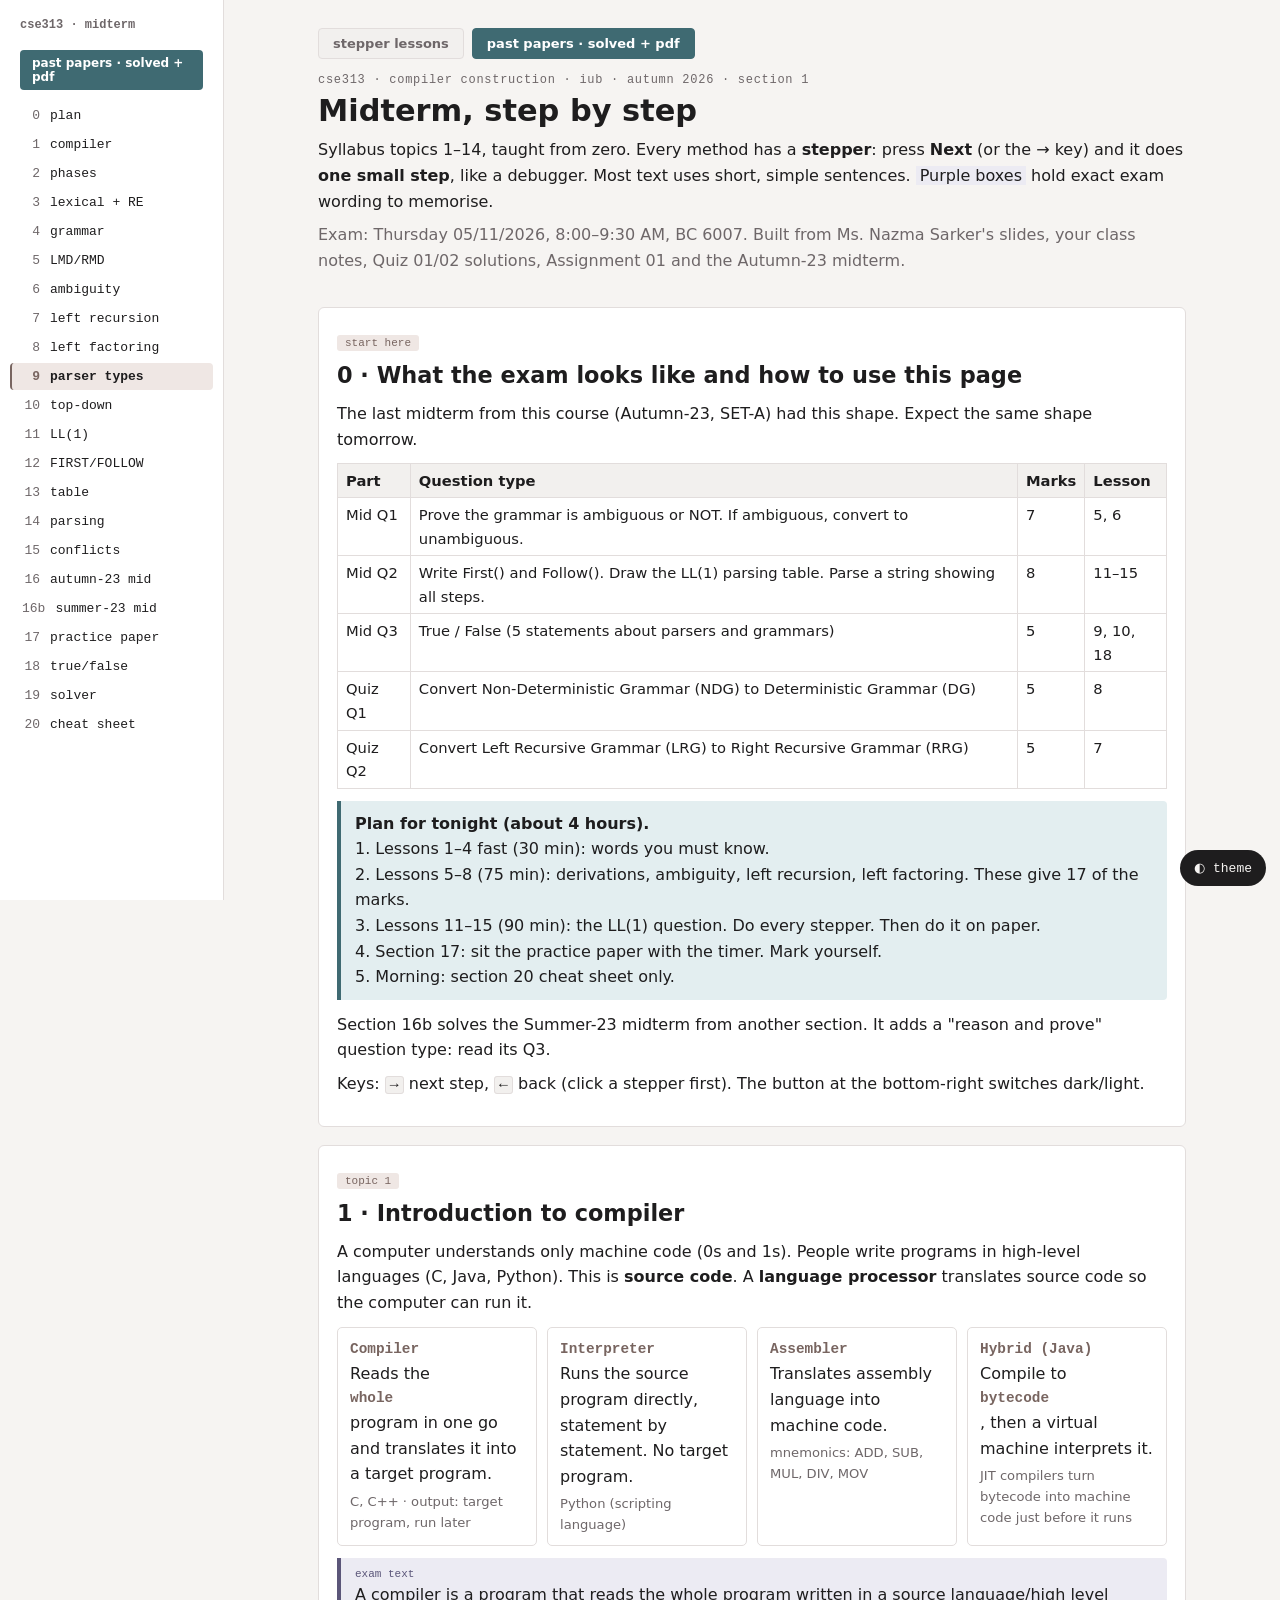
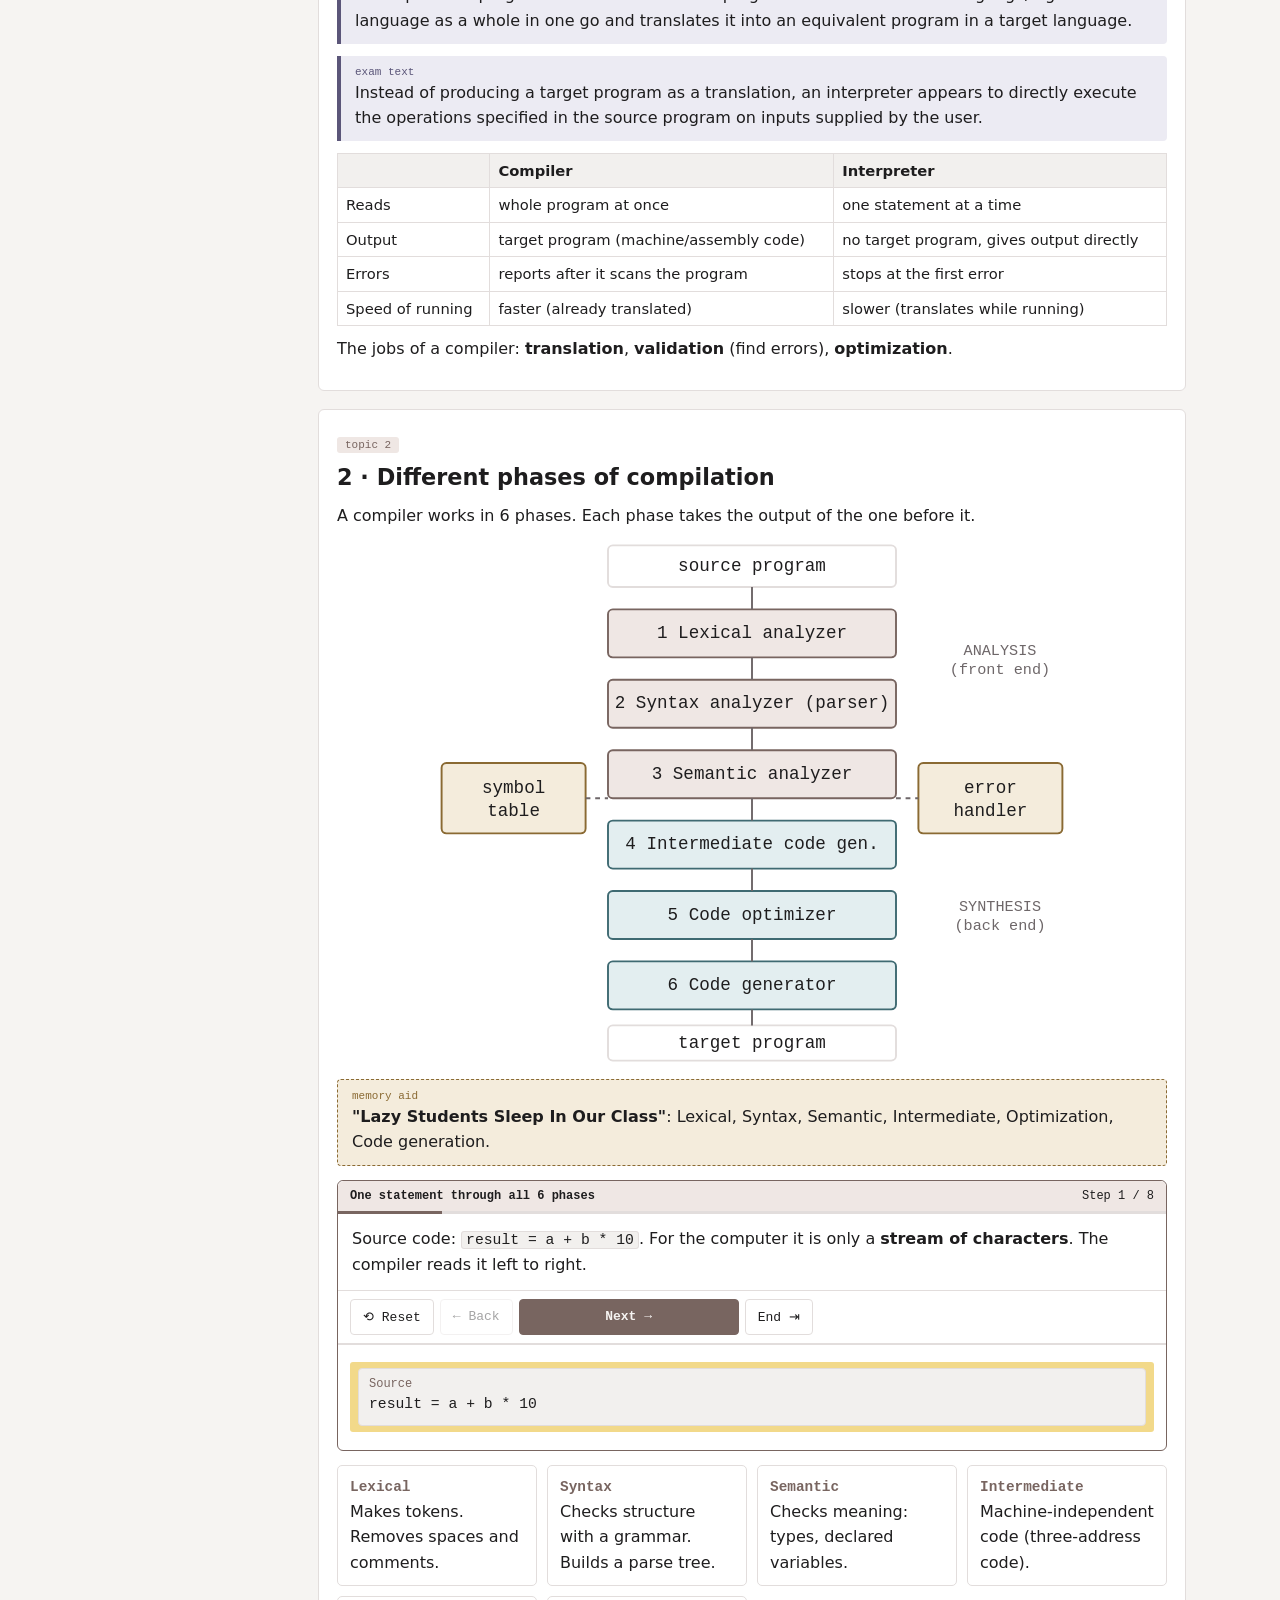
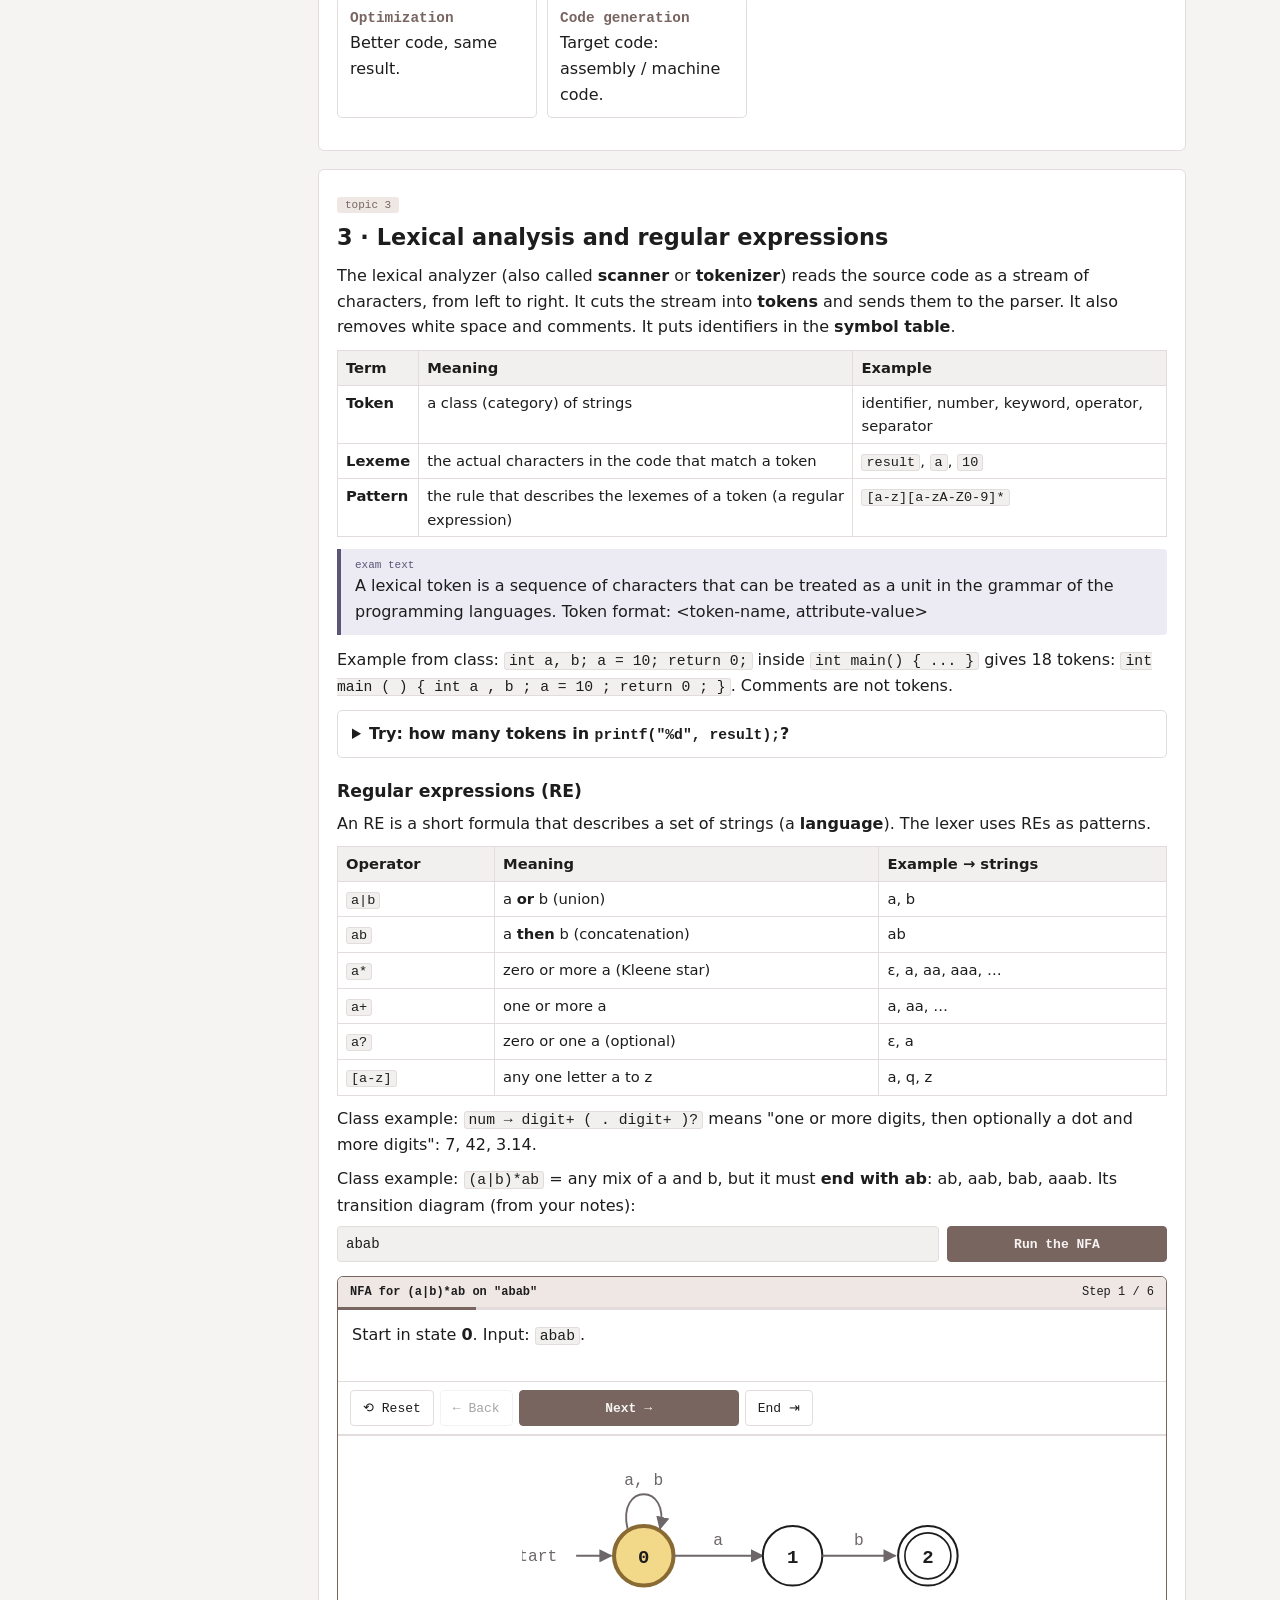
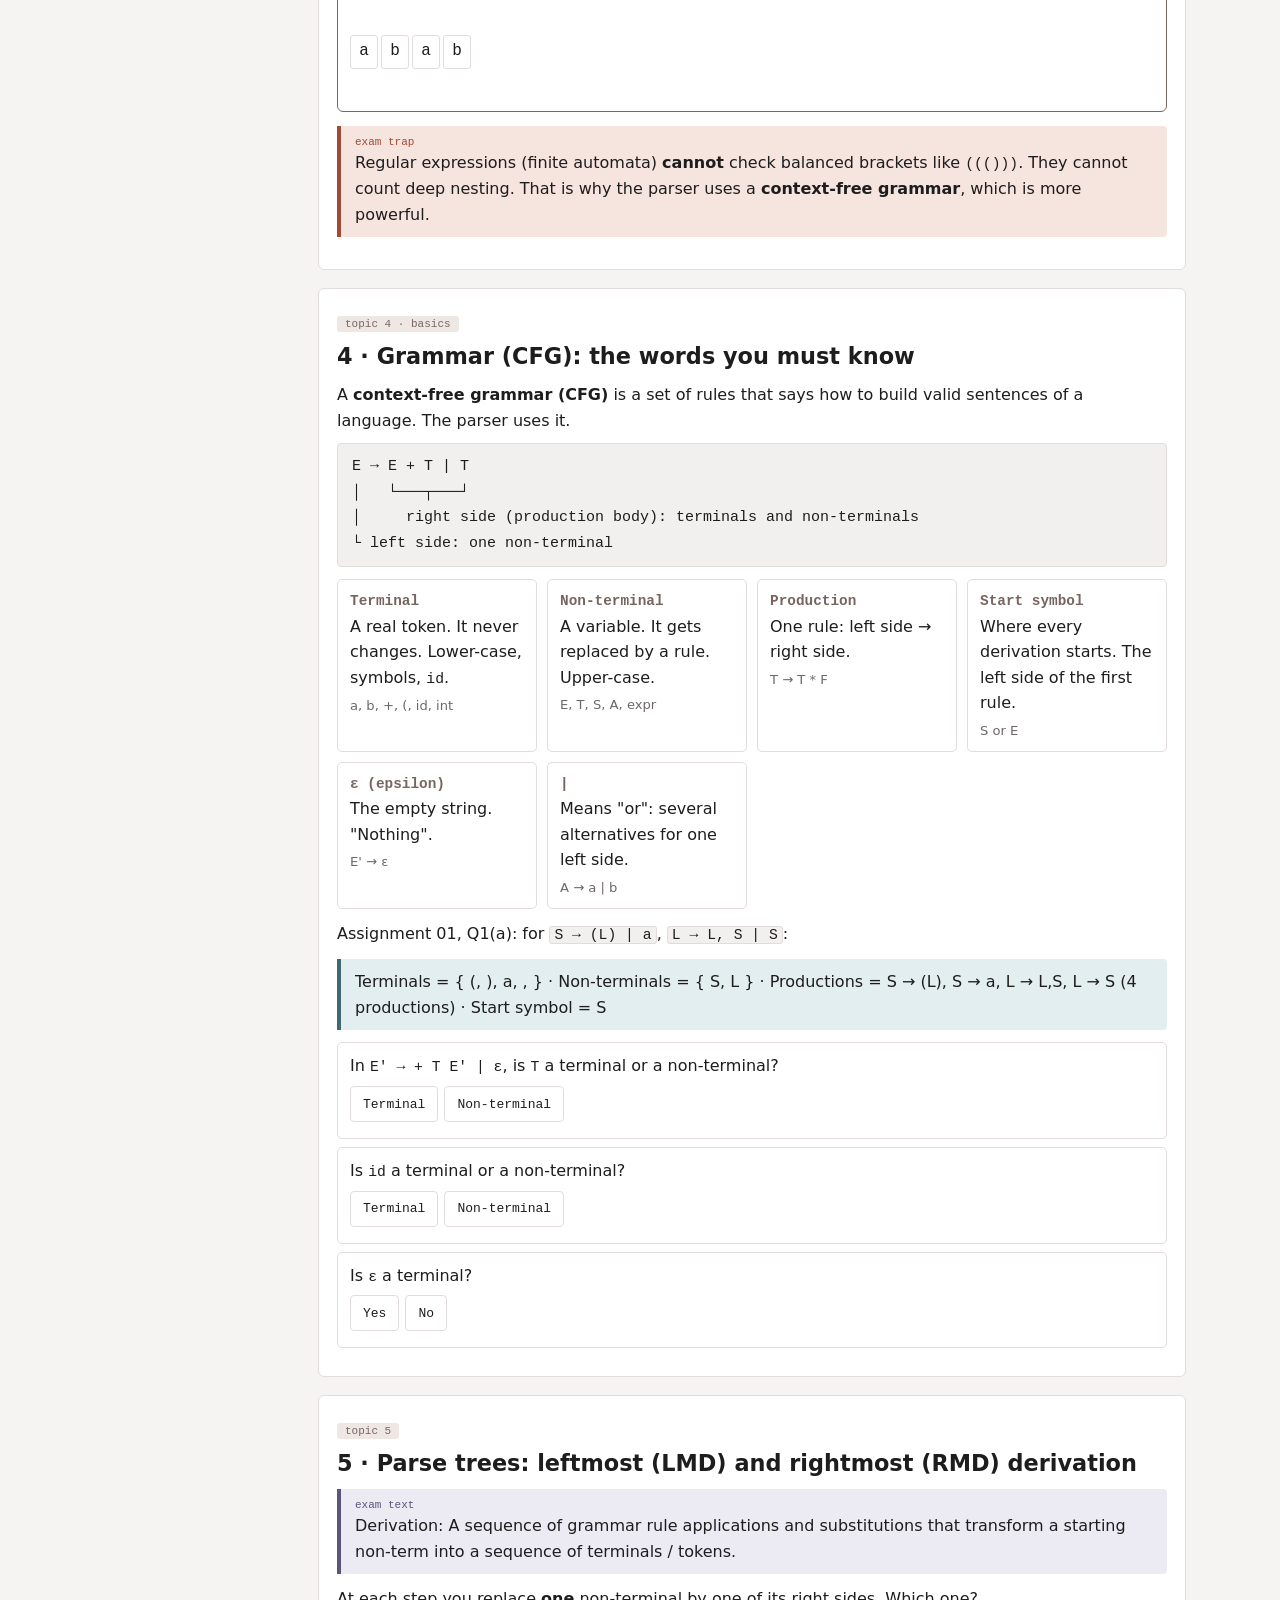
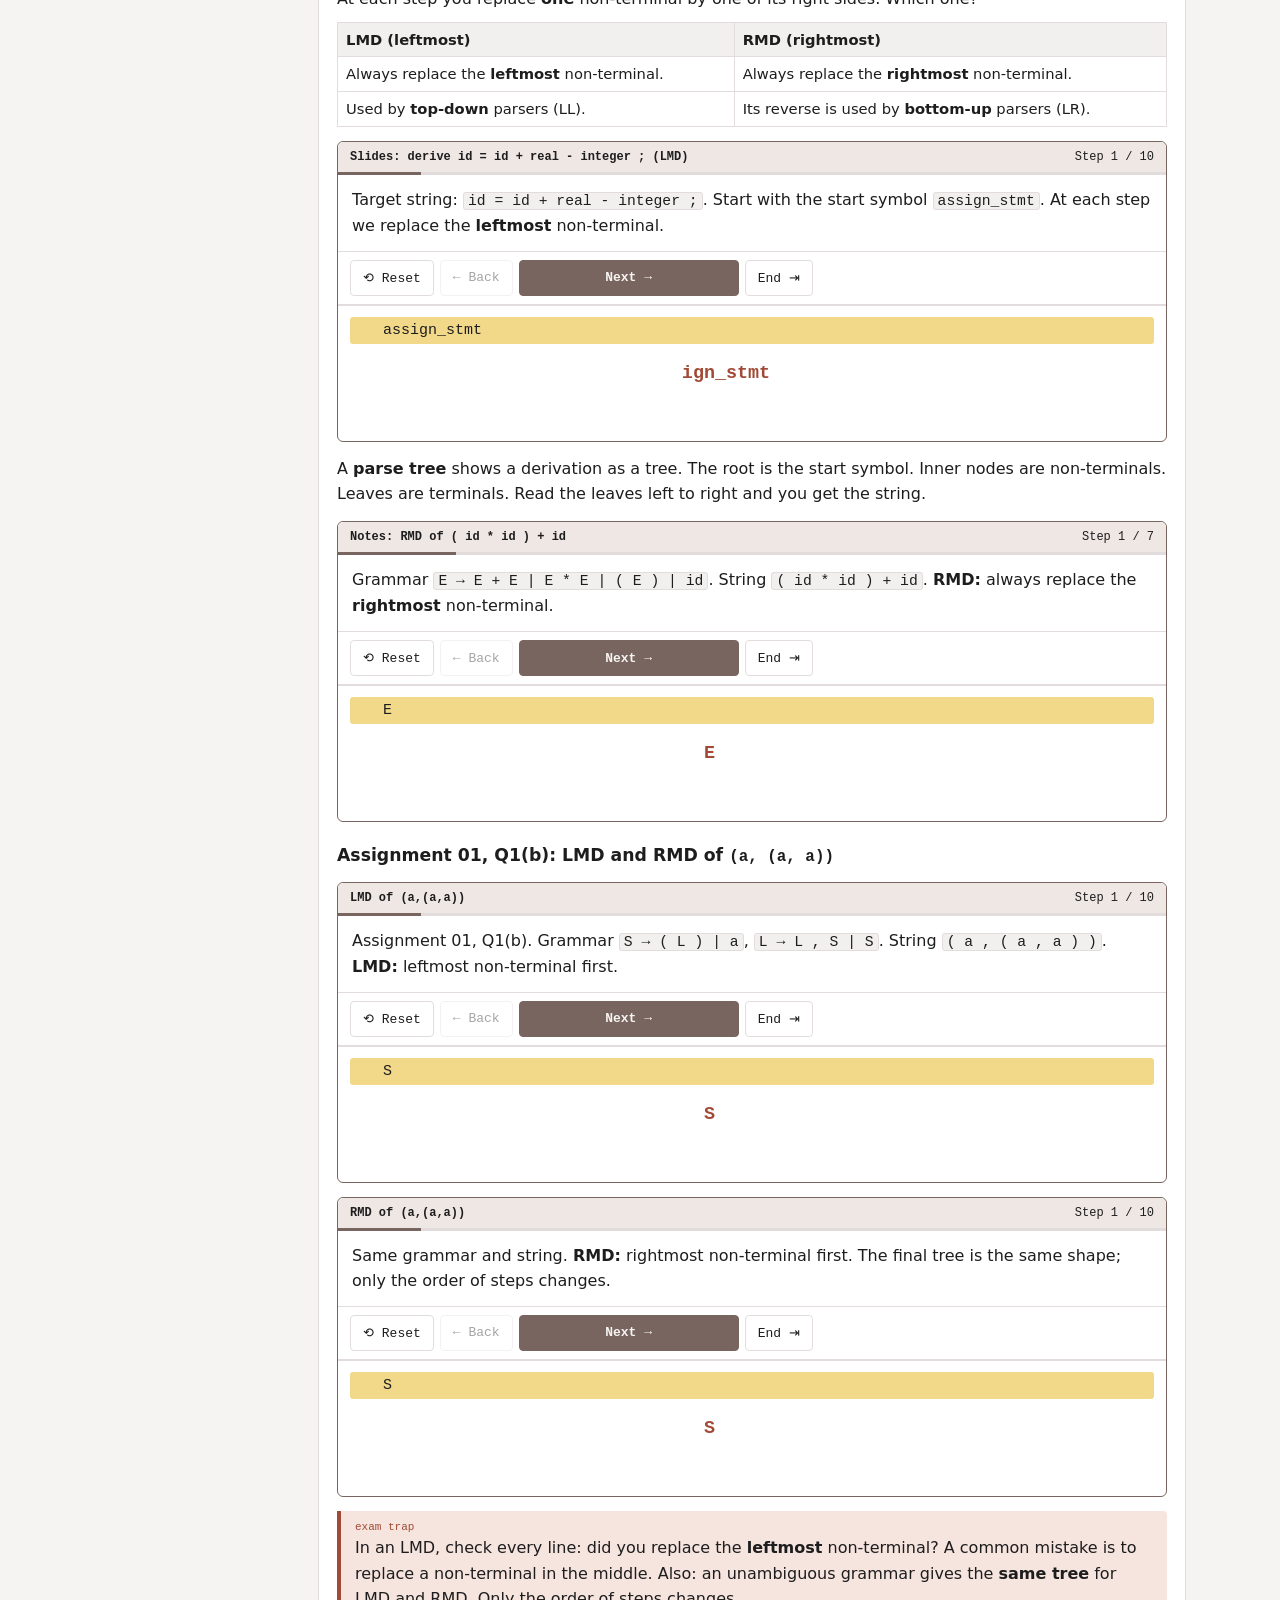
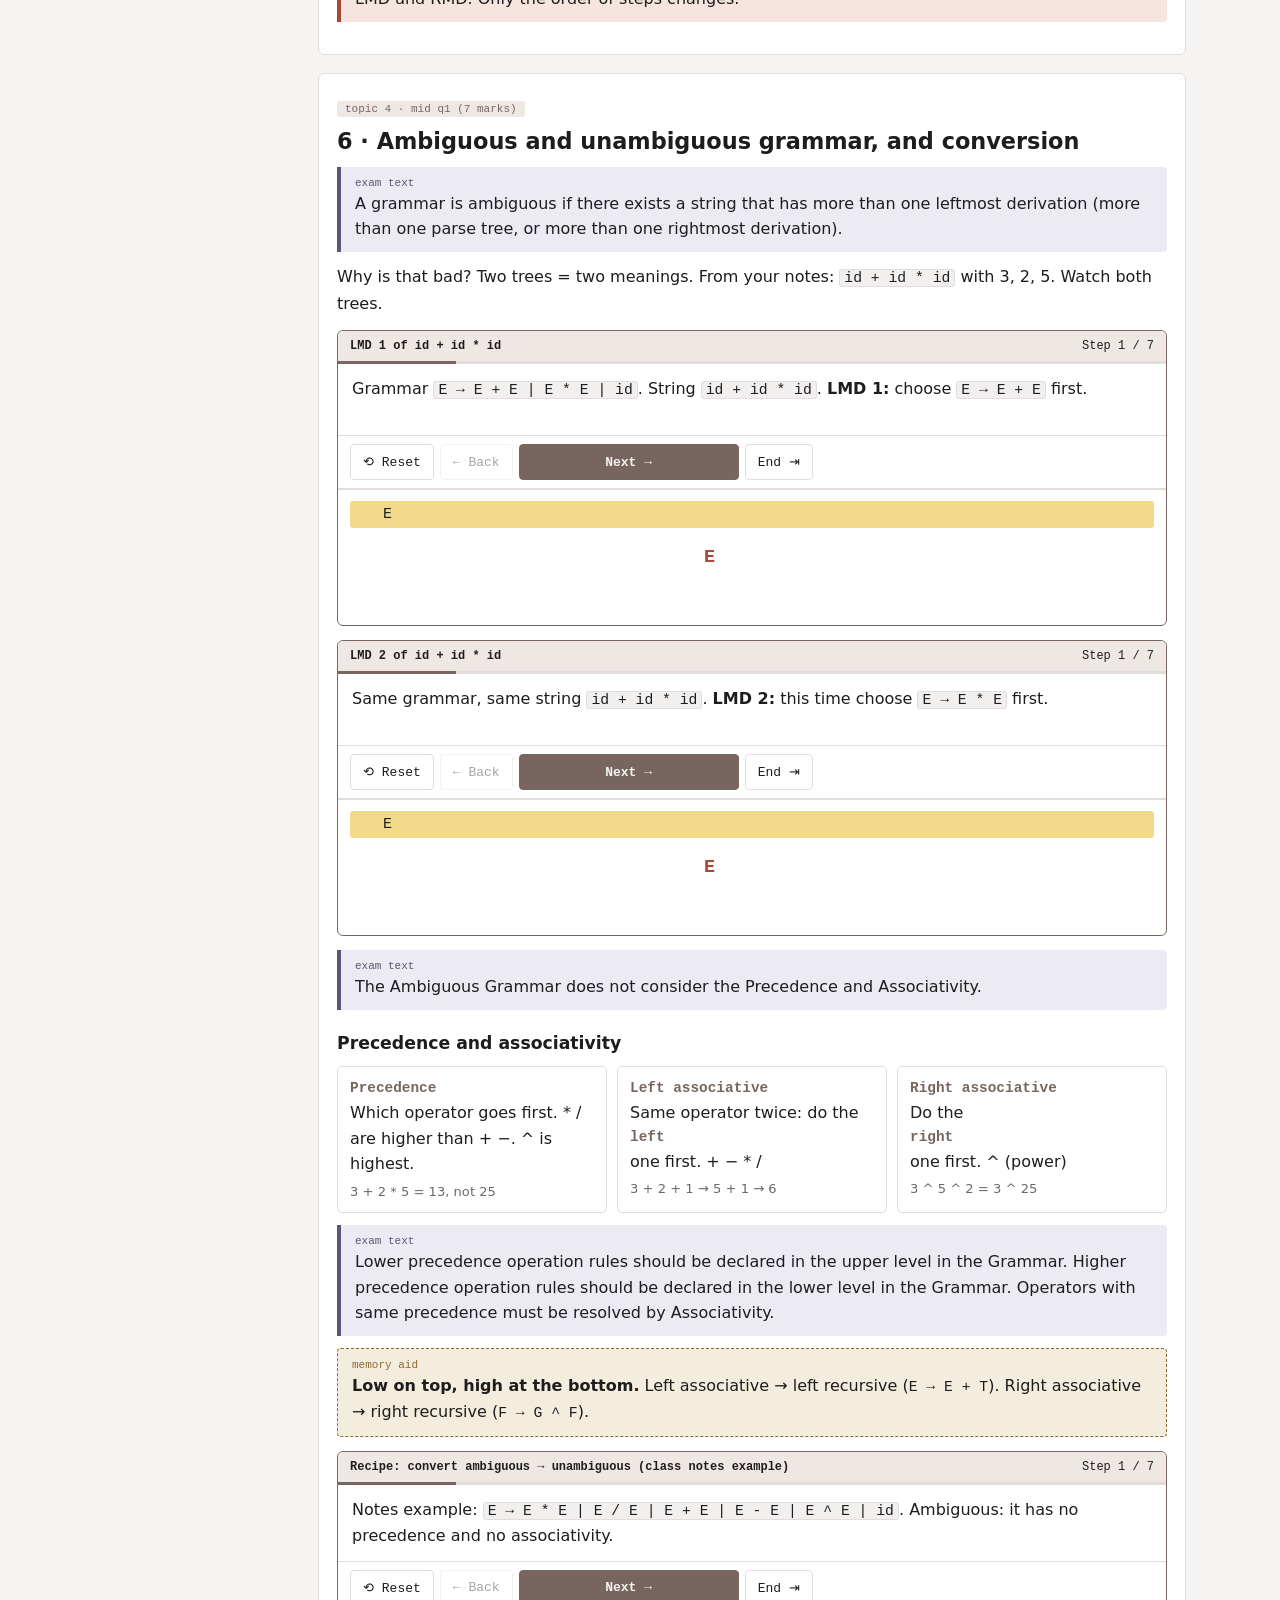
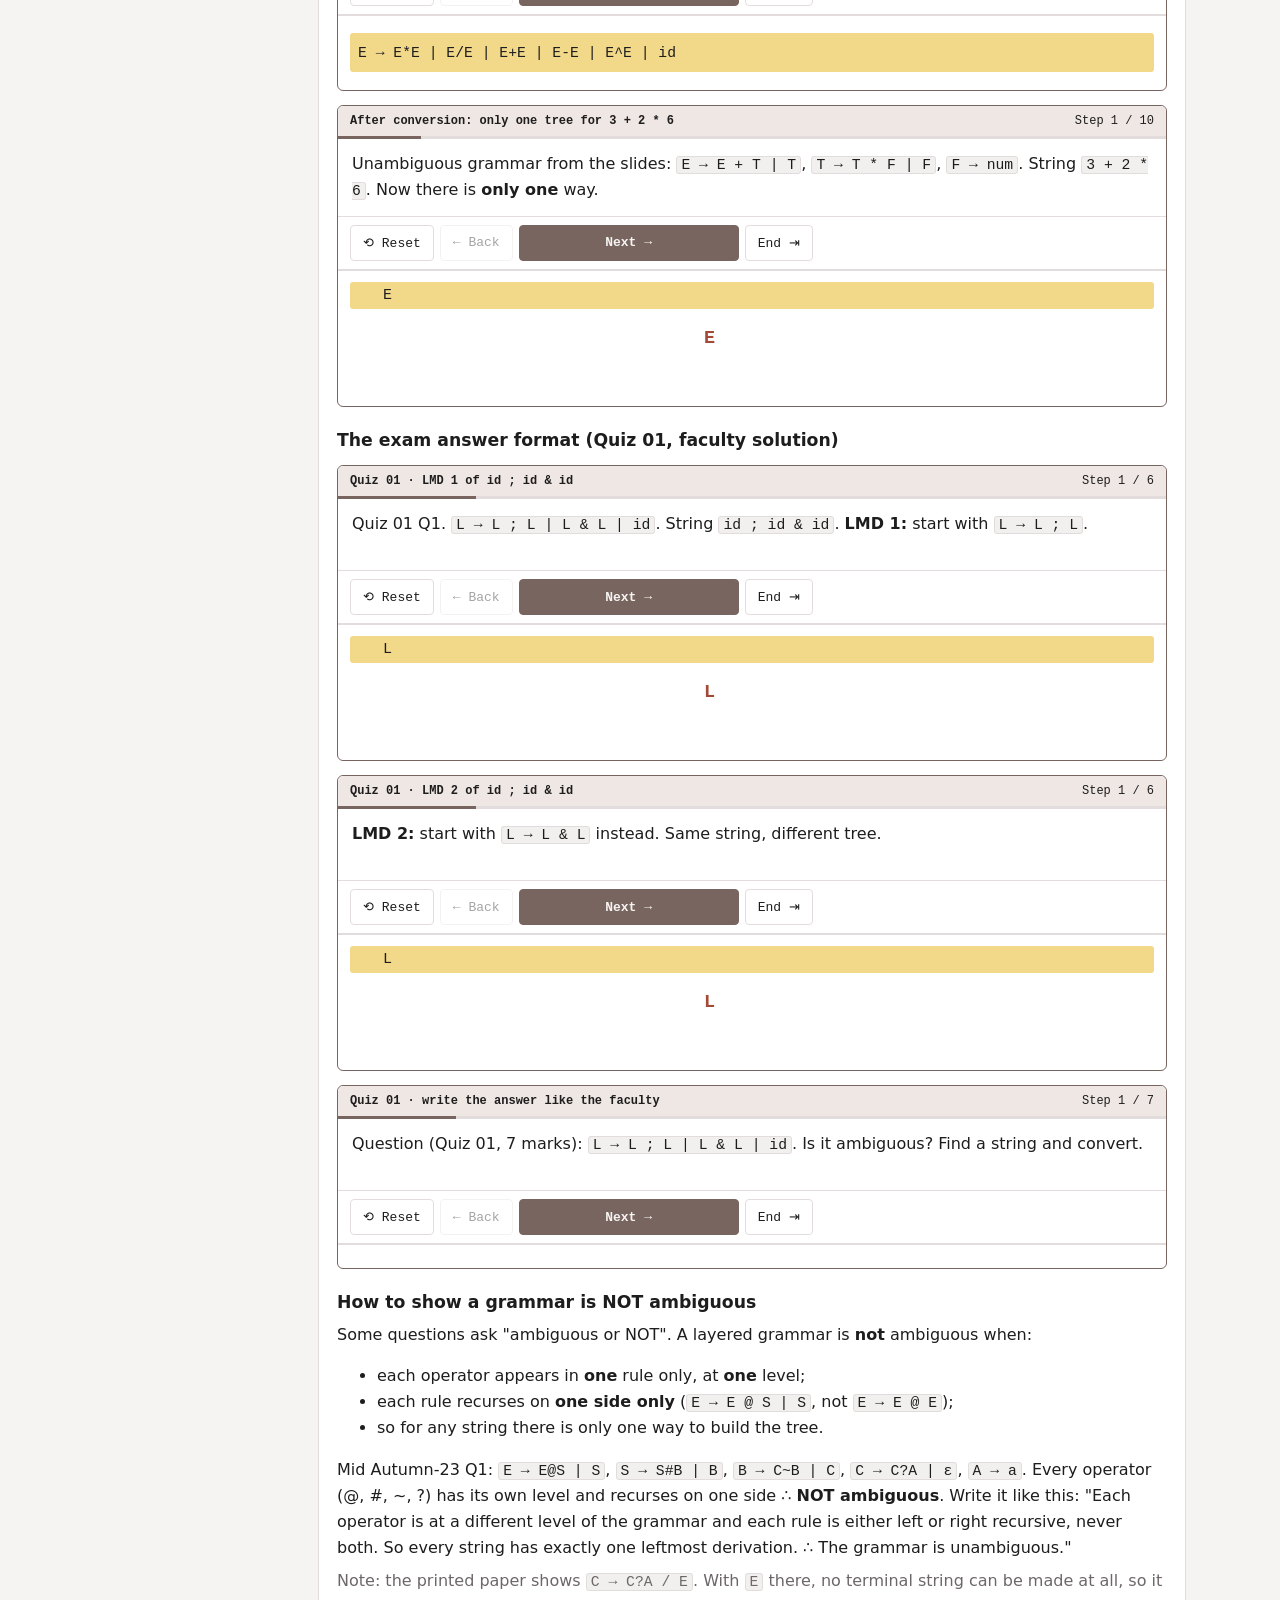
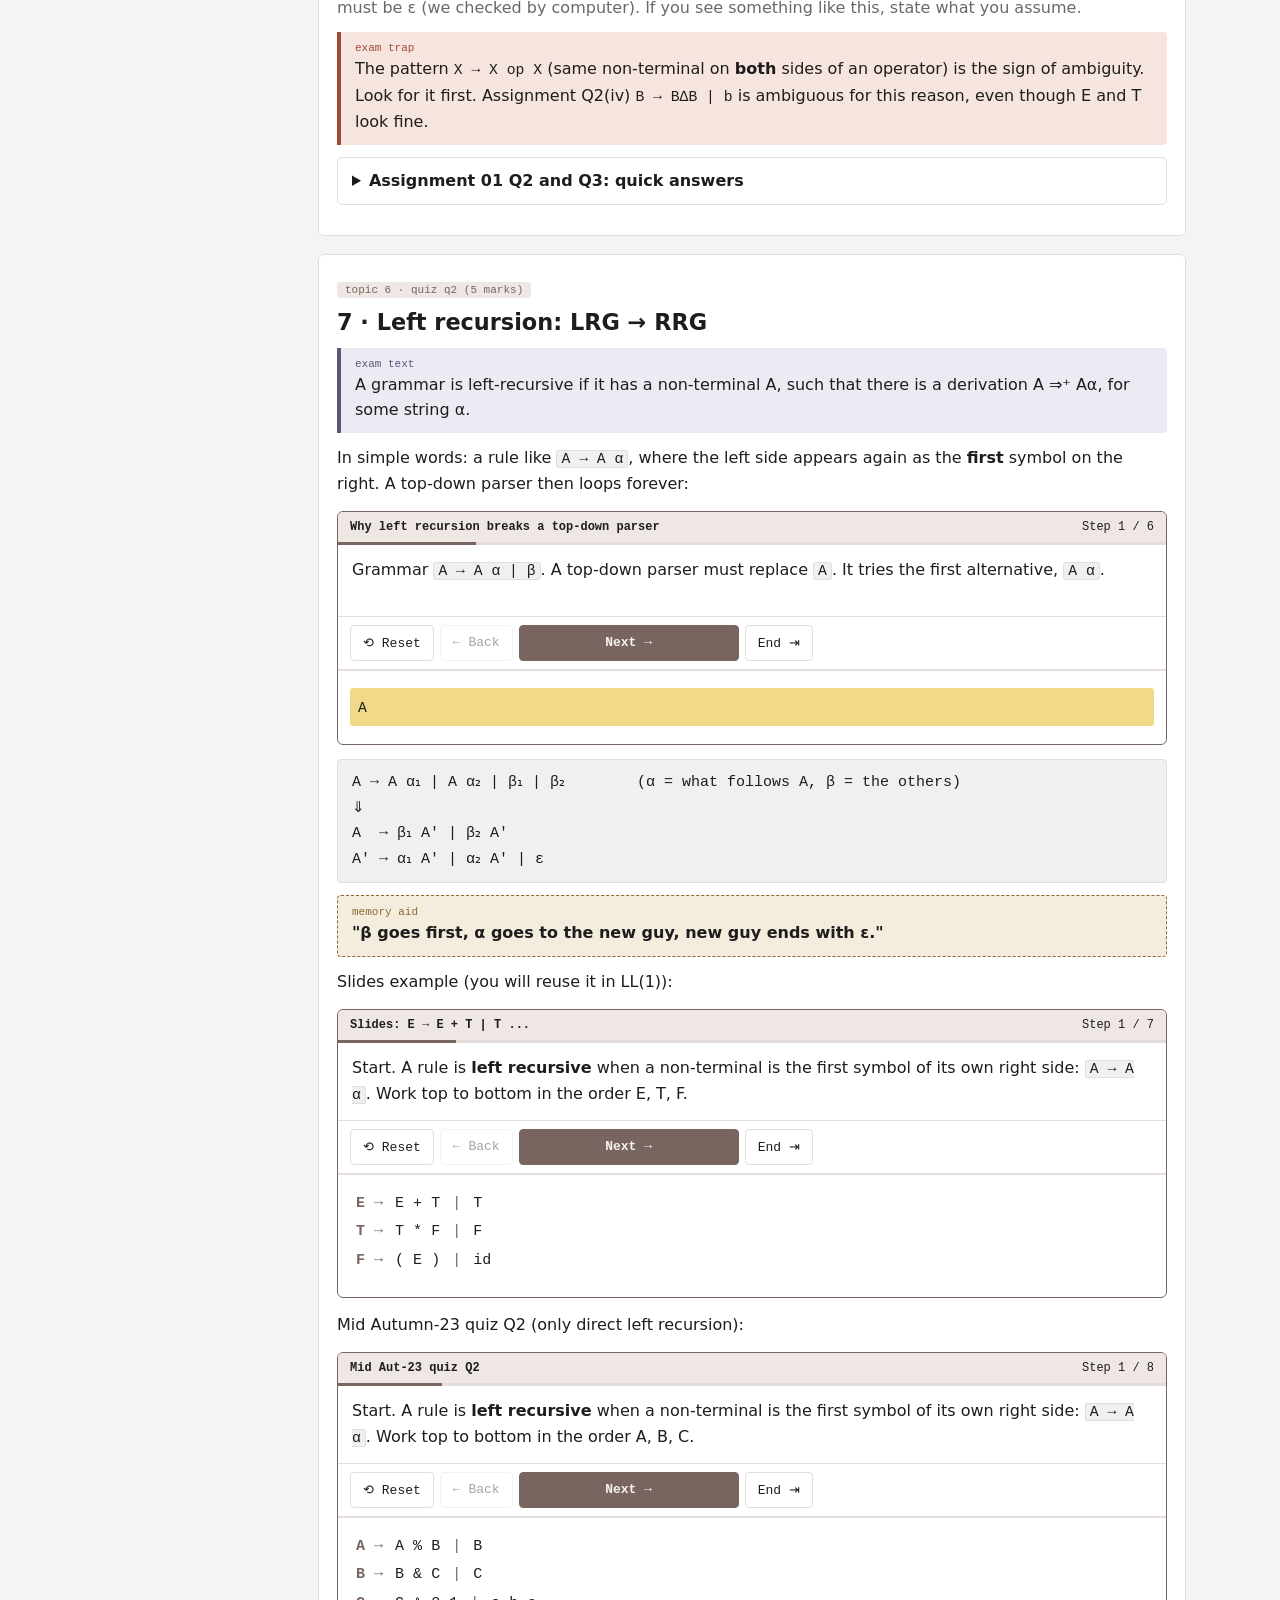
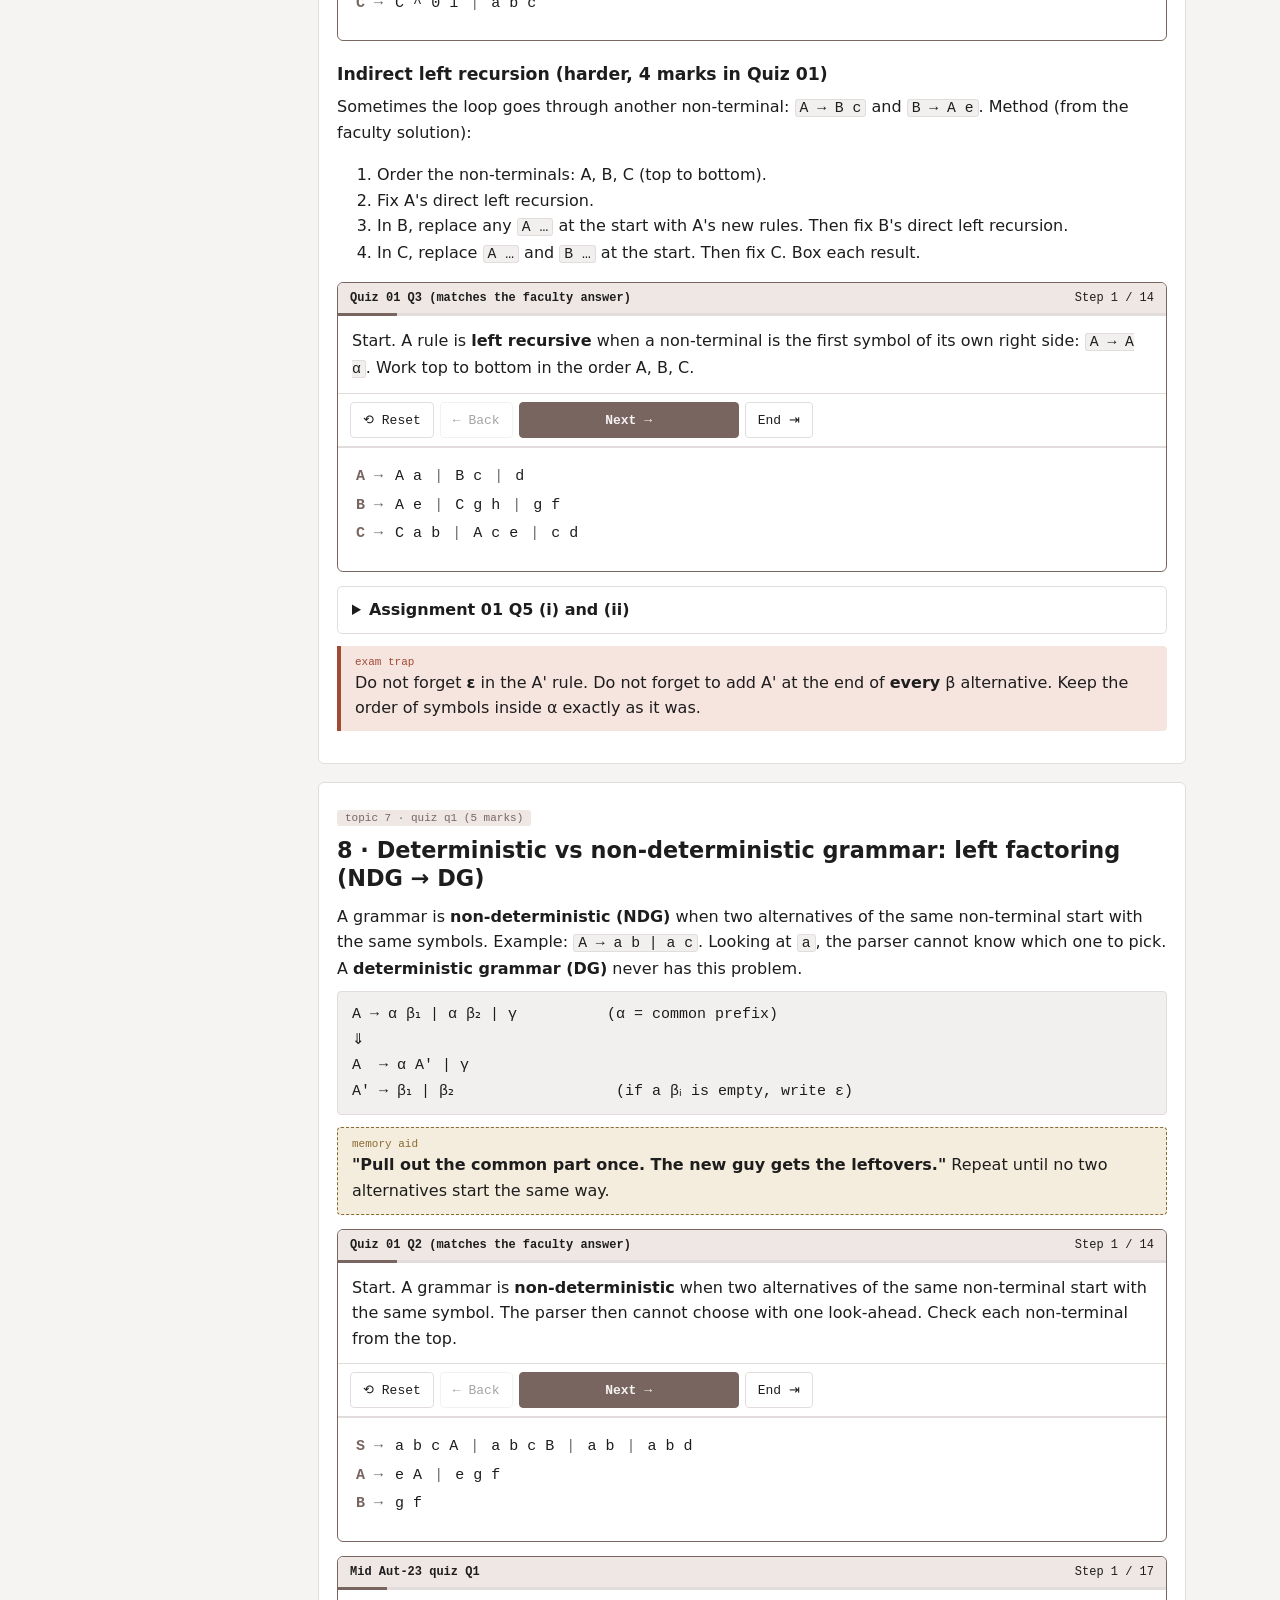
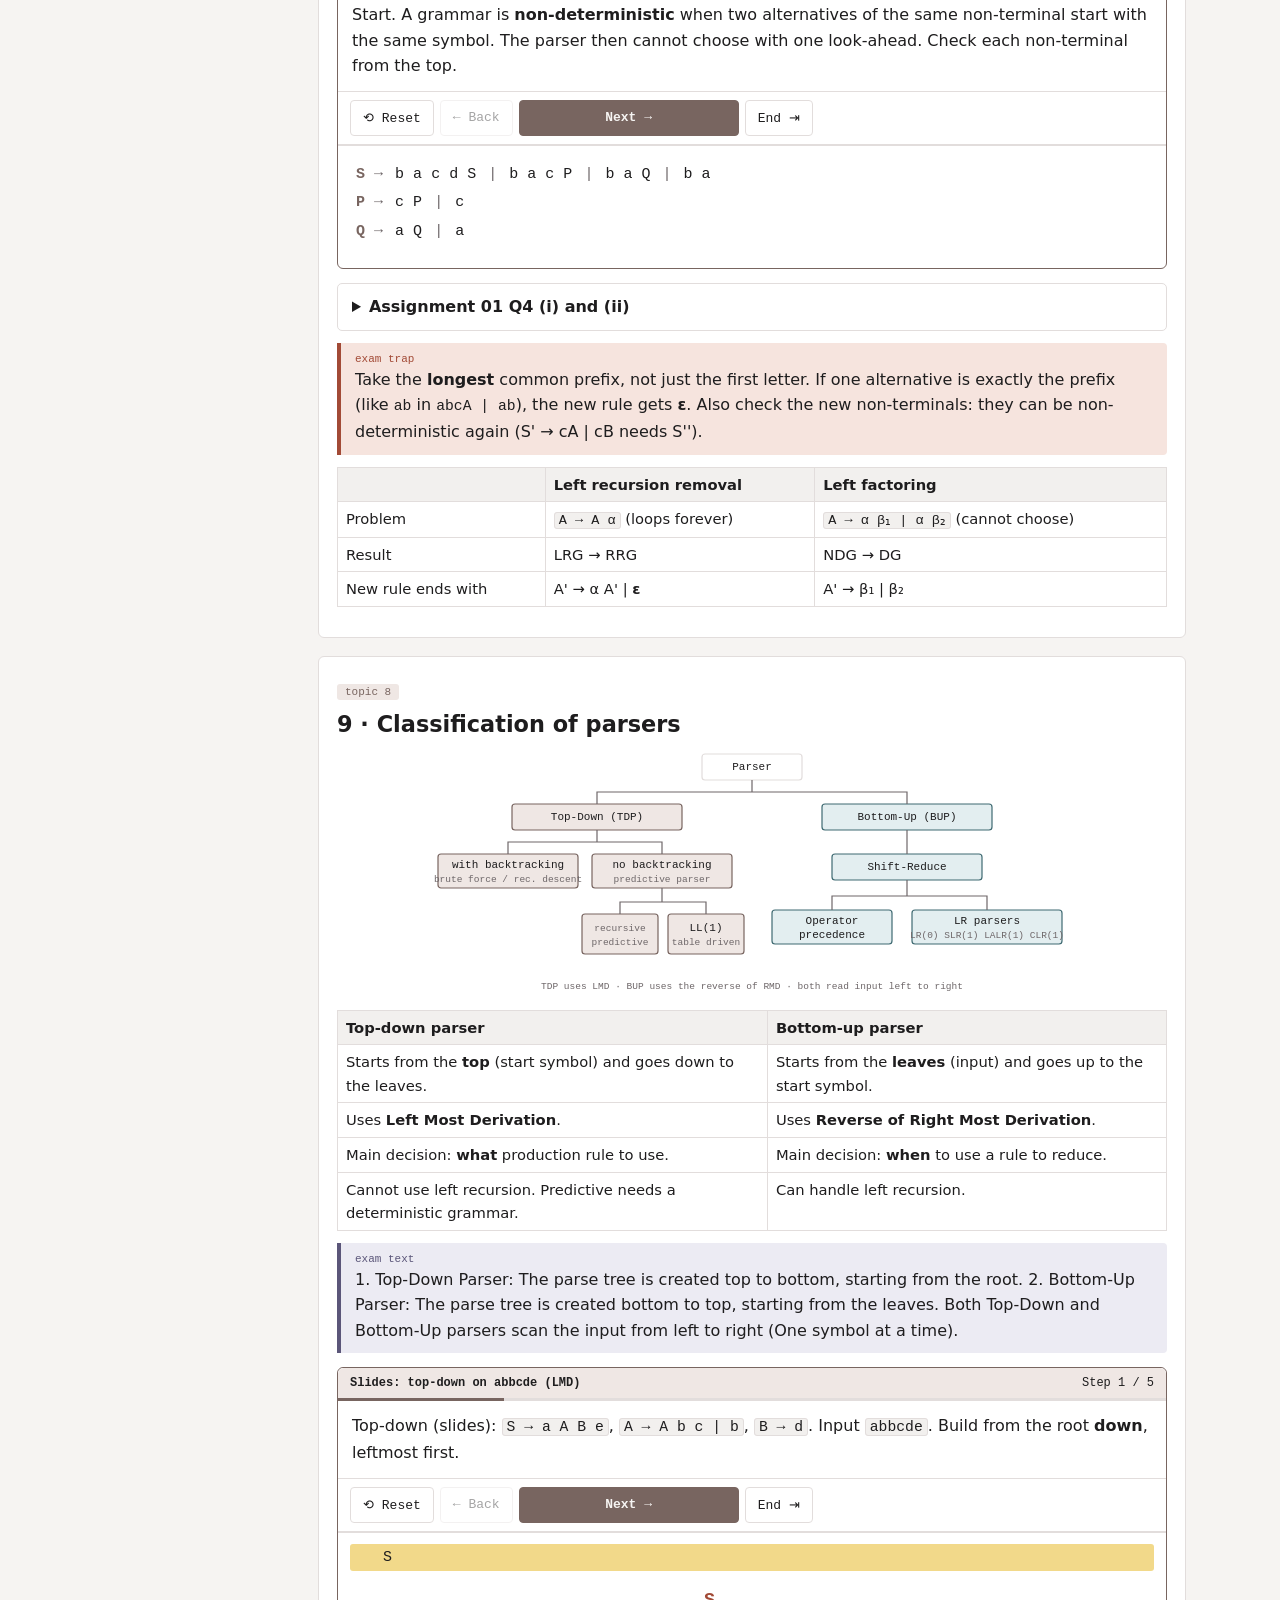
<file: index.html>
<!doctype html>
<html lang="en">
<head>
<meta charset="utf-8">
<meta name="viewport" content="width=device-width, initial-scale=1">
<title>CSE313 Midterm Stepper</title>
<meta name="description" content="Step-by-step CSE313 Compiler Construction midterm guide: ambiguity, left recursion, left factoring, FIRST/FOLLOW, LL(1) table and parsing.">
<style>
:root{
  --bg:#f6f4f2;--card:#ffffff;--ink:#1e1d1e;--muted:#6e6769;--line:#e2dddc;--soft:#f2f0ee;
  --rose:#786560;--rose-t:#efe7e4;--teal:#3f6a72;--teal-t:#e3eef0;--sand:#8a6a33;--sand-t:#f4ecdc;
  --clay:#a24a36;--clay-t:#f6e4de;--lav:#5b5679;--lav-t:#ecebf3;--hl:#f2d98a;--hl-ink:#1e1d1e;
  --mono:"JetBrains Mono",ui-monospace,"SF Mono",Menlo,Consolas,monospace;
  --sans:"Inter",ui-sans-serif,system-ui,-apple-system,"Segoe UI",Roboto,sans-serif;
}
@media (prefers-color-scheme:dark){:root:not([data-theme="light"]){
  --bg:#0c0b0c;--card:#141314;--ink:#e2dddc;--muted:#a9a3a4;--line:#2a2729;--soft:#1e1d1e;
  --rose:#c7b1ac;--rose-t:#2e2726;--teal:#a5bfc4;--teal-t:#1c2426;--sand:#d6c2a4;--sand-t:#2a251e;
  --clay:#d99a88;--clay-t:#33221e;--lav:#bbb8c8;--lav-t:#232129;--hl:#5d4e2b;--hl-ink:#fafcfb;}}
:root[data-theme="dark"]{
  --bg:#0c0b0c;--card:#141314;--ink:#e2dddc;--muted:#a9a3a4;--line:#2a2729;--soft:#1e1d1e;
  --rose:#c7b1ac;--rose-t:#2e2726;--teal:#a5bfc4;--teal-t:#1c2426;--sand:#d6c2a4;--sand-t:#2a251e;
  --clay:#d99a88;--clay-t:#33221e;--lav:#bbb8c8;--lav-t:#232129;--hl:#5d4e2b;--hl-ink:#fafcfb;}
*{box-sizing:border-box}
html{scroll-behavior:smooth;scroll-padding-top:64px}
body{margin:0;background:var(--bg);color:var(--ink);font:16px/1.6 var(--sans);-webkit-text-size-adjust:100%}
.wrap{max-width:900px;margin:0 auto;padding:0 16px 80px}
header.top{padding:28px 0 8px}
header.top .kicker{font:12px var(--mono);color:var(--muted);letter-spacing:.06em;text-transform:lowercase}
h1{font:700 1.9rem/1.2 var(--sans);margin:6px 0 8px}
h2{font:700 1.4rem/1.25 var(--sans);margin:4px 0 12px}
h3{font:600 1.08rem/1.3 var(--sans);margin:22px 0 8px}
h4{font:600 1rem var(--sans);margin:16px 0 6px}
h5{font:600 .92rem var(--mono);margin:14px 0 6px;color:var(--rose)}
p{margin:8px 0}
code,.mono{font-family:var(--mono);font-size:.92em}
p code,li code,td code,.st-msg code{background:var(--soft);border:1px solid var(--line);padding:0 4px;border-radius:3px}
.muted{color:var(--muted)}
.bad{color:var(--clay)}
a{color:var(--teal)}
section.card{background:var(--card);border:1px solid var(--line);border-radius:6px;padding:20px 18px;margin:18px 0}
.tag{display:inline-block;font:11px var(--mono);color:var(--rose);background:var(--rose-t);padding:2px 8px;border-radius:3px;margin-bottom:6px;text-transform:lowercase}
.exact{border-left:4px solid var(--lav);background:var(--lav-t);padding:10px 14px;margin:12px 0;border-radius:0 4px 4px 0}
.exact::before{content:"exam text";display:block;font:11px var(--mono);color:var(--lav);margin-bottom:2px}
.key{border-left:4px solid var(--teal);background:var(--teal-t);padding:10px 14px;margin:12px 0;border-radius:0 4px 4px 0}
.warnbox{border-left:4px solid var(--clay);background:var(--clay-t);padding:10px 14px;margin:12px 0;border-radius:0 4px 4px 0}
.warnbox::before{content:"exam trap";display:block;font:11px var(--mono);color:var(--clay);margin-bottom:2px}
.memo{border:1px dashed var(--sand);background:var(--sand-t);padding:10px 14px;margin:12px 0;border-radius:4px}
.memo::before{content:"memory aid";display:block;font:11px var(--mono);color:var(--sand);margin-bottom:2px}
.tscroll{overflow-x:auto;margin:10px 0}
table{border-collapse:collapse;font-size:.92rem}
th,td{border:1px solid var(--line);padding:5px 8px;text-align:left;vertical-align:top}
thead th{background:var(--soft);font-weight:600}
table.cmp{width:100%}
.grid{display:grid;grid-template-columns:repeat(auto-fit,minmax(190px,1fr));gap:10px;margin:12px 0}
.mini-card{border:1px solid var(--line);border-radius:5px;padding:10px 12px;background:var(--card)}
.mini-card b{display:block;font-family:var(--mono);font-size:.9rem;color:var(--rose)}
.mini-card small{display:block;color:var(--muted);font-size:.82rem;margin-top:4px}
.flow{display:flex;flex-wrap:wrap;align-items:center;gap:6px;margin:10px 0}
.flow span{font:12px var(--mono);border:1px solid var(--line);background:var(--soft);padding:4px 8px;border-radius:3px}
.flow i{font-style:normal;color:var(--muted)}
.formula{font:15px/1.7 var(--mono);background:var(--soft);border:1px solid var(--line);border-radius:4px;padding:10px 14px;margin:10px 0;overflow-x:auto;white-space:pre}
details.ex{border:1px solid var(--line);border-radius:5px;margin:10px 0;background:var(--card)}
details.ex>summary{cursor:pointer;padding:10px 14px;font-weight:600}
details.ex[open]>summary{border-bottom:1px solid var(--line)}
details.ex>*:not(summary){margin-left:14px;margin-right:14px}
details.ex>.stepper{margin:12px 10px}
/* stepper */
.stepper{border:1px solid var(--rose);border-radius:6px;margin:14px 0;background:var(--card)}
.st-sticky{position:sticky;top:49px;z-index:5;background:var(--card);border-radius:6px 6px 0 0;box-shadow:0 1px 0 var(--line)}
.st-head{border-radius:6px 6px 0 0;display:flex;justify-content:space-between;gap:8px;padding:8px 12px;background:var(--rose-t);font:12px var(--mono)}
.st-title{font-weight:600}
.st-bar{height:3px;background:var(--line)}.st-bar i{display:block;height:100%;background:var(--rose);transition:width .2s}
.st-msg{padding:12px 14px;min-height:72px;max-height:34vh;overflow-y:auto;font-size:1rem;border-bottom:1px solid var(--line)}
.st-msg.msg-bad{background:var(--clay-t)}.st-msg.msg-good{background:var(--teal-t)}
.phase{display:inline-block;font:11px var(--mono);background:var(--ink);color:var(--bg);padding:1px 7px;border-radius:3px;margin-right:8px}
.st-ctl{display:flex;gap:6px;padding:8px 12px;flex-wrap:wrap;border-bottom:1px solid var(--line)}
button{white-space:nowrap;font:13px var(--mono);border:1px solid var(--line);background:var(--card);color:var(--ink);padding:7px 12px;border-radius:4px;cursor:pointer;min-height:36px}
button:hover:not(:disabled){border-color:var(--rose)}
button:disabled{opacity:.4;cursor:default}
button.primary{background:var(--rose);color:var(--bg);border-color:var(--rose);font-weight:600;flex:1;max-width:220px}
.st-view{padding:12px;overflow-x:auto}
/* grammar */
.gram{font:15px/1.9 var(--mono);margin:4px 0 10px}
.gline{padding:0 6px;border-radius:3px;white-space:nowrap}
.gline.g-focus{background:var(--soft)}
.gline.g-new{background:var(--teal-t)}
.lhs{font-weight:700;color:var(--rose)}.arr,.bar{color:var(--muted)}
.alt{padding:1px 3px;border-radius:3px}
.alt-on{background:var(--hl);color:var(--hl-ink);outline:1px solid var(--sand)}
.s.sym-on{text-decoration:underline 2px;font-weight:700}
.s.sym-look{border-bottom:2px dotted currentColor}
.rn{font-size:.7em;color:var(--muted);margin-right:2px}
table.sets{font-family:var(--mono);font-size:.9rem}
table.sets th{background:var(--soft);white-space:nowrap}
tr.row-focus th,tr.row-focus td{background:var(--sand-t)}
tr.row-done td{background:var(--teal-t)}
.chip{display:inline-block;padding:0 3px;border-radius:3px}
.chip-new{background:var(--hl);color:var(--hl-ink);font-weight:700}
.two{display:grid;grid-template-columns:1fr 1fr;gap:12px}
.lbl{font:11px var(--mono);color:var(--muted);margin:10px 0 4px;text-transform:lowercase}
table.ll1,table.ff{font-family:var(--mono);font-size:.82rem}
table.ll1 td{min-width:58px;white-space:nowrap}
table.ll1 .tr{display:block}
td.cell-on{background:var(--hl);color:var(--hl-ink)}
td.cell-bad{background:var(--clay-t);outline:2px solid var(--clay)}
td.cell-look{outline:2px solid var(--teal);background:var(--teal-t)}
.err{color:var(--muted);font-size:.85em}
/* parse view */
.buf,.stk,.hist{display:flex;flex-wrap:wrap;gap:3px;font-family:var(--mono)}
.tok,.cell{border:1px solid var(--line);padding:3px 8px;border-radius:3px;min-width:28px;text-align:center;background:var(--card)}
.tok-used{opacity:.35}
.tok-la{background:var(--teal-t);border-color:var(--teal);font-weight:700;position:relative}
.tok-la::after{content:"↑ LA";position:absolute;left:50%;transform:translateX(-50%);top:100%;font-size:10px;color:var(--teal)}
.buf{margin-bottom:30px}
.cell-top{background:var(--sand-t);border-color:var(--sand);font-weight:700}
.hc{display:flex;flex-direction:column;align-items:center;border:1px solid var(--line);border-radius:3px;min-width:34px;padding:2px 4px;background:var(--card)}
.hc .hs{font-weight:600}
.hc-pop .hs{text-decoration:line-through;text-decoration-color:var(--clay)}
.hc .hn{font-size:11px;color:var(--clay);min-height:14px}
.hc .hr{font-size:9.5px;color:var(--muted);white-space:nowrap}
.hc-new{background:var(--hl);color:var(--hl-ink)}
details.mini{margin:10px 0;font-size:.9rem}
details.mini summary{cursor:pointer;font:12px var(--mono);color:var(--muted)}
/* tree */
svg.tree{display:block;width:100%;height:auto;margin:8px auto}
svg.tree .edge{stroke:var(--muted);stroke-width:1.2}
svg.tree .edge-new{stroke:var(--sand);stroke-width:2.2}
svg.tree .node{font:600 14px var(--mono);text-anchor:middle;dominant-baseline:middle;fill:var(--ink)}
svg.tree .n-nt{fill:var(--rose)}
svg.tree .n-eps{fill:var(--muted);font-style:italic}
svg.tree .n-match{fill:var(--teal)}
svg.tree .n-new{fill:var(--clay);font-size:16px}
svg.tree .nval{font:11px var(--mono);fill:var(--sand)}
/* derivation */
.deriv{font:15px/1.8 var(--mono)}
.dl{padding:0 6px;border-radius:3px}.dl-new{background:var(--hl);color:var(--hl-ink)}
.nview .nb{margin:6px 0;padding:6px 8px;border-radius:3px}
.nb-new{background:var(--hl);color:var(--hl-ink)}
.phase-box{display:flex;flex-direction:column;gap:2px;border:1px solid var(--line);border-radius:4px;padding:8px 10px;background:var(--soft)}
.phase-box b{font:12px var(--mono);color:var(--rose)}
.final-box{font:14px/1.8 var(--mono);border:2px solid var(--teal);border-radius:4px;padding:8px 12px;display:inline-block;background:var(--teal-t);margin:6px 0}
/* svg diagrams */
svg.dia{width:100%;height:auto;max-width:640px;display:block;margin:10px auto}
svg .bx{fill:var(--card);stroke:var(--line);stroke-width:1.2}
svg .bx-a{fill:var(--rose-t);stroke:var(--rose)}
svg .bx-b{fill:var(--teal-t);stroke:var(--teal)}
svg .bx-c{fill:var(--sand-t);stroke:var(--sand)}
svg .tx{font:11px var(--mono);fill:var(--ink);text-anchor:middle;dominant-baseline:middle}
svg .tx-s{font:9.5px var(--mono);fill:var(--muted);text-anchor:middle;dominant-baseline:middle}
svg .ln{stroke:var(--muted);stroke-width:1.2;fill:none}
svg.nfa{width:100%;max-width:460px;display:block;margin:6px auto}
svg.nfa .st{fill:var(--card);stroke:var(--ink);stroke-width:1.5}
svg.nfa .st.st-on{fill:var(--hl);stroke:var(--sand);stroke-width:3}
svg.nfa .st2{fill:none;stroke:var(--ink);stroke-width:1.2}
svg.nfa .stl{font:600 14px var(--mono);fill:var(--ink);text-anchor:middle}
svg.nfa .lab{font:12px var(--mono);fill:var(--muted);text-anchor:middle}
svg.nfa .arrow{stroke:var(--muted);stroke-width:1.4;fill:none}
svg .ahead{fill:var(--muted)}
/* classifier */
.cls{border:1px solid var(--line);border-radius:5px;padding:10px 12px;margin:8px 0}
.cls .q{margin-bottom:6px}
.cls button{margin-right:6px}
.cls button.ok{background:var(--teal-t);border-color:var(--teal)}
.cls button.no{background:var(--clay-t);border-color:var(--clay)}
.fb{margin-top:6px;font-size:.92rem}
.fb-ok{color:var(--teal)}.fb-no{color:var(--clay)}
/* practice paper */
.paper{border:2px solid var(--ink);border-radius:4px;padding:16px;background:var(--card)}
.paper .phead{text-align:center;font-family:var(--mono);font-size:.9rem;border-bottom:1px solid var(--line);padding-bottom:8px;margin-bottom:10px}
.pq{border-top:1px dashed var(--line);padding:12px 0}
.pq .marks{float:right;font:12px var(--mono);color:var(--muted)}
.pq-score{font:600 13px var(--mono);color:var(--teal)}
.scheme{background:var(--soft);border-radius:4px;padding:8px 12px;margin:8px 0;font-size:.92rem}
.scheme label{display:block;cursor:pointer;padding:2px 0}
.timer{z-index:25;display:flex;gap:8px;align-items:center;flex-wrap:wrap;background:var(--card);border:1px solid var(--line);border-radius:5px;padding:8px 12px;margin:10px 0}
#pp-time{font:700 1.4rem var(--mono)}#pp-time.low{color:var(--clay)}
.total{font:700 1.1rem var(--mono)}
.ans{font-size:.95rem}
.ans .concl{border-top:1px solid var(--line);padding-top:8px}
/* playground */
textarea,input[type=text],select{font:14px var(--mono);width:100%;background:var(--soft);color:var(--ink);border:1px solid var(--line);border-radius:4px;padding:8px}
textarea{min-height:140px}
.row{display:flex;gap:8px;flex-wrap:wrap;margin:8px 0}.row>*{flex:1 1 200px}
.loadrow{display:flex;gap:6px;flex-wrap:wrap;margin:8px 0}.loadrow button{font-size:11px;padding:5px 8px;min-height:30px}
#theme{position:fixed;right:14px;bottom:14px;z-index:30;border-radius:999px;padding:8px 14px;background:var(--ink);color:var(--bg);border:none}
.check li{margin:4px 0}
footer{color:var(--muted);font-size:.85rem;text-align:center;margin-top:30px}
@media (max-width:560px){
  h1{font-size:1.5rem}section.card{padding:16px 12px}
  .two{grid-template-columns:1fr}
  .gram{font-size:13.5px}.formula{font-size:13px}
  .st-ctl button{padding:7px 9px}.b-end,.b-reset{flex:0 0 auto}
}

.timer.running{position:fixed;left:238px;bottom:14px;margin:0;box-shadow:0 2px 10px rgba(0,0,0,.25)}

/* left sidebar */
nav.side{position:fixed;left:0;top:0;bottom:0;width:224px;z-index:40;overflow-y:auto;background:var(--card);border-right:1px solid var(--line);padding:16px 10px 70px;display:flex;flex-direction:column;gap:2px;transition:transform .2s}
.side-h{font:600 12px var(--mono);color:var(--muted);padding:2px 10px 12px;text-transform:lowercase}
nav.side a{display:flex;gap:10px;align-items:baseline;font:13px var(--mono);color:var(--ink);text-decoration:none;padding:6px 10px;border-radius:4px;border-left:2px solid transparent}
nav.side a .n{color:var(--muted);min-width:18px;text-align:right}
nav.side a:hover{background:var(--soft)}
nav.side a.on{background:var(--rose-t);border-left-color:var(--rose);font-weight:600}
nav.side a.on .n{color:var(--rose)}
.mbar{display:none}
.scrim{display:none}
body{padding-left:224px}
html{scroll-padding-top:16px}
.st-sticky{top:0}
@media (max-width:999px){
  body{padding-left:0}
  html{scroll-padding-top:60px}
  nav.side{transform:translateX(-100%);box-shadow:none}
  nav.side.open{transform:none;box-shadow:4px 0 20px rgba(0,0,0,.35)}
  .mbar{display:flex;position:sticky;top:0;z-index:30;height:49px;align-items:center;gap:10px;background:var(--bg);border-bottom:1px solid var(--line);padding:0 16px}
  .mbar #cur{font:12px var(--mono);color:var(--muted);white-space:nowrap;overflow:hidden;text-overflow:ellipsis}
  .scrim.open{display:block;position:fixed;inset:0;z-index:35;background:rgba(0,0,0,.35)}
  .st-sticky{top:49px}
  .timer.running{left:14px}
}
nav.side{scrollbar-width:thin;scrollbar-color:var(--line) transparent}
nav.side::-webkit-scrollbar{width:6px}nav.side::-webkit-scrollbar-thumb{background:var(--line);border-radius:3px}nav.side::-webkit-scrollbar-track{background:transparent}

/* top tabs: stepper / past papers */
.toptabs{display:flex;gap:8px;flex-wrap:wrap;margin:0 0 14px}
.toptabs .tab{font:600 13px var(--sans);text-decoration:none;color:var(--ink);border:1px solid var(--line);background:var(--card);padding:7px 14px;border-radius:4px}
.toptabs .tab.on{background:var(--soft);color:var(--muted)}
.toptabs .tab:not(.on){background:var(--teal);color:var(--card);border-color:var(--teal)}
nav.side a.side-pp{display:block;margin:4px 10px 10px;padding:6px 10px;background:var(--teal);color:var(--card);border-radius:4px;font:600 12px var(--sans);text-decoration:none}
.mbar .mb-pp{margin-left:auto;font:600 12px var(--sans);color:var(--card);background:var(--teal);padding:4px 10px;border-radius:4px;text-decoration:none}
</style>
</head>
<body>
<nav class="side" id="side" aria-label="Sections">
  <div class="side-h">cse313 · midterm</div>
  <a class="side-pp" href="papers.html">past papers · solved + pdf</a>
  <a href="#s0"><span class="n">0</span>plan</a>
  <a href="#s1"><span class="n">1</span>compiler</a>
  <a href="#s2"><span class="n">2</span>phases</a>
  <a href="#s3"><span class="n">3</span>lexical + RE</a>
  <a href="#s4"><span class="n">4</span>grammar</a>
  <a href="#s5"><span class="n">5</span>LMD/RMD</a>
  <a href="#s6"><span class="n">6</span>ambiguity</a>
  <a href="#s7"><span class="n">7</span>left recursion</a>
  <a href="#s8"><span class="n">8</span>left factoring</a>
  <a href="#s9"><span class="n">9</span>parser types</a>
  <a href="#s10"><span class="n">10</span>top-down</a>
  <a href="#s11"><span class="n">11</span>LL(1)</a>
  <a href="#s12"><span class="n">12</span>FIRST/FOLLOW</a>
  <a href="#s13"><span class="n">13</span>table</a>
  <a href="#s14"><span class="n">14</span>parsing</a>
  <a href="#s15"><span class="n">15</span>conflicts</a>
  <a href="#s16"><span class="n">16</span>autumn-23 mid</a>
  <a href="#s16b"><span class="n">16b</span>summer-23 mid</a>
  <a href="#s17"><span class="n">17</span>practice paper</a>
  <a href="#s18"><span class="n">18</span>true/false</a>
  <a href="#s19"><span class="n">19</span>solver</a>
  <a href="#s20"><span class="n">20</span>cheat sheet</a>
</nav>
<div class="mbar"><button id="menu" aria-controls="side" aria-expanded="false">☰ sections</button><span id="cur">0 plan</span><a class="mb-pp" href="papers.html">past papers</a></div>
<div class="scrim" id="scrim"></div>
<div class="wrap">
<header class="top">
  <div class="toptabs"><a class="tab on" href="index.html">stepper lessons</a><a class="tab" href="papers.html">past papers · solved + pdf</a></div>
  <div class="kicker">cse313 · compiler construction · iub · autumn 2026 · section 1</div>
  <h1>Midterm, step by step</h1>
  <p>Syllabus topics 1–14, taught from zero. Every method has a <b>stepper</b>: press <b>Next</b> (or the → key) and it does <b>one small step</b>, like a debugger. Most text uses short, simple sentences. <span style="background:var(--lav-t);padding:0 4px">Purple boxes</span> hold exact exam wording to memorise.</p>
  <p class="muted">Exam: Thursday 05/11/2026, 8:00–9:30 AM, BC 6007. Built from Ms. Nazma Sarker's slides, your class notes, Quiz 01/02 solutions, Assignment 01 and the Autumn-23 midterm.</p>
</header>


<!-- 0 -->
<section class="card" id="s0"><span class="tag">start here</span><h2>0 · What the exam looks like and how to use this page</h2>
<p>The last midterm from this course (Autumn-23, SET-A) had this shape. Expect the same shape tomorrow.</p>
<div class="tscroll"><table class="cmp"><thead><tr><th>Part</th><th>Question type</th><th>Marks</th><th>Lesson</th></tr></thead><tbody>
<tr><td>Mid Q1</td><td>Prove the grammar is ambiguous or NOT. If ambiguous, convert to unambiguous.</td><td>7</td><td>5, 6</td></tr>
<tr><td>Mid Q2</td><td>Write First() and Follow(). Draw the LL(1) parsing table. Parse a string showing all steps.</td><td>8</td><td>11–15</td></tr>
<tr><td>Mid Q3</td><td>True / False (5 statements about parsers and grammars)</td><td>5</td><td>9, 10, 18</td></tr>
<tr><td>Quiz Q1</td><td>Convert Non-Deterministic Grammar (NDG) to Deterministic Grammar (DG)</td><td>5</td><td>8</td></tr>
<tr><td>Quiz Q2</td><td>Convert Left Recursive Grammar (LRG) to Right Recursive Grammar (RRG)</td><td>5</td><td>7</td></tr>
</tbody></table></div>
<div class="key"><b>Plan for tonight (about 4 hours).</b><br>1. Lessons 1–4 fast (30 min): words you must know.<br>2. Lessons 5–8 (75 min): derivations, ambiguity, left recursion, left factoring. These give 17 of the marks.<br>3. Lessons 11–15 (90 min): the LL(1) question. Do every stepper. Then do it on paper.<br>4. Section 17: sit the practice paper with the timer. Mark yourself.<br>5. Morning: section 20 cheat sheet only.</div>
<p>Section 16b solves the Summer-23 midterm from another section. It adds a "reason and prove" question type: read its Q3.</p>
<p>Keys: <code>→</code> next step, <code>←</code> back (click a stepper first). The button at the bottom-right switches dark/light.</p>
</section>

<!-- 1 -->
<section class="card" id="s1"><span class="tag">topic 1</span><h2>1 · Introduction to compiler</h2>
<p>A computer understands only machine code (0s and 1s). People write programs in high-level languages (C, Java, Python). This is <b>source code</b>. A <b>language processor</b> translates source code so the computer can run it.</p>
<div class="grid">
  <div class="mini-card"><b>Compiler</b>Reads the <b>whole</b> program in one go and translates it into a target program.<small>C, C++ · output: target program, run later</small></div>
  <div class="mini-card"><b>Interpreter</b>Runs the source program directly, statement by statement. No target program.<small>Python (scripting language)</small></div>
  <div class="mini-card"><b>Assembler</b>Translates assembly language into machine code.<small>mnemonics: ADD, SUB, MUL, DIV, MOV</small></div>
  <div class="mini-card"><b>Hybrid (Java)</b>Compile to <b>bytecode</b>, then a virtual machine interprets it.<small>JIT compilers turn bytecode into machine code just before it runs</small></div>
</div>
<div class="exact">A compiler is a program that reads the whole program written in a source language/high level language as a whole in one go and translates it into an equivalent program in a target language.</div>
<div class="exact">Instead of producing a target program as a translation, an interpreter appears to directly execute the operations specified in the source program on inputs supplied by the user.</div>
<div class="tscroll"><table class="cmp"><thead><tr><th></th><th>Compiler</th><th>Interpreter</th></tr></thead><tbody>
<tr><td>Reads</td><td>whole program at once</td><td>one statement at a time</td></tr>
<tr><td>Output</td><td>target program (machine/assembly code)</td><td>no target program, gives output directly</td></tr>
<tr><td>Errors</td><td>reports after it scans the program</td><td>stops at the first error</td></tr>
<tr><td>Speed of running</td><td>faster (already translated)</td><td>slower (translates while running)</td></tr>
</tbody></table></div>
<p>The jobs of a compiler: <b>translation</b>, <b>validation</b> (find errors), <b>optimization</b>.</p>
</section>

<!-- 2 -->
<section class="card" id="s2"><span class="tag">topic 2</span><h2>2 · Different phases of compilation</h2>
<p>A compiler works in 6 phases. Each phase takes the output of the one before it.</p>
<svg class="dia" viewBox="0 0 400 330" role="img" aria-label="Six phases of a compiler">
  <rect x="110" y="4" width="180" height="26" rx="3" class="bx"/><text x="200" y="17" class="tx">source program</text>
  <g><rect x="110" y="44" width="180" height="30" rx="3" class="bx bx-a"/><text x="200" y="59" class="tx">1 Lexical analyzer</text>
  <rect x="110" y="88" width="180" height="30" rx="3" class="bx bx-a"/><text x="200" y="103" class="tx">2 Syntax analyzer (parser)</text>
  <rect x="110" y="132" width="180" height="30" rx="3" class="bx bx-a"/><text x="200" y="147" class="tx">3 Semantic analyzer</text>
  <rect x="110" y="176" width="180" height="30" rx="3" class="bx bx-b"/><text x="200" y="191" class="tx">4 Intermediate code gen.</text>
  <rect x="110" y="220" width="180" height="30" rx="3" class="bx bx-b"/><text x="200" y="235" class="tx">5 Code optimizer</text>
  <rect x="110" y="264" width="180" height="30" rx="3" class="bx bx-b"/><text x="200" y="279" class="tx">6 Code generator</text></g>
  <rect x="110" y="304" width="180" height="22" rx="3" class="bx"/><text x="200" y="315" class="tx">target program</text>
  <path class="ln" d="M200 30v14M200 74v14M200 118v14M200 162v14M200 206v14M200 250v14M200 294v10"/>
  <rect x="6" y="140" width="90" height="44" rx="3" class="bx bx-c"/><text x="51" y="156" class="tx">symbol</text><text x="51" y="170" class="tx">table</text>
  <rect x="304" y="140" width="90" height="44" rx="3" class="bx bx-c"/><text x="349" y="156" class="tx">error</text><text x="349" y="170" class="tx">handler</text>
  <path class="ln" d="M96 162h14M290 162h14" stroke-dasharray="3 3"/>
  <text x="355" y="70" class="tx-s">ANALYSIS</text><text x="355" y="82" class="tx-s">(front end)</text>
  <text x="355" y="230" class="tx-s">SYNTHESIS</text><text x="355" y="242" class="tx-s">(back end)</text>
</svg>
<div class="memo"><b>"Lazy Students Sleep In Our Class"</b>: Lexical, Syntax, Semantic, Intermediate, Optimization, Code generation.</div>
<div class="stepper-host" data-notes="phases" data-title="One statement through all 6 phases"></div>
<div class="grid">
  <div class="mini-card"><b>Lexical</b>Makes tokens. Removes spaces and comments.</div>
  <div class="mini-card"><b>Syntax</b>Checks structure with a grammar. Builds a parse tree.</div>
  <div class="mini-card"><b>Semantic</b>Checks meaning: types, declared variables.</div>
  <div class="mini-card"><b>Intermediate</b>Machine-independent code (three-address code).</div>
  <div class="mini-card"><b>Optimization</b>Better code, same result.</div>
  <div class="mini-card"><b>Code generation</b>Target code: assembly / machine code.</div>
</div>
</section>

<!-- 3 -->
<section class="card" id="s3"><span class="tag">topic 3</span><h2>3 · Lexical analysis and regular expressions</h2>
<p>The lexical analyzer (also called <b>scanner</b> or <b>tokenizer</b>) reads the source code as a stream of characters, from left to right. It cuts the stream into <b>tokens</b> and sends them to the parser. It also removes white space and comments. It puts identifiers in the <b>symbol table</b>.</p>
<div class="tscroll"><table class="cmp"><thead><tr><th>Term</th><th>Meaning</th><th>Example</th></tr></thead><tbody>
<tr><td><b>Token</b></td><td>a class (category) of strings</td><td>identifier, number, keyword, operator, separator</td></tr>
<tr><td><b>Lexeme</b></td><td>the actual characters in the code that match a token</td><td><code>result</code>, <code>a</code>, <code>10</code></td></tr>
<tr><td><b>Pattern</b></td><td>the rule that describes the lexemes of a token (a regular expression)</td><td><code>[a-z][a-zA-Z0-9]*</code></td></tr>
</tbody></table></div>
<div class="exact">A lexical token is a sequence of characters that can be treated as a unit in the grammar of the programming languages. Token format: &lt;token-name, attribute-value&gt;</div>
<p>Example from class: <code>int a, b; a = 10; return 0;</code> inside <code>int main() { ... }</code> gives 18 tokens: <code>int main ( ) { int a , b ; a = 10 ; return 0 ; }</code>. Comments are not tokens.</p>
<details class="ex"><summary>Try: how many tokens in <code>printf("%d", result);</code>?</summary><p><b>7 tokens:</b> <code>printf</code> · <code>(</code> · <code>"%d"</code> · <code>,</code> · <code>result</code> · <code>)</code> · <code>;</code>. Rule: a whole string literal in quotes is <b>one</b> token. (The slides' example <code>printf("...");</code> has 5: printf ( "..." ) ;)</p></details>
<h3>Regular expressions (RE)</h3>
<p>An RE is a short formula that describes a set of strings (a <b>language</b>). The lexer uses REs as patterns.</p>
<div class="tscroll"><table class="cmp"><thead><tr><th>Operator</th><th>Meaning</th><th>Example → strings</th></tr></thead><tbody>
<tr><td><code>a|b</code></td><td>a <b>or</b> b (union)</td><td>a, b</td></tr>
<tr><td><code>ab</code></td><td>a <b>then</b> b (concatenation)</td><td>ab</td></tr>
<tr><td><code>a*</code></td><td>zero or more a (Kleene star)</td><td>ε, a, aa, aaa, …</td></tr>
<tr><td><code>a+</code></td><td>one or more a</td><td>a, aa, …</td></tr>
<tr><td><code>a?</code></td><td>zero or one a (optional)</td><td>ε, a</td></tr>
<tr><td><code>[a-z]</code></td><td>any one letter a to z</td><td>a, q, z</td></tr>
</tbody></table></div>
<p>Class example: <code>num → digit+ ( . digit+ )?</code> means "one or more digits, then optionally a dot and more digits": 7, 42, 3.14.</p>
<p>Class example: <code>(a|b)*ab</code> = any mix of a and b, but it must <b>end with ab</b>: ab, aab, bab, aaab. Its transition diagram (from your notes):</p>
<div class="row"><input type="text" id="nfa-in" value="abab" aria-label="string to test"><button id="nfa-run" class="primary">Run the NFA</button></div>
<div id="nfa-stepper"></div>
<div class="warnbox">Regular expressions (finite automata) <b>cannot</b> check balanced brackets like <code>((()))</code>. They cannot count deep nesting. That is why the parser uses a <b>context-free grammar</b>, which is more powerful.</div>
</section>

<!-- 4 -->
<section class="card" id="s4"><span class="tag">topic 4 · basics</span><h2>4 · Grammar (CFG): the words you must know</h2>
<p>A <b>context-free grammar (CFG)</b> is a set of rules that says how to build valid sentences of a language. The parser uses it.</p>
<div class="formula">E → E + T | T
│   └───┬───┘
│     right side (production body): terminals and non-terminals
└ left side: one non-terminal</div>
<div class="grid">
  <div class="mini-card"><b>Terminal</b>A real token. It never changes. Lower-case, symbols, <code>id</code>.<small>a, b, +, (, id, int</small></div>
  <div class="mini-card"><b>Non-terminal</b>A variable. It gets replaced by a rule. Upper-case.<small>E, T, S, A, expr</small></div>
  <div class="mini-card"><b>Production</b>One rule: left side → right side.<small>T → T * F</small></div>
  <div class="mini-card"><b>Start symbol</b>Where every derivation starts. The left side of the first rule.<small>S or E</small></div>
  <div class="mini-card"><b>ε (epsilon)</b>The empty string. "Nothing".<small>E' → ε</small></div>
  <div class="mini-card"><b>|</b>Means "or": several alternatives for one left side.<small>A → a | b</small></div>
</div>
<p>Assignment 01, Q1(a): for <code>S → (L) | a</code>, <code>L → L, S | S</code>:</p>
<div class="key">Terminals = { (, ), a, , } · Non-terminals = { S, L } · Productions = S → (L), S → a, L → L,S, L → S (4 productions) · Start symbol = S</div>
<div class="cls" data-a="T" data-why="It is upper-case and appears on a left side, so it is a non-terminal."><div class="q">In <code>E' → + T E' | ε</code>, is <code>T</code> a terminal or a non-terminal?</div><button data-v="t">Terminal</button><button data-v="T">Non-terminal</button><div class="fb"></div></div>
<div class="cls" data-a="t" data-why="id is a token from the lexer. It never gets replaced, so it is a terminal."><div class="q">Is <code>id</code> a terminal or a non-terminal?</div><button data-v="t">Terminal</button><button data-v="T">Non-terminal</button><div class="fb"></div></div>
<div class="cls" data-a="n" data-why="ε means empty. It is not a terminal and it never gets a column in the LL(1) table."><div class="q">Is <code>ε</code> a terminal?</div><button data-v="y">Yes</button><button data-v="n">No</button><div class="fb"></div></div>
</section>

<!-- 5 -->
<section class="card" id="s5"><span class="tag">topic 5</span><h2>5 · Parse trees: leftmost (LMD) and rightmost (RMD) derivation</h2>
<div class="exact">Derivation: A sequence of grammar rule applications and substitutions that transform a starting non-term into a sequence of terminals / tokens.</div>
<p>At each step you replace <b>one</b> non-terminal by one of its right sides. Which one?</p>
<div class="tscroll"><table class="cmp"><thead><tr><th>LMD (leftmost)</th><th>RMD (rightmost)</th></tr></thead><tbody>
<tr><td>Always replace the <b>leftmost</b> non-terminal.</td><td>Always replace the <b>rightmost</b> non-terminal.</td></tr>
<tr><td>Used by <b>top-down</b> parsers (LL).</td><td>Its reverse is used by <b>bottom-up</b> parsers (LR).</td></tr>
</tbody></table></div>
<div class="stepper-host" data-deriv="assign" data-title="Slides: derive id = id + real - integer ; (LMD)"></div>
<p>A <b>parse tree</b> shows a derivation as a tree. The root is the start symbol. Inner nodes are non-terminals. Leaves are terminals. Read the leaves left to right and you get the string.</p>
<div class="stepper-host" data-deriv="rmdParen" data-title="Notes: RMD of ( id * id ) + id"></div>
<h3>Assignment 01, Q1(b): LMD and RMD of <code>(a, (a, a))</code></h3>
<div class="stepper-host" data-deriv="asL" data-title="LMD of (a,(a,a))"></div>
<div class="stepper-host" data-deriv="asR" data-title="RMD of (a,(a,a))"></div>
<div class="warnbox">In an LMD, check every line: did you replace the <b>leftmost</b> non-terminal? A common mistake is to replace a non-terminal in the middle. Also: an unambiguous grammar gives the <b>same tree</b> for LMD and RMD. Only the order of steps changes.</div>
</section>

<!-- 6 -->
<section class="card" id="s6"><span class="tag">topic 4 · mid Q1 (7 marks)</span><h2>6 · Ambiguous and unambiguous grammar, and conversion</h2>
<div class="exact">A grammar is ambiguous if there exists a string that has more than one leftmost derivation (more than one parse tree, or more than one rightmost derivation).</div>
<p>Why is that bad? Two trees = two meanings. From your notes: <code>id + id * id</code> with 3, 2, 5. Watch both trees.</p>
<div class="stepper-host" data-deriv="ambL1" data-title="LMD 1 of id + id * id"></div>
<div class="stepper-host" data-deriv="ambL2" data-title="LMD 2 of id + id * id"></div>
<div class="exact">The Ambiguous Grammar does not consider the Precedence and Associativity.</div>
<h3>Precedence and associativity</h3>
<div class="grid">
  <div class="mini-card"><b>Precedence</b>Which operator goes first. * / are higher than + −. ^ is highest.<small>3 + 2 * 5 = 13, not 25</small></div>
  <div class="mini-card"><b>Left associative</b>Same operator twice: do the <b>left</b> one first. + − * /<small>3 + 2 + 1 → 5 + 1 → 6</small></div>
  <div class="mini-card"><b>Right associative</b>Do the <b>right</b> one first. ^ (power)<small>3 ^ 5 ^ 2 = 3 ^ 25</small></div>
</div>
<div class="exact">Lower precedence operation rules should be declared in the upper level in the Grammar. Higher precedence operation rules should be declared in the lower level in the Grammar. Operators with same precedence must be resolved by Associativity.</div>
<div class="memo"><b>Low on top, high at the bottom.</b> Left associative → left recursive (<code>E → E + T</code>). Right associative → right recursive (<code>F → G ^ F</code>).</div>
<div class="stepper-host" data-notes="ambRecipe" data-title="Recipe: convert ambiguous → unambiguous (class notes example)"></div>
<div class="stepper-host" data-deriv="fixed" data-title="After conversion: only one tree for 3 + 2 * 6"></div>
<h3>The exam answer format (Quiz 01, faculty solution)</h3>
<div class="stepper-host" data-deriv="q1a" data-title="Quiz 01 · LMD 1 of id ; id & id"></div>
<div class="stepper-host" data-deriv="q1b" data-title="Quiz 01 · LMD 2 of id ; id & id"></div>
<div class="stepper-host" data-notes="quiz1amb" data-title="Quiz 01 · write the answer like the faculty"></div>
<h3>How to show a grammar is NOT ambiguous</h3>
<p>Some questions ask "ambiguous or NOT". A layered grammar is <b>not</b> ambiguous when:</p>
<ul><li>each operator appears in <b>one</b> rule only, at <b>one</b> level;</li><li>each rule recurses on <b>one side only</b> (<code>E → E @ S | S</code>, not <code>E → E @ E</code>);</li><li>so for any string there is only one way to build the tree.</li></ul>
<p>Mid Autumn-23 Q1: <code>E → E@S | S</code>, <code>S → S#B | B</code>, <code>B → C~B | C</code>, <code>C → C?A | ε</code>, <code>A → a</code>. Every operator (@, #, ~, ?) has its own level and recurses on one side ∴ <b>NOT ambiguous</b>. Write it like this: "Each operator is at a different level of the grammar and each rule is either left or right recursive, never both. So every string has exactly one leftmost derivation. ∴ The grammar is unambiguous."</p>
<p class="muted">Note: the printed paper shows <code>C → C?A / E</code>. With <code>E</code> there, no terminal string can be made at all, so it must be ε (we checked by computer). If you see something like this, state what you assume.</p>
<div class="warnbox">The pattern <code>X → X op X</code> (same non-terminal on <b>both</b> sides of an operator) is the sign of ambiguity. Look for it first. Assignment Q2(iv) <code>B → B∆B | b</code> is ambiguous for this reason, even though E and T look fine.</div>
<details class="ex"><summary>Assignment 01 Q2 and Q3: quick answers</summary>
<p><b>(i)</b> <code>S → AS | b</code>, <code>A → SA | a</code>: ambiguous. <code>abab</code> has two LMDs:<br>S ⇒ AS ⇒ aS ⇒ aAS ⇒ aSAS ⇒ abAS ⇒ abaS ⇒ abab<br>S ⇒ AS ⇒ SAS ⇒ ASAS ⇒ aSAS ⇒ abAS ⇒ abaS ⇒ abab<br><span class="muted">This is not an operator grammar, so the precedence recipe does not apply. Showing ambiguity is the part that scores.</span></p>
<p><b>(ii)</b> <code>S → aa | aS | a</code>: ambiguous. <code>aa</code> has two LMDs: S ⇒ aa, and S ⇒ aS ⇒ aa. Fix: <code>S → aS | a</code>.</p>
<p><b>(iii)</b> <code>S → aS | aSbS | ε</code>: ambiguous (the dangling-else shape). <code>aab</code> has two LMDs: S ⇒ aS ⇒ aaSbS ⇒ aabS ⇒ aab and S ⇒ aSbS ⇒ aaSbS ⇒ aabS ⇒ aab.</p>
<p><b>(iv)</b> <code>B → B∆B | b</code> is ambiguous (<code>b∆b∆b</code>). Fix that level: <code>B → B∆C | C</code>, <code>C → b</code> (assume ∆ left associative).</p>
<p><b>Q3</b> <code>E → E+E | E&lt;E | E=E | id</code>: ambiguous (<code>id+id&lt;id</code> has two trees). Assume precedence + &gt; &lt; &gt; =, all left associative:<br><code>E → E = R | R</code>, <code>R → R &lt; P | P</code>, <code>P → P + Q | Q</code>, <code>Q → id</code>.</p>
</details>
</section>

<!-- 7 -->
<section class="card" id="s7"><span class="tag">topic 6 · quiz Q2 (5 marks)</span><h2>7 · Left recursion: LRG → RRG</h2>
<div class="exact">A grammar is left-recursive if it has a non-terminal A, such that there is a derivation A ⇒⁺ Aα, for some string α.</div>
<p>In simple words: a rule like <code>A → A α</code>, where the left side appears again as the <b>first</b> symbol on the right. A top-down parser then loops forever:</p>
<div class="stepper-host" data-notes="loop" data-title="Why left recursion breaks a top-down parser"></div>
<div class="formula">A → A α₁ | A α₂ | β₁ | β₂        (α = what follows A, β = the others)
⇓
A  → β₁ A' | β₂ A'
A' → α₁ A' | α₂ A' | ε</div>
<div class="memo"><b>"β goes first, α goes to the new guy, new guy ends with ε."</b></div>
<p>Slides example (you will reuse it in LL(1)):</p>
<div class="stepper-host" data-conv="lr" data-g="slideslr" data-title="Slides: E → E + T | T ..."></div>
<p>Mid Autumn-23 quiz Q2 (only direct left recursion):</p>
<div class="stepper-host" data-conv="lr" data-g="midlr" data-title="Mid Aut-23 quiz Q2"></div>
<h3>Indirect left recursion (harder, 4 marks in Quiz 01)</h3>
<p>Sometimes the loop goes through another non-terminal: <code>A → B c</code> and <code>B → A e</code>. Method (from the faculty solution):</p>
<ol><li>Order the non-terminals: A, B, C (top to bottom).</li><li>Fix A's direct left recursion.</li><li>In B, replace any <code>A …</code> at the start with A's new rules. Then fix B's direct left recursion.</li><li>In C, replace <code>A …</code> and <code>B …</code> at the start. Then fix C. Box each result.</li></ol>
<div class="stepper-host" data-conv="lr" data-g="q1lr" data-title="Quiz 01 Q3 (matches the faculty answer)"></div>
<details class="ex"><summary>Assignment 01 Q5 (i) and (ii)</summary><div class="stepper-host" data-conv="lr" data-g="aslr1" data-title="Q5(i)"></div><div class="stepper-host" data-conv="lr" data-g="aslr2" data-title="Q5(ii)"></div></details>
<div class="warnbox">Do not forget <b>ε</b> in the A' rule. Do not forget to add A' at the end of <b>every</b> β alternative. Keep the order of symbols inside α exactly as it was.</div>
</section>

<!-- 8 -->
<section class="card" id="s8"><span class="tag">topic 7 · quiz Q1 (5 marks)</span><h2>8 · Deterministic vs non-deterministic grammar: left factoring (NDG → DG)</h2>
<p>A grammar is <b>non-deterministic (NDG)</b> when two alternatives of the same non-terminal start with the same symbols. Example: <code>A → a b | a c</code>. Looking at <code>a</code>, the parser cannot know which one to pick. A <b>deterministic grammar (DG)</b> never has this problem.</p>
<div class="formula">A → α β₁ | α β₂ | γ          (α = common prefix)
⇓
A  → α A' | γ
A' → β₁ | β₂                  (if a βᵢ is empty, write ε)</div>
<div class="memo"><b>"Pull out the common part once. The new guy gets the leftovers."</b> Repeat until no two alternatives start the same way.</div>
<div class="stepper-host" data-conv="lf" data-g="q1lf" data-title="Quiz 01 Q2 (matches the faculty answer)"></div>
<div class="stepper-host" data-conv="lf" data-g="midlf" data-title="Mid Aut-23 quiz Q1"></div>
<details class="ex"><summary>Assignment 01 Q4 (i) and (ii)</summary><div class="stepper-host" data-conv="lf" data-g="aslf1" data-title="Q4(i)"></div><div class="stepper-host" data-conv="lf" data-g="aslf2" data-title="Q4(ii)"></div></details>
<div class="warnbox">Take the <b>longest</b> common prefix, not just the first letter. If one alternative is exactly the prefix (like <code>ab</code> in <code>abcA | ab</code>), the new rule gets <b>ε</b>. Also check the new non-terminals: they can be non-deterministic again (S' → cA | cB needs S'').</div>
<div class="tscroll"><table class="cmp"><thead><tr><th></th><th>Left recursion removal</th><th>Left factoring</th></tr></thead><tbody>
<tr><td>Problem</td><td><code>A → A α</code> (loops forever)</td><td><code>A → α β₁ | α β₂</code> (cannot choose)</td></tr>
<tr><td>Result</td><td>LRG → RRG</td><td>NDG → DG</td></tr>
<tr><td>New rule ends with</td><td>A' → α A' | <b>ε</b></td><td>A' → β₁ | β₂</td></tr>
</tbody></table></div>
</section>

<!-- 9 -->
<section class="card" id="s9"><span class="tag">topic 8</span><h2>9 · Classification of parsers</h2>
<svg class="dia" viewBox="0 0 640 250" role="img" aria-label="Parser classification tree">
  <rect x="270" y="4" width="100" height="26" rx="3" class="bx"/><text x="320" y="17" class="tx">Parser</text>
  <rect x="80" y="54" width="170" height="26" rx="3" class="bx bx-a"/><text x="165" y="67" class="tx">Top-Down (TDP)</text>
  <rect x="390" y="54" width="170" height="26" rx="3" class="bx bx-b"/><text x="475" y="67" class="tx">Bottom-Up (BUP)</text>
  <path class="ln" d="M320 30v12H165v12M320 42h155v12"/>
  <rect x="6" y="104" width="140" height="34" rx="3" class="bx bx-a"/><text x="76" y="115" class="tx">with backtracking</text><text x="76" y="129" class="tx-s">brute force / rec. descent</text>
  <rect x="160" y="104" width="140" height="34" rx="3" class="bx bx-a"/><text x="230" y="115" class="tx">no backtracking</text><text x="230" y="129" class="tx-s">predictive parser</text>
  <path class="ln" d="M165 80v12H76v12M165 92h65v12"/>
  <rect x="150" y="164" width="76" height="40" rx="3" class="bx bx-a"/><text x="188" y="178" class="tx-s">recursive</text><text x="188" y="192" class="tx-s">predictive</text>
  <rect x="236" y="164" width="76" height="40" rx="3" class="bx bx-a"/><text x="274" y="178" class="tx">LL(1)</text><text x="274" y="192" class="tx-s">table driven</text>
  <path class="ln" d="M230 138v14h-42v12M230 152h44v12"/>
  <rect x="400" y="104" width="150" height="26" rx="3" class="bx bx-b"/><text x="475" y="117" class="tx">Shift-Reduce</text>
  <path class="ln" d="M475 80v24"/>
  <rect x="340" y="160" width="120" height="34" rx="3" class="bx bx-b"/><text x="400" y="171" class="tx">Operator</text><text x="400" y="185" class="tx">precedence</text>
  <rect x="480" y="160" width="150" height="34" rx="3" class="bx bx-b"/><text x="555" y="171" class="tx">LR parsers</text><text x="555" y="185" class="tx-s">LR(0) SLR(1) LALR(1) CLR(1)</text>
  <path class="ln" d="M475 130v16h-75v14M475 146h80v14"/>
  <text x="320" y="236" class="tx-s">TDP uses LMD · BUP uses the reverse of RMD · both read input left to right</text>
</svg>
<div class="tscroll"><table class="cmp"><thead><tr><th>Top-down parser</th><th>Bottom-up parser</th></tr></thead><tbody>
<tr><td>Starts from the <b>top</b> (start symbol) and goes down to the leaves.</td><td>Starts from the <b>leaves</b> (input) and goes up to the start symbol.</td></tr>
<tr><td>Uses <b>Left Most Derivation</b>.</td><td>Uses <b>Reverse of Right Most Derivation</b>.</td></tr>
<tr><td>Main decision: <b>what</b> production rule to use.</td><td>Main decision: <b>when</b> to use a rule to reduce.</td></tr>
<tr><td>Cannot use left recursion. Predictive needs a deterministic grammar.</td><td>Can handle left recursion.</td></tr>
</tbody></table></div>
<div class="exact">1. Top-Down Parser: The parse tree is created top to bottom, starting from the root. 2. Bottom-Up Parser: The parse tree is created bottom to top, starting from the leaves. Both Top-Down and Bottom-Up parsers scan the input from left to right (One symbol at a time).</div>
<div class="stepper-host" data-deriv="tdp" data-title="Slides: top-down on abbcde (LMD)"></div>
<div class="stepper-host" data-deriv="bup" data-title="Slides: bottom-up = this RMD read in reverse"></div>
<div class="warnbox">Brute force parser = top-down <b>with backtracking</b>. It is <b>not</b> bottom-up. (Mid Aut-23 Q3(e) asked exactly this.)</div>
</section>

<!-- 10 -->
<section class="card" id="s10"><span class="tag">topics 9–10</span><h2>10 · Introduction to top-down parsing</h2>
<p>Two kinds of top-down parser:</p>
<div class="grid">
  <div class="mini-card"><b>Recursive descent (backtracking)</b>One procedure per non-terminal. Tries the alternatives one by one. Goes back on failure.<small>general, but not efficient</small></div>
  <div class="mini-card"><b>Predictive (no backtracking)</b>Looks at the next token and picks the right rule the first time.<small>efficient · needs an LL(1) grammar</small></div>
</div>
<div class="stepper-host" data-notes="backtrack" data-title="Backtracking, one step at a time"></div>
<div class="exact">When re-writing a non-terminal in a derivation step, a predictive parser can uniquely choose a production rule by just looking the current symbol in the input string.</div>
</section>

<!-- 11 -->
<section class="card" id="s11"><span class="tag">topic 11</span><h2>11 · The LL(1) parser: the idea</h2>
<div class="flow"><span>L</span><i>= Left-to-right scanning of input</i></div>
<div class="flow"><span>L</span><i>= Leftmost derivation (top-down)</i></div>
<div class="flow"><span>(1)</span><i>= 1 look-ahead token to decide</i></div>
<div class="exact">First L: Left to Right Scanning. Second L: Leftmost derivation. 1: one input symbol of look-ahead at each step to make parsing action decisions.</div>
<p>From your notes, LL(1) works only on a grammar that is:</p>
<div class="key">1. <b>Unambiguous</b> (lesson 6) · 2. <b>No left recursion</b> (lesson 7) · 3. <b>Deterministic</b>, left-factored (lesson 8)</div>
<svg class="dia" viewBox="0 0 400 170" role="img" aria-label="LL(1) parser model">
  <rect x="80" y="6" width="240" height="26" rx="3" class="bx"/><text x="200" y="19" class="tx">input buffer:  ( id + id ) * id $</text>
  <rect x="150" y="62" width="100" height="40" rx="3" class="bx bx-a"/><text x="200" y="76" class="tx">LL(1)</text><text x="200" y="90" class="tx">parser</text>
  <rect x="10" y="56" width="80" height="80" rx="3" class="bx bx-c"/><text x="50" y="72" class="tx">stack</text><text x="50" y="92" class="tx-s">E</text><text x="50" y="106" class="tx-s">$</text>
  <rect x="290" y="62" width="100" height="40" rx="3" class="bx bx-b"/><text x="340" y="76" class="tx">parsing</text><text x="340" y="90" class="tx">table M</text>
  <rect x="150" y="132" width="100" height="26" rx="3" class="bx"/><text x="200" y="145" class="tx">output (rules)</text>
  <path class="ln" d="M200 32v30M90 82h60M250 82h40M200 102v30"/>
</svg>
<p>The full method has 4 parts. Do them in this order in the exam:</p>
<div class="flow"><span>1 FIRST</span><i>→</i><span>2 FOLLOW</span><i>→</i><span>3 table</span><i>→</i><span>4 parse the string</span><i>→</i><span>tree + conclusion</span></div>
<div class="warnbox">If the grammar in the question is left recursive (for example <code>E → E + T</code>), remove left recursion first (lesson 7), then do LL(1). The class grammar <code>E → TE'</code> … is exactly the slides grammar after this step, with F renamed to M.</div>
</section>

<!-- 12 -->
<section class="card" id="s12"><span class="tag">topic 12</span><h2>12 · FIRST and FOLLOW sets</h2>
<h3>FIRST</h3>
<div class="exact">The FIRST set of a grammar symbol X, written as FIRST(X), contains the terminals that can appear at the beginning of strings derived from X.<br>1. If X is a terminal, then FIRST(X) = {X}. 2. If X → ε, include ε in FIRST(X). 3. If X → Y1Y2…Yn, add FIRST(Y1) excluding ε. If Y1 can derive ε, continue to Y2 and so on. 4. If every symbol on the right-hand side can derive ε, include ε.</div>
<div class="key"><b>Baby version (your notes):</b> look at the <b>first</b> symbol of each alternative.<br>• terminal → put it in FIRST. Done.<br>• ε → put ε in FIRST.<br>• non-terminal → find <b>its</b> FIRST and copy it (without ε). If it had ε, also look at the next symbol.</div>
<div class="stepper-host" data-ll1="first" data-g="notes" data-title="FIRST for the class grammar E → TE' …"></div>
<h3>FOLLOW</h3>
<div class="exact">The FOLLOW set of a non-terminal A, written as FOLLOW(A), contains the terminals that can appear immediately after A in a sentential form.<br>1. Put the end marker $ in FOLLOW(S), where S is the start symbol. 2. If A → αBβ, add FIRST(β) excluding ε to FOLLOW(B). 3. If A → αB or A → αBβ where β ⇒* ε, add FOLLOW(A) to FOLLOW(B).</div>
<div class="key"><b>Baby version (your notes):</b> start symbol gets <b>$</b>. Then find B on every <b>right side</b> and look at what is just after it.<br>• terminal → add it.<br>• non-terminal → add its FIRST without ε. If it has ε, keep looking right.<br>• nothing → add FOLLOW of the <b>parent</b> (the left side).</div>
<div class="stepper-host" data-ll1="follow" data-g="notes" data-title="FOLLOW for the class grammar"></div>
<div class="warnbox">FOLLOW <b>never</b> has ε. FIRST never has $. FOLLOW is only for non-terminals. Most lost marks: forgetting $ in the start symbol, and forgetting "nothing after → add FOLLOW(parent)".</div>
</section>

<!-- 13 -->
<section class="card" id="s13"><span class="tag">topic 13</span><h2>13 · Building the LL(1) parsing table</h2>
<div class="key"><b>Rule for each production A → α:</b><br>1. For every terminal <code>a</code> in FIRST(α), put <code>A → α</code> in M[A, a].<br>2. If ε is in FIRST(α), put <code>A → α</code> in M[A, b] for every <code>b</code> in FOLLOW(A) (this includes $).<br>3. Empty cells = error.</div>
<div class="memo">Your notes: <b>"Find out from FIRST: which rule gives which terminal. If ε is in FIRST, go to FOLLOW."</b></div>
<div class="stepper-host" data-ll1="table" data-g="notes" data-title="Table for the class grammar (one cell per step)"></div>
</section>

<!-- 14 -->
<section class="card" id="s14"><span class="tag">topic 13 · mid Q2 (8 marks)</span><h2>14 · Parsing a string with the stack</h2>
<div class="key"><b>The loop (repeat until $ meets $):</b><br>• Start: stack = <code>$ S</code>, buffer = <code>input $</code>, LA at the first token.<br>• Top is a <b>non-terminal</b> A: look at M[A, LA]. Pop A. Push the right side <b>reversed</b>. (ε: push nothing.)<br>• Top is a <b>terminal</b>: it must equal LA. Pop it and move LA right (match).<br>• Top = $ and LA = $: <b>accept</b>. Empty cell or mismatch: <b>error</b>.</div>
<div class="stepper-host" data-ll1="parse" data-g="notes" data-input="( id + id ) * id" data-title="Notes: parse (id+id)*id"></div>
<p>Quiz 02 (practice LL(1)), the full exam answer, every phase:</p>
<div class="stepper-host" data-ll1="full" data-g="quiz2" data-input="int id , id ;" data-title="Quiz 02: D → TL; … parse int id,id;"></div>
<details class="ex"><summary>Exam-format answer for Quiz 02 (what to write on paper)</summary><div data-answer data-g="quiz2" data-input="int id , id ;"></div></details>
<h3>When parsing fails</h3>
<p>The question says "If parsing is not possible, point out the reasons." Practice problem 02, grammar <code>S → aAb</code>, <code>A → cB</code>, <code>B → d | ε</code>:</p>
<div class="stepper-host" data-ll1="parse" data-g="pp1" data-input="a a a b b c" data-title="Practice 02: parse aaabbc (fails)"></div>
<div class="stepper-host" data-ll1="parse" data-g="pp2" data-input="a c d b" data-title="Practice 02 Q2: S → AB … parse acdb (fails)"></div>
<div class="warnbox">Write the reason clearly: "Top = A, LA = a, and M[A, a] is empty ∴ error, parsing is not possible." Do not just write "error".</div>
</section>

<!-- 15 -->
<section class="card" id="s15"><span class="tag">topic 14</span><h2>15 · FIRST–FOLLOW conflicts (when a grammar is NOT LL(1))</h2>
<div class="exact">A FIRST/FIRST conflict occurs when two or more alternative productions of the same non-terminal have overlapping FIRST sets.</div>
<div class="exact">A FIRST/FOLLOW conflict occurs when a production can derive the empty string ε and a terminal that can begin another alternative also belongs to the FOLLOW set of the non-terminal.</div>
<div class="tscroll"><table class="cmp"><thead><tr><th></th><th>FIRST/FIRST</th><th>FIRST/FOLLOW</th></tr></thead><tbody>
<tr><td>Sign</td><td>Two alternatives begin with the same terminal</td><td>An alternative can be ε, and FOLLOW overlaps another alternative's FIRST</td></tr>
<tr><td>Compare</td><td>FIRST of the alternatives</td><td>FIRST of the non-empty alternative vs FOLLOW of the left side</td></tr>
<tr><td>In the table</td><td colspan="2">Two rules in the same cell</td></tr>
<tr><td>Fix</td><td>Left factoring / redesign</td><td>Restructure, remove ε rules</td></tr>
</tbody></table></div>
<div class="stepper-host" data-ll1="table" data-g="ffConf" data-title="Slides + notes: S → aS | B, B → abB | ε (FIRST/FIRST)"></div>
<div class="stepper-host" data-ll1="table" data-g="foConf" data-title="Slides: S → Aa, A → a | ε (FIRST/FOLLOW)"></div>
<div class="stepper-host" data-ll1="table" data-g="notesConf" data-title="Notes page 1: S → a | B, B → aB | a"></div>
</section>

<!-- 16 -->
<section class="card" id="s16"><span class="tag">worked past papers</span><h2>16 · Midterm Autumn 2023 (SET-A), fully solved</h2>
<p>Autumn-23 SET-A (Ms. Nazma Sarker's course) had a 20-mark mid and a 10-mark quiz on the same paper, 1h30m. Every question is solved here.</p>
<h3>Mid Autumn-23 Q1 [7]</h3>
<p>Prove whether the following Grammar is Ambiguous or NOT. If the following grammar is ambiguous, convert it to unambiguous form.</p>
<div class="formula">E → E@S | S
S → S#B | B
B → C~B | C
C → C?A | E
A → a</div>
<div class="stepper-host" data-deriv="aut23" data-title="Aut-23 Q1 · one LMD of ? a # ? a (only one exists)"></div>
<div class="stepper-host" data-notes="aut23q1" data-title="Aut-23 Q1 · write the answer"></div>
<h3>Mid Autumn-23 Q2 [8]</h3>
<p>Write the First() and Follow() of the following Grammar. Draw LL(1) Parsing Table and Parse the string <code>( ) g c c d c e</code> showing all steps. If parsing is not possible, point out the reasons. V = {E, U, V, W, X, Y}, T = {c, d, e, (, ), g, ε}, S = {E}</p>
<div class="formula">E → cUVW | XYE
U → c | ε
V → dU | ε
W → e | ε
X → e | (Y)
Y → g | ε</div>
<div class="stepper-host" data-ll1="full" data-g="mid23" data-input="( ) g c c d c e" data-title="Mid Aut-23 Q2: every step"></div>
<details class="ex"><summary>Exam-format answer (write this)</summary><div data-answer data-g="mid23" data-input="( ) g c c d c e"></div></details>
<h3>Mid Autumn-23 Q3 [5]: True / False</h3>
<div class="cls" data-a="F" data-why="Left recursion makes a top-down parser loop forever (A ⇒ Aα ⇒ Aαα …)."><div class="q">(a) All TDP can use Left Recursive Grammar (LRG).</div><button data-v="T">True</button><button data-v="F">False</button><div class="fb"></div></div>
<div class="cls" data-a="F" data-why="Predictive parsers (LL(1)) need a deterministic grammar. With a common prefix they cannot choose. Only backtracking parsers can cope, so not ALL TDP."><div class="q">(b) All TDP can use Non-deterministic Grammar (NDG).</div><button data-v="T">True</button><button data-v="F">False</button><div class="fb"></div></div>
<div class="cls" data-a="F" data-why="Textbook answer: FIRST can still be found. For A → Aα | β, FIRST(A) = FIRST(β) (plus FIRST(α) if β can be ε). Only the naive recursive method loops. If your teacher said otherwise in class, follow the class."><div class="q">(c) From LRG grammar complete First set can't be found.</div><button data-v="T">True</button><button data-v="F">False</button><div class="fb"></div></div>
<div class="cls" data-a="F" data-why="FOLLOW sets are computed from where a symbol appears on right sides. Left recursion does not stop this. (Same note as (c).)"><div class="q">(d) From LRG grammar complete Follow set can't be found.</div><button data-v="T">True</button><button data-v="F">False</button><div class="fb"></div></div>
<div class="cls" data-a="F" data-why="Brute force = top-down parsing with backtracking."><div class="q">(e) Brute Force Parser is a BUP.</div><button data-v="T">True</button><button data-v="F">False</button><div class="fb"></div></div>
<p class="muted">(c) and (d) are not settled by the slides. The answers above are the textbook view, which the computer check agrees with. Always write a one-line reason, so you earn marks either way.</p>
<h3>Autumn-23 Quiz Q1 [5]: NDG → DG</h3>
<div class="formula">S → bacdS | bacP | baQ | ba
P → cP | c
Q → aQ | a</div>
<div class="stepper-host" data-conv="lf" data-g="midlf" data-title="Aut-23 quiz Q1"></div>
<div class="key"><b>Final:</b> <code>S → baS'</code> · <code>S' → cS'' | Q | ε</code> · <code>S'' → dS | P</code> · <code>P → cP'</code> · <code>P' → P | ε</code> · <code>Q → aQ'</code> · <code>Q' → Q | ε</code></div>
<h3>Autumn-23 Quiz Q2 [5]: LRG → RRG</h3>
<div class="formula">A → A%B | B
B → B&C | C
C → C^01 | abc</div>
<div class="stepper-host" data-conv="lr" data-g="midlr" data-title="Aut-23 quiz Q2"></div>
<div class="key"><b>Final:</b> <code>A → BA'</code> · <code>A' → %BA' | ε</code> · <code>B → CB'</code> · <code>B' → &CB' | ε</code> · <code>C → abcC'</code> · <code>C' → ^01C' | ε</code></div>
<h3>Extra LL(1) drill (from Assignment 01's grammar)</h3>
<p>Assignment Q1 grammar <code>S → (L) | a</code>, <code>L → L, S | S</code> is left recursive. Remove it first: <code>L → S L'</code>, <code>L' → , S L' | ε</code>. Then:</p>
<div class="stepper-host" data-ll1="full" data-g="drill" data-input="( a , ( a , a ) )" data-title="Drill: parse (a,(a,a))"></div>
</section>

<!-- 16b -->
<section class="card" id="s16b"><span class="tag">past paper · summer 2023 · 20 marks · 1h20m</span><h2>16b · Midterm Summer 2023, fully solved</h2>
<p class="muted">Instructor: Bijoy Rahman Arif (a different section). Four questions, 5 marks each. Question 3 is a "reason and prove" question, a type the Autumn-23 paper did not have.</p>

<h3>Q1 [5] Ambiguity → unambiguous → precedence → RRG → DG</h3>
<p>Is the grammar ambiguous? If so, find a string, convert to unambiguous grammar without changing the language. Find the operator precedence and associativity. If the unambiguous grammar is left recursive and/or non-deterministic, convert it to right recursive and deterministic as well.</p>
<div class="formula">S → A @ S | A
A → A & B | B
B → B # B | B ~ C | C
C → i</div>
<div class="stepper-host" data-deriv="s23a" data-title="Q1 · LMD 1 of i # i # i"></div>
<div class="stepper-host" data-deriv="s23b" data-title="Q1 · LMD 2 of i # i # i"></div>
<div class="stepper-host" data-notes="s23q1" data-title="Q1 · write the answer"></div>
<div class="stepper-host" data-conv="lr" data-g="s23fix" data-title="Q1 · remove left recursion (LRG → RRG)"></div>
<div class="stepper-host" data-conv="lf" data-g="s23rr" data-title="Q1 · then left factor (NDG → DG)"></div>
<div class="key"><b>Final answer (right recursive and deterministic):</b><br><code>S → A S'</code> · <code>S' → @ S | ε</code> · <code>A → B A'</code> · <code>A' → & B A' | ε</code> · <code>B → D B'</code> · <code>B' → # D B' | ε</code> · <code>D → C D'</code> · <code>D' → ~ C D' | ε</code> · <code>C → i</code></div>
<details class="ex"><summary>Bonus check: the final grammar is LL(1)</summary><div class="stepper-host" data-ll1="table" data-g="s23det" data-title="LL(1) table of the final grammar"></div></details>
<div class="warnbox">Do not stop after the unambiguous grammar: this question has <b>four</b> parts (string, conversion, precedence table, RRG + DG). <code>S → A @ S</code> is already right recursive, so @ is <b>right</b> associative. Do not "fix" it.</div>

<h3>Q2 [5] LL(1) parse of <code>( ( ( (</code></h3>
<div class="formula">S → ( ( b
S → ε          variable = { S }, terminal = { (, ε }</div>
<p><b>First, the conversions.</b> Left recursion? No: S does not start with S. Non-determinism? No: only one alternative starts with a terminal (the other is ε). So no conversion is needed. Note that <code>b</code> is not in the terminal set given. We treat it as a terminal, as written.</p>
<div class="stepper-host" data-ll1="full" data-g="s23q2" data-input="( ( ( (" data-title="Q2 as printed: S → ((b | ε"></div>
<details class="ex"><summary>Exam-format answer (write this)</summary><div data-answer data-g="s23q2" data-input="( ( ( ("></div></details>
<div class="key"><b>Why parsing is not possible:</b> the grammar makes only two strings, <code>((b</code> and ε. After matching two <code>(</code>, the stack top is <code>b</code> but LA is <code>(</code>. A terminal mismatch is an error. Also, <code>b</code> is not in the given terminal set, so the grammar is not even consistent with its own definition.</div>
<details class="ex"><summary>If the paper meant S → ( ( S | ε (b is a typo for S)</summary><p>Then the grammar makes an even number of <code>(</code>, and <code>( ( ( (</code> is accepted. Write both readings if you meet this in an exam. It costs 1 minute and protects your marks.</p><div class="stepper-host" data-ll1="parse" data-g="s23q2alt" data-input="( ( ( (" data-title="Q2 if b = S"></div></details>

<h3>Q3 [5] Why does a deterministic grammar stay ambiguous?</h3>
<p>An ambiguous grammar is non-deterministic (NDG). After converting it to a deterministic grammar it is still ambiguous. What is the reason? Is it possible to prove: <b>"Determinism does not change ambiguity of a grammar."</b>?</p>
<div class="stepper-host" data-deriv="s23f1" data-title="Q3 · factored grammar, LMD 1 of id + id * id"></div>
<div class="stepper-host" data-deriv="s23f2" data-title="Q3 · factored grammar, LMD 2 of id + id * id"></div>
<div class="stepper-host" data-notes="s23q3" data-title="Q3 · the reasoning, step by step"></div>

<h3>Q4 [5] True / False</h3>
<div class="cls" data-a="T" data-why="LL(1) is top-down. Left recursion makes it loop forever, and it puts two rules in one table cell."><div class="q">(a) Left Recursive Grammar (LRG) can not be used in LL(1).</div><button data-v="T">True</button><button data-v="F">False</button><div class="fb"></div></div>
<div class="cls" data-a="T" data-why="Two alternatives with the same prefix have the same FIRST terminal, so they fall in the same cell (FIRST/FIRST conflict)."><div class="q">(b) Non-deterministic Grammar (NDG) can not be used in LL(1).</div><button data-v="T">True</button><button data-v="F">False</button><div class="fb"></div></div>
<div class="cls" data-a="F" data-why="RDP with backtracking can try every alternative, so it accepts grammars LL(1) cannot (for example NDG). It is more general, but slower. (Only RDP without backtracking, i.e. recursive predictive parsing, has the same power as LL(1).)"><div class="q">(c) Recursive Descent Parser (RDP) is as powerful as LL(1).</div><button data-v="T">True</button><button data-v="F">False</button><div class="fb"></div></div>
<div class="cls" data-a="T" data-why="RDP has one procedure per non-terminal and calls them recursively. The recursion uses the program's call stack (OS stack). LL(1) uses its own explicit stack instead."><div class="q">(d) Recursive Descent Parser (RDP) uses OS stack.</div><button data-v="T">True</button><button data-v="F">False</button><div class="fb"></div></div>
<div class="cls" data-a="T" data-why="With backtracking it tries the first alternative, and if that fails it goes back and tries the next one, so common prefixes are not a problem."><div class="q">(e) Recursive Descent Parser (RDP) can use Non-deterministic Grammar (NDG).</div><button data-v="T">True</button><button data-v="F">False</button><div class="fb"></div></div>
<p class="muted">(c) depends on which RDP is meant. The slides define RDP as top-down parsing <b>with backtracking</b>, so the answer above is False. Write the one-line reason either way.</p>
</section>

<!-- 17 -->
<section class="card" id="s17"><span class="tag">practice paper · 30 marks · 90 min</span><h2>17 · Practice paper (same shape as the real one)</h2>
<p>New questions of the same type and difficulty. Write on paper first. Then open the model answer, tick each step you got right, and read your score.</p>
<div class="timer"><span id="pp-time">90:00</span><button id="pp-start" class="primary">Start</button><button id="pp-reset">Reset</button><span class="muted">Suggested: Q1 20 min · Q2 30 min · Q3 7 min · quiz 15 + 15 min</span></div>
<div class="paper">
<div class="phead">Independent University, Bangladesh<br>CSE-313 Mid + Quiz (Practice), Time: 1h30m<br>Mid Question (Total marks: 20)</div>

<div class="pq"><span class="marks">[7]</span><p><b>1.</b> Prove whether the following Grammar is Ambiguous or NOT. If the grammar is ambiguous, convert it to unambiguous form:</p><div class="formula">S → S # S | S & S | ( S ) | a</div>
<details class="ex"><summary>Show model answer</summary>
<div class="stepper-host" data-deriv="ppA" data-title="LMD 1 of a # a & a"></div><div class="stepper-host" data-deriv="ppB" data-title="LMD 2 of a # a & a"></div>
<div class="stepper-host" data-notes="ppq1" data-title="Write-up"></div></details>
<div class="scheme"><label><input type="checkbox" data-m="1"> States "ambiguous" [1]</label><label><input type="checkbox" data-m="1"> A correct string with two operators [1]</label><label><input type="checkbox" data-m="1.5"> First LMD / parse tree correct [1.5]</label><label><input type="checkbox" data-m="1.5"> Second, different LMD / parse tree correct [1.5]</label><label><input type="checkbox" data-m="0.5"> Precedence + associativity assumption written [0.5]</label><label><input type="checkbox" data-m="1.5"> Correct layered unambiguous grammar (keeps ( S ) and a at the bottom) [1.5]</label><span class="pq-score"></span></div>
<p class="muted">Ways to lose marks: two trees that are really the same tree; forgetting <code>( S )</code> in the new grammar; no assumption written.</p></div>

<div class="pq"><span class="marks">[8]</span><p><b>2.</b> Write the First() and Follow() of the following Grammar. Draw LL(1) Parsing Table and parse the string <code>acbbgh</code> showing all steps. If parsing is not possible, point out the reasons. Non-terminals = {S, B, C, D, E, F}, Terminals = {a, b, c, f, g, h, ε}, Start symbol = {S}.</p><div class="formula">S → aBDh
B → cC
C → bC | ε
D → EF
E → g | ε
F → f | ε</div>
<details class="ex"><summary>Show model answer</summary><div class="stepper-host" data-ll1="full" data-g="paperQ2" data-input="a c b b g h" data-title="Practice Q2: every step"></div><div data-answer data-g="paperQ2" data-input="a c b b g h"></div></details>
<div class="scheme"><label><input type="checkbox" data-m="2"> All six FIRST sets correct [2]</label><label><input type="checkbox" data-m="2"> All six FOLLOW sets correct [2]</label><label><input type="checkbox" data-m="2"> Table correct (ε rules placed by FOLLOW) [2]</label><label><input type="checkbox" data-m="0.5"> "No cell has more than one rule ∴ LL(1)" [0.5]</label><label><input type="checkbox" data-m="1"> Stack steps correct with pop order [1]</label><label><input type="checkbox" data-m="0.5"> Parse tree + conclusion [0.5]</label><span class="pq-score"></span></div>
<p class="muted">Ways to lose marks: FOLLOW(B) misses f or h (D and E, F can all be empty, so look past them to h); putting ε as a table column.</p></div>

<div class="pq"><span class="marks">[5]</span><p><b>3.</b> Find True/False of the following statements:</p>
<details class="ex"><summary>Show model answer</summary><p>(a) LL(1) parser uses the rightmost derivation. <b>False</b>: the second L means leftmost.<br>(b) A bottom-up parser builds the parse tree from the leaves to the root. <b>True</b>.<br>(c) The FOLLOW set of a non-terminal can contain ε. <b>False</b>: FOLLOW holds terminals and $ only.<br>(d) An ambiguous grammar can be LL(1). <b>False</b>: an ambiguous grammar always gives a cell with two rules.<br>(e) Recursive descent parser with backtracking is a top-down parser. <b>True</b>.</p></details>
<p>(a) LL(1) parser uses the rightmost derivation.<br>(b) A bottom-up parser builds the parse tree from the leaves to the root.<br>(c) The FOLLOW set of a non-terminal can contain ε.<br>(d) An ambiguous grammar can be LL(1).<br>(e) Recursive descent parser with backtracking is a top-down parser.</p>
<div class="scheme"><label><input type="checkbox" data-m="1"> (a) [1]</label><label><input type="checkbox" data-m="1"> (b) [1]</label><label><input type="checkbox" data-m="1"> (c) [1]</label><label><input type="checkbox" data-m="1"> (d) [1]</label><label><input type="checkbox" data-m="1"> (e) [1]</label><span class="pq-score"></span></div></div>

<div class="phead" style="margin-top:14px">Quiz Question (Total marks: 10)</div>
<div class="pq"><span class="marks">[5]</span><p><b>1.</b> Convert the following Non Deterministic Grammar (NDG) to Deterministic Grammar (DG):</p><div class="formula">S → aabS | aaC | aab | b
C → cC | c</div>
<details class="ex"><summary>Show model answer</summary><div class="stepper-host" data-conv="lf" data-g="ppqlf" data-title="Practice quiz Q1"></div></details>
<div class="scheme"><label><input type="checkbox" data-m="1.5"> S → aaS' | b [1.5]</label><label><input type="checkbox" data-m="2"> S' → bS'' | C and S'' → S | ε [2]</label><label><input type="checkbox" data-m="1.5"> C → cC', C' → C | ε [1.5]</label><span class="pq-score"></span></div>
<p class="muted">Ways to lose marks: stopping at S' → bS | C | b (still non-deterministic); forgetting C.</p></div>

<div class="pq"><span class="marks">[5]</span><p><b>2.</b> Convert the following Left Recursive Grammar (LRG) to Right Recursive Grammar (RRG):</p><div class="formula">P → P ! Q | Q
Q → Q ? r | s t</div>
<details class="ex"><summary>Show model answer</summary><div class="stepper-host" data-conv="lr" data-g="ppqlr" data-title="Practice quiz Q2"></div></details>
<div class="scheme"><label><input type="checkbox" data-m="2.5"> P → QP', P' → !QP' | ε [2.5]</label><label><input type="checkbox" data-m="2.5"> Q → stQ', Q' → ?rQ' | ε [2.5]</label><span class="pq-score"></span></div>
<p class="muted">Ways to lose marks: missing ε; writing P' → !Q (no P' at the end).</p></div>

<p class="total">Total: <span id="pp-total">0 / 30</span></p><p id="pp-msg"></p>
</div>
</section>

<!-- 18 -->
<section class="card" id="s18"><span class="tag">quick recall</span><h2>18 · True / False drill (with reasons)</h2>
<p>The real paper has 5 marks of True/False. Tap an answer. Read the reason even when you are right.</p>
<div class="cls" data-a="F" data-why="Left factoring removes common prefixes (non-determinism). Left recursion is removed by the A → βA' formula."><div class="q">Left factoring removes left recursion.</div><button data-v="T">True</button><button data-v="F">False</button><div class="fb"></div></div>
<div class="cls" data-a="T" data-why="Rule 1 of FOLLOW."><div class="q">$ is always in FOLLOW of the start symbol.</div><button data-v="T">True</button><button data-v="F">False</button><div class="fb"></div></div>
<div class="cls" data-a="T" data-why="If a grammar is LL(1), every cell has at most one rule, so each string has one derivation."><div class="q">Every LL(1) grammar is unambiguous.</div><button data-v="T">True</button><button data-v="F">False</button><div class="fb"></div></div>
<div class="cls" data-a="T" data-why="Slides: bottom-up uses the reverse of rightmost derivation."><div class="q">Bottom-up parsing uses the reverse of the rightmost derivation.</div><button data-v="T">True</button><button data-v="F">False</button><div class="fb"></div></div>
<div class="cls" data-a="F" data-why="The lexical analyzer makes tokens. The syntax analyzer (parser) builds the parse tree."><div class="q">The lexical analyzer builds the parse tree.</div><button data-v="T">True</button><button data-v="F">False</button><div class="fb"></div></div>
<div class="cls" data-a="F" data-why="Columns are terminals and $. ε rules are placed using FOLLOW."><div class="q">ε can be a column in the LL(1) parsing table.</div><button data-v="T">True</button><button data-v="F">False</button><div class="fb"></div></div>
<div class="cls" data-a="T" data-why="FIRST rule 1."><div class="q">FIRST of a terminal is the terminal itself.</div><button data-v="T">True</button><button data-v="F">False</button><div class="fb"></div></div>
<div class="cls" data-a="F" data-why="The new grammar makes exactly the same strings. Only the shape of the trees changes."><div class="q">Removing left recursion changes the language of the grammar.</div><button data-v="T">True</button><button data-v="F">False</button><div class="fb"></div></div>
<div class="cls" data-a="F" data-why="Finite automata cannot remember nesting depth. A CFG is needed."><div class="q">Regular expressions can check balanced parentheses.</div><button data-v="T">True</button><button data-v="F">False</button><div class="fb"></div></div>
<div class="cls" data-a="T" data-why="Two rules in one cell = the parser cannot choose = not LL(1)."><div class="q">If two rules fall in one cell of the table, the grammar is not LL(1).</div><button data-v="T">True</button><button data-v="F">False</button><div class="fb"></div></div>
<div class="cls" data-a="F" data-why="A predictive parser never backtracks. It uses the look-ahead and the table."><div class="q">A predictive parser needs backtracking.</div><button data-v="T">True</button><button data-v="F">False</button><div class="fb"></div></div>
<div class="cls" data-a="T" data-why="Lower precedence = upper level of the grammar (closer to the start symbol)."><div class="q">In an unambiguous expression grammar, + is defined at a higher level (closer to the start symbol) than *.</div><button data-v="T">True</button><button data-v="F">False</button><div class="fb"></div></div>
<div class="cls" data-a="F" data-why="^ is right associative, so its rule is right recursive: F → G ^ F."><div class="q">The rule for ^ (power) should be left recursive.</div><button data-v="T">True</button><button data-v="F">False</button><div class="fb"></div></div>
<div class="cls" data-a="T" data-why="Phases 1–3 (lexical, syntax, semantic) form the analysis part."><div class="q">Semantic analysis belongs to the analysis (front end) part of the compiler.</div><button data-v="T">True</button><button data-v="F">False</button><div class="fb"></div></div>
<div class="cls" data-a="F" data-why="An interpreter does not produce a target program; it executes directly."><div class="q">An interpreter produces a target program in machine code.</div><button data-v="T">True</button><button data-v="F">False</button><div class="fb"></div></div>
</section>

<!-- 19 -->
<section class="card" id="s19"><span class="tag">tool</span><h2>19 · Solver: type any grammar, get every step</h2>
<p>Use it to check your paper answers. One rule per line. Separate symbols with <b>spaces</b>. Use <code>-&gt;</code> and <code>|</code>. Write ε as <code>ε</code> or <code>eps</code>. The first left side is the start symbol.</p>
<div class="loadrow"><span class="muted">load:</span>
<button data-load="notes::( id + id ) * id">class E→TE'</button><button data-load="mid23::( ) g c c d c e">mid Aut-23 Q2</button><button data-load="quiz2::int id , id ;">quiz 02</button><button data-load="paperQ2::a c f h">practice Q2</button><button data-load="pp1::a c d b">practice 02 Q1</button><button data-load="slideslr::::lr">left recursion</button><button data-load="midlf::::lf">left factoring</button></div>
<textarea id="pg-g" aria-label="grammar">E -> T E'
E' -> + T E' | ε
T -> M T'
T' -> * M T' | ε
M -> id | ( E )</textarea>
<div class="row"><input type="text" id="pg-s" value="id + id * id" aria-label="string to parse"><select id="pg-mode" aria-label="what to do"><option value="ll1">LL(1): FIRST, FOLLOW, table, parse</option><option value="lr">Remove left recursion (LRG → RRG)</option><option value="lf">Left factoring (NDG → DG)</option></select><button id="pg-run" class="primary">Solve step by step</button></div>
<div id="pg-out"></div>
</section>

<!-- 20 -->
<section class="card" id="s20"><span class="tag">morning review</span><h2>20 · Cheat sheet and exam checklist</h2>
<div class="formula">LEFT RECURSION   A → Aα | β        ⇒  A → βA'      A' → αA' | ε
LEFT FACTORING   A → αβ1 | αβ2     ⇒  A → αA'      A' → β1 | β2
AMBIGUITY FIX    low precedence on top; left assoc → E → E op T
                 right assoc (^) → F → G ^ F; operands at the bottom
FIRST            first symbol: terminal → add; ε → add ε; NT → copy (no ε), if ε go on
FOLLOW           start gets $; after B: terminal → add; NT → FIRST (no ε);
                 nothing / all-ε → add FOLLOW(parent)
TABLE            A → α into M[A,a] for a ∈ FIRST(α); if ε ∈ FIRST(α): a ∈ FOLLOW(A)
PARSE            stack $S; NT: pop, push RHS reversed; T: match, move LA; $=$ accept</div>
<h3>Checklist: tick when you can do it without looking</h3>
<ul class="check">
<li><label><input type="checkbox"> Name the 6 phases in order and say what each does</label></li>
<li><label><input type="checkbox"> Define token, lexeme, pattern; compiler vs interpreter</label></li>
<li><label><input type="checkbox"> Read an RE like (a|b)*ab and list 4 strings</label></li>
<li><label><input type="checkbox"> Write an LMD and an RMD and draw the parse tree</label></li>
<li><label><input type="checkbox"> Show ambiguity: string + two LMD trees + one-sentence reason</label></li>
<li><label><input type="checkbox"> Convert to unambiguous with a written assumption</label></li>
<li><label><input type="checkbox"> Remove direct left recursion; do one indirect example</label></li>
<li><label><input type="checkbox"> Left factor, including the second round (S'')</label></li>
<li><label><input type="checkbox"> Draw the parser classification tree; TDP vs BUP table</label></li>
<li><label><input type="checkbox"> FIRST and FOLLOW for a 6-rule grammar with ε</label></li>
<li><label><input type="checkbox"> Fill the LL(1) table and say "∴ LL(1)" or name the conflict</label></li>
<li><label><input type="checkbox"> Parse a string with the horizontal stack and pop numbers</label></li>
<li><label><input type="checkbox"> Write the reason when parsing fails</label></li>
</ul>
</section>
<footer>Sources: CSE 313 lecture slides by Nazma Sarker (Introduction, Lecture 1, Lexical Analysis 1–2, Parsing I–III, FIRST-FOLLOW Conflicts), Quiz 01 solution, Quiz 02 LL(1) solution, Assignment 01, Practice Problem 02, Mid Autumn-23 SET-A, student class notes. Textbook: Aho, Lam, Sethi, Ullman, <i>Compilers: Principles, Techniques, and Tools</i>, ch. 4. All grammar answers checked by computer.</footer>
</div>
<button id="theme" aria-label="Switch light or dark theme">◐ theme</button>
<script>
/* ===== Grammar engine: every step is computed, never typed by hand ===== */
const EPS = 'ε';

function parseGrammar(text) {
  const order = [], rules = {};
  const lines = text.replace(/→/g, '->').split('\n').map(l => l.trim()).filter(Boolean);
  for (const line of lines) {
    const k = line.indexOf('->');
    if (k < 0) throw new Error('Missing "->" in: ' + line);
    const lhs = line.slice(0, k).trim();
    if (!lhs || /\s/.test(lhs)) throw new Error('Left side must be one non-terminal: ' + line);
    const alts = line.slice(k + 2).split('|').map(a => a.trim().split(/\s+/).filter(Boolean))
      .map(a => (a.length === 1 && (a[0] === EPS || a[0] === 'eps' || a[0] === '∈')) ? [] : a);
    if (!rules[lhs]) { rules[lhs] = []; order.push(lhs); }
    rules[lhs].push(...alts);
  }
  if (!order.length) throw new Error('Grammar is empty.');
  const nts = new Set(order);
  const terms = [];
  for (const A of order) for (const alt of rules[A]) for (const s of alt)
    if (!nts.has(s) && !terms.includes(s)) terms.push(s);
  const numbered = [];
  for (const A of order) rules[A].forEach((alt, i) => numbered.push({ lhs: A, alt: i, rhs: alt, n: numbered.length + 1 }));
  return { order, rules, nts, terms, numbered, start: order[0] };
}

const isNT = (G, s) => G.nts.has(s);
const fmt = a => a.length ? a.join(' ') : EPS;
const setStr = s => '{ ' + [...s].join(', ') + ' }';
const snap = obj => { const o = {}; for (const k in obj) o[k] = [...obj[k]]; return o; };

function firstOfSeq(G, seq, F) {
  const out = new Set();
  for (const s of seq) {
    const f = isNT(G, s) ? F[s] : new Set([s]);
    for (const x of f) if (x !== EPS) out.add(x);
    if (!f.has(EPS)) return out;
  }
  out.add(EPS);
  return out;
}

function computeFirst(G) {
  const F = {}; G.order.forEach(A => F[A] = new Set());
  let ch = true;
  while (ch) { ch = false;
    for (const A of G.order) for (const alt of G.rules[A]) for (const x of firstOfSeq(G, alt, F))
      if (!F[A].has(x)) { F[A].add(x); ch = true; } }
  return F;
}

function computeFollow(G, F) {
  const FO = {}; G.order.forEach(A => FO[A] = new Set());
  FO[G.start].add('$');
  let ch = true;
  while (ch) { ch = false;
    for (const A of G.order) for (const alt of G.rules[A]) alt.forEach((B, i) => {
      if (!isNT(G, B)) return;
      const f = firstOfSeq(G, alt.slice(i + 1), F);
      const add = [...f].filter(x => x !== EPS);
      if (f.has(EPS)) add.push(...FO[A]);
      for (const x of add) if (!FO[B].has(x)) { FO[B].add(x); ch = true; }
    }); }
  return FO;
}

function leftRecursive(G) {
  // returns list of NTs that can derive themselves at the left
  const F0 = computeFirst(G), bad = [];
  for (const A of G.order) {
    const seen = new Set(), stack = [A];
    while (stack.length) {
      const X = stack.pop();
      for (const alt of G.rules[X]) for (const s of alt) {
        if (!isNT(G, s)) break;
        if (s === A) { if (!bad.includes(A)) bad.push(A); }
        else if (!seen.has(s)) { seen.add(s); stack.push(s); }
        if (!F0[s].has(EPS)) break;
      }
    }
  }
  return bad;
}

/* ---------- FIRST, step by step ---------- */
function firstSteps(G) {
  const F = {}, state = {}, steps = [];
  const push = (msg, extra = {}) => steps.push(Object.assign({ msg, sets: snap(F), done: Object.keys(state).filter(k => state[k] === 'done') }, extra));
  const lr = leftRecursive(G);
  if (lr.length) {
    push(`<b>Stop.</b> ${lr.map(x => `<code>${x}</code>`).join(', ')} is left recursive (it starts with itself). FIRST would loop forever, and LL(1) needs <b>no left recursion</b>. Remove left recursion first (Lesson 7).`, { error: true });
    return steps;
  }
  function compute(A) {
    state[A] = 'busy'; F[A] = F[A] || new Set();
    push(`Find <b>FIRST(${A})</b>. FIRST(${A}) = the terminals that can come <b>first</b> in anything ${A} makes. Look at each alternative of ${A}, one by one.`, { focus: A });
    G.rules[A].forEach((alt, ai) => {
      if (!alt.length) {
        F[A].add(EPS);
        push(`Alternative <code>${A} → ε</code>. ${A} can be empty. <b>Add ε</b> to FIRST(${A}).`, { focus: A, alt: [A, ai], added: [A, [EPS]] });
        return;
      }
      for (let i = 0; i < alt.length; i++) {
        const X = alt[i];
        if (!isNT(G, X)) {
          const isNew = !F[A].has(X); F[A].add(X);
          push(`Alternative <code>${A} → ${fmt(alt)}</code>. ${i ? 'Now the next' : 'The first'} symbol is <code>${X}</code>. It is a <b>terminal</b>. <b>Add ${X}</b>${isNew ? '' : ' (already there)'} and stop for this alternative.`, { focus: A, alt: [A, ai], sym: i, added: [A, [X]] });
          return;
        }
        if (state[X] !== 'done') {
          push(`Alternative <code>${A} → ${fmt(alt)}</code>. ${i ? 'Next' : 'First'} symbol <code>${X}</code> is a <b>non-terminal</b>. We need FIRST(${X}) before we can continue. <b>Pause ${A}</b> and solve ${X} first.`, { focus: A, alt: [A, ai], sym: i });
          compute(X);
          push(`FIRST(${X}) is ready. <b>Go back</b> to ${A}, alternative <code>${A} → ${fmt(alt)}</code>.`, { focus: A, alt: [A, ai], sym: i });
        }
        const add = [...F[X]].filter(x => x !== EPS); add.forEach(x => F[A].add(x));
        const vanish = F[X].has(EPS);
        if (!vanish) {
          push(`Copy FIRST(${X}) = ${setStr(F[X])} into FIRST(${A}). ${X} cannot be empty (no ε), so <b>stop</b> here.`, { focus: A, alt: [A, ai], sym: i, added: [A, add] });
          return;
        }
        if (i === alt.length - 1) {
          F[A].add(EPS);
          push(`Copy FIRST(${X}) without ε = ${setStr(add)}. ${X} can be empty, and it is the <b>last</b> symbol. So the whole alternative can be empty: <b>add ε</b> too.`, { focus: A, alt: [A, ai], sym: i, added: [A, [...add, EPS]] });
          return;
        }
        push(`Copy FIRST(${X}) <b>without ε</b> = ${setStr(add)}. ${X} can be empty (it has ε). So we must <b>also look at the next symbol</b>, <code>${alt[i + 1]}</code>.`, { focus: A, alt: [A, ai], sym: i, added: [A, add] });
      }
    });
    state[A] = 'done';
    push(`<b>FIRST(${A}) = ${setStr(F[A])}</b> is complete.`, { focus: A, complete: A });
  }
  for (const A of G.order) if (state[A] !== 'done') compute(A);
  push(`All FIRST sets are complete. Check: every set holds only terminals and maybe ε.`, { final: true });
  return steps;
}

/* ---------- FOLLOW, step by step ---------- */
function followSteps(G) {
  const F = computeFirst(G), FO = {}, state = {}, steps = [];
  const push = (msg, extra = {}) => steps.push(Object.assign({ msg, sets: snap(FO), first: snap(F) }, extra));
  const borrowed = [];
  function compute(B) {
    state[B] = 'busy'; FO[B] = FO[B] || new Set();
    push(`Find <b>FOLLOW(${B})</b>. FOLLOW(${B}) = the terminals that can come <b>right after</b> ${B}.`, { focus: B });
    if (B === G.start) {
      FO[B].add('$');
      push(`${B} is the <b>start symbol</b>. Rule 1: always put <b>$</b> (end of input) in FOLLOW(${B}).`, { focus: B, added: [B, ['$']] });
    }
    const occ = [];
    for (const A of G.order) G.rules[A].forEach((alt, ai) => alt.forEach((s, p) => { if (s === B) occ.push([A, ai, p]); }));
    if (!occ.length) push(`${B} does not appear on any right side. Nothing more to add.`, { focus: B });
    else push(`Search every right side for <code>${B}</code>. It appears ${occ.length} time${occ.length > 1 ? 's' : ''}. We check each place.`, { focus: B, occ });
    for (const [A, ai, p] of occ) {
      const alt = G.rules[A][ai];
      for (let j = p + 1; ; j++) {
        const where = { focus: B, alt: [A, ai], sym: p, look: j };
        if (j === alt.length) {
          const tail = j === p + 1 ? 'Nothing comes after' : 'Everything after';
          const tail2 = j === p + 1 ? '' : ' can be empty, so it is as if nothing comes after';
          if (A === B) { push(`In <code>${A} → ${fmt(alt)}</code>: ${tail} ${B}${tail2}. Rule 3 says add FOLLOW(${A}). But ${A} is ${B} itself, so this adds nothing new. Skip.`, where); break; }
          if (state[A] !== 'done') {
            if (state[A] === 'busy') {
              borrowed.push([B, A]);
              push(`In <code>${A} → ${fmt(alt)}</code>: ${tail} ${B}${tail2}. We need FOLLOW(${A}), but we are still working on it. Take what it has <b>now</b> and re-check at the end.`, where);
            } else {
              push(`In <code>${A} → ${fmt(alt)}</code>: ${tail} ${B}${tail2}. Rule 3: add FOLLOW(${A}). We do not have FOLLOW(${A}) yet. <b>Pause ${B}</b> and solve ${A} first.`, where);
              compute(A);
              push(`FOLLOW(${A}) is ready. <b>Go back</b> to ${B}.`, where);
            }
          }
          const add = [...FO[A]]; add.forEach(x => FO[B].add(x));
          push(`In <code>${A} → ${fmt(alt)}</code>: ${tail} ${B}${tail2}. <b>Rule 3:</b> whatever follows the parent ${A} also follows ${B}. Add FOLLOW(${A}) = ${setStr(FO[A])}.`, Object.assign({ added: [B, add] }, where));
          break;
        }
        const X = alt[j];
        if (!isNT(G, X)) {
          FO[B].add(X);
          push(`In <code>${A} → ${fmt(alt)}</code>: right after ${j === p + 1 ? B : 'that'} comes <code>${X}</code>, a <b>terminal</b>. <b>Add ${X}</b>. Stop.`, Object.assign({ added: [B, [X]] }, where));
          break;
        }
        const add = [...F[X]].filter(x => x !== EPS); add.forEach(x => FO[B].add(x));
        if (!F[X].has(EPS)) {
          push(`In <code>${A} → ${fmt(alt)}</code>: right after ${j === p + 1 ? B : 'that'} comes <code>${X}</code>, a <b>non-terminal</b>. <b>Rule 2:</b> add FIRST(${X}) without ε = ${setStr(add)}. ${X} cannot be empty, so stop.`, Object.assign({ added: [B, add] }, where));
          break;
        }
        push(`In <code>${A} → ${fmt(alt)}</code>: right after ${j === p + 1 ? B : 'that'} comes <code>${X}</code>. Add FIRST(${X}) without ε = ${setStr(add)}. But ${X} <b>can be empty</b> (ε in FIRST(${X})). So look one more symbol to the right.`, Object.assign({ added: [B, add] }, where));
      }
    }
    state[B] = 'done';
    push(`<b>FOLLOW(${B}) = ${setStr(FO[B])}</b> is complete.`, { focus: B, complete: B });
  }
  for (const A of G.order) if (state[A] !== 'done') compute(A);
  const real = computeFollow(G, F);
  for (const A of G.order) {
    const miss = [...real[A]].filter(x => !FO[A].has(x));
    if (miss.length) {
      miss.forEach(x => FO[A].add(x));
      push(`<b>Re-check.</b> FOLLOW(${A}) borrowed a set that grew later. Add the missing ${setStr(miss)}.`, { focus: A, added: [A, miss] });
    }
  }
  push(`All FOLLOW sets are complete. Check: FOLLOW never contains ε, and the start symbol has $.`, { final: true });
  return steps;
}

/* ---------- LL(1) table, step by step ---------- */
function tableSteps(G) {
  const F = computeFirst(G), FO = computeFollow(G, F), M = {}, steps = [];
  const cols = [...G.terms, '$'];
  const key = (A, a) => A + '\u0000' + a;
  const snapM = () => { const o = {}; for (const k in M) o[k] = M[k].map(e => Object.assign({}, e)); return o; };
  const push = (msg, extra = {}) => steps.push(Object.assign({ msg, M: snapM(), cols, F, FO }, extra));
  let conflicts = [];
  push(`Draw the table. <b>Rows</b> = non-terminals (${G.order.join(', ')}). <b>Columns</b> = terminals + $ (${cols.join(' ')}). ε is <b>never</b> a column. We fill it rule by rule.`, {});
  for (const r of G.numbered) {
    const f = firstOfSeq(G, r.rhs, F);
    const firsts = [...f].filter(x => x !== EPS);
    const how = !r.rhs.length ? `The right side is ε, so FIRST(ε) = { ε }.`
      : `FIRST(${fmt(r.rhs)}) = ${setStr(f)}.`;
    push(`<b>Rule ${r.n}: <code>${r.lhs} → ${fmt(r.rhs)}</code>.</b> ${how}`, { rule: r.n });
    const put = (a, via) => {
      const k = key(r.lhs, a);
      M[k] = M[k] || [];
      M[k].push({ n: r.n, lhs: r.lhs, rhs: r.rhs, via });
      const c = M[k].length > 1;
      if (c) conflicts.push([r.lhs, a, M[k].map(e => e.n)]);
      push(c ? `Put rule ${r.n} in <b>M[${r.lhs}, ${a}]</b>. <b class="bad">Conflict!</b> This cell already has rule ${M[k][0].n}. Two rules in one cell means the parser cannot choose.`
        : `${via === 'first' ? `${a} is in FIRST` : `${a} is in FOLLOW(${r.lhs})`} → put rule ${r.n} in <b>M[${r.lhs}, ${a}]</b>.`, { rule: r.n, cell: [r.lhs, a], conflict: c });
    };
    firsts.forEach(a => put(a, 'first'));
    if (f.has(EPS)) {
      push(`ε is in FIRST(${fmt(r.rhs)}): this rule can make ${r.lhs} disappear. So use <b>FOLLOW(${r.lhs}) = ${setStr(FO[r.lhs])}</b> for the columns.`, { rule: r.n });
      [...FO[r.lhs]].forEach(a => put(a, 'follow'));
    }
  }
  push(`Every empty cell means <b>error</b>. (You can write "error" or leave it blank.)`, { blanks: true });
  if (!conflicts.length) push(`<b>No cell has more than one rule ∴ the grammar is LL(1).</b>`, { final: true, ok: true });
  else {
    const c = conflicts[0], cell = M[key(c[0], c[1])];
    const type = cell.some(e => e.via === 'follow') ? 'FIRST/FOLLOW' : 'FIRST/FIRST';
    push(`<b class="bad">Cell M[${c[0]}, ${c[1]}] has rules ${c[2].join(' and ')} ∴ the grammar is NOT LL(1)</b> (${type} conflict).`, { final: true, ok: false, cell: [c[0], c[1]], conflict: true });
  }
  return steps;
}

function buildTable(G) {
  const F = computeFirst(G), FO = computeFollow(G, F), M = {};
  for (const r of G.numbered) {
    const f = firstOfSeq(G, r.rhs, F);
    const keys = [...f].filter(x => x !== EPS);
    if (f.has(EPS)) keys.push(...FO[r.lhs]);
    for (const a of keys) (M[r.lhs + '\u0000' + a] = M[r.lhs + '\u0000' + a] || []).push(r);
  }
  return { F, FO, M };
}

/* ---------- LL(1) parse, step by step (stack, buffer, tree) ---------- */
function parseSteps(G, input) {
  const { M } = buildTable(G);
  const toks = input.trim().split(/\s+/).filter(Boolean);
  const buf = [...toks, '$'];
  const cells = []; let popN = 0;
  const nodes = [];
  const mk = (label, parent) => { const id = nodes.length; nodes.push({ id, label, parent, kids: [], born: null, matched: false }); if (parent != null) nodes[parent].kids.push(id); return id; };
  const stack = []; // {sym, cell, node}
  const steps = [];
  let sn = 0;
  const push = (msg, extra = {}) => steps.push(Object.assign({
    msg, stack: stack.map(s => s.sym), la: i, buf, cells: cells.map(c => Object.assign({}, c)),
    nodes: nodes.map(n => Object.assign({}, n, { kids: [...n.kids] })), n: sn
  }, extra));
  let i = 0;
  const pushSym = (sym, node) => { const cell = cells.length; cells.push({ sym, pop: null, born: sn }); stack.push({ sym, cell, node }); };
  push(`Write the input in the <b>buffer</b> and add <b>$</b> at the end: <code>${buf.join(' ')}</code>. The <b>LA</b> (look-ahead) arrow points at the first token, <code>${buf[0]}</code>.`, { phase: 'setup' });
  sn++; pushSym('$', null);
  push(`<b>Push $</b> on the stack first. $ marks the bottom of the stack.`, { phase: 'setup' });
  sn++; const root = mk(G.start, null); nodes[root].born = sn; pushSym(G.start, root);
  push(`<b>Push the start symbol ${G.start}</b>. The top of the stack is the <b>right end</b>. ${G.start} is also the root of the parse tree.`, { phase: 'setup' });
  let guard = 0;
  while (guard++ < 500) {
    const top = stack[stack.length - 1], a = buf[i];
    sn++;
    if (top.sym === '$' && a === '$') {
      cells[top.cell].pop = ++popN;
      push(`Top = <b>$</b> and LA = <b>$</b>. Both are at the end at the same time. <b>Accept.</b> The string is syntactically correct.`, { accept: true, act: 'accept' });
      return { steps, ok: true };
    }
    if (!isNT(G, top.sym)) {
      if (top.sym === a) {
        stack.pop(); cells[top.cell].pop = ++popN; if (top.node != null) nodes[top.node].matched = true;
        i++;
        push(`Top = <code>${a}</code> is a <b>terminal</b> and it equals LA = <code>${a}</code>. <b>Match:</b> pop it and move LA to <code>${buf[i]}</code>.`, { act: 'match', tok: a });
        continue;
      }
      if (top.sym === '$') {
        push(`The stack is down to <b>$</b> (nothing left to match), but the input still has <code>${a}</code>. <b class="bad">Error.</b> Extra input: the string is NOT accepted.`, { error: true, act: 'error' });
        return { steps, ok: false };
      }
      push(`Top = <code>${top.sym}</code> is a terminal, but LA = <code>${a}</code>. They are <b>different</b>. <b class="bad">Error.</b> The parser stops: the string is NOT accepted.`, { error: true, act: 'error' });
      return { steps, ok: false };
    }
    const rs = M[top.sym + '\u0000' + a];
    if (!rs || !rs.length) {
      const why = (a !== '$' && !G.terms.includes(a)) ? ` (<code>${a}</code> is not even a terminal of this grammar)` : '';
      push(`Top = <code>${top.sym}</code>, LA = <code>${a}</code>. Look up <b>M[${top.sym}, ${a}]</b>: it is <b>empty</b>${why}. <b class="bad">Error.</b> The string is NOT accepted.`, { error: true, act: 'error', look: [top.sym, a] });
      return { steps, ok: false };
    }
    const r = rs[0];
    stack.pop(); cells[top.cell].pop = ++popN; cells[top.cell].rule = `${top.sym} → ${fmt(r.rhs)}`; cells[top.cell].at = sn;
    const kids = r.rhs.length ? r.rhs.map(s => mk(s, top.node)) : [mk(EPS, top.node)];
    kids.forEach(k => nodes[k].born = sn);
    if (!r.rhs.length) {
      push(`Top = <code>${top.sym}</code> (non-terminal), LA = <code>${a}</code>. M[${top.sym}, ${a}] = <b>${top.sym} → ε</b>. Pop ${top.sym} and push <b>nothing</b> (ε means empty). LA stays at <code>${a}</code>.`, { act: 'expand', rule: r.n, look: [top.sym, a], ruleTxt: `${top.sym} → ε` });
    } else {
      for (let k = r.rhs.length - 1; k >= 0; k--) pushSym(r.rhs[k], kids[k]);
      push(`Top = <code>${top.sym}</code> (non-terminal), LA = <code>${a}</code>. M[${top.sym}, ${a}] = <b>${top.sym} → ${fmt(r.rhs)}</b>. Pop ${top.sym}. Push the right side <b>reversed</b> (${[...r.rhs].reverse().join(', ')}), so <code>${r.rhs[0]}</code> ends on top.`, { act: 'expand', rule: r.n, look: [top.sym, a], ruleTxt: `${top.sym} → ${fmt(r.rhs)}` });
    }
  }
  return { steps, ok: false };
}

/* ---------- Left factoring (NDG -> DG), step by step ---------- */
function cloneRules(R) { const o = {}; for (const k in R) o[k] = R[k].map(a => [...a]); return o; }
function primeName(base, used) { let n = base + "'"; while (used.includes(n)) n += "'"; return n; }

function leftFactorSteps(G) {
  let order = [...G.order], R = cloneRules(G.rules);
  const steps = [];
  const push = (msg, extra = {}) => steps.push(Object.assign({ msg, order: [...order], R: cloneRules(R) }, extra));
  push(`Start. A grammar is <b>non-deterministic</b> when two alternatives of the same non-terminal start with the same symbol. The parser then cannot choose with one look-ahead. Check each non-terminal from the top.`);
  const queue = [...order];
  while (queue.length) {
    const A = queue.shift();
    for (;;) {
      const groups = new Map();
      R[A].forEach((alt, i) => { const h = alt.length ? alt[0] : EPS; if (!groups.has(h)) groups.set(h, []); groups.get(h).push(i); });
      const g = [...groups.entries()].find(([h, ix]) => h !== EPS && ix.length > 1);
      if (!g) { push(`<code>${A}</code>: no two alternatives start with the same symbol. ${A} is <b>deterministic</b>. Keep it.`, { focus: A }); break; }
      const ix = g[1], alts = ix.map(k => R[A][k]);
      let p = 0; while (alts.every(a => p < a.length && a[p] === alts[0][p])) p++;
      const pre = alts[0].slice(0, p);
      push(`<code>${A}</code>: alternatives ${alts.map(a => `<code>${fmt(a)}</code>`).join(', ')} all start with <b><code>${pre.join(' ')}</code></b>. This is the common part (the longest prefix they share).`, { focus: A, hl: [A, ix] });
      const N = primeName(A, order);
      const suff = alts.map(a => a.slice(p));
      const newAlts = []; R[A].forEach((alt, k) => { if (k === ix[0]) newAlts.push([...pre, N]); else if (!ix.includes(k)) newAlts.push(alt); });
      R[A] = newAlts; R[N] = suff;
      order.splice(order.indexOf(A) + 1 + order.slice(order.indexOf(A) + 1).filter(x => x.startsWith(A + "'")).length, 0, N);
      push(`Take the common part out <b>once</b>: <code>${A} → ${pre.join(' ')} ${N}</code>. The new non-terminal <code>${N}</code> gets what was left after the prefix: ${suff.map(s => `<code>${fmt(s)}</code>`).join(' | ')}. ${suff.some(s => !s.length) ? 'An alternative that was <b>only</b> the prefix leaves nothing, so it becomes <b>ε</b>.' : ''}`, { focus: A, newNT: N });
      queue.unshift(N);
    }
  }
  push(`<b>Final result.</b> No non-terminal has two alternatives with the same first symbol. The grammar is now deterministic (DG).`, { final: true });
  return steps;
}

/* ---------- Left recursion (LRG -> RRG), step by step ---------- */
function leftRecSteps(G) {
  const base = [...G.order];
  let order = [...G.order], R = cloneRules(G.rules);
  const steps = [];
  const push = (msg, extra = {}) => steps.push(Object.assign({ msg, order: [...order], R: cloneRules(R) }, extra));
  push(`Start. A rule is <b>left recursive</b> when a non-terminal is the first symbol of its own right side: <code>A → A α</code>. Work top to bottom in the order ${base.join(', ')}.`);
  for (let i = 0; i < base.length; i++) {
    const Ai = base[i];
    for (let j = 0; j < i; j++) {
      const Aj = base[j];
      if (!R[Ai].some(a => a[0] === Aj)) continue;
      const before = R[Ai].map(a => [...a]);
      const hit = before.map((a, k) => a[0] === Aj ? k : -1).filter(k => k >= 0);
      push(`<code>${Ai}</code> has ${hit.map(k => `<code>${Ai} → ${fmt(before[k])}</code>`).join(', ')}: it starts with <code>${Aj}</code>, a non-terminal we already fixed. Hidden left recursion can come through ${Aj}. So <b>substitute</b> ${Aj}'s current rules in its place.`, { focus: Ai, hl: [Ai, hit] });
      const out = [];
      for (const a of R[Ai]) if (a[0] === Aj) for (const b of R[Aj]) out.push([...b, ...a.slice(1)]); else out.push(a);
      R[Ai] = out;
      push(`After substitution: <code>${Ai} → ${R[Ai].map(fmt).join(' | ')}</code>.`, { focus: Ai });
    }
    const alpha = R[Ai].filter(a => a[0] === Ai).map(a => a.slice(1));
    const beta = R[Ai].filter(a => a[0] !== Ai);
    if (!alpha.length) { push(`<code>${Ai}</code> has no direct left recursion (no alternative starts with ${Ai}). Keep it.`, { focus: Ai }); continue; }
    const hit = R[Ai].map((a, k) => a[0] === Ai ? k : -1).filter(k => k >= 0);
    push(`<code>${Ai}</code> has <b>direct left recursion</b>. Match the pattern <code>A → A α | β</code>:<br>α (what comes after ${Ai}) = ${alpha.map(a => `<code>${fmt(a)}</code>`).join(', ')}<br>β (alternatives that do NOT start with ${Ai}) = ${beta.map(b => `<code>${fmt(b)}</code>`).join(', ') || '<i>none</i>'}`, { focus: Ai, hl: [Ai, hit] });
    const N = primeName(Ai, order);
    R[Ai] = beta.length ? beta.map(b => [...b, N]) : [[N]];
    R[N] = [...alpha.map(a => [...a, N]), []];
    order.splice(order.indexOf(Ai) + 1, 0, N);
    push(`Apply the formula: <code>${Ai} → β ${N}</code> and <code>${N} → α ${N} | ε</code>.<br>So <code>${Ai} → ${R[Ai].map(fmt).join(' | ')}</code><br>and <code>${N} → ${R[N].map(fmt).join(' | ')}</code>.`, { focus: Ai, newNT: N });
  }
  push(`<b>Final result.</b> No rule starts with its own non-terminal. The grammar is right recursive (RRG) and makes the same strings.`, { final: true });
  return steps;
}

if (typeof module !== 'undefined') module.exports = { parseGrammar, computeFirst, computeFollow, firstSteps, followSteps, tableSteps, parseSteps, leftFactorSteps, leftRecSteps, buildTable, fmt, EPS };
/* ===== Course data (all grammars verified by tools/verify.py) ===== */
const GRAMMARS = {
  notes: `E -> T E'\nE' -> + T E' | ε\nT -> M T'\nT' -> * M T' | ε\nM -> id | ( E )`,
  quiz2: `D -> T L ;\nT -> int | char\nL -> id L'\nL' -> , id L' | ε`,
  mid23: `E -> c U V W | X Y E\nU -> c | ε\nV -> d U | ε\nW -> e | ε\nX -> e | ( Y )\nY -> g | ε`,
  pp1: `S -> a A b\nA -> c B\nB -> d | ε`,
  pp2: `S -> A B\nA -> a A | ε\nB -> b B | c`,
  ffConf: `S -> a S | B\nB -> a b B | ε`,
  foConf: `S -> A a\nA -> a | ε`,
  notesConf: `S -> a | B\nB -> a B | a`,
  paperQ2: `S -> a B D h\nB -> c C\nC -> b C | ε\nD -> E F\nE -> g | ε\nF -> f | ε`,
  drill: `S -> ( L ) | a\nL -> S L'\nL' -> , S L' | ε`,
  /* conversions */
  q1lf: `S -> a b c A | a b c B | a b | a b d\nA -> e A | e g f\nB -> g f`,
  q1lr: `A -> A a | B c | d\nB -> A e | C g h | g f\nC -> C a b | A c e | c d`,
  midlf: `S -> b a c d S | b a c P | b a Q | b a\nP -> c P | c\nQ -> a Q | a`,
  midlr: `A -> A % B | B\nB -> B & C | C\nC -> C ^ 0 1 | a b c`,
  aslf1: `S -> 0 1 1 1 S | 0 1 1 A | 0 1 1 B\nA -> 0 1 A | 0 1 B\nB -> b`,
  aslf2: `S -> a b a b S | a b A | a b a A\nA -> c c B | c D\nB -> c | c D\nD -> c`,
  aslr1: `A -> B x | A y | z\nB -> A c | d`,
  aslr2: `S -> S ? T | S # | T\nT -> T ~ Q | T ~ M | Q H\nQ -> q\nM -> m`,
  slideslr: `E -> E + T | T\nT -> T * F | F\nF -> ( E ) | id`,
  ppqlf: `S -> a a b S | a a C | a a b | b\nC -> c C | c`,
  ppqlr: `P -> P ! Q | Q\nQ -> Q ? r | s t`,
  /* Midterm Summer 2023 */
  s23fix: `S -> A @ S | A\nA -> A & B | B\nB -> B # D | D\nD -> D ~ C | C\nC -> i`,
  s23rr: `S -> A @ S | A\nA -> B A'\nA' -> & B A' | ε\nB -> D B'\nB' -> # D B' | ε\nD -> C D'\nD' -> ~ C D' | ε\nC -> i`,
  s23det: `S -> A S'\nS' -> @ S | ε\nA -> B A'\nA' -> & B A' | ε\nB -> D B'\nB' -> # D B' | ε\nD -> C D'\nD' -> ~ C D' | ε\nC -> i`,
  s23q2: `S -> ( ( b | ε`,
  s23q2alt: `S -> ( ( S | ε`,
};

const DERIVS = {
  assign: { start: 'assign_stmt', nts: ['assign_stmt', 'expr', 'term', 'operator'], mode: 'L',
    seq: [['assign_stmt', 'id = expr ;'], ['expr', 'expr operator term'], ['expr', 'expr operator term'], ['expr', 'term'], ['term', 'id'], ['operator', '+'], ['term', 'real'], ['operator', '-'], ['term', 'integer']],
    intro: 'Target string: <code>id = id + real - integer ;</code>. Start with the start symbol <code>assign_stmt</code>. At each step we replace the <b>leftmost</b> non-terminal.' },
  ambL1: { start: 'E', nts: ['E'], mode: 'L', leafVals: [3, 2, 5],
    seq: [['E', 'E + E'], ['E', 'id'], ['E', 'E * E'], ['E', 'id'], ['E', 'id']],
    intro: 'Grammar <code>E → E + E | E * E | id</code>. String <code>id + id * id</code>. <b>LMD 1:</b> choose <code>E → E + E</code> first.',
    valMsg: v => `Put numbers in: id = 3, 2, 5 (that is 3 + 2 * 5). Evaluate from the bottom: 2 * 5 = 10, then 3 + 10 = <b>${v}</b>. This is the <b>right</b> answer (* first).` },
  ambL2: { start: 'E', nts: ['E'], mode: 'L', leafVals: [3, 2, 5],
    seq: [['E', 'E * E'], ['E', 'E + E'], ['E', 'id'], ['E', 'id'], ['E', 'id']],
    intro: 'Same grammar, same string <code>id + id * id</code>. <b>LMD 2:</b> this time choose <code>E → E * E</code> first.',
    valMsg: v => `Same numbers 3 + 2 * 5. This tree does the + first: 3 + 2 = 5, then 5 * 5 = <b>${v}</b>. <b class="bad">Wrong answer.</b> Two different trees for one string ∴ the grammar is <b>ambiguous</b>.` },
  rmdParen: { start: 'E', nts: ['E'], mode: 'R',
    seq: [['E', 'E + E'], ['E', 'id'], ['E', '( E )'], ['E', 'E * E'], ['E', 'id'], ['E', 'id']],
    intro: 'Grammar <code>E → E + E | E * E | ( E ) | id</code>. String <code>( id * id ) + id</code>. <b>RMD:</b> always replace the <b>rightmost</b> non-terminal.' },
  asL: { start: 'S', nts: ['S', 'L'], mode: 'L',
    seq: [['S', '( L )'], ['L', 'L , S'], ['L', 'S'], ['S', 'a'], ['S', '( L )'], ['L', 'L , S'], ['L', 'S'], ['S', 'a'], ['S', 'a']],
    intro: 'Assignment 01, Q1(b). Grammar <code>S → ( L ) | a</code>, <code>L → L , S | S</code>. String <code>( a , ( a , a ) )</code>. <b>LMD:</b> leftmost non-terminal first.' },
  asR: { start: 'S', nts: ['S', 'L'], mode: 'R',
    seq: [['S', '( L )'], ['L', 'L , S'], ['S', '( L )'], ['L', 'L , S'], ['S', 'a'], ['L', 'S'], ['S', 'a'], ['L', 'S'], ['S', 'a']],
    intro: 'Same grammar and string. <b>RMD:</b> rightmost non-terminal first. The final tree is the same shape; only the order of steps changes.' },
  q1a: { start: 'L', nts: ['L'], mode: 'L',
    seq: [['L', 'L ; L'], ['L', 'id'], ['L', 'L & L'], ['L', 'id'], ['L', 'id']],
    intro: 'Quiz 01 Q1. <code>L → L ; L | L & L | id</code>. String <code>id ; id & id</code>. <b>LMD 1:</b> start with <code>L → L ; L</code>.' },
  q1b: { start: 'L', nts: ['L'], mode: 'L',
    seq: [['L', 'L & L'], ['L', 'L ; L'], ['L', 'id'], ['L', 'id'], ['L', 'id']],
    intro: '<b>LMD 2:</b> start with <code>L → L & L</code> instead. Same string, different tree.' },
  fixed: { start: 'E', nts: ['E', 'T', 'F'], mode: 'L', leafVals: [3, 2, 6],
    seq: [['E', 'E + T'], ['E', 'T'], ['T', 'F'], ['F', 'num'], ['T', 'T * F'], ['T', 'F'], ['F', 'num'], ['F', 'num']],
    intro: 'Unambiguous grammar from the slides: <code>E → E + T | T</code>, <code>T → T * F | F</code>, <code>F → num</code>. String <code>3 + 2 * 6</code>. Now there is <b>only one</b> way.',
    valMsg: v => `Evaluate: 2 * 6 = 12, then 3 + 12 = <b>${v}</b>. * is lower in the tree, so it is done first. Correct.` },
  tdp: { start: 'S', nts: ['S', 'A', 'B'], mode: 'L',
    seq: [['S', 'a A B e'], ['A', 'A b c'], ['A', 'b'], ['B', 'd']],
    intro: 'Top-down (slides): <code>S → a A B e</code>, <code>A → A b c | b</code>, <code>B → d</code>. Input <code>abbcde</code>. Build from the root <b>down</b>, leftmost first.' },
  bup: { start: 'S', nts: ['S', 'A', 'B'], mode: 'R',
    seq: [['S', 'a A B e'], ['B', 'd'], ['A', 'A b c'], ['A', 'b']],
    intro: 'Bottom-up uses the <b>reverse of the rightmost derivation</b>. Here is the RMD. Read it from the bottom line up: <code>abbcde</code> is reduced back to <code>S</code>.' },
  ppA: { start: 'S', nts: ['S'], mode: 'L',
    seq: [['S', 'S # S'], ['S', 'a'], ['S', 'S & S'], ['S', 'a'], ['S', 'a']],
    intro: 'Practice Q1. <code>S → S # S | S & S | ( S ) | a</code>. String <code>a # a & a</code>. <b>LMD 1</b>.' },
  aut23: { start: 'E', nts: ['E', 'S', 'B', 'C', 'A'], mode: 'L',
    seq: [['E', 'S'], ['S', 'S # B'], ['S', 'B'], ['B', 'C'], ['C', 'C ? A'], ['C', 'ε'], ['A', 'a'], ['B', 'C'], ['C', 'C ? A'], ['C', 'ε'], ['A', 'a']],
    intro: 'Autumn-23 Q1 (reading the last C rule as <code>C → C ? A | ε</code>). String <code>? a # ? a</code>. Watch: at every step only <b>one</b> rule can work.' },
  s23a: { start: 'S', nts: ['S', 'A', 'B', 'C'], mode: 'L',
    seq: [['S', 'A'], ['A', 'B'], ['B', 'B # B'], ['B', 'C'], ['C', 'i'], ['B', 'B # B'], ['B', 'C'], ['C', 'i'], ['B', 'C'], ['C', 'i']],
    intro: 'Summer-23 Q1. String <code>i # i # i</code>. <b>LMD 1:</b> the first <code>B → B # B</code> puts the <b>second</b> # inside its right B.' },
  s23b: { start: 'S', nts: ['S', 'A', 'B', 'C'], mode: 'L',
    seq: [['S', 'A'], ['A', 'B'], ['B', 'B # B'], ['B', 'B # B'], ['B', 'C'], ['C', 'i'], ['B', 'C'], ['C', 'i'], ['B', 'C'], ['C', 'i']],
    intro: '<b>LMD 2:</b> same string, but now the second <code>B → B # B</code> expands the <b>left</b> B. Different tree.' },
  s23f1: { start: 'E', nts: ['E', "E'"], mode: 'L',
    seq: [['E', "E E'"], ['E', 'id'], ["E'", '+ E'], ['E', "E E'"], ['E', 'id'], ["E'", '* E'], ['E', 'id']],
    intro: 'After left factoring: <code>E → E E\' | id</code>, <code>E\' → + E | * E</code>. String <code>id + id * id</code>. <b>LMD 1</b> (the * is inside the + part).' },
  s23f2: { start: 'E', nts: ['E', "E'"], mode: 'L',
    seq: [['E', "E E'"], ['E', "E E'"], ['E', 'id'], ["E'", '+ E'], ['E', 'id'], ["E'", '* E'], ['E', 'id']],
    intro: '<b>LMD 2</b> of the same string in the <b>factored</b> grammar. Still a second tree, so it is still ambiguous.' },
  ppB: { start: 'S', nts: ['S'], mode: 'L',
    seq: [['S', 'S & S'], ['S', 'S # S'], ['S', 'a'], ['S', 'a'], ['S', 'a']],
    intro: '<b>LMD 2</b> for the same string.' },
};

/* hand-written steppers: each step {msg, html}; html blocks accumulate */
const NOTES = {
  phases: [
    { msg: 'Source code: <code>result = a + b * 10</code>. For the computer it is only a <b>stream of characters</b>. The compiler reads it left to right.', html: '<div class="phase-box"><b>Source</b><code>result = a + b * 10</code></div>' },
    { msg: '<b>Phase 1 · Lexical analysis.</b> Group characters into <b>tokens</b>. Variables go into the <b>symbol table</b>. Format: &lt;token-name, attribute-value&gt;.', html: '<div class="phase-box"><b>1 Lexical</b><code>&lt;id,1&gt; &lt;=&gt; &lt;id,2&gt; &lt;+&gt; &lt;id,3&gt; &lt;*&gt; &lt;10&gt;</code><span class="muted">symbol table: 1 = result, 2 = a, 3 = b</span></div>' },
    { msg: '<b>Phase 2 · Syntax analysis (parser).</b> Check the order of tokens with the grammar. Build a tree. * is deeper than +, so it is done first.', html: '<div class="phase-box"><b>2 Syntax</b><code>= ( id1 , + ( id2 , * ( id3 , 10 ) ) )</code><span class="muted">a syntax tree</span></div>' },
    { msg: '<b>Phase 3 · Semantic analysis.</b> Check the meaning: types. If result, a, b are float, the integer 10 is converted (coercion).', html: '<div class="phase-box"><b>3 Semantic</b><code>10 → inttofloat(10)</code><span class="muted">type checking</span></div>' },
    { msg: '<b>Phase 4 · Intermediate code generation.</b> Write simple machine-independent code: <b>three-address code</b> (at most 3 addresses per line).', html: '<div class="phase-box"><b>4 Intermediate</b><code>t1 = inttofloat(10)<br>t2 = id3 * t1<br>t3 = id2 + t2<br>id1 = t3</code></div>' },
    { msg: '<b>Phase 5 · Code optimization.</b> Make the code shorter or faster. Same result.', html: '<div class="phase-box"><b>5 Optimize</b><code>t1 = id3 * 10.0<br>id1 = id2 + t1</code></div>' },
    { msg: '<b>Phase 6 · Code generation.</b> Produce the target program (assembly / machine code) with registers.', html: '<div class="phase-box"><b>6 Code gen</b><code>LDF R2, id3<br>MULF R2, R2, #10.0<br>LDF R1, id2<br>ADDF R1, R1, R2<br>STF id1, R1</code></div>' },
    { msg: 'Phases 1–3 = <b>Analysis</b> (front end: understand the program). Phases 4–6 = <b>Synthesis</b> (back end: build the target program). The symbol table and error handler are used by all phases.', html: '' },
  ],
  loop: [
    { msg: 'Grammar <code>A → A α | β</code>. A top-down parser must replace <code>A</code>. It tries the first alternative, <code>A α</code>.', html: '<code>A</code>' },
    { msg: 'Now the leftmost symbol is <b>A again</b>. No input was read. Replace it again with <code>A α</code>.', html: '<code>⇒ A α</code>' },
    { msg: 'Again A is first. No input read.', html: '<code>⇒ A α α</code>' },
    { msg: 'And again... The parser never reads a token. This is the <b>infinite loop</b>. That is why top-down parsers (and LL(1)) cannot use left recursion.', html: '<code>⇒ A α α α ⇒ …  (never ends)</code>' },
    { msg: 'Fix: the formula. Start with β (the part that does not loop), then repeat α at the <b>right</b> with a new non-terminal A\'.', html: '<div class="final-box">A → β A\'<br>A\' → α A\' | ε</div>' },
    { msg: 'Check: both grammars make <code>β</code>, <code>β α</code>, <code>β α α</code>, … The language is the same. Only the direction of recursion changed (left → right).', html: '<span class="muted">same strings: β, βα, βαα, …</span>' },
  ],
  backtrack: [
    { msg: 'Recursive descent with <b>backtracking</b> (textbook example). Grammar <code>S → c A d</code>, <code>A → a b | a</code>. Input <code>c a d</code>.', html: '<code>S</code>' },
    { msg: 'Expand S → c A d. Match <code>c</code> with the input <code>c</code>. Good.', html: '<code>S ⇒ c A d</code> &nbsp; matched: c' },
    { msg: 'Expand A with its <b>first</b> alternative, <code>A → a b</code>. Match <code>a</code>. Good.', html: '<code>⇒ c a b d</code> &nbsp; matched: c a' },
    { msg: 'Next we need <code>b</code>, but the input has <code>d</code>. <b>Fail.</b> Go back (backtrack) and undo <code>A → a b</code>.', html: '<code class="bad">b ≠ d → backtrack</code>' },
    { msg: 'Try the <b>second</b> alternative, <code>A → a</code>. Match <code>a</code>, then match <code>d</code>. Whole input read. <b>Success.</b>', html: '<code>⇒ c a d</code> &nbsp; matched: c a d ✓' },
    { msg: 'Backtracking works but it is slow (it may try many choices). A <b>predictive</b> parser (LL(1)) never backtracks: it uses 1 look-ahead token and a table to choose correctly the first time.', html: '' },
  ],
  ambRecipe: [
    { msg: 'Notes example: <code>E → E * E | E / E | E + E | E - E | E ^ E | id</code>. Ambiguous: it has no precedence and no associativity.', html: '<code>E → E*E | E/E | E+E | E-E | E^E | id</code>' },
    { msg: '<b>Step 1: rank the operators</b> from lowest to highest precedence. Lowest: + −. Then * /. Highest: ^. One <b>level</b> (non-terminal) per rank, plus one level for the base.', html: '<span class="muted">levels: E (+ −) → T (* /) → F (^) → G (id)</span>' },
    { msg: '<b>Step 2: lowest precedence goes at the TOP</b> of the grammar (start symbol). + and − are left associative, so the rule is <b>left recursive</b>: E on the left of the operator.', html: '<code>E → E + T | E − T | T</code>' },
    { msg: '<b>Step 3:</b> next level. * and / are left associative too.', html: '<code>T → T * F | T / F | F</code>' },
    { msg: '<b>Step 4:</b> ^ is <b>right</b> associative (2^3^2 = 2^9). So the rule is <b>right recursive</b>: F on the right of the operator.', html: '<code>F → G ^ F | G</code>' },
    { msg: '<b>Step 5:</b> the bottom level holds the operands (highest precedence = lowest in the tree).', html: '<code>G → id</code>' },
    { msg: '<b>Final.</b> Each level also has a "pass-down" alternative (E → T, T → F, F → G) so a level can be skipped. Now each string has exactly one parse tree.', html: '<div class="final-box">E → E + T | E − T | T<br>T → T * F | T / F | F<br>F → G ^ F | G<br>G → id</div>' },
  ],
  quiz1amb: [
    { msg: 'Question (Quiz 01, 7 marks): <code>L → L ; L | L & L | id</code>. Is it ambiguous? Find a string and convert.', html: '' },
    { msg: 'Step 1: write the answer first: <b>"Yes, the grammar is ambiguous."</b>', html: '<p>Yes, the grammar is ambiguous.</p>' },
    { msg: 'Step 2: pick a short string with <b>two different operators</b>: <code>id ; id & id</code>. Draw two LMD parse trees (see the two steppers above).', html: '<p>String: <b>id ; id & id</b> &nbsp;(LMD 1 and LMD 2 trees)</p>' },
    { msg: 'Step 3: write the reason in one sentence. Use the faculty wording.', html: '<p>Since for the string id ; id & id there exists more than one leftmost derivation parse tree, the grammar is ambiguous.</p>' },
    { msg: 'Step 4: state your <b>assumption</b> in brackets. The question gives no precedence, so you choose. Faculty: "&amp; has higher precedence than ; and both operators are left associative."', html: '<p class="muted">[Assuming & has higher precedence than ; and both operators are left associative]</p>' },
    { msg: 'Step 5: lowest precedence (;) at the top, left recursive. Then &, left recursive. Then the base id.', html: '<div class="final-box">L → L ; M | M<br>M → M & T | T<br>T → id</div>' },
    { msg: 'The faculty also accepted the other choice (; higher than &). Either is fine <b>if you write the assumption</b>.', html: '<div class="final-box">Alt ans [; higher than &]:<br>L → L & M | M<br>M → M ; T | T<br>T → id</div>' },
  ],
  ppq1: [
    { msg: 'Yes, the grammar is ambiguous.', html: '<p>Yes, the grammar is ambiguous.</p>' },
    { msg: 'String with two operators: <code>a # a & a</code>. It has 2 leftmost derivations (two trees, shown by the steppers above).', html: '<p>LMD 1: S ⇒ S#S ⇒ a#S ⇒ a#S&S ⇒ a#a&S ⇒ a#a&a<br>LMD 2: S ⇒ S&S ⇒ S#S&S ⇒ a#S&S ⇒ a#a&S ⇒ a#a&a</p>' },
    { msg: 'Reason sentence.', html: '<p>Since for the string a#a&a there exists more than one leftmost derivation parse tree, the grammar is ambiguous.</p>' },
    { msg: 'Assumption + conversion. Keep <code>( S )</code> and <code>a</code> at the bottom level (brackets have the highest precedence).', html: '<p class="muted">[Assuming & has higher precedence than # and both are left associative]</p><div class="final-box">S → S # T | T<br>T → T & F | F<br>F → ( S ) | a</div>' },
  ],
  s23q1: [
    { msg: 'Step 1: answer the question directly.', html: '<p>Yes, the grammar is ambiguous.</p>' },
    { msg: 'Step 2: find the cause. <code>B → B # B</code> has B on <b>both</b> sides of #. That is the ambiguity pattern. String: <code>i # i # i</code> (two trees above). <code>i # i ~ i</code> also works.', html: '<p>String: <b>i # i # i</b>. It has two leftmost derivations (two parse trees), so the grammar is ambiguous.</p>' },
    { msg: 'Step 3: write your assumption. The question says "without changing the original Language", so keep every operator and the same strings. Only fix the shape.', html: '<p class="muted">[Assuming ~ has higher precedence than #, and both # and ~ are left associative]</p>' },
    { msg: 'Step 4: give # and ~ their own levels. Lower precedence (#) on top, left recursive. ~ below it, left recursive. S and A are already fine: keep them.', html: '<div class="final-box">S → A @ S | A<br>A → A & B | B<br>B → B # D | D<br>D → D ~ C | C<br>C → i</div>' },
    { msg: 'Step 5: read precedence and associativity <b>from the grammar</b>. Higher level = lower precedence. Right recursive rule (S → A @ S) = right associative. Left recursive rule = left associative.', html: '<div class="tscroll"><table><thead><tr><th>Operator</th><th>Precedence</th><th>Associativity</th><th>Why</th></tr></thead><tbody><tr><td>@</td><td>1 (lowest)</td><td>right</td><td>S → A @ S (S on the right)</td></tr><tr><td>&amp;</td><td>2</td><td>left</td><td>A → A &amp; B</td></tr><tr><td>#</td><td>3</td><td>left</td><td>B → B # D</td></tr><tr><td>~</td><td>4 (highest)</td><td>left</td><td>D → D ~ C</td></tr></tbody></table></div>' },
    { msg: 'Step 6: is it left recursive? Yes: A, B and D. Is it non-deterministic? Yes: <code>S → A @ S | A</code> both start with A. So convert both (the two steppers below).', html: '<p>The unambiguous grammar is left recursive (A, B, D) and non-deterministic (S). Convert to RRG, then to DG.</p>' },
  ],
  s23q3: [
    { msg: 'Take the classic ambiguous grammar <code>E → E + E | E * E | id</code>. Two alternatives start with the same <code>E</code>, so it is also <b>non-deterministic</b>.', html: '<code>E → E + E | E * E | id</code> &nbsp; (ambiguous and NDG)' },
    { msg: 'Left factor it (NDG → DG): take out the common <code>E</code>.', html: "<div class=\"final-box\">E → E E' | id<br>E' → + E | * E</div>" },
    { msg: 'Test: <code>id + id * id</code> still has <b>two</b> leftmost derivations in the new grammar (steppers above). So it is still ambiguous.', html: '<p>id + id * id: still 2 LMDs, so still ambiguous.</p>' },
    { msg: '<b>The reason:</b> left factoring only <b>delays</b> the choice. A → αβ₁ | αβ₂ becomes A → αA\', A\' → β₁ | β₂. The parser reads α first, then chooses. The <b>same</b> choices still exist, just later.', html: '<p><b>Reason:</b> left factoring removes common prefixes. It delays the choice between alternatives but does not remove any alternative or any tree.</p>' },
    { msg: '<b>Proof idea (one-to-one mapping).</b> Every derivation step A ⇒ αβᵢ in the old grammar becomes exactly two steps A ⇒ αA\' ⇒ αβᵢ in the new one, and back. So each parse tree maps to exactly one parse tree. The <b>number</b> of trees for every string stays the same.', html: '<p><b>Proof:</b> each use of A → αβᵢ ↔ A → αA\' then A\' → βᵢ (one-to-one). So every string keeps the same number of parse trees. If a string had 2 trees before, it has 2 trees after.</p>' },
    { msg: '<b>Conclusion.</b> Ambiguity comes from missing precedence/associativity (the X → X op X shape), not from common prefixes. Determinism and ambiguity are different properties.', html: '<p class="concl"><b>∴ Yes, it can be proved: "Determinism does not change ambiguity of a grammar."</b> To remove ambiguity you must restructure the grammar with precedence levels (lesson 6). Note: an ambiguous grammar can never be LL(1), even after left factoring.</p>' },
  ],
  aut23q1: [
    { msg: 'Read the grammar level by level. Each level has <b>one</b> operator: @ in E, # in S, ~ in B, ? in C.', html: '<div class="formula">E → E @ S | S\nS → S # B | B\nB → C ~ B | C\nC → C ? A | E   (printed)\nA → a</div>' },
    { msg: 'Check the printed last rule <code>C → C ? A | E</code>. C can only become <code>C ? A</code> (needs another C) or <code>E</code> (goes back up to the top). There is no way to finish with only terminals. So the grammar as printed makes <b>no strings at all</b>. It must be a typo for ε. Write this assumption.', html: '<p class="muted">[Assuming the last rule is C → C ? A | ε, because with E the grammar generates no terminal string]</p>' },
    { msg: 'Look for the ambiguity pattern <code>X → X op X</code> (the same non-terminal on <b>both</b> sides of an operator). E → E @ S: left side only. S → S # B: left only. B → C ~ B: right only. C → C ? A: left only. <b>None</b> has it.', html: '<p>No rule has the form X → X op X. Each rule recurses on one side only.</p>' },
    { msg: 'Each operator lives on exactly <b>one</b> level, so its precedence is fixed. Each rule recurses on one side, so its associativity is fixed. So for every string there is only one way to build the tree. (The stepper above shows one example: only one rule fits at each step.)', html: '<p>Each operator appears in exactly one rule at one level ∴ its precedence and associativity are fixed ∴ every string has exactly one leftmost derivation.</p>' },
    { msg: 'Write the conclusion. Add the precedence table: it shows you understood the structure, and the question gives 7 marks.', html: '<p class="concl"><b>∴ The grammar is NOT ambiguous.</b> No conversion is needed.</p><div class="tscroll"><table><thead><tr><th>Operator</th><th>Precedence</th><th>Associativity</th></tr></thead><tbody><tr><td>@</td><td>1 (lowest)</td><td>left (E → E @ S)</td></tr><tr><td>#</td><td>2</td><td>left (S → S # B)</td></tr><tr><td>~</td><td>3</td><td>right (B → C ~ B)</td></tr><tr><td>?</td><td>4 (highest)</td><td>left (C → C ? A)</td></tr></tbody></table></div>' },
  ],
};
/* ===== Rendering + interactivity ===== */
const $ = (s, r = document) => r.querySelector(s);
const $$ = (s, r = document) => [...r.querySelectorAll(s)];
const esc = s => String(s).replace(/&/g, '&amp;').replace(/</g, '&lt;').replace(/>/g, '&gt;');

/* ---------- grammar view ---------- */
function grammarHTML(order, R, o = {}) {
  let n = 0;
  return '<div class="gram">' + order.map(A => {
    const alts = R[A].map((alt, ai) => {
      n++;
      const hlAlt = (o.alt && o.alt[0] === A && o.alt[1] === ai) || (o.hl && o.hl[0] === A && o.hl[1].includes(ai));
      const syms = alt.length ? alt.map((s, si) => {
        let c = '';
        if (o.alt && o.alt[0] === A && o.alt[1] === ai) {
          if (si === o.sym) c = 'sym-on';
          else if (o.look != null && si === o.look) c = 'sym-look';
        }
        return `<span class="s ${c}">${esc(s)}</span>`;
      }).join(' ') : `<span class="s eps">ε</span>`;
      const tag = o.numbered ? `<sup class="rn">${n}</sup>` : '';
      return `<span class="alt ${hlAlt ? 'alt-on' : ''} ${o.rule === n ? 'alt-on' : ''}">${tag}${syms}</span>`;
    }).join(' <span class="bar">|</span> ');
    const cls = [o.focus === A ? 'g-focus' : '', o.newNT === A ? 'g-new' : ''].join(' ');
    return `<div class="gline ${cls}"><span class="lhs">${esc(A)}</span> <span class="arr">→</span> ${alts}</div>`;
  }).join('') + '</div>';
}

function setsHTML(title, order, sets, o = {}) {
  const rows = order.map(A => {
    const s = sets[A];
    const added = o.added && o.added[0] === A ? o.added[1] : [];
    const items = s ? s.map(x => `<span class="chip ${added.includes(x) ? 'chip-new' : ''}">${esc(x)}</span>`).join(', ') : '<span class="muted">not yet</span>';
    const cls = [o.focus === A ? 'row-focus' : '', o.complete === A ? 'row-done' : ''].join(' ');
    return `<tr class="${cls}"><th>${title}(${esc(A)})</th><td>${s ? '{ ' + items + ' }' : items}</td></tr>`;
  }).join('');
  return `<table class="sets"><tbody>${rows}</tbody></table>`;
}

function ffTable(order, F, FO) {
  const f = x => '{ ' + [...x].join(', ') + ' }';
  return `<div class="tscroll"><table class="ff"><thead><tr><th>Non-terminal</th><th>FIRST()</th><th>FOLLOW()</th></tr></thead><tbody>${order.map(A => `<tr><th>${esc(A)}</th><td>${esc(f(F[A]))}</td><td>${esc(f(FO[A]))}</td></tr>`).join('')}</tbody></table></div>`;
}

function ll1TableHTML(order, cols, M, o = {}) {
  const head = `<tr><th></th>${cols.map(c => `<th>${esc(c)}</th>`).join('')}</tr>`;
  const body = order.map(A => `<tr><th>${esc(A)}</th>${cols.map(a => {
    const e = M[A + '\u0000' + a] || [];
    const on = o.cell && o.cell[0] === A && o.cell[1] === a;
    const cls = [on ? (o.conflict ? 'cell-bad' : 'cell-on') : '', e.length > 1 ? 'cell-bad' : '', o.look && o.look[0] === A && o.look[1] === a ? 'cell-look' : ''].join(' ');
    const txt = e.length ? e.map(r => `<span class="tr">${esc(r.lhs)}→${esc(r.rhs.length ? r.rhs.join(' ') : 'ε')}</span>`).join('') : (o.blanks ? '<span class="err">error</span>' : '');
    return `<td class="${cls}">${txt}</td>`;
  }).join('')}</tr>`).join('');
  return `<div class="tscroll"><table class="ll1">${head}${body}</table></div>`;
}

/* ---------- tree ---------- */
function treeSVG(nodes, cur, opts = {}) {
  if (!nodes.length) return '';
  const root = nodes.find(n => n.parent == null);
  let leaf = 0; const pos = {};
  (function lay(id, d) {
    const n = nodes[id];
    if (!n.kids.length) pos[id] = { x: leaf++, y: d };
    else { n.kids.forEach(k => lay(k, d + 1)); pos[id] = { x: (pos[n.kids[0]].x + pos[n.kids[n.kids.length - 1]].x) / 2, y: d }; }
  })(root.id, 0);
  const W = 46, H = 50, maxY = Math.max(...Object.values(pos).map(p => p.y));
  const w = Math.max(leaf * W, 120), h = (maxY + 1) * H + 10;
  let s = `<svg class="tree" viewBox="${-W / 2} -18 ${w} ${h}" style="max-width:${Math.min(w * 1.15, 860)}px">`;
  for (const n of nodes) if (n.parent != null) {
    const a = pos[n.parent], b = pos[n.id];
    s += `<line x1="${a.x * W}" y1="${a.y * H + 8}" x2="${b.x * W}" y2="${b.y * H - 12}" class="edge ${n.born === cur ? 'edge-new' : ''}"/>`;
  }
  for (const n of nodes) {
    const p = pos[n.id], nt = opts.nts ? opts.nts.has(n.label) : /^[A-Z]/.test(n.label);
    const cls = [n.born === cur ? 'n-new' : '', nt ? 'n-nt' : (n.label === 'ε' ? 'n-eps' : 'n-t'), n.matched ? 'n-match' : '', opts.val && n.val != null ? '' : ''].join(' ');
    s += `<text x="${p.x * W}" y="${p.y * H}" class="node ${cls}">${esc(n.label)}</text>`;
    if (n.val != null) s += `<text x="${p.x * W + 14}" y="${p.y * H - 10}" class="nval">${n.val}</text>`;
  }
  return s + '</svg>';
}

/* ---------- parse view ---------- */
function parseHTML(G, st, tbl) {
  const buf = st.buf.map((t, i) => `<span class="tok ${i < st.la ? 'tok-used' : ''} ${i === st.la ? 'tok-la' : ''}">${esc(t)}</span>`).join('');
  const stack = st.stack.map((s, i) => `<span class="cell ${i === st.stack.length - 1 ? 'cell-top' : ''}">${esc(s)}</span>`).join('');
  const hist = st.cells.map(c => `<span class="hc ${c.pop ? 'hc-pop' : ''} ${c.born === st.n ? 'hc-new' : ''}"><span class="hs">${esc(c.sym)}</span><span class="hn">${c.pop || ''}</span>${c.rule ? `<span class="hr">${esc(c.rule)}</span>` : ''}</span>`).join('');
  return `
  <div class="pv">
    <div class="lbl">Buffer (input) &nbsp;<span class="muted">LA = look-ahead</span></div><div class="buf">${buf}</div>
    <div class="lbl">Stack now &nbsp;<span class="muted">bottom ← → top</span></div><div class="stk">${stack || '<span class="muted">empty</span>'}</div>
    <div class="lbl">Exam-style stack &nbsp;<span class="muted">every push, in order. Number = pop order. Rule = what replaced it.</span></div><div class="hist">${hist}</div>
    <details class="mini" ${st.look ? 'open' : ''}><summary>LL(1) table${st.look ? ` &mdash; looking at M[${esc(st.look[0])}, ${esc(st.look[1])}]` : ''}</summary>${ll1TableHTML(G.order, [...G.terms, '$'], tbl, { look: st.look })}</details>
    <div class="lbl">Parse tree (grows as rules are used)</div>${treeSVG(st.nodes, st.n, { nts: G.nts })}
  </div>`;
}

/* ---------- Stepper ---------- */
let activeStepper = null;
class Stepper {
  constructor(el, steps, render, opts = {}) {
    this.el = el; this.steps = steps; this.render = render; this.i = 0;
    el.classList.add('stepper');
    el.innerHTML = `
      <div class="st-sticky">
      <div class="st-head"><span class="st-title">${opts.title || ''}</span><span class="st-count"></span></div>
      <div class="st-bar"><i></i></div>
      <div class="st-msg" aria-live="polite"></div>
      <div class="st-ctl">
        <button class="b-reset" title="Start again">⟲ Reset</button>
        <button class="b-back">← Back</button>
        <button class="b-next primary">Next →</button>
        <button class="b-end" title="Jump to the end">End ⇥</button>
      </div>
      </div>
      <div class="st-view"></div>`;
    $('.b-next', el).onclick = () => this.go(this.i + 1);
    $('.b-back', el).onclick = () => this.go(this.i - 1);
    $('.b-reset', el).onclick = () => this.go(0);
    $('.b-end', el).onclick = () => this.go(this.steps.length - 1);
    el.addEventListener('pointerdown', () => { activeStepper = this; });
    this.go(0);
  }
  go(i) {
    if (!this.steps.length) return;
    this.i = Math.max(0, Math.min(this.steps.length - 1, i));
    activeStepper = this;
    const st = this.steps[this.i];
    $('.st-count', this.el).textContent = `Step ${this.i + 1} / ${this.steps.length}`;
    $('.st-bar i', this.el).style.width = ((this.i + 1) / this.steps.length * 100) + '%';
    const m = $('.st-msg', this.el);
    m.innerHTML = (st.phase ? `<span class="phase">${st.phase}</span>` : '') + st.msg;
    m.className = 'st-msg' + (st.error || st.ok === false ? ' msg-bad' : '') + (st.accept || st.ok || st.final ? ' msg-good' : '');
    $('.st-view', this.el).innerHTML = this.render(st, this.i);
    $('.b-back', this.el).disabled = this.i === 0;
    $('.b-next', this.el).disabled = this.i === this.steps.length - 1;
  }
}
document.addEventListener('keydown', e => {
  if (!activeStepper || /INPUT|TEXTAREA|SELECT/.test(document.activeElement.tagName)) return;
  if (e.key === 'ArrowRight') { activeStepper.go(activeStepper.i + 1); e.preventDefault(); }
  if (e.key === 'ArrowLeft') { activeStepper.go(activeStepper.i - 1); e.preventDefault(); }
});

/* ---------- step builders per kind ---------- */
function buildLL1(G, kind, input) {
  const { F, FO, M } = buildTable(G);
  const parts = [];
  const tag = (arr, p) => arr.map(s => Object.assign({}, s, { phase: p }));
  if (kind === 'first' || kind === 'full') parts.push(...tag(firstSteps(G), kind === 'full' ? '1 · FIRST' : ''));
  if (kind === 'follow' || kind === 'full') parts.push(...tag(followSteps(G), kind === 'full' ? '2 · FOLLOW' : ''));
  if (kind === 'table' || kind === 'full') parts.push(...tag(tableSteps(G), kind === 'full' ? '3 · TABLE' : ''));
  if ((kind === 'parse' || kind === 'full') && input) parts.push(...tag(parseSteps(G, input).steps.map(s => Object.assign(s, { isParse: true })), kind === 'full' ? '4 · PARSE' : ''));
  const render = st => {
    if (st.isParse) return parseHTML(G, st, M);
    if (st.M) return grammarHTML(G.order, G.rules, { numbered: true, rule: st.rule }) + ll1TableHTML(G.order, st.cols, st.M, st);
    if (st.first) return grammarHTML(G.order, G.rules, st) + `<div class="two"><div><div class="lbl">FIRST (done earlier)</div>${setsHTML('FIRST', G.order, snapAll(F))}</div><div><div class="lbl">FOLLOW (building)</div>${setsHTML('FOLLOW', G.order, st.sets, st)}</div></div>`;
    return grammarHTML(G.order, G.rules, st) + `<div class="lbl">FIRST sets (building)</div>` + setsHTML('FIRST', G.order, st.sets, st);
  };
  return { steps: parts, render };
}
const snapAll = F => { const o = {}; for (const k in F) o[k] = [...F[k]]; return o; };

function buildConv(G, kind) {
  const steps = kind === 'lf' ? leftFactorSteps(G) : leftRecSteps(G);
  return { steps, render: st => grammarHTML(st.order, st.R, st) + (st.final ? `<div class="final-box">${st.order.map(A => `${esc(A)} → ${esc(st.R[A].map(fmt).join(' | '))}`).join('<br>')}</div>` : '') };
}

/* derivation spec: {start, nts, mode:'L'|'R', seq:[[lhs, rhs]], notes?:[], vals?:{}} */
function derivSteps(spec) {
  const nts = new Set(spec.nts);
  const nodes = []; const mk = (label, parent) => { const id = nodes.length; nodes.push({ id, label, parent, kids: [], born: 0 }); if (parent != null) nodes[parent].kids.push(id); return id; };
  let form = [{ sym: spec.start, node: mk(spec.start, null) }];
  const lines = [spec.start];
  const steps = [{ msg: spec.intro || `Start with the start symbol <code>${spec.start}</code>.`, lines: [...lines], nodes: JSON.parse(JSON.stringify(nodes)), n: 0 }];
  spec.seq.forEach(([lhs, rhs], k) => {
    const idxs = form.map((f, i) => nts.has(f.sym) ? i : -1).filter(i => i >= 0);
    const at = spec.mode === 'R' ? idxs[idxs.length - 1] : idxs[0];
    if (form[at].sym !== lhs) throw new Error(`deriv: expected ${lhs} got ${form[at].sym}`);
    const parts = rhs === 'ε' ? [] : rhs.split(' ');
    const kids = (parts.length ? parts : ['ε']).map(s => mk(s, form[at].node));
    kids.forEach(id => nodes[id].born = k + 1);
    form = [...form.slice(0, at), ...parts.map((s, i) => ({ sym: s, node: kids[i] })), ...form.slice(at + 1)];
    const line = form.map(f => f.sym).join(' ') || 'ε';
    lines.push(line);
    const side = spec.mode === 'R' ? 'rightmost' : 'leftmost';
    const def = `Expand the <b>${side}</b> non-terminal <code>${lhs}</code> using <code>${lhs} → ${rhs}</code>.`;
    steps.push({ msg: (spec.notes && spec.notes[k]) || def, lines: [...lines], nodes: JSON.parse(JSON.stringify(nodes)), n: k + 1, at });
  });
  if (spec.leafVals) {
    const nn = JSON.parse(JSON.stringify(nodes)); let li = 0;
    (function ev(id) { const n = nn[id]; if (!n.kids.length) { n.val = /^(id|num)$/.test(n.label) ? spec.leafVals[li++] : null; return n.val; }
      const v = n.kids.map(ev); if (n.kids.length === 1) n.val = v[0];
      else if (n.kids.length === 3) { const op = nn[n.kids[1]].label; if (op === '(') n.val = v[1]; else n.val = op === '+' ? v[0] + v[2] : op === '*' ? v[0] * v[2] : op === '-' ? v[0] - v[2] : op === '/' ? v[0] / v[2] : v[0] ** v[2]; }
      return n.val; })(0);
    steps.push({ msg: spec.valMsg ? spec.valMsg(nn[0].val) : `Evaluate the tree from the bottom up. Result = <b>${nn[0].val}</b>.`, lines: [...lines], nodes: nn, n: -1, final: true });
  }
  return steps;
}
function buildDeriv(spec) {
  const steps = derivSteps(spec);
  return { steps, render: st => `<div class="deriv">${st.lines.map((l, i) => `<div class="dl ${i === st.lines.length - 1 ? 'dl-new' : ''}">${i ? '⇒' : '&nbsp;&nbsp;'} ${esc(l)}</div>`).join('')}</div>${treeSVG(st.nodes, st.n, { nts: new Set(spec.nts) })}` };
}

/* NFA for (a|b)*ab, from the class notes */
function nfaSteps(str) {
  const T = { 0: { a: [0, 1], b: [0] }, 1: { b: [2] }, 2: {} };
  let cur = [0]; const steps = [{ msg: `Start in state <b>0</b>. Input: <code>${esc(str) || '(empty)'}</code>.`, cur: [...cur], i: 0 }];
  for (let i = 0; i < str.length; i++) {
    const c = str[i];
    if (c !== 'a' && c !== 'b') { steps.push({ msg: `<code>${esc(c)}</code> is not in the alphabet {a, b}. <b class="bad">Rejected.</b>`, cur: [], i: i + 1, error: true }); return steps; }
    const nx = [...new Set(cur.flatMap(s => T[s][c] || []))].sort();
    steps.push({ msg: `Read <code>${c}</code>. From {${cur.join(', ')}} on <code>${c}</code> we can go to {${nx.join(', ') || 'nowhere'}}.${c === 'a' && cur.includes(0) ? ' From 0, <code>a</code> can stay in 0 <b>or</b> guess "this is the last <code>a</code>" and go to 1.' : ''}`, cur: nx, i: i + 1, ch: c });
    cur = nx;
  }
  const ok = cur.includes(2);
  steps.push({ msg: ok ? `Input finished in state set {${cur.join(', ')}}. It contains the final state <b>2</b>. <b>Accepted:</b> the string ends in <code>ab</code>.` : `Input finished in {${cur.join(', ') || 'nothing'}}. Final state 2 is not there. <b class="bad">Rejected.</b>`, cur, i: str.length, ok, final: ok, error: !ok });
  return steps;
}
function nfaSVG(cur) {
  const on = s => cur.includes(s) ? 'st-on' : '';
  return `<svg class="nfa" viewBox="0 0 340 130">
  <defs><marker id="ah" viewBox="0 0 10 10" refX="9" refY="5" markerWidth="7" markerHeight="7" orient="auto"><path d="M0,0L10,5L0,10z" class="ahead"/></marker></defs>
  <text x="8" y="80" class="lab">start</text><line x1="40" y1="76" x2="66" y2="76" class="arrow" marker-end="url(#ah)"/>
  <circle cx="90" cy="76" r="22" class="st ${on(0)}"/><text x="90" y="81" class="stl">0</text>
  <path d="M78,56 C70,22 110,22 102,56" class="arrow" marker-end="url(#ah)"/><text x="90" y="24" class="lab">a, b</text>
  <line x1="112" y1="76" x2="178" y2="76" class="arrow" marker-end="url(#ah)"/><text x="145" y="68" class="lab">a</text>
  <circle cx="200" cy="76" r="22" class="st ${on(1)}"/><text x="200" y="81" class="stl">1</text>
  <line x1="222" y1="76" x2="276" y2="76" class="arrow" marker-end="url(#ah)"/><text x="249" y="68" class="lab">b</text>
  <circle cx="300" cy="76" r="22" class="st ${on(2)}"/><circle cx="300" cy="76" r="17" class="st2"/><text x="300" y="81" class="stl">2</text>
  </svg>`;
}

/* ---------- exam-format final answer (what to write on paper) ---------- */
function examAnswer(G, input) {
  const { F, FO, M } = buildTable(G);
  const cols = [...G.terms, '$'];
  const rules = G.numbered.map(r => `(${r.n}) ${esc(r.lhs)} → ${esc(fmt(r.rhs))}`).join('&nbsp;&nbsp; ');
  const conflicts = Object.values(M).filter(v => v.length > 1).length;
  let h = `<div class="ans"><p class="muted">Rules numbered: ${rules}</p><h5>1. First() and Follow()</h5>${ffTable(G.order, F, FO)}<h5>2. LL(1) Parsing Table</h5>${ll1TableHTML(G.order, cols, M, { blanks: false })}<p>${conflicts ? '<b class="bad">A cell has more than one rule ∴ the grammar is NOT LL(1).</b>' : 'No cell has more than one rule ∴ the grammar is LL(1).'}</p>`;
  if (input) {
    const { steps, ok } = parseSteps(G, input); const last = steps[steps.length - 1];
    const hist = last.cells.map(c => `<span class="hc hc-pop"><span class="hs">${esc(c.sym)}</span><span class="hn">${c.pop || ''}</span>${c.rule ? `<span class="hr">${esc(c.rule)}</span>` : ''}</span>`).join('');
    const acts = steps.filter(s => s.act).map((s, k) => `${k + 1} ${s.act === 'expand' ? esc(s.ruleTxt) : s.act === 'match' ? 'match ' + esc(s.tok) : s.act === 'accept' ? '$ = $ accept' : 'error'}`).join(' · ');
    h += `<h5>3. Parsing the string (horizontal stack)</h5><p>Buffer: <code>${esc(input)} $</code> &nbsp; LA ↑ starts at <code>${esc(input.split(' ')[0])}</code></p><div class="hist">${hist}</div>
      <p class="muted">Non-terminal: pop, push right side reversed. Terminal: match with LA, pop, move LA. Numbers under cells = pop order.</p><p><b>Steps:</b> ${acts}</p>`;
    if (ok) h += `<h5>4. Parse tree</h5>${treeSVG(last.nodes, -1, { nts: G.nts })}<p class="concl"><b>Conclusion:</b> Stack reaches $ when the buffer reaches $. ∴ The string <code>${esc(input.replace(/ /g, ''))}</code> is accepted. The grammar is LL(1) and the string is syntactically correct.</p>`;
    else h += `<p class="concl bad"><b>Conclusion:</b> ${last.msg.replace(/<[^>]+>/g, '')} ∴ Parsing is not possible for <code>${esc(input.replace(/ /g, ''))}</code>.</p>`;
  }
  return h + '</div>';
}

/* ---------- mount everything ---------- */
function mountAll() {
  for (const el of $$('[data-ll1]')) {
    const G = parseGrammar(GRAMMARS[el.dataset.g]);
    const { steps, render } = buildLL1(G, el.dataset.ll1, el.dataset.input);
    new Stepper(el, steps, render, { title: el.dataset.title });
  }
  for (const el of $$('[data-conv]')) {
    const G = parseGrammar(GRAMMARS[el.dataset.g]);
    const { steps, render } = buildConv(G, el.dataset.conv);
    new Stepper(el, steps, render, { title: el.dataset.title });
  }
  for (const el of $$('[data-deriv]')) {
    const { steps, render } = buildDeriv(DERIVS[el.dataset.deriv]);
    new Stepper(el, steps, render, { title: el.dataset.title });
  }
  for (const el of $$('[data-notes]')) {
    const steps = NOTES[el.dataset.notes];
    new Stepper(el, steps, (st, i) => `<div class="nview">${steps.slice(0, i + 1).filter(s => s.html).map((s, k, a) => `<div class="nb ${k === a.length - 1 && s === st ? 'nb-new' : ''}">${s.html}</div>`).join('')}</div>`, { title: el.dataset.title });
  }
  for (const el of $$('[data-answer]')) el.innerHTML = examAnswer(parseGrammar(GRAMMARS[el.dataset.g]), el.dataset.input);
  for (const el of $$('[data-tree]')) { const st = derivSteps(DERIVS[el.dataset.tree]); el.innerHTML = treeSVG(st[st.length - 1].nodes, -1, { nts: new Set(DERIVS[el.dataset.tree].nts) }); }

  /* NFA tester */
  const nf = $('#nfa-run');
  if (nf) {
    const host = $('#nfa-stepper');
    const run = () => { const s = $('#nfa-in').value.trim(); const steps = nfaSteps(s);
      new Stepper(host, steps, st => nfaSVG(st.cur) + `<div class="buf">${[...s].map((c, i) => `<span class="tok ${i < st.i ? 'tok-used' : ''} ${i === st.i - 1 ? 'tok-la' : ''}">${esc(c)}</span>`).join('')}</div>`, { title: `NFA for (a|b)*ab on "${esc(s)}"` }); };
    nf.onclick = run; run();
  }

  /* playground */
  const pg = $('#pg-run');
  if (pg) pg.onclick = () => {
    const out = $('#pg-out'), mode = $('#pg-mode').value;
    try {
      const G = parseGrammar($('#pg-g').value);
      out.innerHTML = '<div id="pg-st"></div>';
      const host = $('#pg-st');
      if (mode === 'lf' || mode === 'lr') { const { steps, render } = buildConv(G, mode); new Stepper(host, steps, render, { title: mode === 'lf' ? 'Left factoring (NDG → DG)' : 'Remove left recursion (LRG → RRG)' }); }
      else {
        const lr = leftRecursive(G);
        if (lr.length) { out.innerHTML = `<p class="warnbox">${lr.join(', ')} is left recursive. LL(1) is not possible. Choose "Remove left recursion" first, then paste the result here.</p>`; return; }
        const { steps, render } = buildLL1(G, 'full', $('#pg-s').value.trim());
        new Stepper(host, steps, render, { title: 'Full LL(1) solution' });
        out.insertAdjacentHTML('beforeend', `<details class="ex"><summary>Show the exam-format answer (write this on paper)</summary>${examAnswer(G, $('#pg-s').value.trim())}</details>`);
      }
    } catch (e) { out.innerHTML = `<p class="warnbox">${esc(e.message)}</p>`; }
  };
  $$('[data-load]').forEach(b => b.onclick = () => { const [g, s, m] = b.dataset.load.split('::'); $('#pg-g').value = GRAMMARS[g]; $('#pg-s').value = s || ''; $('#pg-mode').value = m || 'll1'; $('#pg-run').click(); });

  /* classifiers (True/False and others) */
  for (const q of $$('.cls')) {
    const fb = $('.fb', q);
    $$('button', q).forEach(b => b.onclick = () => {
      const ok = b.dataset.v === q.dataset.a;
      $$('button', q).forEach(x => x.classList.remove('ok', 'no'));
      b.classList.add(ok ? 'ok' : 'no');
      fb.innerHTML = ok ? `<b>Correct.</b> ${q.dataset.why}` : `Not quite. Try again.`;
      fb.className = 'fb ' + (ok ? 'fb-ok' : 'fb-no');
    });
  }

  /* practice paper scoring */
  const upd = () => {
    let tot = 0, max = 0;
    for (const q of $$('.pq')) {
      let s = 0, m = 0;
      $$('input[type=checkbox]', q).forEach(c => { const v = +c.dataset.m; m += v; if (c.checked) s += v; });
      $('.pq-score', q).textContent = `${s} / ${m}`; tot += s; max += m;
    }
    const pct = max ? tot / max * 100 : 0;
    $('#pp-total').textContent = `${tot} / ${max}`;
    $('#pp-msg').innerHTML = !tot ? 'Tick the steps you got right to see your result.'
      : pct >= 80 ? '<b>Ready.</b> Sleep well and repeat the cheat sheet in the morning.'
      : pct >= 60 ? '<b>Close.</b> Redo the questions where you lost marks, using their steppers.'
      : '<b>Go back to the lessons:</b> 6 (ambiguity), 7 (left recursion), 8 (left factoring), 12–14 (FIRST, FOLLOW, table, parse).';
  };
  $$('.pq input[type=checkbox]').forEach(c => c.onchange = upd); if ($('#pp-total')) upd();

  /* timer */
  const tEl = $('#pp-time');
  if (tEl) {
    let left = 90 * 60, h = null;
    const show = () => { tEl.textContent = `${String(Math.floor(left / 60)).padStart(2, '0')}:${String(left % 60).padStart(2, '0')}`; tEl.classList.toggle('low', left < 600); };
    $('#pp-start').onclick = () => { if (h) { clearInterval(h); h = null; $('#pp-start').textContent = 'Resume'; return; } $('#pp-start').textContent = 'Pause'; tEl.parentNode.classList.add('running'); h = setInterval(() => { if (left > 0) left--; show(); if (!left) { clearInterval(h); h = null; } }, 1000); };
    $('#pp-reset').onclick = () => { clearInterval(h); h = null; left = 90 * 60; tEl.parentNode.classList.remove('running'); $('#pp-start').textContent = 'Start'; show(); };
    show();
  }

  /* theme */
  $('#theme').onclick = () => {
    const r = document.documentElement, dark = r.dataset.theme ? r.dataset.theme === 'dark' : matchMedia('(prefers-color-scheme: dark)').matches;
    r.dataset.theme = dark ? 'light' : 'dark';
  };
}
document.addEventListener('DOMContentLoaded', () => {
  mountAll();
  const side = $('#side'), scrim = $('#scrim'), menu = $('#menu');
  const setOpen = o => { side.classList.toggle('open', o); scrim.classList.toggle('open', o); menu.setAttribute('aria-expanded', o); };
  menu.onclick = () => setOpen(!side.classList.contains('open'));
  scrim.onclick = () => setOpen(false);
  $$('a', side).forEach(a => a.addEventListener('click', () => setOpen(false)));
  const links = new Map($$('a[href^="#"]', side).map(a => [a.getAttribute('href').slice(1), a]));
  const mark = id => { links.forEach((a, k) => a.classList.toggle('on', k === id)); const a = links.get(id); if (a) { $('#cur').textContent = a.textContent.replace(/^(\d+)/, '$1 '); a.scrollIntoView({ block: 'nearest' }); } };
  const io = new IntersectionObserver(es => { const v = es.filter(e => e.isIntersecting).sort((x, y) => x.boundingClientRect.top - y.boundingClientRect.top)[0]; if (v) mark(v.target.id); }, { rootMargin: '-20% 0px -70% 0px' });
  $$('section.card').forEach(sec => io.observe(sec));
  mark('s0');
});
</script>
</body>
</html>
</file>
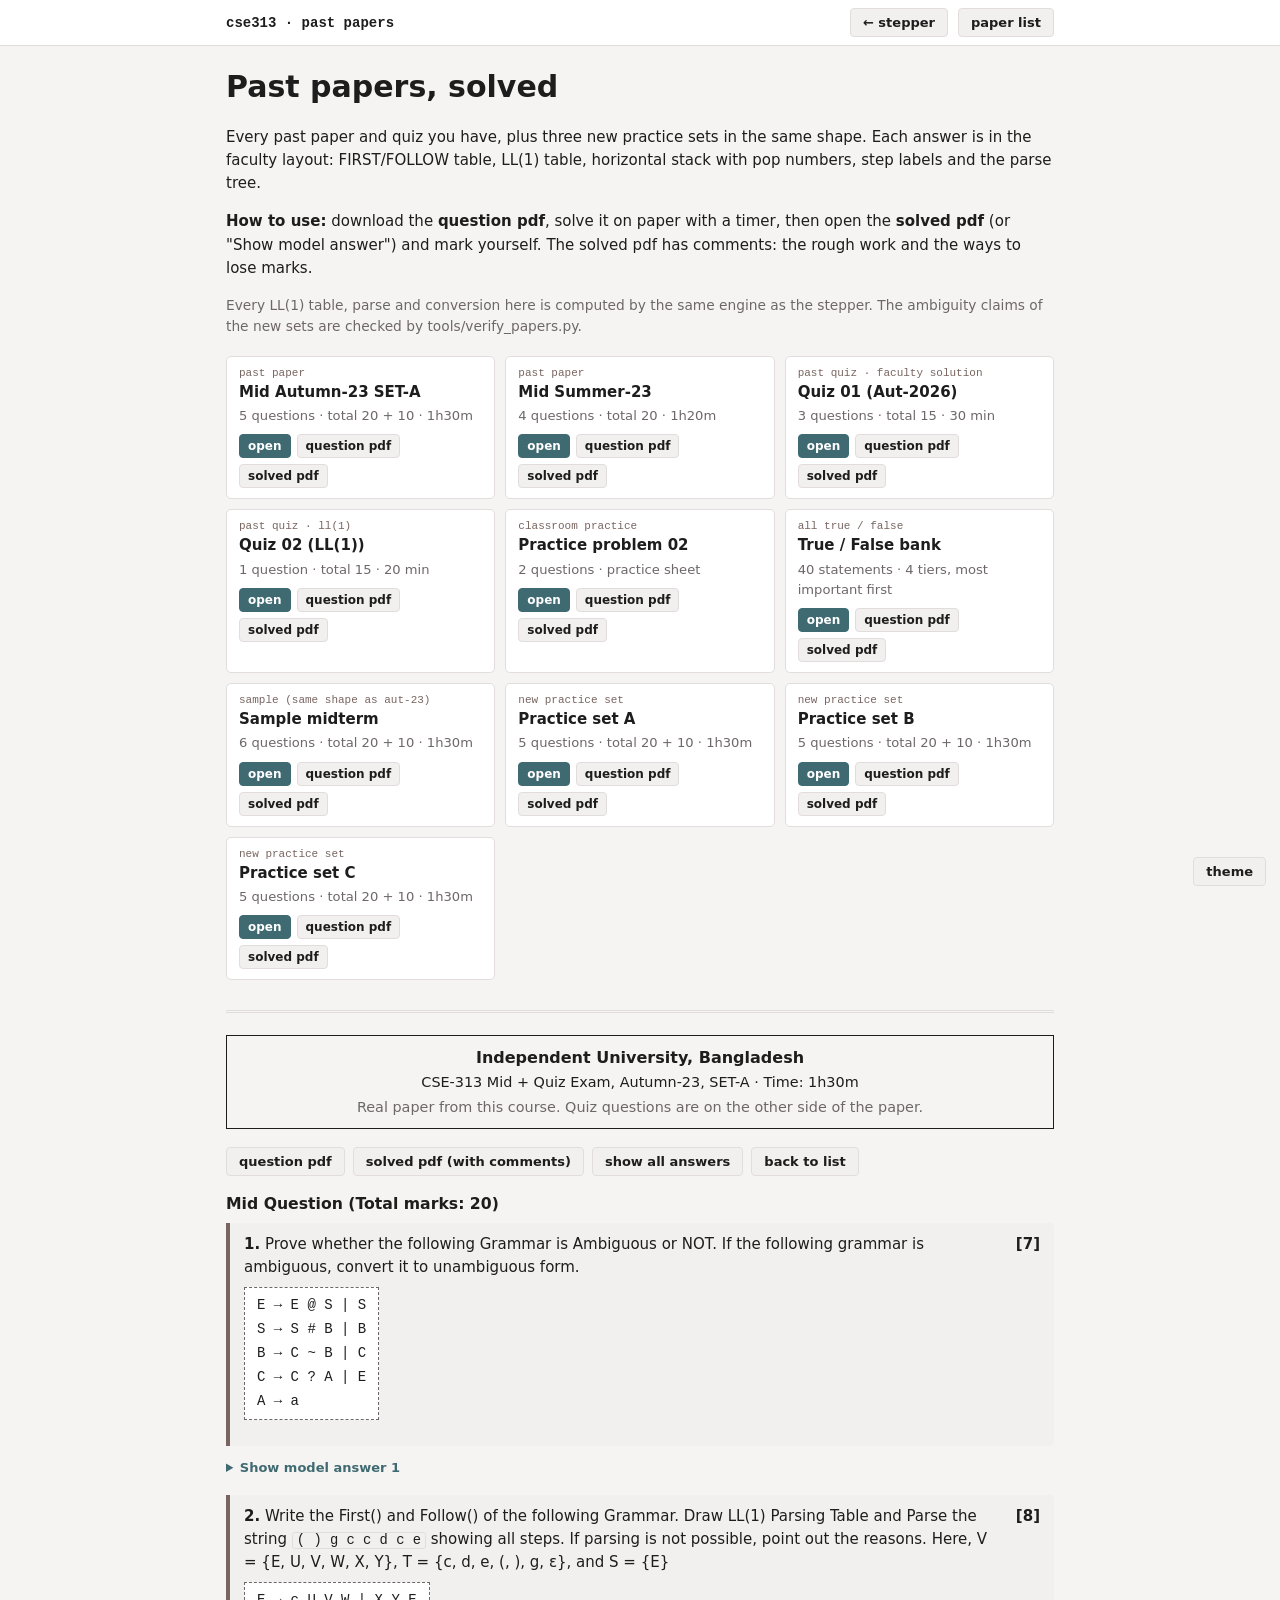
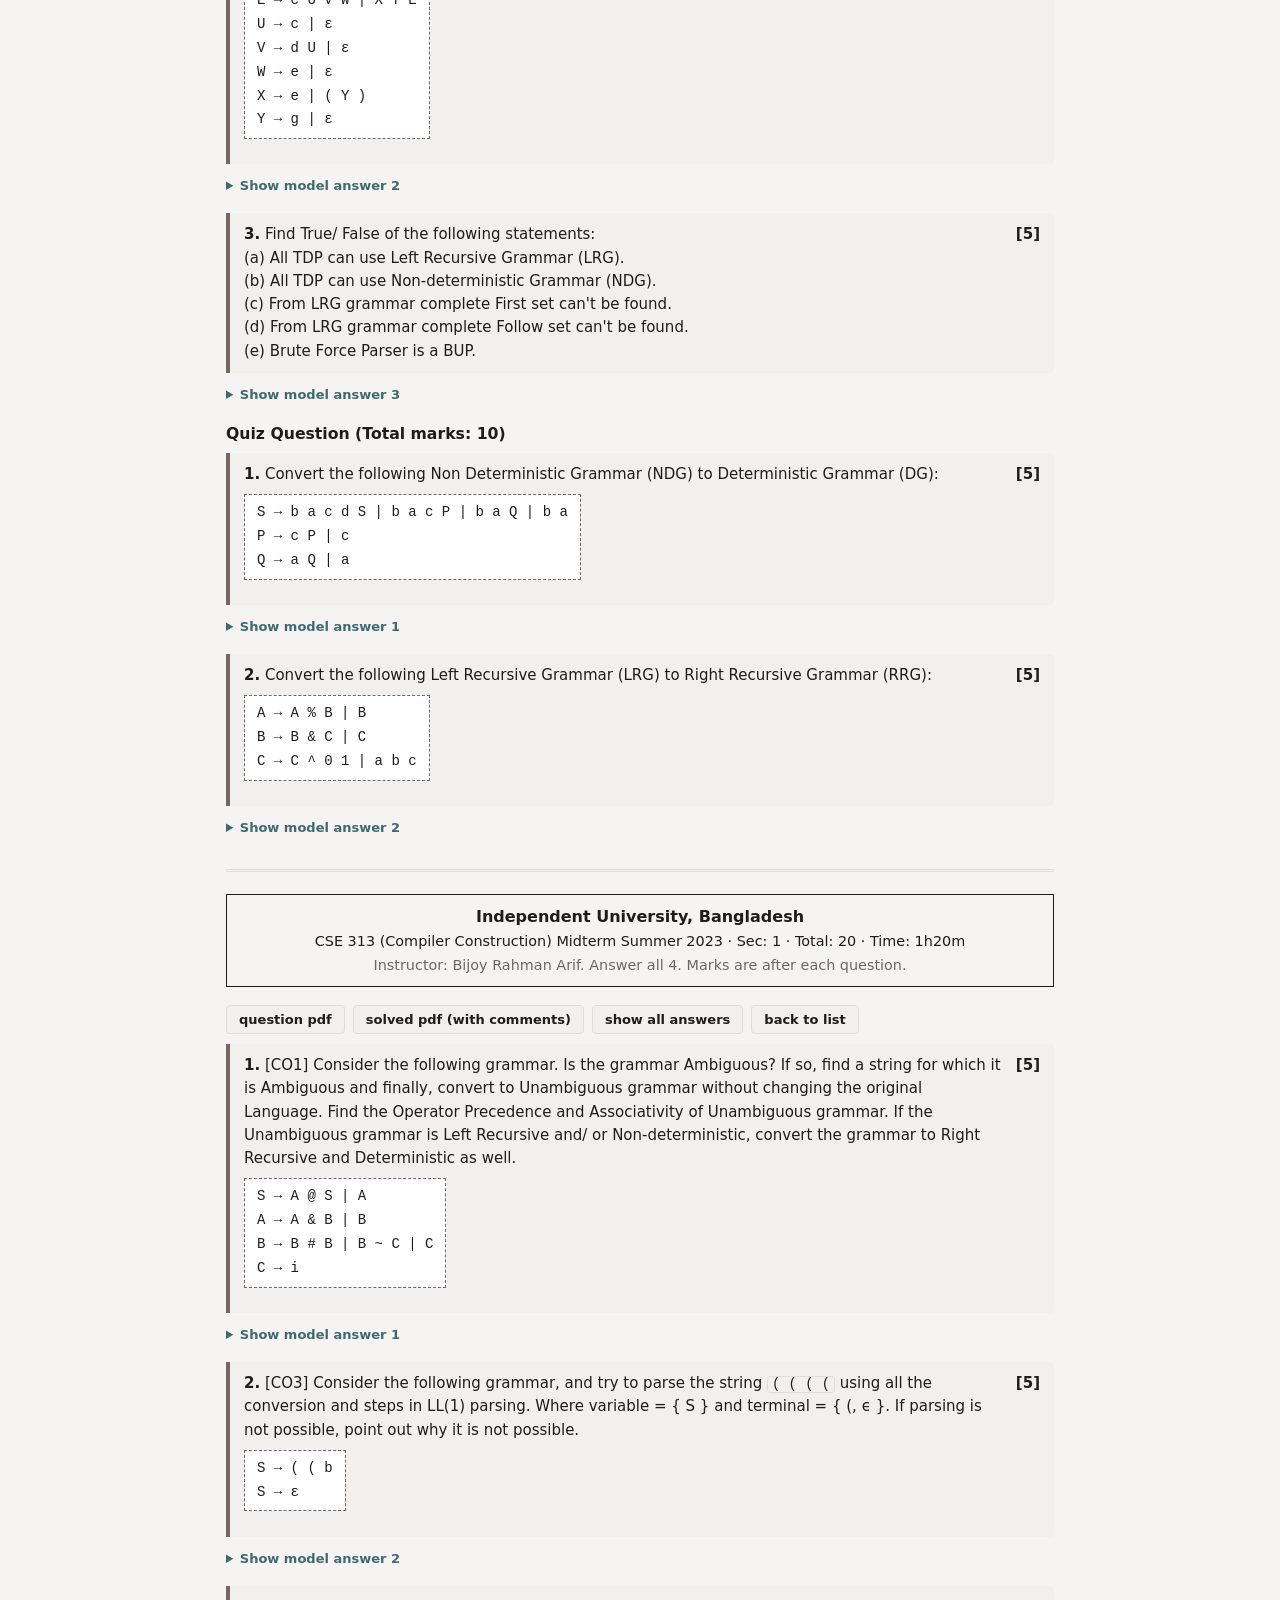
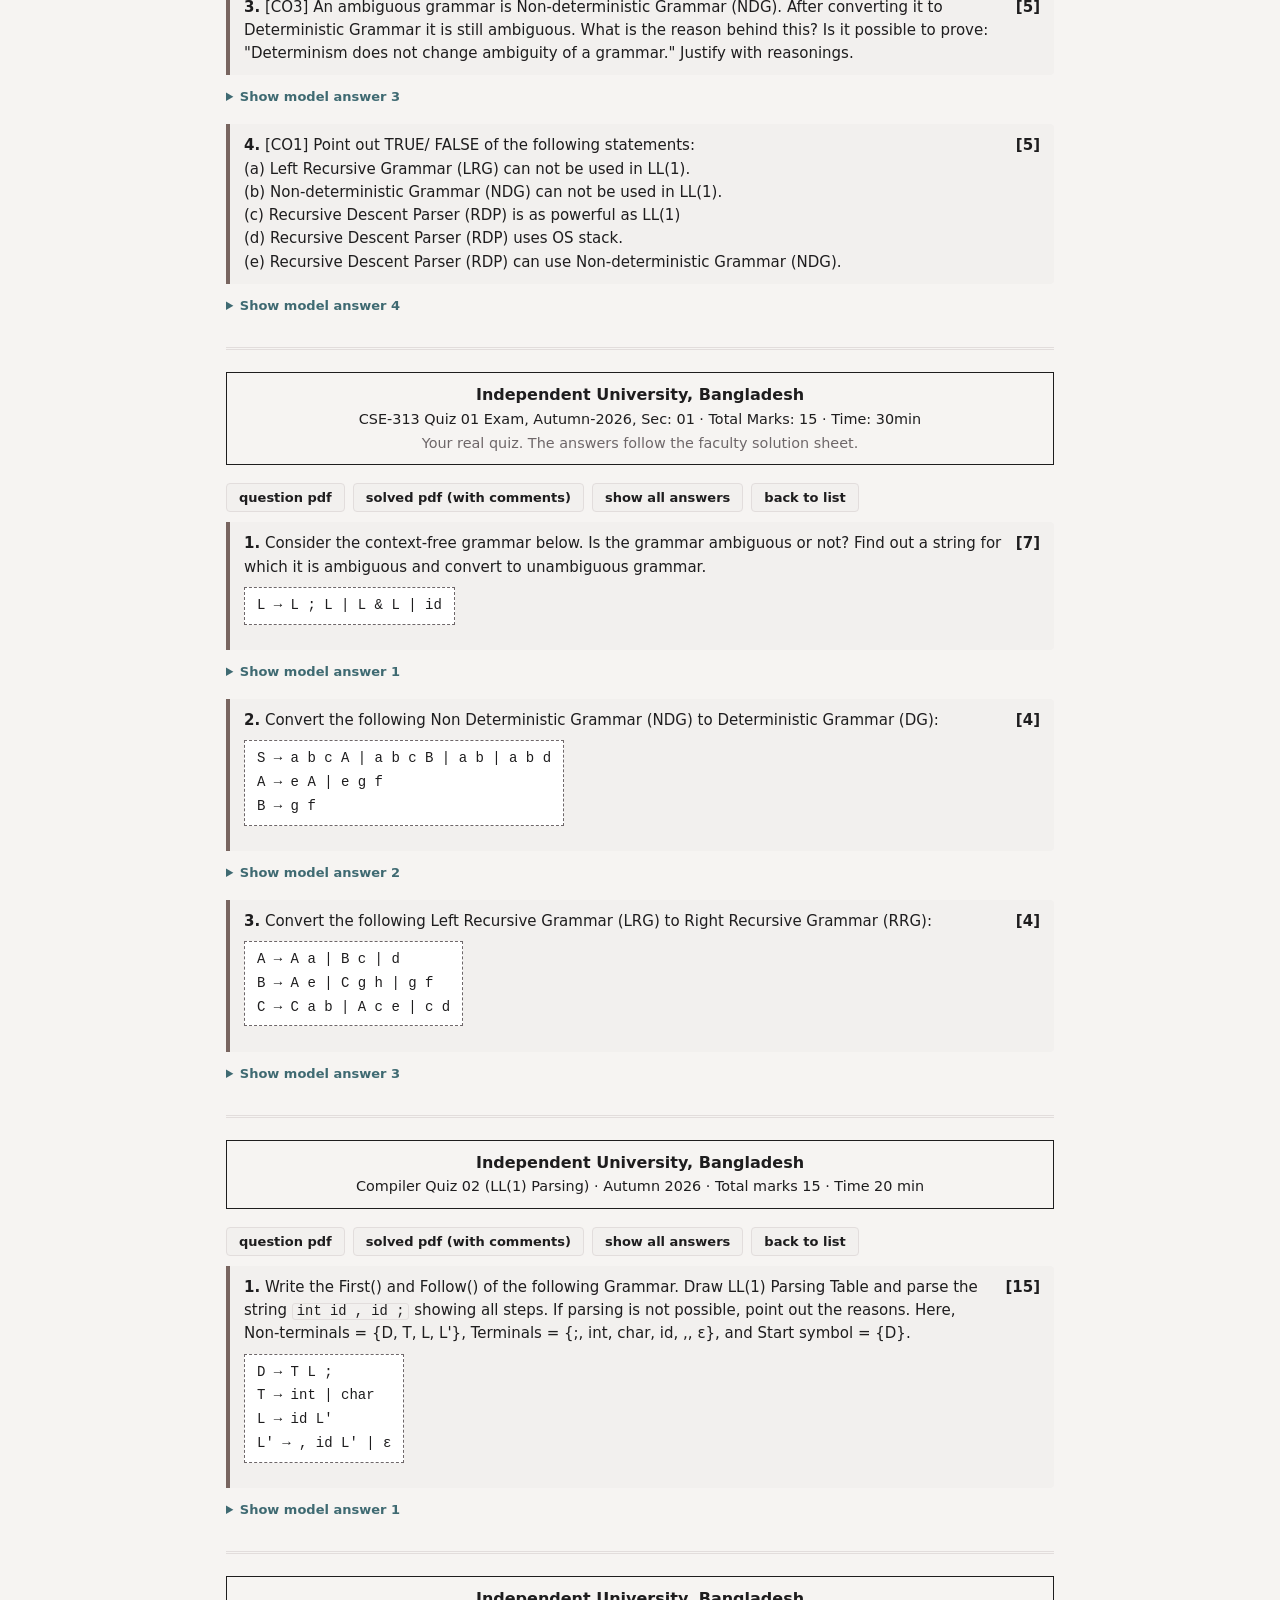
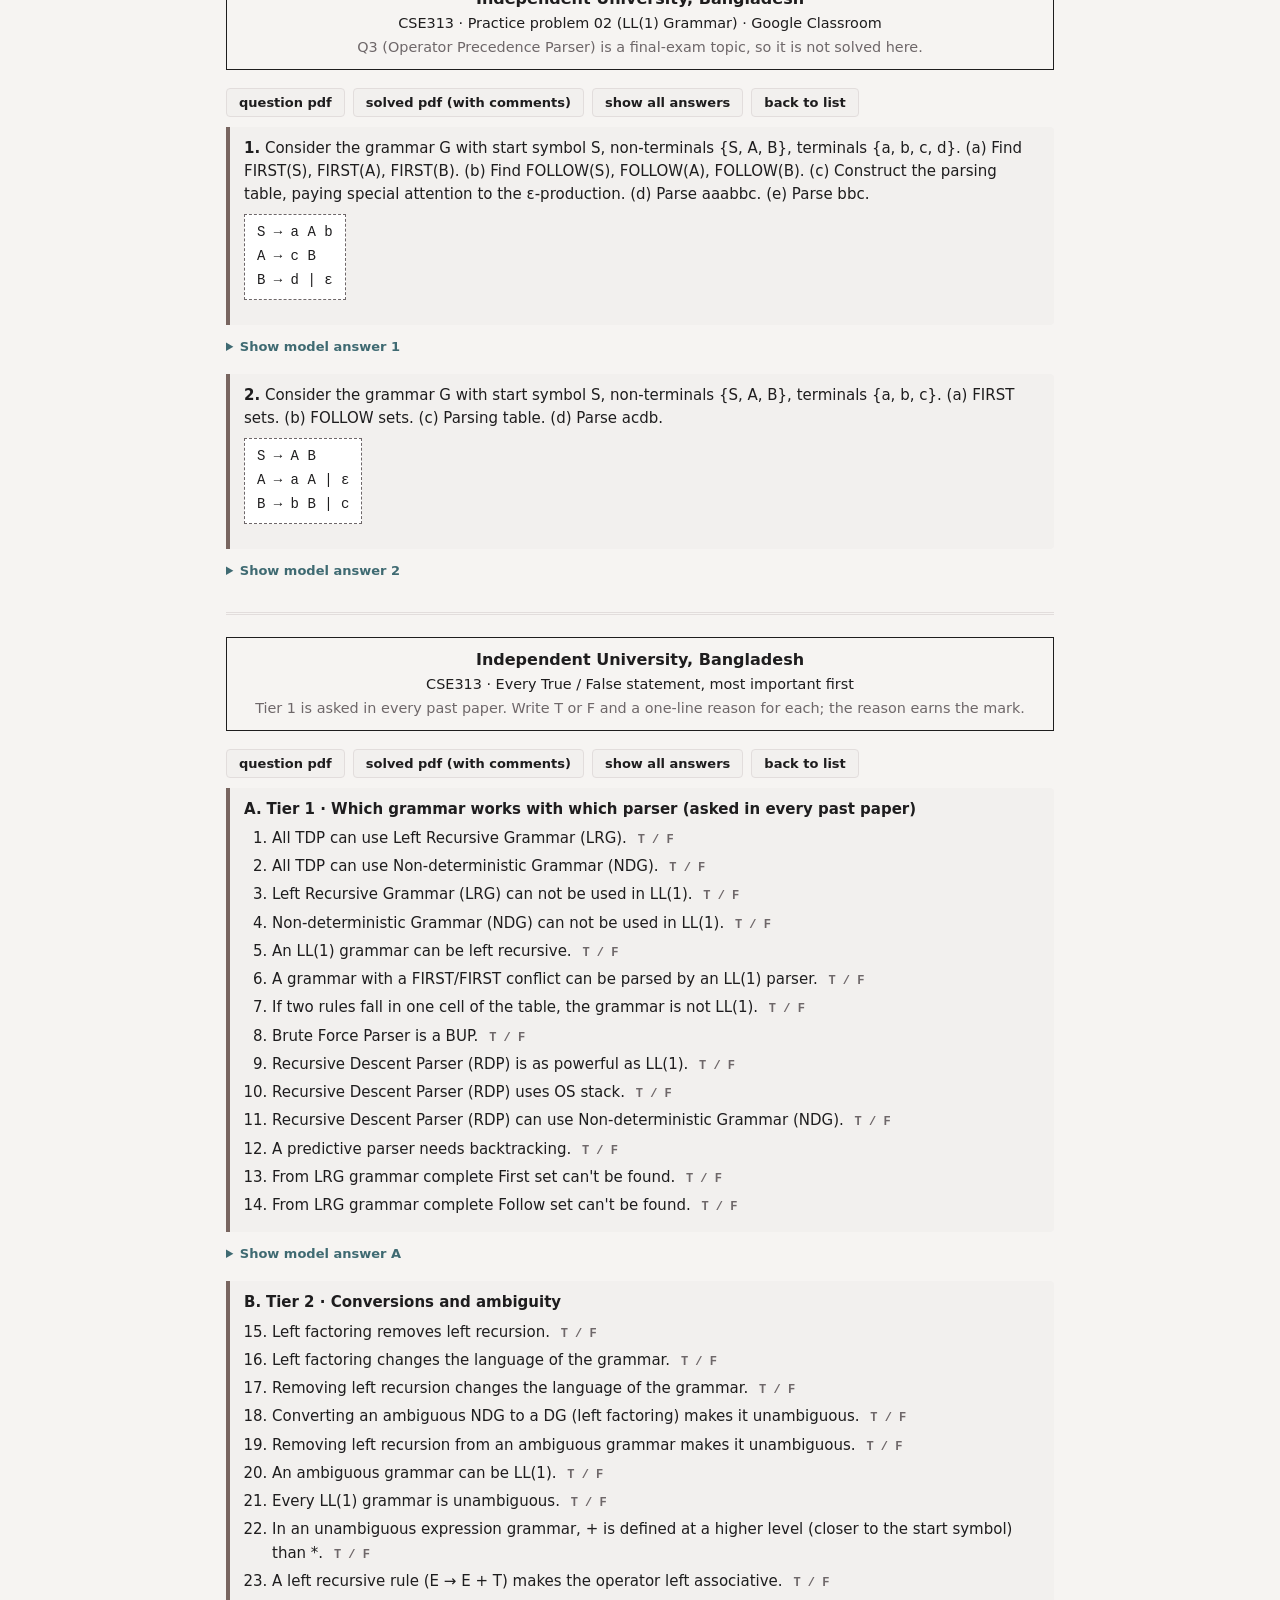
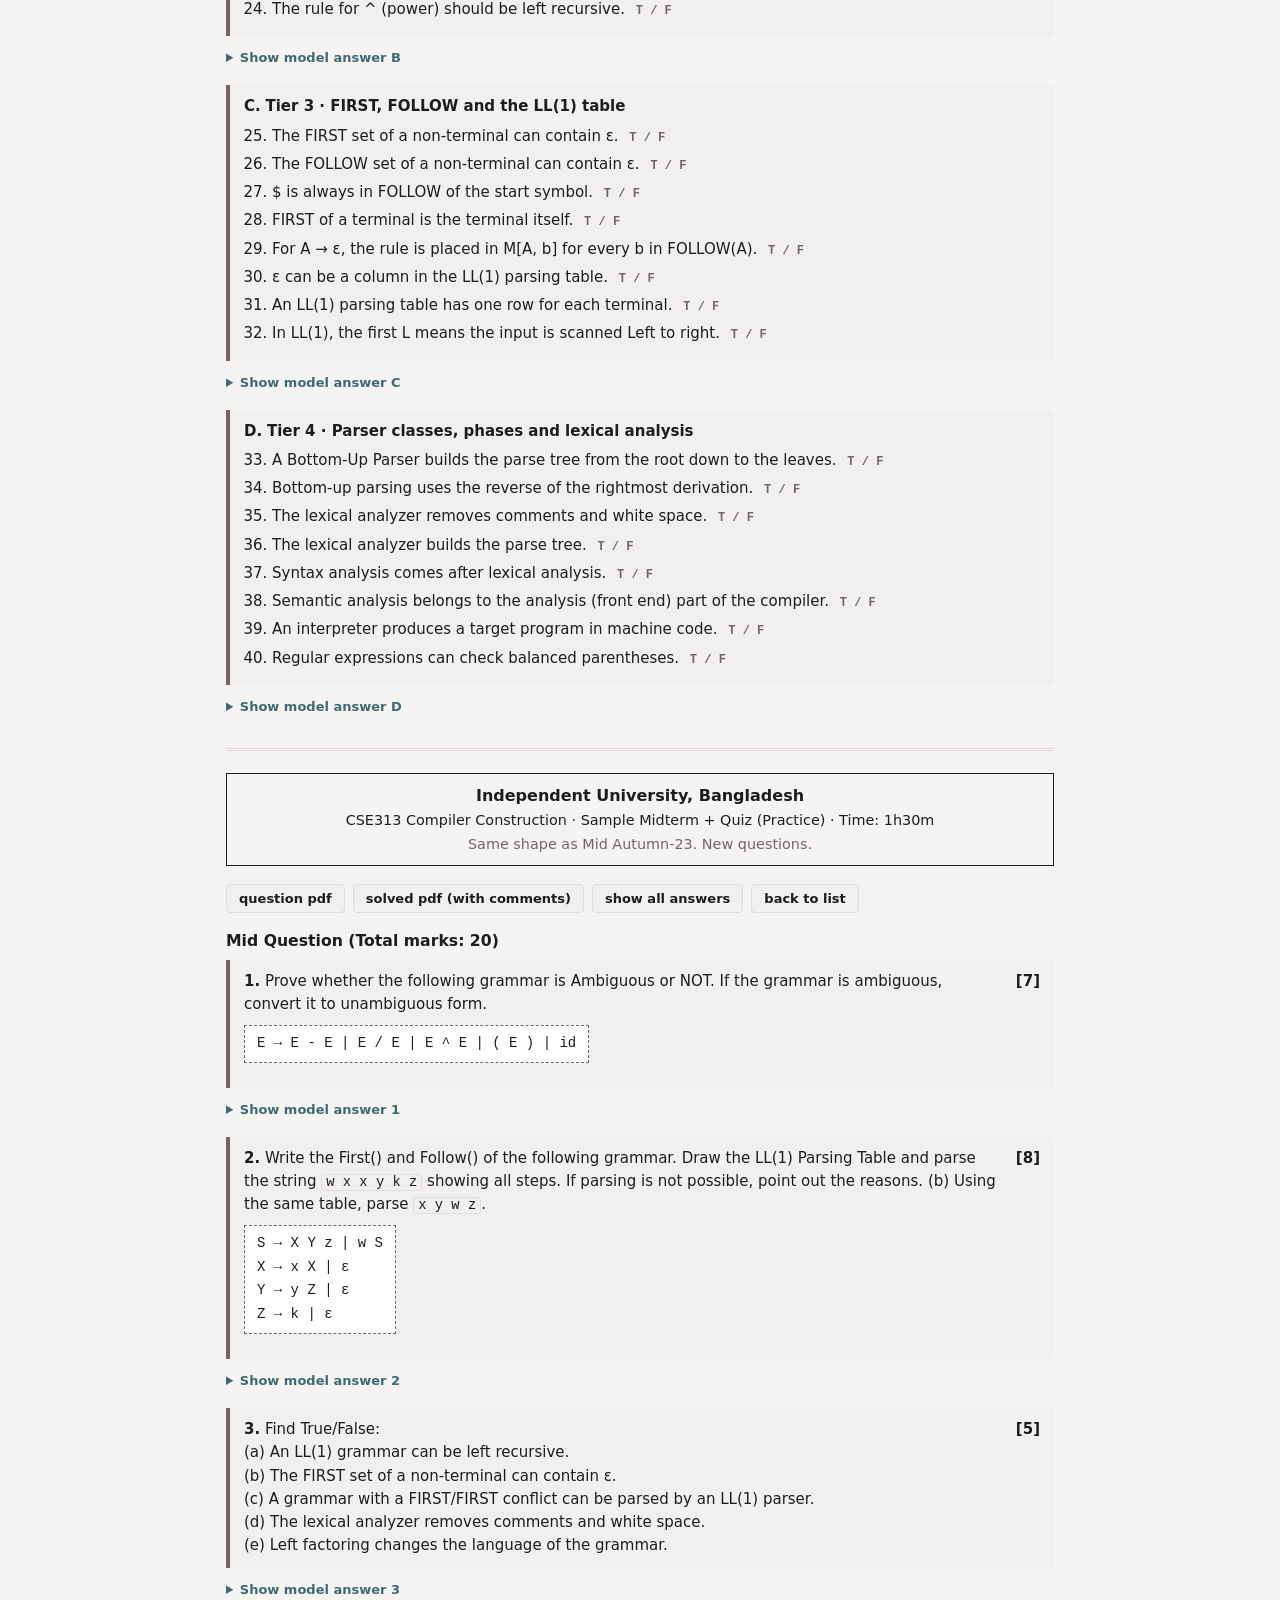
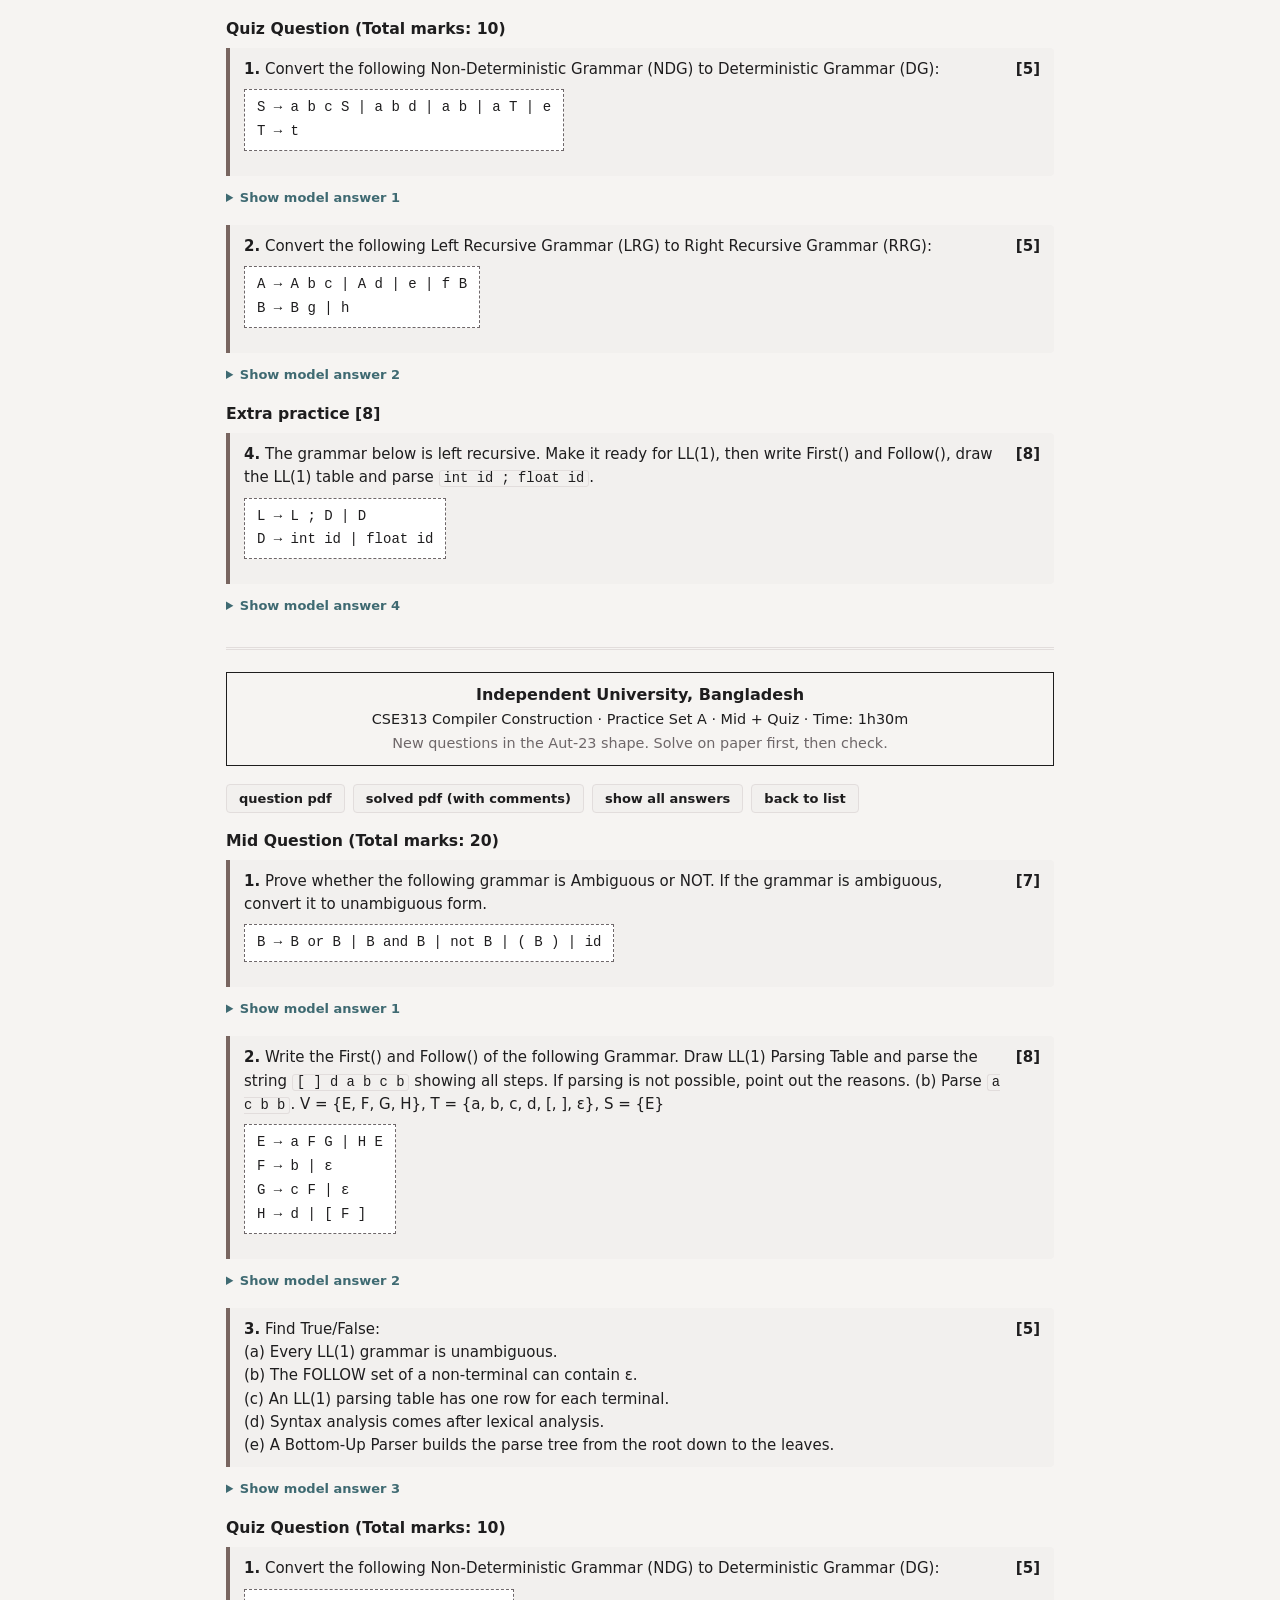
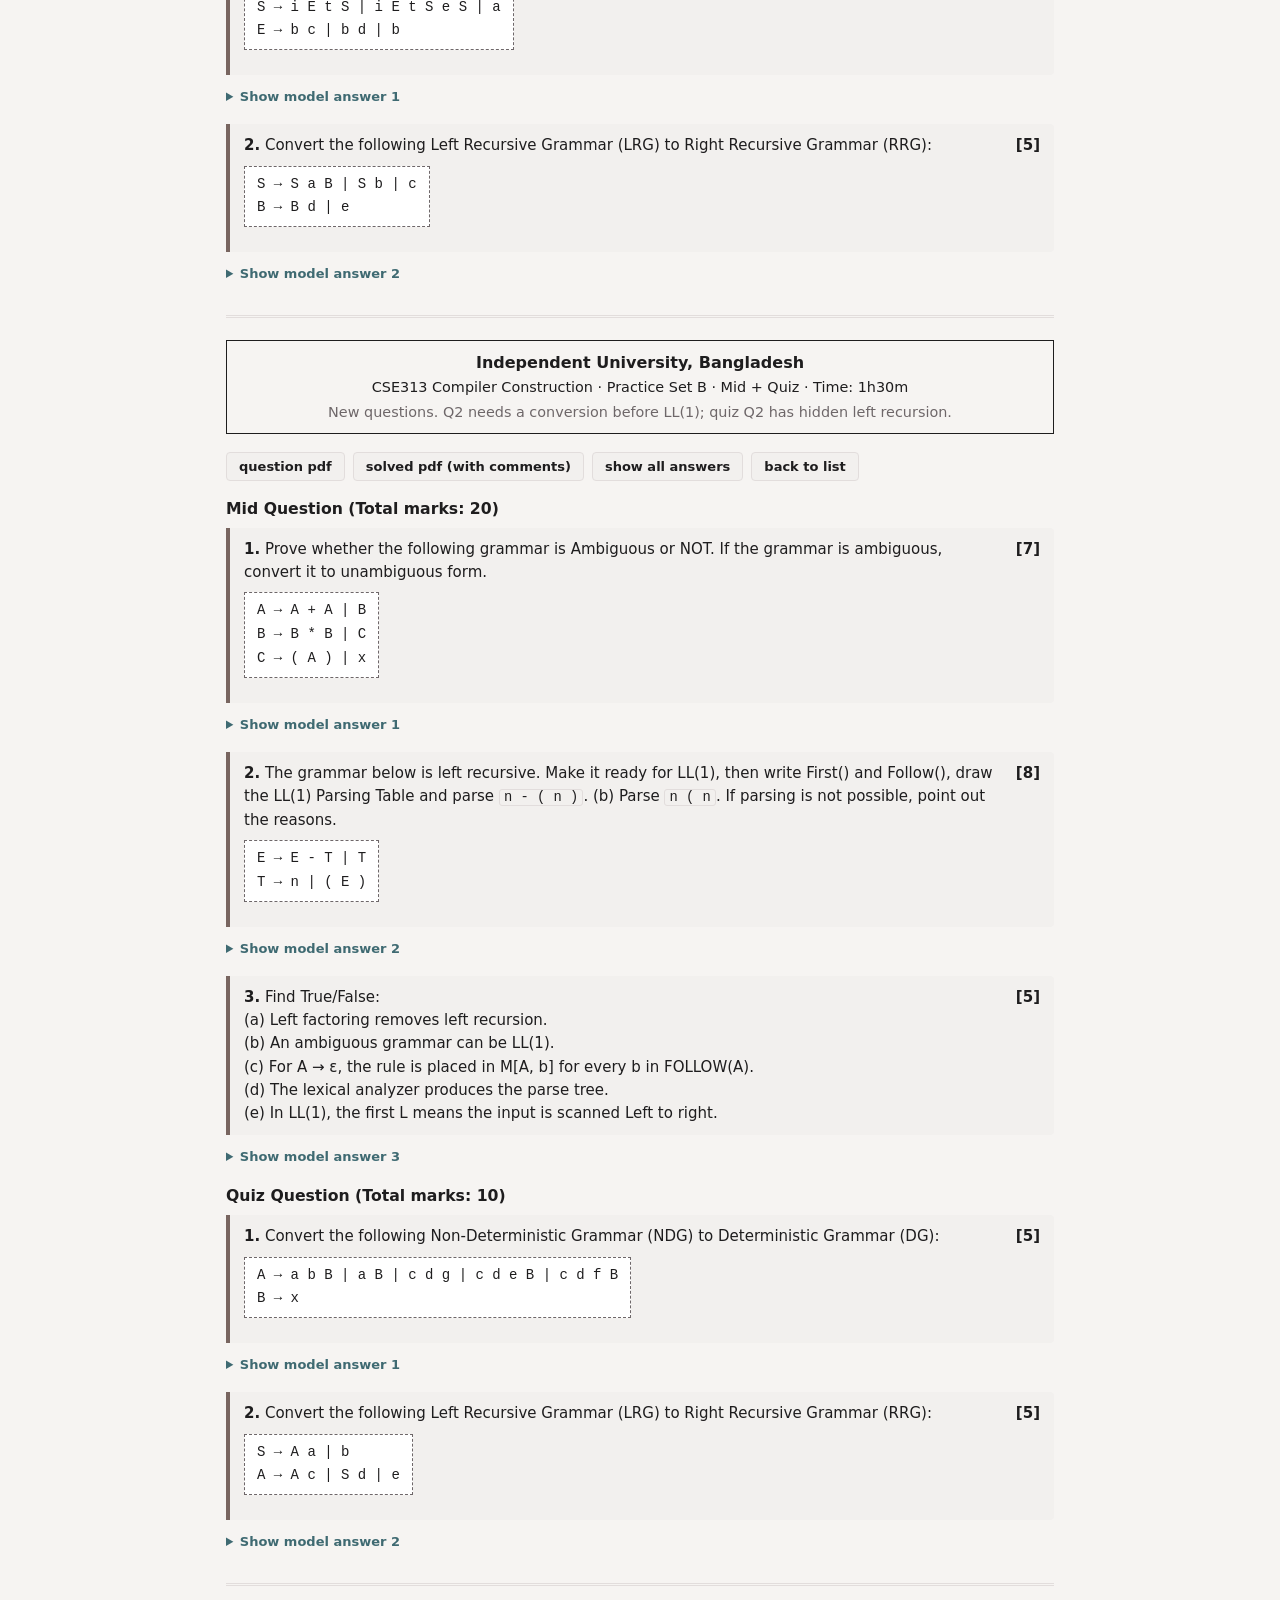
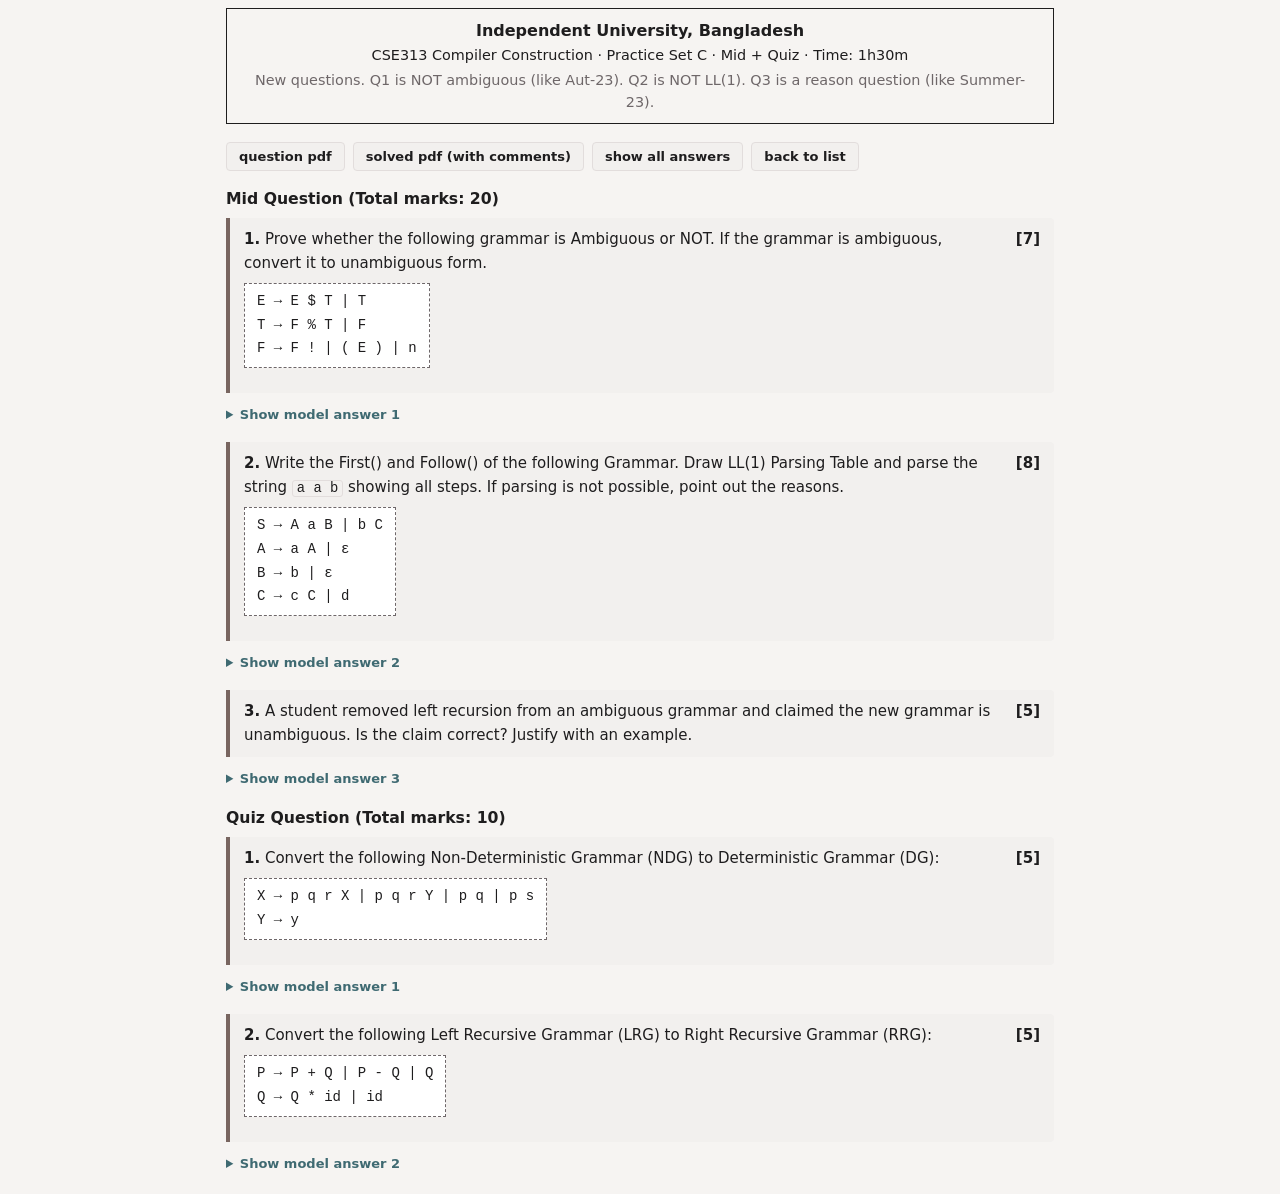
<file: papers.html>
<!doctype html>
<html lang="en">
<head>
<meta charset="utf-8">
<meta name="viewport" content="width=device-width, initial-scale=1">
<title>CSE313 Past Papers</title>
<style>:root{
  --bg:#f6f4f2;--card:#ffffff;--ink:#1e1d1e;--muted:#6e6769;--line:#e2dddc;--soft:#f2f0ee;
  --rose:#786560;--rose-t:#efe7e4;--teal:#3f6a72;--teal-t:#e3eef0;--sand:#8a6a33;--sand-t:#f4ecdc;
  --clay:#a24a36;--clay-t:#f6e4de;--lav:#5b5679;--lav-t:#ecebf3;--hl:#f2d98a;--hl-ink:#1e1d1e;
  --mono:"JetBrains Mono",ui-monospace,"SF Mono",Menlo,Consolas,monospace;
  --sans:"Inter",ui-sans-serif,system-ui,-apple-system,"Segoe UI",Roboto,sans-serif;
}
@media (prefers-color-scheme:dark){:root:not([data-theme="light"]){
  --bg:#0c0b0c;--card:#141314;--ink:#e2dddc;--muted:#a9a3a4;--line:#2a2729;--soft:#1e1d1e;
  --rose:#c7b1ac;--rose-t:#2e2726;--teal:#a5bfc4;--teal-t:#1c2426;--sand:#d6c2a4;--sand-t:#2a251e;
  --clay:#d99a88;--clay-t:#33221e;--lav:#bbb8c8;--lav-t:#232129;--hl:#5d4e2b;--hl-ink:#fafcfb;}}
:root[data-theme="dark"]{
  --bg:#0c0b0c;--card:#141314;--ink:#e2dddc;--muted:#a9a3a4;--line:#2a2729;--soft:#1e1d1e;
  --rose:#c7b1ac;--rose-t:#2e2726;--teal:#a5bfc4;--teal-t:#1c2426;--sand:#d6c2a4;--sand-t:#2a251e;
  --clay:#d99a88;--clay-t:#33221e;--lav:#bbb8c8;--lav-t:#232129;--hl:#5d4e2b;--hl-ink:#fafcfb;}

*{box-sizing:border-box}
body{margin:0;background:var(--bg);color:var(--ink);font:15px/1.55 var(--sans)}
code{font-family:var(--mono);font-size:.92em;background:var(--soft);border:1px solid var(--line);padding:0 4px;border-radius:3px}
a{color:var(--teal)}
.small{font-size:.86rem;color:var(--muted)}
.bad{color:var(--clay)}
.sheet{max-width:860px;margin:0 auto;padding:0 16px}
.sh-head{border:1.5px solid var(--ink);padding:10px 14px;text-align:center;margin:18px 0}
.sh-head b{display:block;font-size:1rem}
.sh-head div{font-size:.9rem}
.sh-head .small{margin-top:2px}
h2.sec{font:700 1.15rem var(--sans);color:var(--teal);border-bottom:2px solid var(--teal);padding-bottom:4px;margin:26px 0 12px}
h3.part{font:700 .98rem var(--sans);margin:18px 0 8px}
.qb{background:var(--soft);border-left:4px solid var(--rose);padding:10px 14px;margin:10px 0;border-radius:0 4px 4px 0}
.qh{display:flex;gap:12px;justify-content:space-between;align-items:flex-start}
.qh .mk{font-weight:700;white-space:nowrap}
.gbox{font:14px/1.7 var(--mono);white-space:pre-wrap;overflow-wrap:anywhere;border:1.5px dashed var(--muted);background:var(--card);padding:6px 12px;margin:8px 0;display:inline-block;max-width:100%;overflow-x:auto}
.ans{border:1px solid var(--line);border-left:4px solid var(--teal);background:var(--card);border-radius:0 4px 4px 0;padding:10px 14px;margin:10px 0 18px}
.ah{font:700 1rem var(--sans);color:var(--teal);margin-bottom:6px}
.wt{display:inline-block;font:700 11px var(--mono);letter-spacing:.06em;background:var(--teal);color:var(--card);padding:2px 8px;border-radius:3px;margin-bottom:6px}
.ans h4{font:700 .92rem var(--sans);margin:14px 0 6px}
.ts{overflow-x:auto;max-width:100%}
table.t{border-collapse:collapse;font-size:.88rem;margin:6px 0}
table.t th,table.t td{border:1px solid var(--line);padding:4px 9px;text-align:center;font-family:var(--mono);font-size:.84rem}
table.t thead th{background:var(--soft)}
table.t td.bad{background:var(--clay-t);color:var(--clay);font-weight:700}
table.t td:last-child{text-align:left}
table.ll td:last-child{text-align:center}
.concl{font-weight:500}
.concl.bad{color:var(--clay)}
.lose{border-left:4px solid var(--clay);background:var(--clay-t);padding:6px 12px;margin:10px 0 0;font-size:.88rem;border-radius:0 4px 4px 0}
.labels{background:var(--soft);border:1px solid var(--line);border-radius:4px;padding:8px 12px;margin:8px 0;font-size:.86rem}
.labels .lh{font-weight:700;margin-bottom:4px}
.labels ol{list-style:none;margin:0;padding:0;columns:2;column-gap:24px}
.labels li{break-inside:avoid;font-family:var(--mono);font-size:.8rem;line-height:1.6}
svg text{font-family:var(--mono);text-anchor:middle}
svg.hstack rect{fill:var(--card);stroke:var(--ink);stroke-width:1.2}
svg.hstack rect.cerr{fill:var(--clay-t);stroke:var(--clay)}
svg.hstack .sym{font-size:13px;font-weight:700;fill:var(--ink)}
svg.hstack .x{stroke:var(--clay);stroke-width:1.2}
svg.hstack .pop{font-size:12px;font-weight:700;fill:var(--clay)}
svg.hstack .epsm{font-size:10px;fill:var(--clay)}
svg.hstack .br{fill:none;stroke:var(--muted);stroke-width:1}
svg.hstack .brl{font-size:10px;fill:var(--ink)}
svg.tree line{stroke:var(--muted);stroke-width:1.2}
svg.tree text{font-size:14px;dominant-baseline:middle}
svg.tree .nt{fill:var(--teal);font-weight:700}
svg.tree .t{fill:var(--ink);font-weight:700}
svg.tree .e{fill:var(--muted)}
.trees{display:flex;flex-wrap:wrap;gap:16px}
.trees figure{margin:4px 0;border:1px solid var(--line);border-radius:4px;padding:6px 10px;max-width:100%;overflow-x:auto}
.trees figcaption{font-size:.8rem;color:var(--muted)}
ol.tfq{margin:6px 0 0;padding-left:28px}ol.tfq li{margin:5px 0}.tfb{font:700 12px var(--mono);color:var(--muted);white-space:nowrap;margin-left:6px}
.tftab table.t td{text-align:left;font-family:var(--sans);font-size:.85rem}.tftab table.t td:nth-child(1),.tftab table.t td:nth-child(3){text-align:center}
details.rough{margin:10px 0 0;font-size:.85rem}
details.rough summary{cursor:pointer;color:var(--muted)}
details.rough ul{margin:6px 0;padding-left:18px}
details.rough li{font-family:var(--mono);font-size:.78rem;margin:3px 0}

.bar{position:sticky;top:0;z-index:5;background:var(--card);border-bottom:1px solid var(--line)}
.bar .in{max-width:860px;margin:0 auto;padding:8px 16px;display:flex;gap:10px;align-items:center;flex-wrap:wrap}
.bar b{font:700 14px var(--mono);margin-right:auto}
.btn{font:600 13px var(--sans);border:1px solid var(--line);background:var(--soft);color:var(--ink);padding:6px 12px;border-radius:4px;cursor:pointer;text-decoration:none;display:inline-block}
.btn.pri{background:var(--teal);color:var(--card);border-color:var(--teal)}
.intro{margin:18px 0}
.grid{display:grid;grid-template-columns:repeat(auto-fit,minmax(240px,1fr));gap:10px;margin:12px 0 8px}
.pc{border:1px solid var(--line);background:var(--card);border-radius:5px;padding:10px 12px}
.pc .k{font:11px var(--mono);color:var(--rose);text-transform:lowercase}
.pc .nm{font-weight:700;margin:2px 0}
.pc .meta{font-size:.82rem;color:var(--muted);margin-bottom:8px}
.pc .row{display:flex;flex-wrap:wrap;gap:6px}
.pc .row a{font-size:12px;padding:4px 8px}
section.paper{border-top:3px double var(--line);margin-top:30px;padding-top:4px}
details.ansd{margin:4px 0 16px}
details.ansd>summary{cursor:pointer;font:600 13px var(--sans);color:var(--teal);padding:4px 0}
.tools{display:flex;gap:8px;flex-wrap:wrap;margin:8px 0}
.theme{position:fixed;right:14px;bottom:14px;z-index:6}
@media (max-width:560px){.labels ol{columns:1}}
</style>
</head>
<body>
<div class="bar" id="top"><div class="in"><b>cse313 · past papers</b><a class="btn" href="index.html">← stepper</a><a class="btn" href="#list">paper list</a></div></div>
<div class="sheet">
<div class="intro" id="list"><h1 style="margin:6px 0">Past papers, solved</h1>
<p>Every past paper and quiz you have, plus three new practice sets in the same shape. Each answer is in the faculty layout: FIRST/FOLLOW table, LL(1) table, horizontal stack with pop numbers, step labels and the parse tree.</p>
<p><b>How to use:</b> download the <b>question pdf</b>, solve it on paper with a timer, then open the <b>solved pdf</b> (or "Show model answer") and mark yourself. The solved pdf has comments: the rough work and the ways to lose marks.</p>
<p class="small">Every LL(1) table, parse and conversion here is computed by the same engine as the stepper. The ambiguity claims of the new sets are checked by tools/verify_papers.py.</p></div>
<div class="grid"><div class="pc"><div class="k">past paper</div><div class="nm">Mid Autumn-23 SET-A</div><div class="meta">5 questions · total 20 + 10 · 1h30m</div><div class="row"><a class="btn pri" href="#p-aut23">open</a><a class="btn" href="pdf/aut23-questions.pdf" target="_blank">question pdf</a><a class="btn" href="pdf/aut23-solved.pdf" target="_blank">solved pdf</a></div></div><div class="pc"><div class="k">past paper</div><div class="nm">Mid Summer-23</div><div class="meta">4 questions · total 20 · 1h20m</div><div class="row"><a class="btn pri" href="#p-sum23">open</a><a class="btn" href="pdf/sum23-questions.pdf" target="_blank">question pdf</a><a class="btn" href="pdf/sum23-solved.pdf" target="_blank">solved pdf</a></div></div><div class="pc"><div class="k">past quiz · faculty solution</div><div class="nm">Quiz 01 (Aut-2026)</div><div class="meta">3 questions · total 15 · 30 min</div><div class="row"><a class="btn pri" href="#p-quiz01">open</a><a class="btn" href="pdf/quiz01-questions.pdf" target="_blank">question pdf</a><a class="btn" href="pdf/quiz01-solved.pdf" target="_blank">solved pdf</a></div></div><div class="pc"><div class="k">past quiz · LL(1)</div><div class="nm">Quiz 02 (LL(1))</div><div class="meta">1 question · total 15 · 20 min</div><div class="row"><a class="btn pri" href="#p-quiz02">open</a><a class="btn" href="pdf/quiz02-questions.pdf" target="_blank">question pdf</a><a class="btn" href="pdf/quiz02-solved.pdf" target="_blank">solved pdf</a></div></div><div class="pc"><div class="k">classroom practice</div><div class="nm">Practice problem 02</div><div class="meta">2 questions · practice sheet</div><div class="row"><a class="btn pri" href="#p-pp02">open</a><a class="btn" href="pdf/pp02-questions.pdf" target="_blank">question pdf</a><a class="btn" href="pdf/pp02-solved.pdf" target="_blank">solved pdf</a></div></div><div class="pc"><div class="k">all true / false</div><div class="nm">True / False bank</div><div class="meta">40 statements · 4 tiers, most important first</div><div class="row"><a class="btn pri" href="#p-truefalse">open</a><a class="btn" href="pdf/truefalse-questions.pdf" target="_blank">question pdf</a><a class="btn" href="pdf/truefalse-solved.pdf" target="_blank">solved pdf</a></div></div><div class="pc"><div class="k">sample (same shape as Aut-23)</div><div class="nm">Sample midterm</div><div class="meta">6 questions · total 20 + 10 · 1h30m</div><div class="row"><a class="btn pri" href="#p-sample">open</a><a class="btn" href="pdf/sample-questions.pdf" target="_blank">question pdf</a><a class="btn" href="pdf/sample-solved.pdf" target="_blank">solved pdf</a></div></div><div class="pc"><div class="k">new practice set</div><div class="nm">Practice set A</div><div class="meta">5 questions · total 20 + 10 · 1h30m</div><div class="row"><a class="btn pri" href="#p-setA">open</a><a class="btn" href="pdf/setA-questions.pdf" target="_blank">question pdf</a><a class="btn" href="pdf/setA-solved.pdf" target="_blank">solved pdf</a></div></div><div class="pc"><div class="k">new practice set</div><div class="nm">Practice set B</div><div class="meta">5 questions · total 20 + 10 · 1h30m</div><div class="row"><a class="btn pri" href="#p-setB">open</a><a class="btn" href="pdf/setB-questions.pdf" target="_blank">question pdf</a><a class="btn" href="pdf/setB-solved.pdf" target="_blank">solved pdf</a></div></div><div class="pc"><div class="k">new practice set</div><div class="nm">Practice set C</div><div class="meta">5 questions · total 20 + 10 · 1h30m</div><div class="row"><a class="btn pri" href="#p-setC">open</a><a class="btn" href="pdf/setC-questions.pdf" target="_blank">question pdf</a><a class="btn" href="pdf/setC-solved.pdf" target="_blank">solved pdf</a></div></div></div>
<section class="paper" id="p-aut23"><div class="sh-head"><b>Independent University, Bangladesh</b><div>CSE-313 Mid + Quiz Exam, Autumn-23, SET-A · Time: 1h30m</div><div class="small">Real paper from this course. Quiz questions are on the other side of the paper.</div></div>
<div class="tools"><a class="btn" href="pdf/aut23-questions.pdf" target="_blank">question pdf</a><a class="btn" href="pdf/aut23-solved.pdf" target="_blank">solved pdf (with comments)</a><button class="btn" data-open="aut23">show all answers</button><a class="btn" href="#top">back to list</a></div>
<h3 class="part">Mid Question (Total marks: 20)</h3>
<div class="qb"><div class="qh"><span><b>1.</b> Prove whether the following Grammar is Ambiguous or NOT. If the following grammar is ambiguous, convert it to unambiguous form.</span><span class="mk">[7]</span></div><div class="gbox">E → E @ S | S
S → S # B | B
B → C ~ B | C
C → C ? A | E
A → a</div></div><details class="ansd" data-p="aut23"><summary>Show model answer 1</summary><div class="ans"><div class="ah">Answer 1 [7]</div><span class="wt">WRITE THIS</span><p class="small">The last rule is printed as <code>C → C ? A | E</code>. With E there, C can never finish with only terminals, so the grammar makes no strings. Treat it as a typo for ε and write that assumption.</p>
<p><b>[Assuming the last rule is C → C ? A | ε]</b></p>
<p>Check every rule for the ambiguity shape X → X op X (the same non-terminal on <b>both</b> sides of one operator):</p>
<table class="t"><thead><tr><th>Rule</th><th>Recursion</th></tr></thead><tbody><tr><td>E → E @ S</td><td>left only</td></tr><tr><td>S → S # B</td><td>left only</td></tr><tr><td>B → C ~ B</td><td>right only</td></tr><tr><td>C → C ? A</td><td>left only</td></tr></tbody></table>
<p>Each operator is in exactly one rule at one level, so its precedence and associativity are fixed. Example, the string <code>? a # ? a</code>: at every step only one rule fits.</p>
<p><b>LMD</b>: E ⇒ S ⇒ S # B ⇒ B # B ⇒ C # B ⇒ C ? A # B ⇒ ? A # B ⇒ ? a # B ⇒ ? a # C ⇒ ? a # C ? A ⇒ ? a # ? A ⇒ ? a # ? a</p><div class="trees"><figure><svg class="tree" viewBox="-22 -16 308 322" width="308" style="max-width:100%"><line x1="132" y1="6" x2="132" y2="33"/><line x1="132" y1="52" x2="44" y2="79"/><line x1="132" y1="52" x2="132" y2="79"/><line x1="132" y1="52" x2="220" y2="79"/><line x1="44" y1="98" x2="44" y2="125"/><line x1="44" y1="144" x2="44" y2="171"/><line x1="44" y1="190" x2="0" y2="217"/><line x1="44" y1="190" x2="44" y2="217"/><line x1="44" y1="190" x2="88" y2="217"/><line x1="0" y1="236" x2="0" y2="263"/><line x1="88" y1="236" x2="88" y2="263"/><line x1="220" y1="98" x2="220" y2="125"/><line x1="220" y1="144" x2="176" y2="171"/><line x1="220" y1="144" x2="220" y2="171"/><line x1="220" y1="144" x2="264" y2="171"/><line x1="176" y1="190" x2="176" y2="217"/><line x1="264" y1="190" x2="264" y2="217"/><text x="132" y="0" class="nt">E</text><text x="132" y="46" class="nt">S</text><text x="44" y="92" class="nt">S</text><text x="132" y="92" class="t">#</text><text x="220" y="92" class="nt">B</text><text x="44" y="138" class="nt">B</text><text x="44" y="184" class="nt">C</text><text x="0" y="230" class="nt">C</text><text x="44" y="230" class="t">?</text><text x="88" y="230" class="nt">A</text><text x="0" y="276" class="e">ε</text><text x="88" y="276" class="t">a</text><text x="220" y="138" class="nt">C</text><text x="176" y="184" class="nt">C</text><text x="220" y="184" class="t">?</text><text x="264" y="184" class="nt">A</text><text x="176" y="230" class="e">ε</text><text x="264" y="230" class="t">a</text></svg></figure></div>
<p class="concl">Every string has exactly one leftmost derivation parse tree ∴ the grammar is <b>NOT ambiguous</b>. No conversion is needed.</p>
<table class="t"><thead><tr><th>Operator</th><th>Precedence</th><th>Associativity</th></tr></thead><tbody><tr><td>@</td><td>1 (lowest)</td><td>left (E → E @ S)</td></tr><tr><td>#</td><td>2</td><td>left (S → S # B)</td></tr><tr><td>~</td><td>3</td><td>right (B → C ~ B)</td></tr><tr><td>?</td><td>4 (highest)</td><td>left (C → C ? A)</td></tr></tbody></table><p class="lose"><b>Lose marks by:</b> saying "ambiguous" just because there are many operators; not writing the typo assumption; no precedence table.</p></div></details>
<div class="qb"><div class="qh"><span><b>2.</b> Write the First() and Follow() of the following Grammar. Draw LL(1) Parsing Table and Parse the string <code>( ) g c c d c e</code> showing all steps. If parsing is not possible, point out the reasons. Here, V = {E, U, V, W, X, Y}, T = {c, d, e, (, ), g, ε}, and S = {E}</span><span class="mk">[8]</span></div><div class="gbox">E → c U V W | X Y E
U → c | ε
V → d U | ε
W → e | ε
X → e | ( Y )
Y → g | ε</div></div><details class="ansd" data-p="aut23"><summary>Show model answer 2</summary><div class="ans"><div class="ah">Answer 2 [8]</div><span class="wt">WRITE THIS</span><p class="small">Numbered rules: 1. E → c U V W&nbsp;&nbsp; 2. E → X Y E&nbsp;&nbsp; 3. U → c&nbsp;&nbsp; 4. U → ε&nbsp;&nbsp; 5. V → d U&nbsp;&nbsp; 6. V → ε&nbsp;&nbsp; 7. W → e&nbsp;&nbsp; 8. W → ε&nbsp;&nbsp; 9. X → e&nbsp;&nbsp; 10. X → ( Y )&nbsp;&nbsp; 11. Y → g&nbsp;&nbsp; 12. Y → ε</p><h4>Step 1 · FIRST &amp; FOLLOW</h4><table class="t"><thead><tr><th>Non-terminal</th><th>FIRST</th><th>FOLLOW</th></tr></thead><tbody><tr><th>E</th><td>{ c, e, ( }</td><td>{ $ }</td></tr><tr><th>U</th><td>{ c, ε }</td><td>{ d, e, $ }</td></tr><tr><th>V</th><td>{ d, ε }</td><td>{ e, $ }</td></tr><tr><th>W</th><td>{ e, ε }</td><td>{ $ }</td></tr><tr><th>X</th><td>{ e, ( }</td><td>{ g, c, e, ( }</td></tr><tr><th>Y</th><td>{ g, ε }</td><td>{ c, e, (, ) }</td></tr></tbody></table><h4>Step 2 · LL(1) parsing table</h4><div class="ts"><table class="t ll"><thead><tr><th></th><th>c</th><th>d</th><th>e</th><th>(</th><th>)</th><th>g</th><th>$</th></tr></thead><tbody><tr><th>E</th><td class="">E→cUVW</td><td class=""></td><td class="">E→XYE</td><td class="">E→XYE</td><td class=""></td><td class=""></td><td class=""></td></tr><tr><th>U</th><td class="">U→c</td><td class="">U→ε</td><td class="">U→ε</td><td class=""></td><td class=""></td><td class=""></td><td class="">U→ε</td></tr><tr><th>V</th><td class=""></td><td class="">V→dU</td><td class="">V→ε</td><td class=""></td><td class=""></td><td class=""></td><td class="">V→ε</td></tr><tr><th>W</th><td class=""></td><td class=""></td><td class="">W→e</td><td class=""></td><td class=""></td><td class=""></td><td class="">W→ε</td></tr><tr><th>X</th><td class=""></td><td class=""></td><td class="">X→e</td><td class="">X→(Y)</td><td class=""></td><td class=""></td><td class=""></td></tr><tr><th>Y</th><td class="">Y→ε</td><td class=""></td><td class="">Y→ε</td><td class="">Y→ε</td><td class="">Y→ε</td><td class="">Y→g</td><td class=""></td></tr></tbody></table></div><p class="concl">No cell has more than one rule ∴ <b>the grammar is LL(1)</b>.</p><h4>Step 3 · Parse <code>( ) g c c d c e</code> (horizontal stack)</h4><p><b>Buffer:</b> <code>( ) g c c d c e $</code> &nbsp; LA ↑ starts at <code>(</code></p><div class="ts"><svg class="hstack" viewBox="-2 0 544 136" width="544" style="max-width:100%"><rect x="0" y="16" width="30" height="28" class=""/><text x="15" y="35" class="sym">$</text><text x="15" y="59" class="pop">acc</text><rect x="30" y="16" width="30" height="28" class=""/><text x="45" y="35" class="sym">E</text><line x1="33" y1="41" x2="57" y2="19" class="x"/><text x="45" y="59" class="pop">1</text><rect x="60" y="16" width="30" height="28" class=""/><text x="75" y="35" class="sym">E</text><line x1="63" y1="41" x2="87" y2="19" class="x"/><text x="75" y="59" class="pop">8</text><rect x="90" y="16" width="30" height="28" class=""/><text x="105" y="35" class="sym">Y</text><line x1="93" y1="41" x2="117" y2="19" class="x"/><text x="105" y="59" class="pop">6</text><rect x="120" y="16" width="30" height="28" class=""/><text x="135" y="35" class="sym">X</text><line x1="123" y1="41" x2="147" y2="19" class="x"/><text x="135" y="59" class="pop">2</text><rect x="150" y="16" width="30" height="28" class=""/><text x="165" y="35" class="sym">)</text><line x1="153" y1="41" x2="177" y2="19" class="x"/><text x="165" y="59" class="pop">5</text><rect x="180" y="16" width="30" height="28" class=""/><text x="195" y="35" class="sym">Y</text><line x1="183" y1="41" x2="207" y2="19" class="x"/><text x="195" y="12" class="epsm">→ε</text><text x="195" y="59" class="pop">4</text><rect x="210" y="16" width="30" height="28" class=""/><text x="225" y="35" class="sym">(</text><line x1="213" y1="41" x2="237" y2="19" class="x"/><text x="225" y="59" class="pop">3</text><rect x="240" y="16" width="30" height="28" class=""/><text x="255" y="35" class="sym">g</text><line x1="243" y1="41" x2="267" y2="19" class="x"/><text x="255" y="59" class="pop">7</text><rect x="270" y="16" width="30" height="28" class=""/><text x="285" y="35" class="sym">W</text><line x1="273" y1="41" x2="297" y2="19" class="x"/><text x="285" y="59" class="pop">16</text><rect x="300" y="16" width="30" height="28" class=""/><text x="315" y="35" class="sym">V</text><line x1="303" y1="41" x2="327" y2="19" class="x"/><text x="315" y="59" class="pop">12</text><rect x="330" y="16" width="30" height="28" class=""/><text x="345" y="35" class="sym">U</text><line x1="333" y1="41" x2="357" y2="19" class="x"/><text x="345" y="59" class="pop">10</text><rect x="360" y="16" width="30" height="28" class=""/><text x="375" y="35" class="sym">c</text><line x1="363" y1="41" x2="387" y2="19" class="x"/><text x="375" y="59" class="pop">9</text><rect x="390" y="16" width="30" height="28" class=""/><text x="405" y="35" class="sym">c</text><line x1="393" y1="41" x2="417" y2="19" class="x"/><text x="405" y="59" class="pop">11</text><rect x="420" y="16" width="30" height="28" class=""/><text x="435" y="35" class="sym">U</text><line x1="423" y1="41" x2="447" y2="19" class="x"/><text x="435" y="59" class="pop">14</text><rect x="450" y="16" width="30" height="28" class=""/><text x="465" y="35" class="sym">d</text><line x1="453" y1="41" x2="477" y2="19" class="x"/><text x="465" y="59" class="pop">13</text><rect x="480" y="16" width="30" height="28" class=""/><text x="495" y="35" class="sym">c</text><line x1="483" y1="41" x2="507" y2="19" class="x"/><text x="495" y="59" class="pop">15</text><rect x="510" y="16" width="30" height="28" class=""/><text x="525" y="35" class="sym">e</text><line x1="513" y1="41" x2="537" y2="19" class="x"/><text x="525" y="59" class="pop">17</text><path d="M63 70 v6 H147 v-6" class="br"/><text x="105" y="89" class="brl">E→XYE</text><path d="M153 70 v6 H237 v-6" class="br"/><text x="195" y="89" class="brl">X→(Y)</text><path d="M243 70 v6 H267 v-6" class="br"/><text x="255" y="89" class="brl">Y→g</text><path d="M273 70 v6 H387 v-6" class="br"/><text x="330" y="89" class="brl">E→cUVW</text><path d="M393 70 v6 H417 v-6" class="br"/><text x="405" y="89" class="brl">U→c</text><path d="M423 70 v6 H477 v-6" class="br"/><text x="450" y="89" class="brl">V→dU</text><path d="M483 70 v6 H507 v-6" class="br"/><text x="495" y="89" class="brl">U→c</text><path d="M513 100 v6 H537 v-6" class="br"/><text x="525" y="119" class="brl">W→e</text></svg></div><p class="small"><b>How to read it:</b> red number under a cell = the order it was popped. Bracket = what that pop pushed (right side, reversed). →ε above a cell = it was replaced by ε (push nothing). ✗ = where parsing stopped.</p><div class="labels"><div class="lh">Step labels (write these under the cells on paper):</div><ol><li><b>1.</b> pop E (LA = (): E→XYE, push E Y X</li><li><b>2.</b> pop X (LA = (): X→(Y), push ) Y (</li><li><b>3.</b> match (, pop it, move LA → )</li><li><b>4.</b> pop Y (LA = )): Y→ε, push nothing</li><li><b>5.</b> match ), pop it, move LA → g</li><li><b>6.</b> pop Y (LA = g): Y→g, push g</li><li><b>7.</b> match g, pop it, move LA → c</li><li><b>8.</b> pop E (LA = c): E→cUVW, push W V U c</li><li><b>9.</b> match c, pop it, move LA → c</li><li><b>10.</b> pop U (LA = c): U→c, push c</li><li><b>11.</b> match c, pop it, move LA → d</li><li><b>12.</b> pop V (LA = d): V→dU, push U d</li><li><b>13.</b> match d, pop it, move LA → c</li><li><b>14.</b> pop U (LA = c): U→c, push c</li><li><b>15.</b> match c, pop it, move LA → e</li><li><b>16.</b> pop W (LA = e): W→e, push e</li><li><b>17.</b> match e, pop it, move LA → $</li><li><b>acc.</b> Top = $ and LA = $ → accept</li></ol></div><h4>Parse tree</h4><div class="ts"><svg class="tree" viewBox="-22 -16 396 230" width="396" style="max-width:100%"><line x1="154" y1="6" x2="44" y2="33"/><line x1="154" y1="6" x2="132" y2="33"/><line x1="154" y1="6" x2="264" y2="33"/><line x1="44" y1="52" x2="0" y2="79"/><line x1="44" y1="52" x2="44" y2="79"/><line x1="44" y1="52" x2="88" y2="79"/><line x1="44" y1="98" x2="44" y2="125"/><line x1="132" y1="52" x2="132" y2="79"/><line x1="264" y1="52" x2="176" y2="79"/><line x1="264" y1="52" x2="220" y2="79"/><line x1="264" y1="52" x2="286" y2="79"/><line x1="264" y1="52" x2="352" y2="79"/><line x1="220" y1="98" x2="220" y2="125"/><line x1="286" y1="98" x2="264" y2="125"/><line x1="286" y1="98" x2="308" y2="125"/><line x1="308" y1="144" x2="308" y2="171"/><line x1="352" y1="98" x2="352" y2="125"/><text x="154" y="0" class="nt">E</text><text x="44" y="46" class="nt">X</text><text x="132" y="46" class="nt">Y</text><text x="264" y="46" class="nt">E</text><text x="0" y="92" class="t">(</text><text x="44" y="92" class="nt">Y</text><text x="88" y="92" class="t">)</text><text x="44" y="138" class="e">ε</text><text x="132" y="92" class="t">g</text><text x="176" y="92" class="t">c</text><text x="220" y="92" class="nt">U</text><text x="286" y="92" class="nt">V</text><text x="352" y="92" class="nt">W</text><text x="220" y="138" class="t">c</text><text x="264" y="138" class="t">d</text><text x="308" y="138" class="nt">U</text><text x="308" y="184" class="t">c</text><text x="352" y="138" class="t">e</text></svg></div><p class="concl">Leaves left to right (skip ε): <code>( ) g c c d c e</code> = the input. Stack top $ and LA $ ∴ the string is accepted, it is syntactically correct.</p><details class="rough"><summary>How the FIRST / FOLLOW were found (rough work, not needed on paper)</summary><ul><li>FIRST(E): E → c U V W gives { c }. E → X Y E gives { e, ( }. Total { c, e, ( }.</li><li>FIRST(U): U → c gives { c }. U → ε gives ε. Total { c, ε }.</li><li>FIRST(V): V → d U gives { d }. V → ε gives ε. Total { d, ε }.</li><li>FIRST(W): W → e gives { e }. W → ε gives ε. Total { e, ε }.</li><li>FIRST(X): X → e gives { e }. X → ( Y ) gives { ( }. Total { e, ( }.</li><li>FIRST(Y): Y → g gives { g }. Y → ε gives ε. Total { g, ε }.</li><li>FOLLOW(E): start symbol → add $. Total { $ }.</li><li>FOLLOW(U): in E → c U V W: after U is V W → add { d, e }; V W can be ε → add FOLLOW(E). in V → d U: nothing after U → add FOLLOW(V). Total { d, e, $ }.</li><li>FOLLOW(V): in E → c U V W: after V is W → add { e }; W can be ε → add FOLLOW(E). Total { e, $ }.</li><li>FOLLOW(W): in E → c U V W: nothing after W → add FOLLOW(E). Total { $ }.</li><li>FOLLOW(X): in E → X Y E: after X is Y E → add { g, c, e, ( }. Total { g, c, e, ( }.</li><li>FOLLOW(Y): in E → X Y E: after Y is E → add { c, e, ( }. in X → ( Y ): after Y is ) → add { ) }. Total { c, e, (, ) }.</li></ul></details><p class="lose"><b>Lose marks by:</b> forgetting that U, V, W can all be ε (so FOLLOW(U) gets FOLLOW(E)); putting ε rules under FIRST instead of FOLLOW.</p></div></details>
<div class="qb"><div class="qh"><span><b>3.</b> Find True/ False of the following statements:<br>(a) All TDP can use Left Recursive Grammar (LRG).<br>(b) All TDP can use Non-deterministic Grammar (NDG).<br>(c) From LRG grammar complete First set can't be found.<br>(d) From LRG grammar complete Follow set can't be found.<br>(e) Brute Force Parser is a BUP.</span><span class="mk">[5]</span></div></div><details class="ansd" data-p="aut23"><summary>Show model answer 3</summary><div class="ans"><div class="ah">Answer 3 [5]</div><span class="wt">WRITE THIS</span><table class="t"><thead><tr><th>#</th><th>Answer</th><th>Reason (one line)</th></tr></thead><tbody><tr><td>(a)</td><td><b>False</b></td><td>Left recursion makes a top-down parser loop forever (A ⇒ Aα ⇒ Aαα …).</td></tr><tr><td>(b)</td><td><b>False</b></td><td>Predictive parsers (LL(1)) need a deterministic grammar. Only backtracking parsers cope with NDG, so not ALL TDP.</td></tr><tr><td>(c)</td><td><b>False</b></td><td>For A → Aα | β, FIRST(A) = FIRST(β) (plus FIRST(α) if β can be ε). Only the naive recursive method loops.</td></tr><tr><td>(d)</td><td><b>False</b></td><td>FOLLOW comes from where a symbol appears on right sides. Left recursion does not stop this.</td></tr><tr><td>(e)</td><td><b>False</b></td><td>Brute force = top-down parsing with backtracking.</td></tr></tbody></table><p class="small">(c) and (d) are not settled by the slides. This is the textbook view. Always write the reason, so you earn marks either way.</p></div></details>
<h3 class="part">Quiz Question (Total marks: 10)</h3>
<div class="qb"><div class="qh"><span><b>1.</b> Convert the following Non Deterministic Grammar (NDG) to Deterministic Grammar (DG):</span><span class="mk">[5]</span></div><div class="gbox">S → b a c d S | b a c P | b a Q | b a
P → c P | c
Q → a Q | a</div></div><details class="ansd" data-p="aut23"><summary>Show model answer 1</summary><div class="ans"><div class="ah">Quiz Answer 1 [5]</div><span class="wt">WRITE THIS</span><p><b>Round 1:</b> in S, <code>b a c d S</code>, <code>b a c P</code>, <code>b a Q</code>, <code>b a</code> all start with <code>b a</code>. Take it out once:</p><div class="gbox">S → b a S'
S' → c d S | c P | Q | ε</div><p><b>Round 2:</b> in S', <code>c d S</code>, <code>c P</code> all start with <code>c</code>. Take it out once:</p><div class="gbox">S' → c S'' | Q | ε
S'' → d S | P</div><p><b>Round 3:</b> in P, <code>c P</code>, <code>c</code> all start with <code>c</code>. Take it out once:</p><div class="gbox">P → c P'
P' → P | ε</div><p><b>Round 4:</b> in Q, <code>a Q</code>, <code>a</code> all start with <code>a</code>. Take it out once:</p><div class="gbox">Q → a Q'
Q' → Q | ε</div><p><b>Final DG:</b></p><div class="gbox">S → b a S'
S' → c S'' | Q | ε
S'' → d S | P
P → c P'
P' → P | ε
Q → a Q'
Q' → Q | ε</div><p class="lose"><b>Lose marks by:</b> stopping after one round (S' still has two alternatives starting with c); forgetting the ε from the bare "ba"; leaving P and Q unfactored.</p></div></details>
<div class="qb"><div class="qh"><span><b>2.</b> Convert the following Left Recursive Grammar (LRG) to Right Recursive Grammar (RRG):</span><span class="mk">[5]</span></div><div class="gbox">A → A % B | B
B → B &amp; C | C
C → C ^ 0 1 | a b c</div></div><details class="ansd" data-p="aut23"><summary>Show model answer 2</summary><div class="ans"><div class="ah">Quiz Answer 2 [5]</div><span class="wt">WRITE THIS</span><p>A → A % B | B: α = <code>% B</code>, β = <code>B</code>.</p><div class="gbox">A → B A'
A' → % B A' | ε</div><p>B → B &amp; C | C: α = <code>&amp; C</code>, β = <code>C</code>.</p><div class="gbox">B → C B'
B' → &amp; C B' | ε</div><p>C → C ^ 0 1 | a b c: α = <code>^ 0 1</code>, β = <code>a b c</code>.</p><div class="gbox">C → a b c C'
C' → ^ 0 1 C' | ε</div><p><b>Final RRG:</b></p><div class="gbox">A → B A'
A' → % B A' | ε
B → C B'
B' → &amp; C B' | ε
C → a b c C'
C' → ^ 0 1 C' | ε</div><p class="small">Rule: A → Aα | β ⇒ A → βA', A' → αA' | ε. "β goes first, α goes to the new guy, new guy ends with ε."</p><p class="lose"><b>Lose marks by:</b> forgetting ε in the new rules; putting α first (A → αA').</p></div></details>
</section>
<section class="paper" id="p-sum23"><div class="sh-head"><b>Independent University, Bangladesh</b><div>CSE 313 (Compiler Construction) Midterm Summer 2023 · Sec: 1 · Total: 20 · Time: 1h20m</div><div class="small">Instructor: Bijoy Rahman Arif. Answer all 4. Marks are after each question.</div></div>
<div class="tools"><a class="btn" href="pdf/sum23-questions.pdf" target="_blank">question pdf</a><a class="btn" href="pdf/sum23-solved.pdf" target="_blank">solved pdf (with comments)</a><button class="btn" data-open="sum23">show all answers</button><a class="btn" href="#top">back to list</a></div>
<div class="qb"><div class="qh"><span><b>1.</b> [CO1] Consider the following grammar. Is the grammar Ambiguous? If so, find a string for which it is Ambiguous and finally, convert to Unambiguous grammar without changing the original Language. Find the Operator Precedence and Associativity of Unambiguous grammar. If the Unambiguous grammar is Left Recursive and/ or Non-deterministic, convert the grammar to Right Recursive and Deterministic as well.</span><span class="mk">[5]</span></div><div class="gbox">S → A @ S | A
A → A &amp; B | B
B → B # B | B ~ C | C
C → i</div></div><details class="ansd" data-p="sum23"><summary>Show model answer 1</summary><div class="ans"><div class="ah">Answer 1 [5]</div><span class="wt">WRITE THIS</span><p>Yes, the grammar is ambiguous. <code>B → B # B</code> has B on both sides of #. String: <code>i # i # i</code>.</p>
<p><b>LMD 1</b>: S ⇒ A ⇒ B ⇒ B # B ⇒ C # B ⇒ i # B ⇒ i # B # B ⇒ i # C # B ⇒ i # i # B ⇒ i # i # C ⇒ i # i # i</p><p><b>LMD 2</b>: S ⇒ A ⇒ B ⇒ B # B ⇒ B # B # B ⇒ C # B # B ⇒ i # B # B ⇒ i # C # B ⇒ i # i # B ⇒ i # i # C ⇒ i # i # i</p>
  <div class="trees"><figure><figcaption>Tree 1</figcaption><svg class="tree" viewBox="-22 -16 220 322" width="220" style="max-width:100%"><line x1="66" y1="6" x2="66" y2="33"/><line x1="66" y1="52" x2="66" y2="79"/><line x1="66" y1="98" x2="0" y2="125"/><line x1="66" y1="98" x2="44" y2="125"/><line x1="66" y1="98" x2="132" y2="125"/><line x1="0" y1="144" x2="0" y2="171"/><line x1="0" y1="190" x2="0" y2="217"/><line x1="132" y1="144" x2="88" y2="171"/><line x1="132" y1="144" x2="132" y2="171"/><line x1="132" y1="144" x2="176" y2="171"/><line x1="88" y1="190" x2="88" y2="217"/><line x1="88" y1="236" x2="88" y2="263"/><line x1="176" y1="190" x2="176" y2="217"/><line x1="176" y1="236" x2="176" y2="263"/><text x="66" y="0" class="nt">S</text><text x="66" y="46" class="nt">A</text><text x="66" y="92" class="nt">B</text><text x="0" y="138" class="nt">B</text><text x="44" y="138" class="t">#</text><text x="132" y="138" class="nt">B</text><text x="0" y="184" class="nt">C</text><text x="0" y="230" class="t">i</text><text x="88" y="184" class="nt">B</text><text x="132" y="184" class="t">#</text><text x="176" y="184" class="nt">B</text><text x="88" y="230" class="nt">C</text><text x="88" y="276" class="t">i</text><text x="176" y="230" class="nt">C</text><text x="176" y="276" class="t">i</text></svg></figure><figure><figcaption>Tree 2</figcaption><svg class="tree" viewBox="-22 -16 220 322" width="220" style="max-width:100%"><line x1="110" y1="6" x2="110" y2="33"/><line x1="110" y1="52" x2="110" y2="79"/><line x1="110" y1="98" x2="44" y2="125"/><line x1="110" y1="98" x2="132" y2="125"/><line x1="110" y1="98" x2="176" y2="125"/><line x1="44" y1="144" x2="0" y2="171"/><line x1="44" y1="144" x2="44" y2="171"/><line x1="44" y1="144" x2="88" y2="171"/><line x1="0" y1="190" x2="0" y2="217"/><line x1="0" y1="236" x2="0" y2="263"/><line x1="88" y1="190" x2="88" y2="217"/><line x1="88" y1="236" x2="88" y2="263"/><line x1="176" y1="144" x2="176" y2="171"/><line x1="176" y1="190" x2="176" y2="217"/><text x="110" y="0" class="nt">S</text><text x="110" y="46" class="nt">A</text><text x="110" y="92" class="nt">B</text><text x="44" y="138" class="nt">B</text><text x="132" y="138" class="t">#</text><text x="176" y="138" class="nt">B</text><text x="0" y="184" class="nt">B</text><text x="44" y="184" class="t">#</text><text x="88" y="184" class="nt">B</text><text x="0" y="230" class="nt">C</text><text x="0" y="276" class="t">i</text><text x="88" y="230" class="nt">C</text><text x="88" y="276" class="t">i</text><text x="176" y="184" class="nt">C</text><text x="176" y="230" class="t">i</text></svg></figure></div>
<p>Since for the string <code>i # i # i</code> there exists more than one leftmost derivation parse tree, the grammar is ambiguous.</p>
<p><b>[Assuming ~ has higher precedence than #, and both # and ~ are left associative]</b></p>
<p><b>Unambiguous grammar</b> (same language, # and ~ get their own levels):</p><div class="gbox">S → A @ S | A
A → A &amp; B | B
B → B # D | D
D → D ~ C | C
C → i</div>
<table class="t"><thead><tr><th>Operator</th><th>Precedence</th><th>Associativity</th><th>Why</th></tr></thead><tbody><tr><td>@</td><td>1 (lowest)</td><td>right</td><td>S → A @ S</td></tr><tr><td>&amp;</td><td>2</td><td>left</td><td>A → A &amp; B</td></tr><tr><td>#</td><td>3</td><td>left</td><td>B → B # D</td></tr><tr><td>~</td><td>4 (highest)</td><td>left</td><td>D → D ~ C</td></tr></tbody></table>
<p>It is left recursive (A, B, D) and non-deterministic (S → A @ S | A). Convert both.</p>
<h4>LRG → RRG</h4><p>A → A &amp; B | B: α = <code>&amp; B</code>, β = <code>B</code>.</p><div class="gbox">A → B A'
A' → &amp; B A' | ε</div><p>B → B # D | D: α = <code># D</code>, β = <code>D</code>.</p><div class="gbox">B → D B'
B' → # D B' | ε</div><p>D → D ~ C | C: α = <code>~ C</code>, β = <code>C</code>.</p><div class="gbox">D → C D'
D' → ~ C D' | ε</div><p><b>Final RRG:</b></p><div class="gbox">S → A @ S | A
A → B A'
A' → &amp; B A' | ε
B → D B'
B' → # D B' | ε
D → C D'
D' → ~ C D' | ε
C → i</div><p class="small">Rule: A → Aα | β ⇒ A → βA', A' → αA' | ε. "β goes first, α goes to the new guy, new guy ends with ε."</p>
<h4>NDG → DG</h4><p><b>Round 1:</b> in S, <code>A @ S</code>, <code>A</code> all start with <code>A</code>. Take it out once:</p><div class="gbox">S → A S'
S' → @ S | ε</div><p><b>Final DG:</b></p><div class="gbox">S → A S'
S' → @ S | ε
A → B A'
A' → &amp; B A' | ε
B → D B'
B' → # D B' | ε
D → C D'
D' → ~ C D' | ε
C → i</div><p class="lose"><b>Lose marks by:</b> stopping after the unambiguous grammar (this question has four parts); "fixing" S → A @ S, which is already right recursive.</p></div></details>
<div class="qb"><div class="qh"><span><b>2.</b> [CO3] Consider the following grammar, and try to parse the string <code>( ( ( (</code> using all the conversion and steps in LL(1) parsing. Where variable = { S } and terminal = { (, ϵ }. If parsing is not possible, point out why it is not possible.</span><span class="mk">[5]</span></div><div class="gbox">S → ( ( b
S → ε</div></div><details class="ansd" data-p="sum23"><summary>Show model answer 2</summary><div class="ans"><div class="ah">Answer 2 [5]</div><span class="wt">WRITE THIS</span><p><b>Conversions first.</b> Left recursion? No, S does not start with S. Non-determinism? No, only one alternative starts with a terminal. So no conversion is needed. b is not in the given terminal set; treat it as a terminal, as printed.</p>
<p class="small">Numbered rules: 1. S → ( ( b&nbsp;&nbsp; 2. S → ε</p><h4>Step 1 · FIRST &amp; FOLLOW</h4><table class="t"><thead><tr><th>Non-terminal</th><th>FIRST</th><th>FOLLOW</th></tr></thead><tbody><tr><th>S</th><td>{ (, ε }</td><td>{ $ }</td></tr></tbody></table><h4>Step 2 · LL(1) parsing table</h4><div class="ts"><table class="t ll"><thead><tr><th></th><th>(</th><th>b</th><th>$</th></tr></thead><tbody><tr><th>S</th><td class="">S→((b</td><td class=""></td><td class="">S→ε</td></tr></tbody></table></div><p class="concl">No cell has more than one rule ∴ <b>the grammar is LL(1)</b>.</p><h4>Step 3 · Parse <code>( ( ( (</code> (horizontal stack)</h4><p><b>Buffer:</b> <code>( ( ( ( $</code> &nbsp; LA ↑ starts at <code>(</code></p><div class="ts"><svg class="hstack" viewBox="-2 0 154 106" width="154" style="max-width:100%"><rect x="0" y="16" width="30" height="28" class=""/><text x="15" y="35" class="sym">$</text><text x="15" y="59" class="pop"></text><rect x="30" y="16" width="30" height="28" class=""/><text x="45" y="35" class="sym">S</text><line x1="33" y1="41" x2="57" y2="19" class="x"/><text x="45" y="59" class="pop">1</text><rect x="60" y="16" width="30" height="28" class="cerr"/><text x="75" y="35" class="sym">b</text><text x="75" y="59" class="pop">✗</text><rect x="90" y="16" width="30" height="28" class=""/><text x="105" y="35" class="sym">(</text><line x1="93" y1="41" x2="117" y2="19" class="x"/><text x="105" y="59" class="pop">3</text><rect x="120" y="16" width="30" height="28" class=""/><text x="135" y="35" class="sym">(</text><line x1="123" y1="41" x2="147" y2="19" class="x"/><text x="135" y="59" class="pop">2</text><path d="M63 70 v6 H147 v-6" class="br"/><text x="105" y="89" class="brl">S→((b</text></svg></div><p class="small"><b>How to read it:</b> red number under a cell = the order it was popped. Bracket = what that pop pushed (right side, reversed). →ε above a cell = it was replaced by ε (push nothing). ✗ = where parsing stopped.</p><div class="labels"><div class="lh">Step labels (write these under the cells on paper):</div><ol><li><b>1.</b> pop S (LA = (): S→((b, push b ( (</li><li><b>2.</b> match (, pop it, move LA → (</li><li><b>3.</b> match (, pop it, move LA → (</li><li><b>err.</b> Top = b (terminal) but LA = (: they do not match → error</li></ol></div><p class="concl bad">Parsing is not possible. Reason: Top = b (terminal) but LA = (: they do not match → error. ∴ error, the string <code>( ( ( (</code> is not in the language.</p><details class="rough"><summary>How the FIRST / FOLLOW were found (rough work, not needed on paper)</summary><ul><li>FIRST(S): S → ( ( b gives { ( }. S → ε gives ε. Total { (, ε }.</li><li>FOLLOW(S): start symbol → add $. Total { $ }.</li></ul></details>
<p>Extra reason: the grammar makes only two strings, <code>((b</code> and ε, so <code>((((</code> can never be accepted.</p>
<h4>If the paper meant S → ( ( S | ε (b is a typo for S)</h4><p>Write this second reading too. It costs one minute and protects your marks.</p><h4>Parse <code>( ( ( (</code> with S → ( ( S | ε</h4><p><b>Buffer:</b> <code>( ( ( ( $</code> &nbsp; LA ↑ starts at <code>(</code></p><div class="ts"><svg class="hstack" viewBox="-2 0 244 106" width="244" style="max-width:100%"><rect x="0" y="16" width="30" height="28" class=""/><text x="15" y="35" class="sym">$</text><text x="15" y="59" class="pop">acc</text><rect x="30" y="16" width="30" height="28" class=""/><text x="45" y="35" class="sym">S</text><line x1="33" y1="41" x2="57" y2="19" class="x"/><text x="45" y="59" class="pop">1</text><rect x="60" y="16" width="30" height="28" class=""/><text x="75" y="35" class="sym">S</text><line x1="63" y1="41" x2="87" y2="19" class="x"/><text x="75" y="59" class="pop">4</text><rect x="90" y="16" width="30" height="28" class=""/><text x="105" y="35" class="sym">(</text><line x1="93" y1="41" x2="117" y2="19" class="x"/><text x="105" y="59" class="pop">3</text><rect x="120" y="16" width="30" height="28" class=""/><text x="135" y="35" class="sym">(</text><line x1="123" y1="41" x2="147" y2="19" class="x"/><text x="135" y="59" class="pop">2</text><rect x="150" y="16" width="30" height="28" class=""/><text x="165" y="35" class="sym">S</text><line x1="153" y1="41" x2="177" y2="19" class="x"/><text x="165" y="12" class="epsm">→ε</text><text x="165" y="59" class="pop">7</text><rect x="180" y="16" width="30" height="28" class=""/><text x="195" y="35" class="sym">(</text><line x1="183" y1="41" x2="207" y2="19" class="x"/><text x="195" y="59" class="pop">6</text><rect x="210" y="16" width="30" height="28" class=""/><text x="225" y="35" class="sym">(</text><line x1="213" y1="41" x2="237" y2="19" class="x"/><text x="225" y="59" class="pop">5</text><path d="M63 70 v6 H147 v-6" class="br"/><text x="105" y="89" class="brl">S→((S</text><path d="M153 70 v6 H237 v-6" class="br"/><text x="195" y="89" class="brl">S→((S</text></svg></div><p class="small"><b>How to read it:</b> red number under a cell = the order it was popped. Bracket = what that pop pushed (right side, reversed). →ε above a cell = it was replaced by ε (push nothing). ✗ = where parsing stopped.</p><div class="labels"><div class="lh">Step labels (write these under the cells on paper):</div><ol><li><b>1.</b> pop S (LA = (): S→((S, push S ( (</li><li><b>2.</b> match (, pop it, move LA → (</li><li><b>3.</b> match (, pop it, move LA → (</li><li><b>4.</b> pop S (LA = (): S→((S, push S ( (</li><li><b>5.</b> match (, pop it, move LA → (</li><li><b>6.</b> match (, pop it, move LA → $</li><li><b>7.</b> pop S (LA = $): S→ε, push nothing</li><li><b>acc.</b> Top = $ and LA = $ → accept</li></ol></div><h4>Parse tree</h4><div class="ts"><svg class="tree" viewBox="-22 -16 220 184" width="220" style="max-width:100%"><line x1="66" y1="6" x2="0" y2="33"/><line x1="66" y1="6" x2="44" y2="33"/><line x1="66" y1="6" x2="132" y2="33"/><line x1="132" y1="52" x2="88" y2="79"/><line x1="132" y1="52" x2="132" y2="79"/><line x1="132" y1="52" x2="176" y2="79"/><line x1="176" y1="98" x2="176" y2="125"/><text x="66" y="0" class="nt">S</text><text x="0" y="46" class="t">(</text><text x="44" y="46" class="t">(</text><text x="132" y="46" class="nt">S</text><text x="88" y="92" class="t">(</text><text x="132" y="92" class="t">(</text><text x="176" y="92" class="nt">S</text><text x="176" y="138" class="e">ε</text></svg></div><p class="concl">Leaves left to right (skip ε): <code>( ( ( (</code> = the input. Stack top $ and LA $ ∴ the string is accepted, it is syntactically correct.</p><p class="lose"><b>Lose marks by:</b> writing only "error". Write the top, the LA and why.</p></div></details>
<div class="qb"><div class="qh"><span><b>3.</b> [CO3] An ambiguous grammar is Non-deterministic Grammar (NDG). After converting it to Deterministic Grammar it is still ambiguous. What is the reason behind this? Is it possible to prove: "Determinism does not change ambiguity of a grammar." Justify with reasonings.</span><span class="mk">[5]</span></div></div><details class="ansd" data-p="sum23"><summary>Show model answer 3</summary><div class="ans"><div class="ah">Answer 3 [5]</div><span class="wt">WRITE THIS</span><p>Take <code>E → E + E | E * E | id</code>. It is ambiguous, and it is an NDG (two alternatives start with E). Left factor it:</p><div class="gbox">E → E E' | id
E' → + E | * E</div>
<p>The string <code>id + id * id</code> still has two leftmost derivations:</p>
<p><b>LMD 1</b>: E ⇒ E E' ⇒ id E' ⇒ id + E ⇒ id + E E' ⇒ id + id E' ⇒ id + id * E ⇒ id + id * id</p><p><b>LMD 2</b>: E ⇒ E E' ⇒ E E' E' ⇒ id E' E' ⇒ id + E E' ⇒ id + id E' ⇒ id + id * E ⇒ id + id * id</p>
  <div class="trees"><figure><figcaption>Tree 1</figcaption><svg class="tree" viewBox="-22 -16 220 276" width="220" style="max-width:100%"><line x1="41.25" y1="6" x2="0" y2="33"/><line x1="41.25" y1="6" x2="82.5" y2="33"/><line x1="0" y1="52" x2="0" y2="79"/><line x1="82.5" y1="52" x2="44" y2="79"/><line x1="82.5" y1="52" x2="121" y2="79"/><line x1="121" y1="98" x2="88" y2="125"/><line x1="121" y1="98" x2="154" y2="125"/><line x1="88" y1="144" x2="88" y2="171"/><line x1="154" y1="144" x2="132" y2="171"/><line x1="154" y1="144" x2="176" y2="171"/><line x1="176" y1="190" x2="176" y2="217"/><text x="41.25" y="0" class="nt">E</text><text x="0" y="46" class="nt">E</text><text x="82.5" y="46" class="nt">E'</text><text x="0" y="92" class="t">id</text><text x="44" y="92" class="t">+</text><text x="121" y="92" class="nt">E</text><text x="88" y="138" class="nt">E</text><text x="154" y="138" class="nt">E'</text><text x="88" y="184" class="t">id</text><text x="132" y="184" class="t">*</text><text x="176" y="184" class="nt">E</text><text x="176" y="230" class="t">id</text></svg></figure><figure><figcaption>Tree 2</figcaption><svg class="tree" viewBox="-22 -16 220 230" width="220" style="max-width:100%"><line x1="93.5" y1="6" x2="33" y2="33"/><line x1="93.5" y1="6" x2="154" y2="33"/><line x1="33" y1="52" x2="0" y2="79"/><line x1="33" y1="52" x2="66" y2="79"/><line x1="0" y1="98" x2="0" y2="125"/><line x1="66" y1="98" x2="44" y2="125"/><line x1="66" y1="98" x2="88" y2="125"/><line x1="88" y1="144" x2="88" y2="171"/><line x1="154" y1="52" x2="132" y2="79"/><line x1="154" y1="52" x2="176" y2="79"/><line x1="176" y1="98" x2="176" y2="125"/><text x="93.5" y="0" class="nt">E</text><text x="33" y="46" class="nt">E</text><text x="154" y="46" class="nt">E'</text><text x="0" y="92" class="nt">E</text><text x="66" y="92" class="nt">E'</text><text x="0" y="138" class="t">id</text><text x="44" y="138" class="t">+</text><text x="88" y="138" class="nt">E</text><text x="88" y="184" class="t">id</text><text x="132" y="92" class="t">*</text><text x="176" y="92" class="nt">E</text><text x="176" y="138" class="t">id</text></svg></figure></div>
<p><b>Reason:</b> left factoring only removes common prefixes. It delays the choice between alternatives; it does not remove any alternative or any tree.</p>
<p><b>Proof (one-to-one mapping):</b> each use of A → αβᵢ in the old grammar becomes A → αA' then A' → βᵢ in the new one, and back. So each parse tree maps to exactly one parse tree, and every string keeps the same number of trees.</p>
<p class="concl">∴ Yes, it can be proved: determinism does not change ambiguity. To remove ambiguity you must restructure the grammar with precedence levels.</p><p class="lose"><b>Lose marks by:</b> giving only the claim with no example; no derivations for the factored grammar.</p></div></details>
<div class="qb"><div class="qh"><span><b>4.</b> [CO1] Point out TRUE/ FALSE of the following statements:<br>(a) Left Recursive Grammar (LRG) can not be used in LL(1).<br>(b) Non-deterministic Grammar (NDG) can not be used in LL(1).<br>(c) Recursive Descent Parser (RDP) is as powerful as LL(1)<br>(d) Recursive Descent Parser (RDP) uses OS stack.<br>(e) Recursive Descent Parser (RDP) can use Non-deterministic Grammar (NDG).</span><span class="mk">[5]</span></div></div><details class="ansd" data-p="sum23"><summary>Show model answer 4</summary><div class="ans"><div class="ah">Answer 4 [5]</div><span class="wt">WRITE THIS</span><table class="t"><thead><tr><th>#</th><th>Answer</th><th>Reason (one line)</th></tr></thead><tbody><tr><td>(a)</td><td><b>True</b></td><td>LL(1) is top-down; left recursion makes it loop and puts two rules in one cell.</td></tr><tr><td>(b)</td><td><b>True</b></td><td>Two alternatives with the same prefix fall in the same cell (FIRST/FIRST conflict).</td></tr><tr><td>(c)</td><td><b>False</b></td><td>RDP with backtracking can try every alternative, so it accepts grammars LL(1) cannot. More general, but slower.</td></tr><tr><td>(d)</td><td><b>True</b></td><td>One procedure per non-terminal, called recursively, so it uses the program (OS) call stack.</td></tr><tr><td>(e)</td><td><b>True</b></td><td>With backtracking it tries one alternative, and on failure goes back and tries the next.</td></tr></tbody></table></div></details>
</section>
<section class="paper" id="p-quiz01"><div class="sh-head"><b>Independent University, Bangladesh</b><div>CSE-313 Quiz 01 Exam, Autumn-2026, Sec: 01 · Total Marks: 15 · Time: 30min</div><div class="small">Your real quiz. The answers follow the faculty solution sheet.</div></div>
<div class="tools"><a class="btn" href="pdf/quiz01-questions.pdf" target="_blank">question pdf</a><a class="btn" href="pdf/quiz01-solved.pdf" target="_blank">solved pdf (with comments)</a><button class="btn" data-open="quiz01">show all answers</button><a class="btn" href="#top">back to list</a></div>
<div class="qb"><div class="qh"><span><b>1.</b> Consider the context-free grammar below. Is the grammar ambiguous or not? Find out a string for which it is ambiguous and convert to unambiguous grammar.</span><span class="mk">[7]</span></div><div class="gbox">L → L ; L | L &amp; L | id</div></div><details class="ansd" data-p="quiz01"><summary>Show model answer 1</summary><div class="ans"><div class="ah">Answer 1 [7]</div><span class="wt">WRITE THIS</span><p>Yes, the grammar is ambiguous. String: <code>id ; id &amp; id</code></p>
<p><b>LMD 1</b>: L ⇒ L ; L ⇒ id ; L ⇒ id ; L &amp; L ⇒ id ; id &amp; L ⇒ id ; id &amp; id</p><p><b>LMD 2</b>: L ⇒ L &amp; L ⇒ L ; L &amp; L ⇒ id ; L &amp; L ⇒ id ; id &amp; L ⇒ id ; id &amp; id</p>
  <div class="trees"><figure><figcaption>Tree 1</figcaption><svg class="tree" viewBox="-22 -16 220 184" width="220" style="max-width:100%"><line x1="66" y1="6" x2="0" y2="33"/><line x1="66" y1="6" x2="44" y2="33"/><line x1="66" y1="6" x2="132" y2="33"/><line x1="0" y1="52" x2="0" y2="79"/><line x1="132" y1="52" x2="88" y2="79"/><line x1="132" y1="52" x2="132" y2="79"/><line x1="132" y1="52" x2="176" y2="79"/><line x1="88" y1="98" x2="88" y2="125"/><line x1="176" y1="98" x2="176" y2="125"/><text x="66" y="0" class="nt">L</text><text x="0" y="46" class="nt">L</text><text x="44" y="46" class="t">;</text><text x="132" y="46" class="nt">L</text><text x="0" y="92" class="t">id</text><text x="88" y="92" class="nt">L</text><text x="132" y="92" class="t">&amp;</text><text x="176" y="92" class="nt">L</text><text x="88" y="138" class="t">id</text><text x="176" y="138" class="t">id</text></svg></figure><figure><figcaption>Tree 2</figcaption><svg class="tree" viewBox="-22 -16 220 184" width="220" style="max-width:100%"><line x1="110" y1="6" x2="44" y2="33"/><line x1="110" y1="6" x2="132" y2="33"/><line x1="110" y1="6" x2="176" y2="33"/><line x1="44" y1="52" x2="0" y2="79"/><line x1="44" y1="52" x2="44" y2="79"/><line x1="44" y1="52" x2="88" y2="79"/><line x1="0" y1="98" x2="0" y2="125"/><line x1="88" y1="98" x2="88" y2="125"/><line x1="176" y1="52" x2="176" y2="79"/><text x="110" y="0" class="nt">L</text><text x="44" y="46" class="nt">L</text><text x="132" y="46" class="t">&amp;</text><text x="176" y="46" class="nt">L</text><text x="0" y="92" class="nt">L</text><text x="44" y="92" class="t">;</text><text x="88" y="92" class="nt">L</text><text x="0" y="138" class="t">id</text><text x="88" y="138" class="t">id</text><text x="176" y="92" class="t">id</text></svg></figure></div>
<p>Since for the string <code>id ; id &amp; id</code> there exists more than one leftmost derivation parse tree, the grammar is ambiguous.</p>
<p><b>Conversion to unambiguous grammar:</b> <b>[Assuming &amp; has higher precedence than ; and both operators are left associative]</b></p><div class="gbox">L → L ; M | M
M → M &amp; T | T
T → id</div>
<p><b>Alt ans</b> [Assuming ; has higher precedence than &amp; and both are left associative]:</p><div class="gbox">L → L &amp; M | M
M → M ; T | T
T → id</div><p class="lose"><b>Lose marks by:</b> no string; two trees that are really the same; no assumption in brackets.</p></div></details>
<div class="qb"><div class="qh"><span><b>2.</b> Convert the following Non Deterministic Grammar (NDG) to Deterministic Grammar (DG):</span><span class="mk">[4]</span></div><div class="gbox">S → a b c A | a b c B | a b | a b d
A → e A | e g f
B → g f</div></div><details class="ansd" data-p="quiz01"><summary>Show model answer 2</summary><div class="ans"><div class="ah">Answer 2 [4]</div><span class="wt">WRITE THIS</span><p><b>Round 1:</b> in S, <code>a b c A</code>, <code>a b c B</code>, <code>a b</code>, <code>a b d</code> all start with <code>a b</code>. Take it out once:</p><div class="gbox">S → a b S'
S' → c A | c B | ε | d</div><p><b>Round 2:</b> in S', <code>c A</code>, <code>c B</code> all start with <code>c</code>. Take it out once:</p><div class="gbox">S' → c S'' | ε | d
S'' → A | B</div><p><b>Round 3:</b> in A, <code>e A</code>, <code>e g f</code> all start with <code>e</code>. Take it out once:</p><div class="gbox">A → e A'
A' → A | g f</div><p><b>Final DG:</b></p><div class="gbox">S → a b S'
S' → c S'' | ε | d
S'' → A | B
A → e A'
A' → A | g f
B → g f</div><p class="lose"><b>Lose marks by:</b> missing the second round on S'; forgetting to factor A.</p></div></details>
<div class="qb"><div class="qh"><span><b>3.</b> Convert the following Left Recursive Grammar (LRG) to Right Recursive Grammar (RRG):</span><span class="mk">[4]</span></div><div class="gbox">A → A a | B c | d
B → A e | C g h | g f
C → C a b | A c e | c d</div></div><details class="ansd" data-p="quiz01"><summary>Show model answer 3</summary><div class="ans"><div class="ah">Answer 3 [4]</div><span class="wt">WRITE THIS</span><p>A → A a | B c | d: α = <code>a</code>, β = <code>B c</code>, <code>d</code>.</p><div class="gbox">A → B c A' | d A'
A' → a A' | ε</div><p>B has an alternative that starts with A (already fixed), so hidden left recursion can come through it. Substitute A's current rules:</p><div class="gbox">B → B c A' e | d A' e | C g h | g f</div><p>B → B c A' e | d A' e | C g h | g f: α = <code>c A' e</code>, β = <code>d A' e</code>, <code>C g h</code>, <code>g f</code>.</p><div class="gbox">B → d A' e B' | C g h B' | g f B'
B' → c A' e B' | ε</div><p>C has an alternative that starts with A (already fixed), so hidden left recursion can come through it. Substitute A's current rules:</p><div class="gbox">C → C a b | B c A' c e | d A' c e | c d</div><p>C has an alternative that starts with B (already fixed), so hidden left recursion can come through it. Substitute B's current rules:</p><div class="gbox">C → C a b | d A' e B' c A' c e | C g h B' c A' c e | g f B' c A' c e | d A' c e | c d</div><p>C → C a b | d A' e B' c A' c e | C g h B' c A' c e | g f B' c A' c e | d A' c e | c d: α = <code>a b</code>, <code>g h B' c A' c e</code>, β = <code>d A' e B' c A' c e</code>, <code>g f B' c A' c e</code>, <code>d A' c e</code>, <code>c d</code>.</p><div class="gbox">C → d A' e B' c A' c e C' | g f B' c A' c e C' | d A' c e C' | c d C'
C' → a b C' | g h B' c A' c e C' | ε</div><p><b>Final RRG:</b></p><div class="gbox">A → B c A' | d A'
A' → a A' | ε
B → d A' e B' | C g h B' | g f B'
B' → c A' e B' | ε
C → d A' e B' c A' c e C' | g f B' c A' c e C' | d A' c e C' | c d C'
C' → a b C' | g h B' c A' c e C' | ε</div><p class="small">Rule: A → Aα | β ⇒ A → βA', A' → αA' | ε. "β goes first, α goes to the new guy, new guy ends with ε."</p><p class="lose"><b>Lose marks by:</b> missing the hidden (indirect) left recursion: B → A e and C → A c e must be substituted first.</p></div></details>
</section>
<section class="paper" id="p-quiz02"><div class="sh-head"><b>Independent University, Bangladesh</b><div>Compiler Quiz 02 (LL(1) Parsing) · Autumn 2026 · Total marks 15 · Time 20 min</div></div>
<div class="tools"><a class="btn" href="pdf/quiz02-questions.pdf" target="_blank">question pdf</a><a class="btn" href="pdf/quiz02-solved.pdf" target="_blank">solved pdf (with comments)</a><button class="btn" data-open="quiz02">show all answers</button><a class="btn" href="#top">back to list</a></div>
<div class="qb"><div class="qh"><span><b>1.</b> Write the First() and Follow() of the following Grammar. Draw LL(1) Parsing Table and parse the string <code>int id , id ;</code> showing all steps. If parsing is not possible, point out the reasons. Here, Non-terminals = {D, T, L, L'}, Terminals = {;, int, char, id, ,, ε}, and Start symbol = {D}.</span><span class="mk">[15]</span></div><div class="gbox">D → T L ;
T → int | char
L → id L'
L' → , id L' | ε</div></div><details class="ansd" data-p="quiz02"><summary>Show model answer 1</summary><div class="ans"><div class="ah">Answer 1 [15]</div><span class="wt">WRITE THIS</span><p class="small">Numbered rules: 1. D → T L ;&nbsp;&nbsp; 2. T → int&nbsp;&nbsp; 3. T → char&nbsp;&nbsp; 4. L → id L'&nbsp;&nbsp; 5. L' → , id L'&nbsp;&nbsp; 6. L' → ε</p><h4>Step 1 · FIRST &amp; FOLLOW</h4><table class="t"><thead><tr><th>Non-terminal</th><th>FIRST</th><th>FOLLOW</th></tr></thead><tbody><tr><th>D</th><td>{ int, char }</td><td>{ $ }</td></tr><tr><th>T</th><td>{ int, char }</td><td>{ id }</td></tr><tr><th>L</th><td>{ id }</td><td>{ ; }</td></tr><tr><th>L'</th><td>{ ,, ε }</td><td>{ ; }</td></tr></tbody></table><h4>Step 2 · LL(1) parsing table</h4><div class="ts"><table class="t ll"><thead><tr><th></th><th>;</th><th>int</th><th>char</th><th>id</th><th>,</th><th>$</th></tr></thead><tbody><tr><th>D</th><td class=""></td><td class="">D→TL;</td><td class="">D→TL;</td><td class=""></td><td class=""></td><td class=""></td></tr><tr><th>T</th><td class=""></td><td class="">T→int</td><td class="">T→char</td><td class=""></td><td class=""></td><td class=""></td></tr><tr><th>L</th><td class=""></td><td class=""></td><td class=""></td><td class="">L→id L'</td><td class=""></td><td class=""></td></tr><tr><th>L'</th><td class="">L'→ε</td><td class=""></td><td class=""></td><td class=""></td><td class="">L'→, id L'</td><td class=""></td></tr></tbody></table></div><p class="concl">No cell has more than one rule ∴ <b>the grammar is LL(1)</b>.</p><h4>Step 3 · Parse <code>int id , id ;</code> (horizontal stack)</h4><p><b>Buffer:</b> <code>int id , id ; $</code> &nbsp; LA ↑ starts at <code>int</code></p><div class="ts"><svg class="hstack" viewBox="-2 0 342 136" width="342" style="max-width:100%"><rect x="0" y="16" width="30" height="28" class=""/><text x="15" y="35" class="sym">$</text><text x="15" y="59" class="pop">acc</text><rect x="30" y="16" width="30" height="28" class=""/><text x="45" y="35" class="sym">D</text><line x1="33" y1="41" x2="57" y2="19" class="x"/><text x="45" y="59" class="pop">1</text><rect x="60" y="16" width="30" height="28" class=""/><text x="75" y="35" class="sym">;</text><line x1="63" y1="41" x2="87" y2="19" class="x"/><text x="75" y="59" class="pop">10</text><rect x="90" y="16" width="30" height="28" class=""/><text x="105" y="35" class="sym">L</text><line x1="93" y1="41" x2="117" y2="19" class="x"/><text x="105" y="59" class="pop">4</text><rect x="120" y="16" width="30" height="28" class=""/><text x="135" y="35" class="sym">T</text><line x1="123" y1="41" x2="147" y2="19" class="x"/><text x="135" y="59" class="pop">2</text><rect x="150" y="16" width="38" height="28" class=""/><text x="169" y="35" class="sym">int</text><line x1="153" y1="41" x2="185" y2="19" class="x"/><text x="169" y="59" class="pop">3</text><rect x="188" y="16" width="30" height="28" class=""/><text x="203" y="35" class="sym">L'</text><line x1="191" y1="41" x2="215" y2="19" class="x"/><text x="203" y="59" class="pop">6</text><rect x="218" y="16" width="30" height="28" class=""/><text x="233" y="35" class="sym">id</text><line x1="221" y1="41" x2="245" y2="19" class="x"/><text x="233" y="59" class="pop">5</text><rect x="248" y="16" width="30" height="28" class=""/><text x="263" y="35" class="sym">L'</text><line x1="251" y1="41" x2="275" y2="19" class="x"/><text x="263" y="12" class="epsm">→ε</text><text x="263" y="59" class="pop">9</text><rect x="278" y="16" width="30" height="28" class=""/><text x="293" y="35" class="sym">id</text><line x1="281" y1="41" x2="305" y2="19" class="x"/><text x="293" y="59" class="pop">8</text><rect x="308" y="16" width="30" height="28" class=""/><text x="323" y="35" class="sym">,</text><line x1="311" y1="41" x2="335" y2="19" class="x"/><text x="323" y="59" class="pop">7</text><path d="M63 70 v6 H147 v-6" class="br"/><text x="105" y="89" class="brl">D→TL;</text><path d="M153 100 v6 H185 v-6" class="br"/><text x="169" y="119" class="brl">T→int</text><path d="M191 70 v6 H245 v-6" class="br"/><text x="218" y="89" class="brl">L→id L'</text><path d="M251 70 v6 H335 v-6" class="br"/><text x="293" y="89" class="brl">L'→, id L'</text></svg></div><p class="small"><b>How to read it:</b> red number under a cell = the order it was popped. Bracket = what that pop pushed (right side, reversed). →ε above a cell = it was replaced by ε (push nothing). ✗ = where parsing stopped.</p><div class="labels"><div class="lh">Step labels (write these under the cells on paper):</div><ol><li><b>1.</b> pop D (LA = int): D→TL;, push ; L T</li><li><b>2.</b> pop T (LA = int): T→int, push int</li><li><b>3.</b> match int, pop it, move LA → id</li><li><b>4.</b> pop L (LA = id): L→id L', push L' id</li><li><b>5.</b> match id, pop it, move LA → ,</li><li><b>6.</b> pop L' (LA = ,): L'→, id L', push L' id ,</li><li><b>7.</b> match ,, pop it, move LA → id</li><li><b>8.</b> match id, pop it, move LA → ;</li><li><b>9.</b> pop L' (LA = ;): L'→ε, push nothing</li><li><b>10.</b> match ;, pop it, move LA → $</li><li><b>acc.</b> Top = $ and LA = $ → accept</li></ol></div><h4>Parse tree</h4><div class="ts"><svg class="tree" viewBox="-22 -16 264 230" width="264" style="max-width:100%"><line x1="110" y1="6" x2="0" y2="33"/><line x1="110" y1="6" x2="88" y2="33"/><line x1="110" y1="6" x2="220" y2="33"/><line x1="0" y1="52" x2="0" y2="79"/><line x1="88" y1="52" x2="44" y2="79"/><line x1="88" y1="52" x2="132" y2="79"/><line x1="132" y1="98" x2="88" y2="125"/><line x1="132" y1="98" x2="132" y2="125"/><line x1="132" y1="98" x2="176" y2="125"/><line x1="176" y1="144" x2="176" y2="171"/><text x="110" y="0" class="nt">D</text><text x="0" y="46" class="nt">T</text><text x="88" y="46" class="nt">L</text><text x="220" y="46" class="t">;</text><text x="0" y="92" class="t">int</text><text x="44" y="92" class="t">id</text><text x="132" y="92" class="nt">L'</text><text x="88" y="138" class="t">,</text><text x="132" y="138" class="t">id</text><text x="176" y="138" class="nt">L'</text><text x="176" y="184" class="e">ε</text></svg></div><p class="concl">Leaves left to right (skip ε): <code>int id , id ;</code> = the input. Stack top $ and LA $ ∴ the string is accepted, it is syntactically correct.</p><details class="rough"><summary>How the FIRST / FOLLOW were found (rough work, not needed on paper)</summary><ul><li>FIRST(D): D → T L ; gives { int, char }. Total { int, char }.</li><li>FIRST(T): T → int gives { int }. T → char gives { char }. Total { int, char }.</li><li>FIRST(L): L → id L' gives { id }. Total { id }.</li><li>FIRST(L'): L' → , id L' gives { , }. L' → ε gives ε. Total { ,, ε }.</li><li>FOLLOW(D): start symbol → add $. Total { $ }.</li><li>FOLLOW(T): in D → T L ;: after T is L ; → add { id }. Total { id }.</li><li>FOLLOW(L): in D → T L ;: after L is ; → add { ; }. Total { ; }.</li><li>FOLLOW(L'): in L → id L': nothing after L' → add FOLLOW(L). Total { ; }.</li></ul></details><p class="lose"><b>Lose marks by:</b> FOLLOW(L') must be { ; } (from L → id L', it gets FOLLOW(L)); missing the L' → ε entry under ;.</p></div></details>
</section>
<section class="paper" id="p-pp02"><div class="sh-head"><b>Independent University, Bangladesh</b><div>CSE313 · Practice problem 02 (LL(1) Grammar) · Google Classroom</div><div class="small">Q3 (Operator Precedence Parser) is a final-exam topic, so it is not solved here.</div></div>
<div class="tools"><a class="btn" href="pdf/pp02-questions.pdf" target="_blank">question pdf</a><a class="btn" href="pdf/pp02-solved.pdf" target="_blank">solved pdf (with comments)</a><button class="btn" data-open="pp02">show all answers</button><a class="btn" href="#top">back to list</a></div>
<div class="qb"><div class="qh"><span><b>1.</b> Consider the grammar G with start symbol S, non-terminals {S, A, B}, terminals {a, b, c, d}. (a) Find FIRST(S), FIRST(A), FIRST(B). (b) Find FOLLOW(S), FOLLOW(A), FOLLOW(B). (c) Construct the parsing table, paying special attention to the ε-production. (d) Parse aaabbc. (e) Parse bbc.</span><span class="mk"></span></div><div class="gbox">S → a A b
A → c B
B → d | ε</div></div><details class="ansd" data-p="pp02"><summary>Show model answer 1</summary><div class="ans"><div class="ah">Answer 1</div><span class="wt">WRITE THIS</span><p class="small">Numbered rules: 1. S → a A b&nbsp;&nbsp; 2. A → c B&nbsp;&nbsp; 3. B → d&nbsp;&nbsp; 4. B → ε</p><h4>Step 1 · FIRST &amp; FOLLOW</h4><table class="t"><thead><tr><th>Non-terminal</th><th>FIRST</th><th>FOLLOW</th></tr></thead><tbody><tr><th>S</th><td>{ a }</td><td>{ $ }</td></tr><tr><th>A</th><td>{ c }</td><td>{ b }</td></tr><tr><th>B</th><td>{ d, ε }</td><td>{ b }</td></tr></tbody></table><h4>Step 2 · LL(1) parsing table</h4><div class="ts"><table class="t ll"><thead><tr><th></th><th>a</th><th>b</th><th>c</th><th>d</th><th>$</th></tr></thead><tbody><tr><th>S</th><td class="">S→aAb</td><td class=""></td><td class=""></td><td class=""></td><td class=""></td></tr><tr><th>A</th><td class=""></td><td class=""></td><td class="">A→cB</td><td class=""></td><td class=""></td></tr><tr><th>B</th><td class=""></td><td class="">B→ε</td><td class=""></td><td class="">B→d</td><td class=""></td></tr></tbody></table></div><p class="concl">No cell has more than one rule ∴ <b>the grammar is LL(1)</b>.</p><h4>Step 3a · Parse <code>a a a b b c</code> (horizontal stack)</h4><p><b>Buffer:</b> <code>a a a b b c $</code> &nbsp; LA ↑ starts at <code>a</code></p><div class="ts"><svg class="hstack" viewBox="-2 0 154 106" width="154" style="max-width:100%"><rect x="0" y="16" width="30" height="28" class=""/><text x="15" y="35" class="sym">$</text><text x="15" y="59" class="pop"></text><rect x="30" y="16" width="30" height="28" class=""/><text x="45" y="35" class="sym">S</text><line x1="33" y1="41" x2="57" y2="19" class="x"/><text x="45" y="59" class="pop">1</text><rect x="60" y="16" width="30" height="28" class=""/><text x="75" y="35" class="sym">b</text><text x="75" y="59" class="pop"></text><rect x="90" y="16" width="30" height="28" class="cerr"/><text x="105" y="35" class="sym">A</text><text x="105" y="59" class="pop">✗</text><rect x="120" y="16" width="30" height="28" class=""/><text x="135" y="35" class="sym">a</text><line x1="123" y1="41" x2="147" y2="19" class="x"/><text x="135" y="59" class="pop">2</text><path d="M63 70 v6 H147 v-6" class="br"/><text x="105" y="89" class="brl">S→aAb</text></svg></div><p class="small"><b>How to read it:</b> red number under a cell = the order it was popped. Bracket = what that pop pushed (right side, reversed). →ε above a cell = it was replaced by ε (push nothing). ✗ = where parsing stopped.</p><div class="labels"><div class="lh">Step labels (write these under the cells on paper):</div><ol><li><b>1.</b> pop S (LA = a): S→aAb, push b A a</li><li><b>2.</b> match a, pop it, move LA → a</li><li><b>err.</b> Top = A, LA = a: cell M[A, a] is empty → error</li></ol></div><p class="concl bad">Parsing is not possible. Reason: Top = A, LA = a: cell M[A, a] is empty → error. ∴ error, the string <code>a a a b b c</code> is not in the language.</p><h4>Step 3b · Parse <code>b b c</code> (horizontal stack)</h4><p><b>Buffer:</b> <code>b b c $</code> &nbsp; LA ↑ starts at <code>b</code></p><div class="ts"><svg class="hstack" viewBox="-2 0 64 76" width="64" style="max-width:100%"><rect x="0" y="16" width="30" height="28" class=""/><text x="15" y="35" class="sym">$</text><text x="15" y="59" class="pop"></text><rect x="30" y="16" width="30" height="28" class="cerr"/><text x="45" y="35" class="sym">S</text><text x="45" y="59" class="pop">✗</text></svg></div><p class="small"><b>How to read it:</b> red number under a cell = the order it was popped. Bracket = what that pop pushed (right side, reversed). →ε above a cell = it was replaced by ε (push nothing). ✗ = where parsing stopped.</p><div class="labels"><div class="lh">Step labels (write these under the cells on paper):</div><ol><li><b>err.</b> Top = S, LA = b: cell M[S, b] is empty → error</li></ol></div><p class="concl bad">Parsing is not possible. Reason: Top = S, LA = b: cell M[S, b] is empty → error. ∴ error, the string <code>b b c</code> is not in the language.</p><details class="rough"><summary>How the FIRST / FOLLOW were found (rough work, not needed on paper)</summary><ul><li>FIRST(S): S → a A b gives { a }. Total { a }.</li><li>FIRST(A): A → c B gives { c }. Total { c }.</li><li>FIRST(B): B → d gives { d }. B → ε gives ε. Total { d, ε }.</li><li>FOLLOW(S): start symbol → add $. Total { $ }.</li><li>FOLLOW(A): in S → a A b: after A is b → add { b }. Total { b }.</li><li>FOLLOW(B): in A → c B: nothing after B → add FOLLOW(A). Total { b }.</li></ul></details><p class="lose"><b>Lose marks by:</b> writing only "error". Write the top, the LA and the empty cell.</p></div></details>
<div class="qb"><div class="qh"><span><b>2.</b> Consider the grammar G with start symbol S, non-terminals {S, A, B}, terminals {a, b, c}. (a) FIRST sets. (b) FOLLOW sets. (c) Parsing table. (d) Parse acdb.</span><span class="mk"></span></div><div class="gbox">S → A B
A → a A | ε
B → b B | c</div></div><details class="ansd" data-p="pp02"><summary>Show model answer 2</summary><div class="ans"><div class="ah">Answer 2</div><span class="wt">WRITE THIS</span><p class="small">Numbered rules: 1. S → A B&nbsp;&nbsp; 2. A → a A&nbsp;&nbsp; 3. A → ε&nbsp;&nbsp; 4. B → b B&nbsp;&nbsp; 5. B → c</p><h4>Step 1 · FIRST &amp; FOLLOW</h4><table class="t"><thead><tr><th>Non-terminal</th><th>FIRST</th><th>FOLLOW</th></tr></thead><tbody><tr><th>S</th><td>{ a, b, c }</td><td>{ $ }</td></tr><tr><th>A</th><td>{ a, ε }</td><td>{ b, c }</td></tr><tr><th>B</th><td>{ b, c }</td><td>{ $ }</td></tr></tbody></table><h4>Step 2 · LL(1) parsing table</h4><div class="ts"><table class="t ll"><thead><tr><th></th><th>a</th><th>b</th><th>c</th><th>$</th></tr></thead><tbody><tr><th>S</th><td class="">S→AB</td><td class="">S→AB</td><td class="">S→AB</td><td class=""></td></tr><tr><th>A</th><td class="">A→aA</td><td class="">A→ε</td><td class="">A→ε</td><td class=""></td></tr><tr><th>B</th><td class=""></td><td class="">B→bB</td><td class="">B→c</td><td class=""></td></tr></tbody></table></div><p class="concl">No cell has more than one rule ∴ <b>the grammar is LL(1)</b>.</p><h4>Step 3 · Parse <code>a c d b</code> (horizontal stack)</h4><p><b>Buffer:</b> <code>a c d b $</code> &nbsp; LA ↑ starts at <code>a</code></p><div class="ts"><svg class="hstack" viewBox="-2 0 214 106" width="214" style="max-width:100%"><rect x="0" y="16" width="30" height="28" class="cerr"/><text x="15" y="35" class="sym">$</text><text x="15" y="59" class="pop">✗</text><rect x="30" y="16" width="30" height="28" class=""/><text x="45" y="35" class="sym">S</text><line x1="33" y1="41" x2="57" y2="19" class="x"/><text x="45" y="59" class="pop">1</text><rect x="60" y="16" width="30" height="28" class=""/><text x="75" y="35" class="sym">B</text><line x1="63" y1="41" x2="87" y2="19" class="x"/><text x="75" y="59" class="pop">5</text><rect x="90" y="16" width="30" height="28" class=""/><text x="105" y="35" class="sym">A</text><line x1="93" y1="41" x2="117" y2="19" class="x"/><text x="105" y="59" class="pop">2</text><rect x="120" y="16" width="30" height="28" class=""/><text x="135" y="35" class="sym">A</text><line x1="123" y1="41" x2="147" y2="19" class="x"/><text x="135" y="12" class="epsm">→ε</text><text x="135" y="59" class="pop">4</text><rect x="150" y="16" width="30" height="28" class=""/><text x="165" y="35" class="sym">a</text><line x1="153" y1="41" x2="177" y2="19" class="x"/><text x="165" y="59" class="pop">3</text><rect x="180" y="16" width="30" height="28" class=""/><text x="195" y="35" class="sym">c</text><line x1="183" y1="41" x2="207" y2="19" class="x"/><text x="195" y="59" class="pop">6</text><path d="M63 70 v6 H117 v-6" class="br"/><text x="90" y="89" class="brl">S→AB</text><path d="M123 70 v6 H177 v-6" class="br"/><text x="150" y="89" class="brl">A→aA</text><path d="M183 70 v6 H207 v-6" class="br"/><text x="195" y="89" class="brl">B→c</text></svg></div><p class="small"><b>How to read it:</b> red number under a cell = the order it was popped. Bracket = what that pop pushed (right side, reversed). →ε above a cell = it was replaced by ε (push nothing). ✗ = where parsing stopped.</p><div class="labels"><div class="lh">Step labels (write these under the cells on paper):</div><ol><li><b>1.</b> pop S (LA = a): S→AB, push B A</li><li><b>2.</b> pop A (LA = a): A→aA, push A a</li><li><b>3.</b> match a, pop it, move LA → c</li><li><b>4.</b> pop A (LA = c): A→ε, push nothing</li><li><b>5.</b> pop B (LA = c): B→c, push c</li><li><b>6.</b> match c, pop it, move LA → d</li><li><b>err.</b> Top = $ but LA = d (input is left over) → error</li></ol></div><p class="concl bad">Parsing is not possible. Reason: Top = $ but LA = d (input is left over) → error. ∴ error, the string <code>a c d b</code> is not in the language.</p><details class="rough"><summary>How the FIRST / FOLLOW were found (rough work, not needed on paper)</summary><ul><li>FIRST(S): S → A B gives { a, b, c } (A can be ε → look at the next symbol). Total { a, b, c }.</li><li>FIRST(A): A → a A gives { a }. A → ε gives ε. Total { a, ε }.</li><li>FIRST(B): B → b B gives { b }. B → c gives { c }. Total { b, c }.</li><li>FOLLOW(S): start symbol → add $. Total { $ }.</li><li>FOLLOW(A): in S → A B: after A is B → add { b, c }. Total { b, c }.</li><li>FOLLOW(B): in S → A B: nothing after B → add FOLLOW(S). Total { $ }.</li></ul></details><p class="small">Also note: d is not a terminal of this grammar at all.</p></div></details>
</section>
<section class="paper" id="p-truefalse"><div class="sh-head"><b>Independent University, Bangladesh</b><div>CSE313 · Every True / False statement, most important first</div><div class="small">Tier 1 is asked in every past paper. Write T or F and a one-line reason for each; the reason earns the mark.</div></div>
<div class="tools"><a class="btn" href="pdf/truefalse-questions.pdf" target="_blank">question pdf</a><a class="btn" href="pdf/truefalse-solved.pdf" target="_blank">solved pdf (with comments)</a><button class="btn" data-open="truefalse">show all answers</button><a class="btn" href="#top">back to list</a></div>
<div class="qb"><div class="qh"><span><b>A.</b> <b>Tier 1 · Which grammar works with which parser (asked in every past paper)</b><ol start="1" class="tfq"><li>All TDP can use Left Recursive Grammar (LRG). <span class="tfb">T / F</span></li><li>All TDP can use Non-deterministic Grammar (NDG). <span class="tfb">T / F</span></li><li>Left Recursive Grammar (LRG) can not be used in LL(1). <span class="tfb">T / F</span></li><li>Non-deterministic Grammar (NDG) can not be used in LL(1). <span class="tfb">T / F</span></li><li>An LL(1) grammar can be left recursive. <span class="tfb">T / F</span></li><li>A grammar with a FIRST/FIRST conflict can be parsed by an LL(1) parser. <span class="tfb">T / F</span></li><li>If two rules fall in one cell of the table, the grammar is not LL(1). <span class="tfb">T / F</span></li><li>Brute Force Parser is a BUP. <span class="tfb">T / F</span></li><li>Recursive Descent Parser (RDP) is as powerful as LL(1). <span class="tfb">T / F</span></li><li>Recursive Descent Parser (RDP) uses OS stack. <span class="tfb">T / F</span></li><li>Recursive Descent Parser (RDP) can use Non-deterministic Grammar (NDG). <span class="tfb">T / F</span></li><li>A predictive parser needs backtracking. <span class="tfb">T / F</span></li><li>From LRG grammar complete First set can't be found. <span class="tfb">T / F</span></li><li>From LRG grammar complete Follow set can't be found. <span class="tfb">T / F</span></li></ol></span><span class="mk"></span></div></div><details class="ansd" data-p="truefalse"><summary>Show model answer A</summary><div class="ans"><div class="ah">Tier 1 · Which grammar works with which parser (asked in every past paper)</div><span class="wt">WRITE THIS</span><div class="tftab"><table class="t"><thead><tr><th>#</th><th>Statement</th><th>Answer</th><th>Reason (one line)</th><th>Seen in</th></tr></thead><tbody><tr><td>1</td><td>All TDP can use Left Recursive Grammar (LRG).</td><td><b>False</b></td><td>Left recursion makes a top-down parser loop forever (A ⇒ Aα ⇒ Aαα …).</td><td><span class="small">Aut-23 3(a)</span></td></tr><tr><td>2</td><td>All TDP can use Non-deterministic Grammar (NDG).</td><td><b>False</b></td><td>Predictive parsers (LL(1)) need a deterministic grammar. Only backtracking parsers cope with NDG.</td><td><span class="small">Aut-23 3(b)</span></td></tr><tr><td>3</td><td>Left Recursive Grammar (LRG) can not be used in LL(1).</td><td><b>True</b></td><td>LL(1) is top-down; left recursion loops and puts two rules in one cell.</td><td><span class="small">Sum-23 4(a)</span></td></tr><tr><td>4</td><td>Non-deterministic Grammar (NDG) can not be used in LL(1).</td><td><b>True</b></td><td>Alternatives with the same prefix fall in the same cell (FIRST/FIRST conflict).</td><td><span class="small">Sum-23 4(b)</span></td></tr><tr><td>5</td><td>An LL(1) grammar can be left recursive.</td><td><b>False</b></td><td>Left recursion must be removed first.</td><td><span class="small">sample 3(a)</span></td></tr><tr><td>6</td><td>A grammar with a FIRST/FIRST conflict can be parsed by an LL(1) parser.</td><td><b>False</b></td><td>Two rules in one cell, so the grammar is not LL(1).</td><td><span class="small">sample 3(c)</span></td></tr><tr><td>7</td><td>If two rules fall in one cell of the table, the grammar is not LL(1).</td><td><b>True</b></td><td>The parser cannot choose with one look-ahead.</td><td><span class="small">drill</span></td></tr><tr><td>8</td><td>Brute Force Parser is a BUP.</td><td><b>False</b></td><td>Brute force = top-down parsing with backtracking.</td><td><span class="small">Aut-23 3(e)</span></td></tr><tr><td>9</td><td>Recursive Descent Parser (RDP) is as powerful as LL(1).</td><td><b>False</b></td><td>RDP with backtracking tries every alternative, so it accepts grammars LL(1) cannot (more general, but slower).</td><td><span class="small">Sum-23 4(c)</span></td></tr><tr><td>10</td><td>Recursive Descent Parser (RDP) uses OS stack.</td><td><b>True</b></td><td>One procedure per non-terminal, called recursively, so it uses the program (OS) call stack.</td><td><span class="small">Sum-23 4(d)</span></td></tr><tr><td>11</td><td>Recursive Descent Parser (RDP) can use Non-deterministic Grammar (NDG).</td><td><b>True</b></td><td>With backtracking it tries one alternative, and on failure goes back and tries the next.</td><td><span class="small">Sum-23 4(e)</span></td></tr><tr><td>12</td><td>A predictive parser needs backtracking.</td><td><b>False</b></td><td>A predictive parser never backtracks. It uses the look-ahead and the table.</td><td><span class="small">drill</span></td></tr><tr><td>13</td><td>From LRG grammar complete First set can't be found.</td><td><b>False</b></td><td>For A → Aα | β, FIRST(A) = FIRST(β) (plus FIRST(α) if β can be ε). Textbook view; write the reason.</td><td><span class="small">Aut-23 3(c)</span></td></tr><tr><td>14</td><td>From LRG grammar complete Follow set can't be found.</td><td><b>False</b></td><td>FOLLOW comes from where a symbol appears on right sides. Left recursion does not stop this.</td><td><span class="small">Aut-23 3(d)</span></td></tr></tbody></table></div></div></details>
<div class="qb"><div class="qh"><span><b>B.</b> <b>Tier 2 · Conversions and ambiguity</b><ol start="15" class="tfq"><li>Left factoring removes left recursion. <span class="tfb">T / F</span></li><li>Left factoring changes the language of the grammar. <span class="tfb">T / F</span></li><li>Removing left recursion changes the language of the grammar. <span class="tfb">T / F</span></li><li>Converting an ambiguous NDG to a DG (left factoring) makes it unambiguous. <span class="tfb">T / F</span></li><li>Removing left recursion from an ambiguous grammar makes it unambiguous. <span class="tfb">T / F</span></li><li>An ambiguous grammar can be LL(1). <span class="tfb">T / F</span></li><li>Every LL(1) grammar is unambiguous. <span class="tfb">T / F</span></li><li>In an unambiguous expression grammar, + is defined at a higher level (closer to the start symbol) than *. <span class="tfb">T / F</span></li><li>A left recursive rule (E → E + T) makes the operator left associative. <span class="tfb">T / F</span></li><li>The rule for ^ (power) should be left recursive. <span class="tfb">T / F</span></li></ol></span><span class="mk"></span></div></div><details class="ansd" data-p="truefalse"><summary>Show model answer B</summary><div class="ans"><div class="ah">Tier 2 · Conversions and ambiguity</div><span class="wt">WRITE THIS</span><div class="tftab"><table class="t"><thead><tr><th>#</th><th>Statement</th><th>Answer</th><th>Reason (one line)</th><th>Seen in</th></tr></thead><tbody><tr><td>15</td><td>Left factoring removes left recursion.</td><td><b>False</b></td><td>Left factoring removes common prefixes (NDG → DG). Left recursion needs A → βA', A' → αA' | ε.</td><td><span class="small">set B / drill</span></td></tr><tr><td>16</td><td>Left factoring changes the language of the grammar.</td><td><b>False</b></td><td>It only rewrites the rules; the set of strings stays the same.</td><td><span class="small">sample 3(e)</span></td></tr><tr><td>17</td><td>Removing left recursion changes the language of the grammar.</td><td><b>False</b></td><td>The new grammar makes exactly the same strings. Only the shape of the trees changes.</td><td><span class="small">drill</span></td></tr><tr><td>18</td><td>Converting an ambiguous NDG to a DG (left factoring) makes it unambiguous.</td><td><b>False</b></td><td>Left factoring only delays the choice; every parse tree maps one-to-one, so ambiguity stays.</td><td><span class="small">Sum-23 Q3</span></td></tr><tr><td>19</td><td>Removing left recursion from an ambiguous grammar makes it unambiguous.</td><td><b>False</b></td><td>E → E + E | id becomes E → id E', E' → + E E' | ε, and id + id + id still has two LMDs.</td><td><span class="small">set C Q3</span></td></tr><tr><td>20</td><td>An ambiguous grammar can be LL(1).</td><td><b>False</b></td><td>Two trees for a string means two rules compete for some cell.</td><td><span class="small">set B 3(b)</span></td></tr><tr><td>21</td><td>Every LL(1) grammar is unambiguous.</td><td><b>True</b></td><td>Each cell has at most one rule, so each string has only one derivation.</td><td><span class="small">set A 3(a)</span></td></tr><tr><td>22</td><td>In an unambiguous expression grammar, + is defined at a higher level (closer to the start symbol) than *.</td><td><b>True</b></td><td>Lower precedence = upper level of the grammar.</td><td><span class="small">drill</span></td></tr><tr><td>23</td><td>A left recursive rule (E → E + T) makes the operator left associative.</td><td><b>True</b></td><td>The tree grows to the left, so the left operation is done first.</td><td><span class="small">lesson 6</span></td></tr><tr><td>24</td><td>The rule for ^ (power) should be left recursive.</td><td><b>False</b></td><td>^ is right associative, so its rule is right recursive: F → G ^ F.</td><td><span class="small">drill</span></td></tr></tbody></table></div></div></details>
<div class="qb"><div class="qh"><span><b>C.</b> <b>Tier 3 · FIRST, FOLLOW and the LL(1) table</b><ol start="25" class="tfq"><li>The FIRST set of a non-terminal can contain ε. <span class="tfb">T / F</span></li><li>The FOLLOW set of a non-terminal can contain ε. <span class="tfb">T / F</span></li><li>$ is always in FOLLOW of the start symbol. <span class="tfb">T / F</span></li><li>FIRST of a terminal is the terminal itself. <span class="tfb">T / F</span></li><li>For A → ε, the rule is placed in M[A, b] for every b in FOLLOW(A). <span class="tfb">T / F</span></li><li>ε can be a column in the LL(1) parsing table. <span class="tfb">T / F</span></li><li>An LL(1) parsing table has one row for each terminal. <span class="tfb">T / F</span></li><li>In LL(1), the first L means the input is scanned Left to right. <span class="tfb">T / F</span></li></ol></span><span class="mk"></span></div></div><details class="ansd" data-p="truefalse"><summary>Show model answer C</summary><div class="ans"><div class="ah">Tier 3 · FIRST, FOLLOW and the LL(1) table</div><span class="wt">WRITE THIS</span><div class="tftab"><table class="t"><thead><tr><th>#</th><th>Statement</th><th>Answer</th><th>Reason (one line)</th><th>Seen in</th></tr></thead><tbody><tr><td>25</td><td>The FIRST set of a non-terminal can contain ε.</td><td><b>True</b></td><td>If A ⇒* ε then ε ∈ FIRST(A).</td><td><span class="small">sample 3(b)</span></td></tr><tr><td>26</td><td>The FOLLOW set of a non-terminal can contain ε.</td><td><b>False</b></td><td>FOLLOW holds terminals and $ only; ε never goes in FOLLOW.</td><td><span class="small">set A 3(b)</span></td></tr><tr><td>27</td><td>$ is always in FOLLOW of the start symbol.</td><td><b>True</b></td><td>Rule 1 of FOLLOW.</td><td><span class="small">drill</span></td></tr><tr><td>28</td><td>FIRST of a terminal is the terminal itself.</td><td><b>True</b></td><td>FIRST rule 1.</td><td><span class="small">drill</span></td></tr><tr><td>29</td><td>For A → ε, the rule is placed in M[A, b] for every b in FOLLOW(A).</td><td><b>True</b></td><td>ε rules go under the FOLLOW terminals of the left side.</td><td><span class="small">set B 3(c)</span></td></tr><tr><td>30</td><td>ε can be a column in the LL(1) parsing table.</td><td><b>False</b></td><td>Columns are terminals and $. ε rules are placed using FOLLOW.</td><td><span class="small">drill</span></td></tr><tr><td>31</td><td>An LL(1) parsing table has one row for each terminal.</td><td><b>False</b></td><td>One row per non-terminal; one column per terminal plus $.</td><td><span class="small">set A 3(c)</span></td></tr><tr><td>32</td><td>In LL(1), the first L means the input is scanned Left to right.</td><td><b>True</b></td><td>L = left-to-right scan, L = leftmost derivation, 1 = one look-ahead.</td><td><span class="small">set B 3(e)</span></td></tr></tbody></table></div></div></details>
<div class="qb"><div class="qh"><span><b>D.</b> <b>Tier 4 · Parser classes, phases and lexical analysis</b><ol start="33" class="tfq"><li>A Bottom-Up Parser builds the parse tree from the root down to the leaves. <span class="tfb">T / F</span></li><li>Bottom-up parsing uses the reverse of the rightmost derivation. <span class="tfb">T / F</span></li><li>The lexical analyzer removes comments and white space. <span class="tfb">T / F</span></li><li>The lexical analyzer builds the parse tree. <span class="tfb">T / F</span></li><li>Syntax analysis comes after lexical analysis. <span class="tfb">T / F</span></li><li>Semantic analysis belongs to the analysis (front end) part of the compiler. <span class="tfb">T / F</span></li><li>An interpreter produces a target program in machine code. <span class="tfb">T / F</span></li><li>Regular expressions can check balanced parentheses. <span class="tfb">T / F</span></li></ol></span><span class="mk"></span></div></div><details class="ansd" data-p="truefalse"><summary>Show model answer D</summary><div class="ans"><div class="ah">Tier 4 · Parser classes, phases and lexical analysis</div><span class="wt">WRITE THIS</span><div class="tftab"><table class="t"><thead><tr><th>#</th><th>Statement</th><th>Answer</th><th>Reason (one line)</th><th>Seen in</th></tr></thead><tbody><tr><td>33</td><td>A Bottom-Up Parser builds the parse tree from the root down to the leaves.</td><td><b>False</b></td><td>BUP goes from the leaves (input) up to the root. TDP goes root down.</td><td><span class="small">set A 3(e)</span></td></tr><tr><td>34</td><td>Bottom-up parsing uses the reverse of the rightmost derivation.</td><td><b>True</b></td><td>Slides: bottom-up uses the reverse of rightmost derivation.</td><td><span class="small">drill</span></td></tr><tr><td>35</td><td>The lexical analyzer removes comments and white space.</td><td><b>True</b></td><td>The scanner throws them away while making tokens.</td><td><span class="small">sample 3(d)</span></td></tr><tr><td>36</td><td>The lexical analyzer builds the parse tree.</td><td><b>False</b></td><td>The lexer makes tokens. The syntax analyzer (parser) builds the parse tree.</td><td><span class="small">drill / set B 3(d)</span></td></tr><tr><td>37</td><td>Syntax analysis comes after lexical analysis.</td><td><b>True</b></td><td>The parser reads the tokens that the lexical analyzer makes.</td><td><span class="small">set A 3(d)</span></td></tr><tr><td>38</td><td>Semantic analysis belongs to the analysis (front end) part of the compiler.</td><td><b>True</b></td><td>Lexical, syntax and semantic analysis form the analysis part.</td><td><span class="small">drill</span></td></tr><tr><td>39</td><td>An interpreter produces a target program in machine code.</td><td><b>False</b></td><td>An interpreter does not produce a target program; it executes directly.</td><td><span class="small">drill</span></td></tr><tr><td>40</td><td>Regular expressions can check balanced parentheses.</td><td><b>False</b></td><td>Finite automata cannot remember nesting depth. A CFG is needed.</td><td><span class="small">drill</span></td></tr></tbody></table></div></div></details>
</section>
<section class="paper" id="p-sample"><div class="sh-head"><b>Independent University, Bangladesh</b><div>CSE313 Compiler Construction · Sample Midterm + Quiz (Practice) · Time: 1h30m</div><div class="small">Same shape as Mid Autumn-23. New questions.</div></div>
<div class="tools"><a class="btn" href="pdf/sample-questions.pdf" target="_blank">question pdf</a><a class="btn" href="pdf/sample-solved.pdf" target="_blank">solved pdf (with comments)</a><button class="btn" data-open="sample">show all answers</button><a class="btn" href="#top">back to list</a></div>
<h3 class="part">Mid Question (Total marks: 20)</h3>
<div class="qb"><div class="qh"><span><b>1.</b> Prove whether the following grammar is Ambiguous or NOT. If the grammar is ambiguous, convert it to unambiguous form.</span><span class="mk">[7]</span></div><div class="gbox">E → E - E | E / E | E ^ E | ( E ) | id</div></div><details class="ansd" data-p="sample"><summary>Show model answer 1</summary><div class="ans"><div class="ah">Answer 1 [7]</div><span class="wt">WRITE THIS</span><p>The grammar is ambiguous. String: <code>id - id / id</code></p>
<p><b>LMD 1</b> (- at the root: does / first, correct): E ⇒ E - E ⇒ id - E ⇒ id - E / E ⇒ id - id / E ⇒ id - id / id</p><p><b>LMD 2</b> (/ at the root: does - first, wrong): E ⇒ E / E ⇒ E - E / E ⇒ id - E / E ⇒ id - id / E ⇒ id - id / id</p>
  <div class="trees"><figure><figcaption>Tree 1</figcaption><svg class="tree" viewBox="-22 -16 220 184" width="220" style="max-width:100%"><line x1="66" y1="6" x2="0" y2="33"/><line x1="66" y1="6" x2="44" y2="33"/><line x1="66" y1="6" x2="132" y2="33"/><line x1="0" y1="52" x2="0" y2="79"/><line x1="132" y1="52" x2="88" y2="79"/><line x1="132" y1="52" x2="132" y2="79"/><line x1="132" y1="52" x2="176" y2="79"/><line x1="88" y1="98" x2="88" y2="125"/><line x1="176" y1="98" x2="176" y2="125"/><text x="66" y="0" class="nt">E</text><text x="0" y="46" class="nt">E</text><text x="44" y="46" class="t">-</text><text x="132" y="46" class="nt">E</text><text x="0" y="92" class="t">id</text><text x="88" y="92" class="nt">E</text><text x="132" y="92" class="t">/</text><text x="176" y="92" class="nt">E</text><text x="88" y="138" class="t">id</text><text x="176" y="138" class="t">id</text></svg></figure><figure><figcaption>Tree 2</figcaption><svg class="tree" viewBox="-22 -16 220 184" width="220" style="max-width:100%"><line x1="110" y1="6" x2="44" y2="33"/><line x1="110" y1="6" x2="132" y2="33"/><line x1="110" y1="6" x2="176" y2="33"/><line x1="44" y1="52" x2="0" y2="79"/><line x1="44" y1="52" x2="44" y2="79"/><line x1="44" y1="52" x2="88" y2="79"/><line x1="0" y1="98" x2="0" y2="125"/><line x1="88" y1="98" x2="88" y2="125"/><line x1="176" y1="52" x2="176" y2="79"/><text x="110" y="0" class="nt">E</text><text x="44" y="46" class="nt">E</text><text x="132" y="46" class="t">/</text><text x="176" y="46" class="nt">E</text><text x="0" y="92" class="nt">E</text><text x="44" y="92" class="t">-</text><text x="88" y="92" class="nt">E</text><text x="0" y="138" class="t">id</text><text x="88" y="138" class="t">id</text><text x="176" y="92" class="t">id</text></svg></figure></div>
<p>Since for the string <code>id - id / id</code> there exists more than one leftmost derivation parse tree, the grammar is ambiguous.</p>
<table class="t"><thead><tr><th>Operator</th><th>Precedence</th><th>Associativity</th></tr></thead><tbody><tr><td>^</td><td>highest</td><td>right</td></tr><tr><td>/</td><td>middle</td><td>left</td></tr><tr><td>-</td><td>lowest</td><td>left</td></tr></tbody></table>
<p><b>Unambiguous grammar</b> (low precedence on top, high at the bottom):</p><div class="gbox">E → E - T | T
T → T / F | F
F → G ^ F | G
G → ( E ) | id</div>
<p class="small">- and / are left associative → left recursive. ^ is right associative → right recursive (F → G ^ F).</p><p class="lose"><b>Lose marks by:</b> two trees that are really the same tree; forgetting ( E ); no assumption written.</p></div></details>
<div class="qb"><div class="qh"><span><b>2.</b> Write the First() and Follow() of the following grammar. Draw the LL(1) Parsing Table and parse the string <code>w x x y k z</code> showing all steps. If parsing is not possible, point out the reasons. (b) Using the same table, parse <code>x y w z</code>.</span><span class="mk">[8]</span></div><div class="gbox">S → X Y z | w S
X → x X | ε
Y → y Z | ε
Z → k | ε</div></div><details class="ansd" data-p="sample"><summary>Show model answer 2</summary><div class="ans"><div class="ah">Answer 2 [8]</div><span class="wt">WRITE THIS</span><p class="small">Numbered rules: 1. S → X Y z&nbsp;&nbsp; 2. S → w S&nbsp;&nbsp; 3. X → x X&nbsp;&nbsp; 4. X → ε&nbsp;&nbsp; 5. Y → y Z&nbsp;&nbsp; 6. Y → ε&nbsp;&nbsp; 7. Z → k&nbsp;&nbsp; 8. Z → ε</p><h4>Step 1 · FIRST &amp; FOLLOW</h4><table class="t"><thead><tr><th>Non-terminal</th><th>FIRST</th><th>FOLLOW</th></tr></thead><tbody><tr><th>S</th><td>{ w, x, y, z }</td><td>{ $ }</td></tr><tr><th>X</th><td>{ x, ε }</td><td>{ y, z }</td></tr><tr><th>Y</th><td>{ y, ε }</td><td>{ z }</td></tr><tr><th>Z</th><td>{ k, ε }</td><td>{ z }</td></tr></tbody></table><h4>Step 2 · LL(1) parsing table</h4><div class="ts"><table class="t ll"><thead><tr><th></th><th>z</th><th>w</th><th>x</th><th>y</th><th>k</th><th>$</th></tr></thead><tbody><tr><th>S</th><td class="">S→XYz</td><td class="">S→wS</td><td class="">S→XYz</td><td class="">S→XYz</td><td class=""></td><td class=""></td></tr><tr><th>X</th><td class="">X→ε</td><td class=""></td><td class="">X→xX</td><td class="">X→ε</td><td class=""></td><td class=""></td></tr><tr><th>Y</th><td class="">Y→ε</td><td class=""></td><td class=""></td><td class="">Y→yZ</td><td class=""></td><td class=""></td></tr><tr><th>Z</th><td class="">Z→ε</td><td class=""></td><td class=""></td><td class=""></td><td class="">Z→k</td><td class=""></td></tr></tbody></table></div><p class="concl">No cell has more than one rule ∴ <b>the grammar is LL(1)</b>.</p><h4>Step 3a · Parse <code>w x x y k z</code> (horizontal stack)</h4><p><b>Buffer:</b> <code>w x x y k z $</code> &nbsp; LA ↑ starts at <code>w</code></p><div class="ts"><svg class="hstack" viewBox="-2 0 424 106" width="424" style="max-width:100%"><rect x="0" y="16" width="30" height="28" class=""/><text x="15" y="35" class="sym">$</text><text x="15" y="59" class="pop">acc</text><rect x="30" y="16" width="30" height="28" class=""/><text x="45" y="35" class="sym">S</text><line x1="33" y1="41" x2="57" y2="19" class="x"/><text x="45" y="59" class="pop">1</text><rect x="60" y="16" width="30" height="28" class=""/><text x="75" y="35" class="sym">S</text><line x1="63" y1="41" x2="87" y2="19" class="x"/><text x="75" y="59" class="pop">3</text><rect x="90" y="16" width="30" height="28" class=""/><text x="105" y="35" class="sym">w</text><line x1="93" y1="41" x2="117" y2="19" class="x"/><text x="105" y="59" class="pop">2</text><rect x="120" y="16" width="30" height="28" class=""/><text x="135" y="35" class="sym">z</text><line x1="123" y1="41" x2="147" y2="19" class="x"/><text x="135" y="59" class="pop">13</text><rect x="150" y="16" width="30" height="28" class=""/><text x="165" y="35" class="sym">Y</text><line x1="153" y1="41" x2="177" y2="19" class="x"/><text x="165" y="59" class="pop">9</text><rect x="180" y="16" width="30" height="28" class=""/><text x="195" y="35" class="sym">X</text><line x1="183" y1="41" x2="207" y2="19" class="x"/><text x="195" y="59" class="pop">4</text><rect x="210" y="16" width="30" height="28" class=""/><text x="225" y="35" class="sym">X</text><line x1="213" y1="41" x2="237" y2="19" class="x"/><text x="225" y="59" class="pop">6</text><rect x="240" y="16" width="30" height="28" class=""/><text x="255" y="35" class="sym">x</text><line x1="243" y1="41" x2="267" y2="19" class="x"/><text x="255" y="59" class="pop">5</text><rect x="270" y="16" width="30" height="28" class=""/><text x="285" y="35" class="sym">X</text><line x1="273" y1="41" x2="297" y2="19" class="x"/><text x="285" y="12" class="epsm">→ε</text><text x="285" y="59" class="pop">8</text><rect x="300" y="16" width="30" height="28" class=""/><text x="315" y="35" class="sym">x</text><line x1="303" y1="41" x2="327" y2="19" class="x"/><text x="315" y="59" class="pop">7</text><rect x="330" y="16" width="30" height="28" class=""/><text x="345" y="35" class="sym">Z</text><line x1="333" y1="41" x2="357" y2="19" class="x"/><text x="345" y="59" class="pop">11</text><rect x="360" y="16" width="30" height="28" class=""/><text x="375" y="35" class="sym">y</text><line x1="363" y1="41" x2="387" y2="19" class="x"/><text x="375" y="59" class="pop">10</text><rect x="390" y="16" width="30" height="28" class=""/><text x="405" y="35" class="sym">k</text><line x1="393" y1="41" x2="417" y2="19" class="x"/><text x="405" y="59" class="pop">12</text><path d="M63 70 v6 H117 v-6" class="br"/><text x="90" y="89" class="brl">S→wS</text><path d="M123 70 v6 H207 v-6" class="br"/><text x="165" y="89" class="brl">S→XYz</text><path d="M213 70 v6 H267 v-6" class="br"/><text x="240" y="89" class="brl">X→xX</text><path d="M273 70 v6 H327 v-6" class="br"/><text x="300" y="89" class="brl">X→xX</text><path d="M333 70 v6 H387 v-6" class="br"/><text x="360" y="89" class="brl">Y→yZ</text><path d="M393 70 v6 H417 v-6" class="br"/><text x="405" y="89" class="brl">Z→k</text></svg></div><p class="small"><b>How to read it:</b> red number under a cell = the order it was popped. Bracket = what that pop pushed (right side, reversed). →ε above a cell = it was replaced by ε (push nothing). ✗ = where parsing stopped.</p><div class="labels"><div class="lh">Step labels (write these under the cells on paper):</div><ol><li><b>1.</b> pop S (LA = w): S→wS, push S w</li><li><b>2.</b> match w, pop it, move LA → x</li><li><b>3.</b> pop S (LA = x): S→XYz, push z Y X</li><li><b>4.</b> pop X (LA = x): X→xX, push X x</li><li><b>5.</b> match x, pop it, move LA → x</li><li><b>6.</b> pop X (LA = x): X→xX, push X x</li><li><b>7.</b> match x, pop it, move LA → y</li><li><b>8.</b> pop X (LA = y): X→ε, push nothing</li><li><b>9.</b> pop Y (LA = y): Y→yZ, push Z y</li><li><b>10.</b> match y, pop it, move LA → k</li><li><b>11.</b> pop Z (LA = k): Z→k, push k</li><li><b>12.</b> match k, pop it, move LA → z</li><li><b>13.</b> match z, pop it, move LA → $</li><li><b>acc.</b> Top = $ and LA = $ → accept</li></ol></div><h4>Parse tree</h4><div class="ts"><svg class="tree" viewBox="-22 -16 308 276" width="308" style="max-width:100%"><line x1="85.25" y1="6" x2="0" y2="33"/><line x1="85.25" y1="6" x2="170.5" y2="33"/><line x1="170.5" y1="52" x2="77" y2="79"/><line x1="170.5" y1="52" x2="198" y2="79"/><line x1="170.5" y1="52" x2="264" y2="79"/><line x1="77" y1="98" x2="44" y2="125"/><line x1="77" y1="98" x2="110" y2="125"/><line x1="110" y1="144" x2="88" y2="171"/><line x1="110" y1="144" x2="132" y2="171"/><line x1="132" y1="190" x2="132" y2="217"/><line x1="198" y1="98" x2="176" y2="125"/><line x1="198" y1="98" x2="220" y2="125"/><line x1="220" y1="144" x2="220" y2="171"/><text x="85.25" y="0" class="nt">S</text><text x="0" y="46" class="t">w</text><text x="170.5" y="46" class="nt">S</text><text x="77" y="92" class="nt">X</text><text x="198" y="92" class="nt">Y</text><text x="264" y="92" class="t">z</text><text x="44" y="138" class="t">x</text><text x="110" y="138" class="nt">X</text><text x="88" y="184" class="t">x</text><text x="132" y="184" class="nt">X</text><text x="132" y="230" class="e">ε</text><text x="176" y="138" class="t">y</text><text x="220" y="138" class="nt">Z</text><text x="220" y="184" class="t">k</text></svg></div><p class="concl">Leaves left to right (skip ε): <code>w x x y k z</code> = the input. Stack top $ and LA $ ∴ the string is accepted, it is syntactically correct.</p><h4>Step 3b · Parse <code>x y w z</code> (horizontal stack)</h4><p><b>Buffer:</b> <code>x y w z $</code> &nbsp; LA ↑ starts at <code>x</code></p><div class="ts"><svg class="hstack" viewBox="-2 0 274 106" width="274" style="max-width:100%"><rect x="0" y="16" width="30" height="28" class=""/><text x="15" y="35" class="sym">$</text><text x="15" y="59" class="pop"></text><rect x="30" y="16" width="30" height="28" class=""/><text x="45" y="35" class="sym">S</text><line x1="33" y1="41" x2="57" y2="19" class="x"/><text x="45" y="59" class="pop">1</text><rect x="60" y="16" width="30" height="28" class=""/><text x="75" y="35" class="sym">z</text><text x="75" y="59" class="pop"></text><rect x="90" y="16" width="30" height="28" class=""/><text x="105" y="35" class="sym">Y</text><line x1="93" y1="41" x2="117" y2="19" class="x"/><text x="105" y="59" class="pop">5</text><rect x="120" y="16" width="30" height="28" class=""/><text x="135" y="35" class="sym">X</text><line x1="123" y1="41" x2="147" y2="19" class="x"/><text x="135" y="59" class="pop">2</text><rect x="150" y="16" width="30" height="28" class=""/><text x="165" y="35" class="sym">X</text><line x1="153" y1="41" x2="177" y2="19" class="x"/><text x="165" y="12" class="epsm">→ε</text><text x="165" y="59" class="pop">4</text><rect x="180" y="16" width="30" height="28" class=""/><text x="195" y="35" class="sym">x</text><line x1="183" y1="41" x2="207" y2="19" class="x"/><text x="195" y="59" class="pop">3</text><rect x="210" y="16" width="30" height="28" class="cerr"/><text x="225" y="35" class="sym">Z</text><text x="225" y="59" class="pop">✗</text><rect x="240" y="16" width="30" height="28" class=""/><text x="255" y="35" class="sym">y</text><line x1="243" y1="41" x2="267" y2="19" class="x"/><text x="255" y="59" class="pop">6</text><path d="M63 70 v6 H147 v-6" class="br"/><text x="105" y="89" class="brl">S→XYz</text><path d="M153 70 v6 H207 v-6" class="br"/><text x="180" y="89" class="brl">X→xX</text><path d="M213 70 v6 H267 v-6" class="br"/><text x="240" y="89" class="brl">Y→yZ</text></svg></div><p class="small"><b>How to read it:</b> red number under a cell = the order it was popped. Bracket = what that pop pushed (right side, reversed). →ε above a cell = it was replaced by ε (push nothing). ✗ = where parsing stopped.</p><div class="labels"><div class="lh">Step labels (write these under the cells on paper):</div><ol><li><b>1.</b> pop S (LA = x): S→XYz, push z Y X</li><li><b>2.</b> pop X (LA = x): X→xX, push X x</li><li><b>3.</b> match x, pop it, move LA → y</li><li><b>4.</b> pop X (LA = y): X→ε, push nothing</li><li><b>5.</b> pop Y (LA = y): Y→yZ, push Z y</li><li><b>6.</b> match y, pop it, move LA → w</li><li><b>err.</b> Top = Z, LA = w: cell M[Z, w] is empty → error</li></ol></div><p class="concl bad">Parsing is not possible. Reason: Top = Z, LA = w: cell M[Z, w] is empty → error. ∴ error, the string <code>x y w z</code> is not in the language.</p><details class="rough"><summary>How the FIRST / FOLLOW were found (rough work, not needed on paper)</summary><ul><li>FIRST(S): S → X Y z gives { x, y, z } (X can be ε → look at the next symbol; Y can be ε → look at the next symbol). S → w S gives { w }. Total { w, x, y, z }.</li><li>FIRST(X): X → x X gives { x }. X → ε gives ε. Total { x, ε }.</li><li>FIRST(Y): Y → y Z gives { y }. Y → ε gives ε. Total { y, ε }.</li><li>FIRST(Z): Z → k gives { k }. Z → ε gives ε. Total { k, ε }.</li><li>FOLLOW(S): start symbol → add $. Total { $ }.</li><li>FOLLOW(X): in S → X Y z: after X is Y z → add { y, z }. Total { y, z }.</li><li>FOLLOW(Y): in S → X Y z: after Y is z → add { z }. Total { z }.</li><li>FOLLOW(Z): in Y → y Z: nothing after Z → add FOLLOW(Y). Total { z }.</li></ul></details><p class="lose"><b>Lose marks by:</b> FIRST(S) needs z too (X and Y can both be ε).</p></div></details>
<div class="qb"><div class="qh"><span><b>3.</b> Find True/False:<br>(a) An LL(1) grammar can be left recursive.<br>(b) The FIRST set of a non-terminal can contain ε.<br>(c) A grammar with a FIRST/FIRST conflict can be parsed by an LL(1) parser.<br>(d) The lexical analyzer removes comments and white space.<br>(e) Left factoring changes the language of the grammar.</span><span class="mk">[5]</span></div></div><details class="ansd" data-p="sample"><summary>Show model answer 3</summary><div class="ans"><div class="ah">Answer 3 [5]</div><span class="wt">WRITE THIS</span><table class="t"><thead><tr><th>#</th><th>Answer</th><th>Reason (one line)</th></tr></thead><tbody><tr><td>(a)</td><td><b>False</b></td><td>A top-down parser loops forever on A → Aα.</td></tr><tr><td>(b)</td><td><b>True</b></td><td>If A ⇒* ε then ε ∈ FIRST(A). (FOLLOW never has ε.)</td></tr><tr><td>(c)</td><td><b>False</b></td><td>Two rules in one cell, so not LL(1).</td></tr><tr><td>(d)</td><td><b>True</b></td><td>The scanner throws them away while making tokens.</td></tr><tr><td>(e)</td><td><b>False</b></td><td>It only rewrites the rules; the strings stay the same.</td></tr></tbody></table></div></details>
<h3 class="part">Quiz Question (Total marks: 10)</h3>
<div class="qb"><div class="qh"><span><b>1.</b> Convert the following Non-Deterministic Grammar (NDG) to Deterministic Grammar (DG):</span><span class="mk">[5]</span></div><div class="gbox">S → a b c S | a b d | a b | a T | e
T → t</div></div><details class="ansd" data-p="sample"><summary>Show model answer 1</summary><div class="ans"><div class="ah">Quiz Answer 1 [5]</div><span class="wt">WRITE THIS</span><p><b>Round 1:</b> in S, <code>a b c S</code>, <code>a b d</code>, <code>a b</code>, <code>a T</code> all start with <code>a</code>. Take it out once:</p><div class="gbox">S → a S' | e
S' → b c S | b d | b | T</div><p><b>Round 2:</b> in S', <code>b c S</code>, <code>b d</code>, <code>b</code> all start with <code>b</code>. Take it out once:</p><div class="gbox">S' → b S'' | T
S'' → c S | d | ε</div><p><b>Final DG:</b></p><div class="gbox">S → a S' | e
S' → b S'' | T
S'' → c S | d | ε
T → t</div></div></details>
<div class="qb"><div class="qh"><span><b>2.</b> Convert the following Left Recursive Grammar (LRG) to Right Recursive Grammar (RRG):</span><span class="mk">[5]</span></div><div class="gbox">A → A b c | A d | e | f B
B → B g | h</div></div><details class="ansd" data-p="sample"><summary>Show model answer 2</summary><div class="ans"><div class="ah">Quiz Answer 2 [5]</div><span class="wt">WRITE THIS</span><p>A → A b c | A d | e | f B: α = <code>b c</code>, <code>d</code>, β = <code>e</code>, <code>f B</code>.</p><div class="gbox">A → e A' | f B A'
A' → b c A' | d A' | ε</div><p>B → B g | h: α = <code>g</code>, β = <code>h</code>.</p><div class="gbox">B → h B'
B' → g B' | ε</div><p><b>Final RRG:</b></p><div class="gbox">A → e A' | f B A'
A' → b c A' | d A' | ε
B → h B'
B' → g B' | ε</div><p class="small">Rule: A → Aα | β ⇒ A → βA', A' → αA' | ε. "β goes first, α goes to the new guy, new guy ends with ε."</p></div></details>
<h3 class="part">Extra practice [8]</h3>
<div class="qb"><div class="qh"><span><b>4.</b> The grammar below is left recursive. Make it ready for LL(1), then write First() and Follow(), draw the LL(1) table and parse <code>int id ; float id</code>.</span><span class="mk">[8]</span></div><div class="gbox">L → L ; D | D
D → int id | float id</div></div><details class="ansd" data-p="sample"><summary>Show model answer 4</summary><div class="ans"><div class="ah">Answer 4 [8]</div><span class="wt">WRITE THIS</span><h4>Step 0 · Remove left recursion</h4><p>L → L ; D | D: α = <code>; D</code>, β = <code>D</code>.</p><div class="gbox">L → D L'
L' → ; D L' | ε</div><p><b>Final RRG:</b></p><div class="gbox">L → D L'
L' → ; D L' | ε
D → int id | float id</div><p class="small">Rule: A → Aα | β ⇒ A → βA', A' → αA' | ε. "β goes first, α goes to the new guy, new guy ends with ε."</p><p>D → int id | float id start with different terminals, so no left factoring is needed.</p><p class="small">Numbered rules: 1. L → D L'&nbsp;&nbsp; 2. L' → ; D L'&nbsp;&nbsp; 3. L' → ε&nbsp;&nbsp; 4. D → int id&nbsp;&nbsp; 5. D → float id</p><h4>Step 1 · FIRST &amp; FOLLOW</h4><table class="t"><thead><tr><th>Non-terminal</th><th>FIRST</th><th>FOLLOW</th></tr></thead><tbody><tr><th>L</th><td>{ int, float }</td><td>{ $ }</td></tr><tr><th>L'</th><td>{ ;, ε }</td><td>{ $ }</td></tr><tr><th>D</th><td>{ int, float }</td><td>{ ;, $ }</td></tr></tbody></table><h4>Step 2 · LL(1) parsing table</h4><div class="ts"><table class="t ll"><thead><tr><th></th><th>;</th><th>int</th><th>id</th><th>float</th><th>$</th></tr></thead><tbody><tr><th>L</th><td class=""></td><td class="">L→D L'</td><td class=""></td><td class="">L→D L'</td><td class=""></td></tr><tr><th>L'</th><td class="">L'→; D L'</td><td class=""></td><td class=""></td><td class=""></td><td class="">L'→ε</td></tr><tr><th>D</th><td class=""></td><td class="">D→int id</td><td class=""></td><td class="">D→float id</td><td class=""></td></tr></tbody></table></div><p class="concl">No cell has more than one rule ∴ <b>the grammar is LL(1)</b>.</p><h4>Step 3 · Parse <code>int id ; float id</code> (horizontal stack)</h4><p><b>Buffer:</b> <code>int id ; float id $</code> &nbsp; LA ↑ starts at <code>int</code></p><div class="ts"><svg class="hstack" viewBox="-2 0 366 106" width="366" style="max-width:100%"><rect x="0" y="16" width="30" height="28" class=""/><text x="15" y="35" class="sym">$</text><text x="15" y="59" class="pop">acc</text><rect x="30" y="16" width="30" height="28" class=""/><text x="45" y="35" class="sym">L</text><line x1="33" y1="41" x2="57" y2="19" class="x"/><text x="45" y="59" class="pop">1</text><rect x="60" y="16" width="30" height="28" class=""/><text x="75" y="35" class="sym">L'</text><line x1="63" y1="41" x2="87" y2="19" class="x"/><text x="75" y="59" class="pop">5</text><rect x="90" y="16" width="30" height="28" class=""/><text x="105" y="35" class="sym">D</text><line x1="93" y1="41" x2="117" y2="19" class="x"/><text x="105" y="59" class="pop">2</text><rect x="120" y="16" width="30" height="28" class=""/><text x="135" y="35" class="sym">id</text><line x1="123" y1="41" x2="147" y2="19" class="x"/><text x="135" y="59" class="pop">4</text><rect x="150" y="16" width="38" height="28" class=""/><text x="169" y="35" class="sym">int</text><line x1="153" y1="41" x2="185" y2="19" class="x"/><text x="169" y="59" class="pop">3</text><rect x="188" y="16" width="30" height="28" class=""/><text x="203" y="35" class="sym">L'</text><line x1="191" y1="41" x2="215" y2="19" class="x"/><text x="203" y="12" class="epsm">→ε</text><text x="203" y="59" class="pop">10</text><rect x="218" y="16" width="30" height="28" class=""/><text x="233" y="35" class="sym">D</text><line x1="221" y1="41" x2="245" y2="19" class="x"/><text x="233" y="59" class="pop">7</text><rect x="248" y="16" width="30" height="28" class=""/><text x="263" y="35" class="sym">;</text><line x1="251" y1="41" x2="275" y2="19" class="x"/><text x="263" y="59" class="pop">6</text><rect x="278" y="16" width="30" height="28" class=""/><text x="293" y="35" class="sym">id</text><line x1="281" y1="41" x2="305" y2="19" class="x"/><text x="293" y="59" class="pop">9</text><rect x="308" y="16" width="54" height="28" class=""/><text x="335" y="35" class="sym">float</text><line x1="311" y1="41" x2="359" y2="19" class="x"/><text x="335" y="59" class="pop">8</text><path d="M63 70 v6 H117 v-6" class="br"/><text x="90" y="89" class="brl">L→D L'</text><path d="M123 70 v6 H185 v-6" class="br"/><text x="154" y="89" class="brl">D→int id</text><path d="M191 70 v6 H275 v-6" class="br"/><text x="233" y="89" class="brl">L'→; D L'</text><path d="M281 70 v6 H359 v-6" class="br"/><text x="320" y="89" class="brl">D→float id</text></svg></div><p class="small"><b>How to read it:</b> red number under a cell = the order it was popped. Bracket = what that pop pushed (right side, reversed). →ε above a cell = it was replaced by ε (push nothing). ✗ = where parsing stopped.</p><div class="labels"><div class="lh">Step labels (write these under the cells on paper):</div><ol><li><b>1.</b> pop L (LA = int): L→D L', push L' D</li><li><b>2.</b> pop D (LA = int): D→int id, push id int</li><li><b>3.</b> match int, pop it, move LA → id</li><li><b>4.</b> match id, pop it, move LA → ;</li><li><b>5.</b> pop L' (LA = ;): L'→; D L', push L' D ;</li><li><b>6.</b> match ;, pop it, move LA → float</li><li><b>7.</b> pop D (LA = float): D→float id, push id float</li><li><b>8.</b> match float, pop it, move LA → id</li><li><b>9.</b> match id, pop it, move LA → $</li><li><b>10.</b> pop L' (LA = $): L'→ε, push nothing</li><li><b>acc.</b> Top = $ and LA = $ → accept</li></ol></div><h4>Parse tree</h4><div class="ts"><svg class="tree" viewBox="-22 -16 264 184" width="264" style="max-width:100%"><line x1="88" y1="6" x2="22" y2="33"/><line x1="88" y1="6" x2="154" y2="33"/><line x1="22" y1="52" x2="0" y2="79"/><line x1="22" y1="52" x2="44" y2="79"/><line x1="154" y1="52" x2="88" y2="79"/><line x1="154" y1="52" x2="154" y2="79"/><line x1="154" y1="52" x2="220" y2="79"/><line x1="154" y1="98" x2="132" y2="125"/><line x1="154" y1="98" x2="176" y2="125"/><line x1="220" y1="98" x2="220" y2="125"/><text x="88" y="0" class="nt">L</text><text x="22" y="46" class="nt">D</text><text x="154" y="46" class="nt">L'</text><text x="0" y="92" class="t">int</text><text x="44" y="92" class="t">id</text><text x="88" y="92" class="t">;</text><text x="154" y="92" class="nt">D</text><text x="220" y="92" class="nt">L'</text><text x="132" y="138" class="t">float</text><text x="176" y="138" class="t">id</text><text x="220" y="138" class="e">ε</text></svg></div><p class="concl">Leaves left to right (skip ε): <code>int id ; float id</code> = the input. Stack top $ and LA $ ∴ the string is accepted, it is syntactically correct.</p><details class="rough"><summary>How the FIRST / FOLLOW were found (rough work, not needed on paper)</summary><ul><li>FIRST(L): L → D L' gives { int, float }. Total { int, float }.</li><li>FIRST(L'): L' → ; D L' gives { ; }. L' → ε gives ε. Total { ;, ε }.</li><li>FIRST(D): D → int id gives { int }. D → float id gives { float }. Total { int, float }.</li><li>FOLLOW(L): start symbol → add $. Total { $ }.</li><li>FOLLOW(L'): in L → D L': nothing after L' → add FOLLOW(L). Total { $ }.</li><li>FOLLOW(D): in L → D L': after D is L' → add { ; }; L' can be ε → add FOLLOW(L). in L' → ; D L': after D is L' → add { ; }; L' can be ε → add FOLLOW(L'). Total { ;, $ }.</li></ul></details></div></details>
</section>
<section class="paper" id="p-setA"><div class="sh-head"><b>Independent University, Bangladesh</b><div>CSE313 Compiler Construction · Practice Set A · Mid + Quiz · Time: 1h30m</div><div class="small">New questions in the Aut-23 shape. Solve on paper first, then check.</div></div>
<div class="tools"><a class="btn" href="pdf/setA-questions.pdf" target="_blank">question pdf</a><a class="btn" href="pdf/setA-solved.pdf" target="_blank">solved pdf (with comments)</a><button class="btn" data-open="setA">show all answers</button><a class="btn" href="#top">back to list</a></div>
<h3 class="part">Mid Question (Total marks: 20)</h3>
<div class="qb"><div class="qh"><span><b>1.</b> Prove whether the following grammar is Ambiguous or NOT. If the grammar is ambiguous, convert it to unambiguous form.</span><span class="mk">[7]</span></div><div class="gbox">B → B or B | B and B | not B | ( B ) | id</div></div><details class="ansd" data-p="setA"><summary>Show model answer 1</summary><div class="ans"><div class="ah">Answer 1 [7]</div><span class="wt">WRITE THIS</span><p>Yes, the grammar is ambiguous. String: <code>id or id and id</code></p>
<p><b>LMD 1</b> (or at the root): B ⇒ B or B ⇒ id or B ⇒ id or B and B ⇒ id or id and B ⇒ id or id and id</p><p><b>LMD 2</b> (and at the root): B ⇒ B and B ⇒ B or B and B ⇒ id or B and B ⇒ id or id and B ⇒ id or id and id</p>
  <div class="trees"><figure><figcaption>Tree 1</figcaption><svg class="tree" viewBox="-22 -16 220 184" width="220" style="max-width:100%"><line x1="66" y1="6" x2="0" y2="33"/><line x1="66" y1="6" x2="44" y2="33"/><line x1="66" y1="6" x2="132" y2="33"/><line x1="0" y1="52" x2="0" y2="79"/><line x1="132" y1="52" x2="88" y2="79"/><line x1="132" y1="52" x2="132" y2="79"/><line x1="132" y1="52" x2="176" y2="79"/><line x1="88" y1="98" x2="88" y2="125"/><line x1="176" y1="98" x2="176" y2="125"/><text x="66" y="0" class="nt">B</text><text x="0" y="46" class="nt">B</text><text x="44" y="46" class="t">or</text><text x="132" y="46" class="nt">B</text><text x="0" y="92" class="t">id</text><text x="88" y="92" class="nt">B</text><text x="132" y="92" class="t">and</text><text x="176" y="92" class="nt">B</text><text x="88" y="138" class="t">id</text><text x="176" y="138" class="t">id</text></svg></figure><figure><figcaption>Tree 2</figcaption><svg class="tree" viewBox="-22 -16 220 184" width="220" style="max-width:100%"><line x1="110" y1="6" x2="44" y2="33"/><line x1="110" y1="6" x2="132" y2="33"/><line x1="110" y1="6" x2="176" y2="33"/><line x1="44" y1="52" x2="0" y2="79"/><line x1="44" y1="52" x2="44" y2="79"/><line x1="44" y1="52" x2="88" y2="79"/><line x1="0" y1="98" x2="0" y2="125"/><line x1="88" y1="98" x2="88" y2="125"/><line x1="176" y1="52" x2="176" y2="79"/><text x="110" y="0" class="nt">B</text><text x="44" y="46" class="nt">B</text><text x="132" y="46" class="t">and</text><text x="176" y="46" class="nt">B</text><text x="0" y="92" class="nt">B</text><text x="44" y="92" class="t">or</text><text x="88" y="92" class="nt">B</text><text x="0" y="138" class="t">id</text><text x="88" y="138" class="t">id</text><text x="176" y="92" class="t">id</text></svg></figure></div>
<p>Since for the string <code>id or id and id</code> there exists more than one leftmost derivation parse tree, the grammar is ambiguous.</p>
<p><b>[Assuming not &gt; and &gt; or in precedence; or and and are left associative; not is a prefix operator (right associative)]</b></p>
<table class="t"><thead><tr><th>Operator</th><th>Precedence</th><th>Associativity</th></tr></thead><tbody><tr><td>not</td><td>highest</td><td>right (prefix)</td></tr><tr><td>and</td><td>middle</td><td>left</td></tr><tr><td>or</td><td>lowest</td><td>left</td></tr></tbody></table>
<p><b>Unambiguous grammar:</b></p><div class="gbox">B → B or T | T
T → T and F | F
F → not F | ( B ) | id</div>
<p class="small">Checked by computer: same strings as the original (all 207 strings up to length 7), and each has exactly one LMD.</p><p class="lose"><b>Lose marks by:</b> forgetting "not F" must recurse on the right (not not id); dropping ( B ).</p></div></details>
<div class="qb"><div class="qh"><span><b>2.</b> Write the First() and Follow() of the following Grammar. Draw LL(1) Parsing Table and parse the string <code>[ ] d a b c b</code> showing all steps. If parsing is not possible, point out the reasons. (b) Parse <code>a c b b</code>. V = {E, F, G, H}, T = {a, b, c, d, [, ], ε}, S = {E}</span><span class="mk">[8]</span></div><div class="gbox">E → a F G | H E
F → b | ε
G → c F | ε
H → d | [ F ]</div></div><details class="ansd" data-p="setA"><summary>Show model answer 2</summary><div class="ans"><div class="ah">Answer 2 [8]</div><span class="wt">WRITE THIS</span><p class="small">Numbered rules: 1. E → a F G&nbsp;&nbsp; 2. E → H E&nbsp;&nbsp; 3. F → b&nbsp;&nbsp; 4. F → ε&nbsp;&nbsp; 5. G → c F&nbsp;&nbsp; 6. G → ε&nbsp;&nbsp; 7. H → d&nbsp;&nbsp; 8. H → [ F ]</p><h4>Step 1 · FIRST &amp; FOLLOW</h4><table class="t"><thead><tr><th>Non-terminal</th><th>FIRST</th><th>FOLLOW</th></tr></thead><tbody><tr><th>E</th><td>{ a, d, [ }</td><td>{ $ }</td></tr><tr><th>F</th><td>{ b, ε }</td><td>{ c, $, ] }</td></tr><tr><th>G</th><td>{ c, ε }</td><td>{ $ }</td></tr><tr><th>H</th><td>{ d, [ }</td><td>{ a, d, [ }</td></tr></tbody></table><h4>Step 2 · LL(1) parsing table</h4><div class="ts"><table class="t ll"><thead><tr><th></th><th>a</th><th>b</th><th>c</th><th>d</th><th>[</th><th>]</th><th>$</th></tr></thead><tbody><tr><th>E</th><td class="">E→aFG</td><td class=""></td><td class=""></td><td class="">E→HE</td><td class="">E→HE</td><td class=""></td><td class=""></td></tr><tr><th>F</th><td class=""></td><td class="">F→b</td><td class="">F→ε</td><td class=""></td><td class=""></td><td class="">F→ε</td><td class="">F→ε</td></tr><tr><th>G</th><td class=""></td><td class=""></td><td class="">G→cF</td><td class=""></td><td class=""></td><td class=""></td><td class="">G→ε</td></tr><tr><th>H</th><td class=""></td><td class=""></td><td class=""></td><td class="">H→d</td><td class="">H→[F]</td><td class=""></td><td class=""></td></tr></tbody></table></div><p class="concl">No cell has more than one rule ∴ <b>the grammar is LL(1)</b>.</p><h4>Step 3a · Parse <code>[ ] d a b c b</code> (horizontal stack)</h4><p><b>Buffer:</b> <code>[ ] d a b c b $</code> &nbsp; LA ↑ starts at <code>[</code></p><div class="ts"><svg class="hstack" viewBox="-2 0 514 106" width="514" style="max-width:100%"><rect x="0" y="16" width="30" height="28" class=""/><text x="15" y="35" class="sym">$</text><text x="15" y="59" class="pop">acc</text><rect x="30" y="16" width="30" height="28" class=""/><text x="45" y="35" class="sym">E</text><line x1="33" y1="41" x2="57" y2="19" class="x"/><text x="45" y="59" class="pop">1</text><rect x="60" y="16" width="30" height="28" class=""/><text x="75" y="35" class="sym">E</text><line x1="63" y1="41" x2="87" y2="19" class="x"/><text x="75" y="59" class="pop">6</text><rect x="90" y="16" width="30" height="28" class=""/><text x="105" y="35" class="sym">H</text><line x1="93" y1="41" x2="117" y2="19" class="x"/><text x="105" y="59" class="pop">2</text><rect x="120" y="16" width="30" height="28" class=""/><text x="135" y="35" class="sym">]</text><line x1="123" y1="41" x2="147" y2="19" class="x"/><text x="135" y="59" class="pop">5</text><rect x="150" y="16" width="30" height="28" class=""/><text x="165" y="35" class="sym">F</text><line x1="153" y1="41" x2="177" y2="19" class="x"/><text x="165" y="12" class="epsm">→ε</text><text x="165" y="59" class="pop">4</text><rect x="180" y="16" width="30" height="28" class=""/><text x="195" y="35" class="sym">[</text><line x1="183" y1="41" x2="207" y2="19" class="x"/><text x="195" y="59" class="pop">3</text><rect x="210" y="16" width="30" height="28" class=""/><text x="225" y="35" class="sym">E</text><line x1="213" y1="41" x2="237" y2="19" class="x"/><text x="225" y="59" class="pop">9</text><rect x="240" y="16" width="30" height="28" class=""/><text x="255" y="35" class="sym">H</text><line x1="243" y1="41" x2="267" y2="19" class="x"/><text x="255" y="59" class="pop">7</text><rect x="270" y="16" width="30" height="28" class=""/><text x="285" y="35" class="sym">d</text><line x1="273" y1="41" x2="297" y2="19" class="x"/><text x="285" y="59" class="pop">8</text><rect x="300" y="16" width="30" height="28" class=""/><text x="315" y="35" class="sym">G</text><line x1="303" y1="41" x2="327" y2="19" class="x"/><text x="315" y="59" class="pop">13</text><rect x="330" y="16" width="30" height="28" class=""/><text x="345" y="35" class="sym">F</text><line x1="333" y1="41" x2="357" y2="19" class="x"/><text x="345" y="59" class="pop">11</text><rect x="360" y="16" width="30" height="28" class=""/><text x="375" y="35" class="sym">a</text><line x1="363" y1="41" x2="387" y2="19" class="x"/><text x="375" y="59" class="pop">10</text><rect x="390" y="16" width="30" height="28" class=""/><text x="405" y="35" class="sym">b</text><line x1="393" y1="41" x2="417" y2="19" class="x"/><text x="405" y="59" class="pop">12</text><rect x="420" y="16" width="30" height="28" class=""/><text x="435" y="35" class="sym">F</text><line x1="423" y1="41" x2="447" y2="19" class="x"/><text x="435" y="59" class="pop">15</text><rect x="450" y="16" width="30" height="28" class=""/><text x="465" y="35" class="sym">c</text><line x1="453" y1="41" x2="477" y2="19" class="x"/><text x="465" y="59" class="pop">14</text><rect x="480" y="16" width="30" height="28" class=""/><text x="495" y="35" class="sym">b</text><line x1="483" y1="41" x2="507" y2="19" class="x"/><text x="495" y="59" class="pop">16</text><path d="M63 70 v6 H117 v-6" class="br"/><text x="90" y="89" class="brl">E→HE</text><path d="M123 70 v6 H207 v-6" class="br"/><text x="165" y="89" class="brl">H→[F]</text><path d="M213 70 v6 H267 v-6" class="br"/><text x="240" y="89" class="brl">E→HE</text><path d="M273 70 v6 H297 v-6" class="br"/><text x="285" y="89" class="brl">H→d</text><path d="M303 70 v6 H387 v-6" class="br"/><text x="345" y="89" class="brl">E→aFG</text><path d="M393 70 v6 H417 v-6" class="br"/><text x="405" y="89" class="brl">F→b</text><path d="M423 70 v6 H477 v-6" class="br"/><text x="450" y="89" class="brl">G→cF</text><path d="M483 70 v6 H507 v-6" class="br"/><text x="495" y="89" class="brl">F→b</text></svg></div><p class="small"><b>How to read it:</b> red number under a cell = the order it was popped. Bracket = what that pop pushed (right side, reversed). →ε above a cell = it was replaced by ε (push nothing). ✗ = where parsing stopped.</p><div class="labels"><div class="lh">Step labels (write these under the cells on paper):</div><ol><li><b>1.</b> pop E (LA = [): E→HE, push E H</li><li><b>2.</b> pop H (LA = [): H→[F], push ] F [</li><li><b>3.</b> match [, pop it, move LA → ]</li><li><b>4.</b> pop F (LA = ]): F→ε, push nothing</li><li><b>5.</b> match ], pop it, move LA → d</li><li><b>6.</b> pop E (LA = d): E→HE, push E H</li><li><b>7.</b> pop H (LA = d): H→d, push d</li><li><b>8.</b> match d, pop it, move LA → a</li><li><b>9.</b> pop E (LA = a): E→aFG, push G F a</li><li><b>10.</b> match a, pop it, move LA → b</li><li><b>11.</b> pop F (LA = b): F→b, push b</li><li><b>12.</b> match b, pop it, move LA → c</li><li><b>13.</b> pop G (LA = c): G→cF, push F c</li><li><b>14.</b> match c, pop it, move LA → b</li><li><b>15.</b> pop F (LA = b): F→b, push b</li><li><b>16.</b> match b, pop it, move LA → $</li><li><b>acc.</b> Top = $ and LA = $ → accept</li></ol></div><h4>Parse tree</h4><div class="ts"><svg class="tree" viewBox="-22 -16 352 276" width="352" style="max-width:100%"><line x1="112.75" y1="6" x2="44" y2="33"/><line x1="112.75" y1="6" x2="181.5" y2="33"/><line x1="44" y1="52" x2="0" y2="79"/><line x1="44" y1="52" x2="44" y2="79"/><line x1="44" y1="52" x2="88" y2="79"/><line x1="44" y1="98" x2="44" y2="125"/><line x1="181.5" y1="52" x2="132" y2="79"/><line x1="181.5" y1="52" x2="231" y2="79"/><line x1="132" y1="98" x2="132" y2="125"/><line x1="231" y1="98" x2="176" y2="125"/><line x1="231" y1="98" x2="220" y2="125"/><line x1="231" y1="98" x2="286" y2="125"/><line x1="220" y1="144" x2="220" y2="171"/><line x1="286" y1="144" x2="264" y2="171"/><line x1="286" y1="144" x2="308" y2="171"/><line x1="308" y1="190" x2="308" y2="217"/><text x="112.75" y="0" class="nt">E</text><text x="44" y="46" class="nt">H</text><text x="181.5" y="46" class="nt">E</text><text x="0" y="92" class="t">[</text><text x="44" y="92" class="nt">F</text><text x="88" y="92" class="t">]</text><text x="44" y="138" class="e">ε</text><text x="132" y="92" class="nt">H</text><text x="231" y="92" class="nt">E</text><text x="132" y="138" class="t">d</text><text x="176" y="138" class="t">a</text><text x="220" y="138" class="nt">F</text><text x="286" y="138" class="nt">G</text><text x="220" y="184" class="t">b</text><text x="264" y="184" class="t">c</text><text x="308" y="184" class="nt">F</text><text x="308" y="230" class="t">b</text></svg></div><p class="concl">Leaves left to right (skip ε): <code>[ ] d a b c b</code> = the input. Stack top $ and LA $ ∴ the string is accepted, it is syntactically correct.</p><h4>Step 3b · Parse <code>a c b b</code> (horizontal stack)</h4><p><b>Buffer:</b> <code>a c b b $</code> &nbsp; LA ↑ starts at <code>a</code></p><div class="ts"><svg class="hstack" viewBox="-2 0 244 106" width="244" style="max-width:100%"><rect x="0" y="16" width="30" height="28" class="cerr"/><text x="15" y="35" class="sym">$</text><text x="15" y="59" class="pop">✗</text><rect x="30" y="16" width="30" height="28" class=""/><text x="45" y="35" class="sym">E</text><line x1="33" y1="41" x2="57" y2="19" class="x"/><text x="45" y="59" class="pop">1</text><rect x="60" y="16" width="30" height="28" class=""/><text x="75" y="35" class="sym">G</text><line x1="63" y1="41" x2="87" y2="19" class="x"/><text x="75" y="59" class="pop">4</text><rect x="90" y="16" width="30" height="28" class=""/><text x="105" y="35" class="sym">F</text><line x1="93" y1="41" x2="117" y2="19" class="x"/><text x="105" y="12" class="epsm">→ε</text><text x="105" y="59" class="pop">3</text><rect x="120" y="16" width="30" height="28" class=""/><text x="135" y="35" class="sym">a</text><line x1="123" y1="41" x2="147" y2="19" class="x"/><text x="135" y="59" class="pop">2</text><rect x="150" y="16" width="30" height="28" class=""/><text x="165" y="35" class="sym">F</text><line x1="153" y1="41" x2="177" y2="19" class="x"/><text x="165" y="59" class="pop">6</text><rect x="180" y="16" width="30" height="28" class=""/><text x="195" y="35" class="sym">c</text><line x1="183" y1="41" x2="207" y2="19" class="x"/><text x="195" y="59" class="pop">5</text><rect x="210" y="16" width="30" height="28" class=""/><text x="225" y="35" class="sym">b</text><line x1="213" y1="41" x2="237" y2="19" class="x"/><text x="225" y="59" class="pop">7</text><path d="M63 70 v6 H147 v-6" class="br"/><text x="105" y="89" class="brl">E→aFG</text><path d="M153 70 v6 H207 v-6" class="br"/><text x="180" y="89" class="brl">G→cF</text><path d="M213 70 v6 H237 v-6" class="br"/><text x="225" y="89" class="brl">F→b</text></svg></div><p class="small"><b>How to read it:</b> red number under a cell = the order it was popped. Bracket = what that pop pushed (right side, reversed). →ε above a cell = it was replaced by ε (push nothing). ✗ = where parsing stopped.</p><div class="labels"><div class="lh">Step labels (write these under the cells on paper):</div><ol><li><b>1.</b> pop E (LA = a): E→aFG, push G F a</li><li><b>2.</b> match a, pop it, move LA → c</li><li><b>3.</b> pop F (LA = c): F→ε, push nothing</li><li><b>4.</b> pop G (LA = c): G→cF, push F c</li><li><b>5.</b> match c, pop it, move LA → b</li><li><b>6.</b> pop F (LA = b): F→b, push b</li><li><b>7.</b> match b, pop it, move LA → b</li><li><b>err.</b> Top = $ but LA = b (input is left over) → error</li></ol></div><p class="concl bad">Parsing is not possible. Reason: Top = $ but LA = b (input is left over) → error. ∴ error, the string <code>a c b b</code> is not in the language.</p><details class="rough"><summary>How the FIRST / FOLLOW were found (rough work, not needed on paper)</summary><ul><li>FIRST(E): E → a F G gives { a }. E → H E gives { d, [ }. Total { a, d, [ }.</li><li>FIRST(F): F → b gives { b }. F → ε gives ε. Total { b, ε }.</li><li>FIRST(G): G → c F gives { c }. G → ε gives ε. Total { c, ε }.</li><li>FIRST(H): H → d gives { d }. H → [ F ] gives { [ }. Total { d, [ }.</li><li>FOLLOW(E): start symbol → add $. Total { $ }.</li><li>FOLLOW(F): in E → a F G: after F is G → add { c }; G can be ε → add FOLLOW(E). in G → c F: nothing after F → add FOLLOW(G). in H → [ F ]: after F is ] → add { ] }. Total { c, $, ] }.</li><li>FOLLOW(G): in E → a F G: nothing after G → add FOLLOW(E). Total { $ }.</li><li>FOLLOW(H): in E → H E: after H is E → add { a, d, [ }. Total { a, d, [ }.</li></ul></details><p class="lose"><b>Lose marks by:</b> FOLLOW(F) has three sources: c (from a F G), FOLLOW(G) = { $ }, and ] (from [ F ]).</p></div></details>
<div class="qb"><div class="qh"><span><b>3.</b> Find True/False:<br>(a) Every LL(1) grammar is unambiguous.<br>(b) The FOLLOW set of a non-terminal can contain ε.<br>(c) An LL(1) parsing table has one row for each terminal.<br>(d) Syntax analysis comes after lexical analysis.<br>(e) A Bottom-Up Parser builds the parse tree from the root down to the leaves.</span><span class="mk">[5]</span></div></div><details class="ansd" data-p="setA"><summary>Show model answer 3</summary><div class="ans"><div class="ah">Answer 3 [5]</div><span class="wt">WRITE THIS</span><table class="t"><thead><tr><th>#</th><th>Answer</th><th>Reason (one line)</th></tr></thead><tbody><tr><td>(a)</td><td><b>True</b></td><td>Each cell has at most one rule, so each string has only one derivation.</td></tr><tr><td>(b)</td><td><b>False</b></td><td>FOLLOW holds terminals and $ only; ε never goes in FOLLOW.</td></tr><tr><td>(c)</td><td><b>False</b></td><td>One row per non-terminal; one column per terminal plus $.</td></tr><tr><td>(d)</td><td><b>True</b></td><td>The parser reads the tokens that the lexical analyzer makes.</td></tr><tr><td>(e)</td><td><b>False</b></td><td>BUP goes from the leaves (input) up to the root (start symbol). TDP goes root down.</td></tr></tbody></table></div></details>
<h3 class="part">Quiz Question (Total marks: 10)</h3>
<div class="qb"><div class="qh"><span><b>1.</b> Convert the following Non-Deterministic Grammar (NDG) to Deterministic Grammar (DG):</span><span class="mk">[5]</span></div><div class="gbox">S → i E t S | i E t S e S | a
E → b c | b d | b</div></div><details class="ansd" data-p="setA"><summary>Show model answer 1</summary><div class="ans"><div class="ah">Quiz Answer 1 [5]</div><span class="wt">WRITE THIS</span><p><b>Round 1:</b> in S, <code>i E t S</code>, <code>i E t S e S</code> all start with <code>i E t S</code>. Take it out once:</p><div class="gbox">S → i E t S S' | a
S' → ε | e S</div><p><b>Round 2:</b> in E, <code>b c</code>, <code>b d</code>, <code>b</code> all start with <code>b</code>. Take it out once:</p><div class="gbox">E → b E'
E' → c | d | ε</div><p><b>Final DG:</b></p><div class="gbox">S → i E t S S' | a
S' → ε | e S
E → b E'
E' → c | d | ε</div></div></details>
<div class="qb"><div class="qh"><span><b>2.</b> Convert the following Left Recursive Grammar (LRG) to Right Recursive Grammar (RRG):</span><span class="mk">[5]</span></div><div class="gbox">S → S a B | S b | c
B → B d | e</div></div><details class="ansd" data-p="setA"><summary>Show model answer 2</summary><div class="ans"><div class="ah">Quiz Answer 2 [5]</div><span class="wt">WRITE THIS</span><p>S → S a B | S b | c: α = <code>a B</code>, <code>b</code>, β = <code>c</code>.</p><div class="gbox">S → c S'
S' → a B S' | b S' | ε</div><p>B → B d | e: α = <code>d</code>, β = <code>e</code>.</p><div class="gbox">B → e B'
B' → d B' | ε</div><p><b>Final RRG:</b></p><div class="gbox">S → c S'
S' → a B S' | b S' | ε
B → e B'
B' → d B' | ε</div><p class="small">Rule: A → Aα | β ⇒ A → βA', A' → αA' | ε. "β goes first, α goes to the new guy, new guy ends with ε."</p></div></details>
</section>
<section class="paper" id="p-setB"><div class="sh-head"><b>Independent University, Bangladesh</b><div>CSE313 Compiler Construction · Practice Set B · Mid + Quiz · Time: 1h30m</div><div class="small">New questions. Q2 needs a conversion before LL(1); quiz Q2 has hidden left recursion.</div></div>
<div class="tools"><a class="btn" href="pdf/setB-questions.pdf" target="_blank">question pdf</a><a class="btn" href="pdf/setB-solved.pdf" target="_blank">solved pdf (with comments)</a><button class="btn" data-open="setB">show all answers</button><a class="btn" href="#top">back to list</a></div>
<h3 class="part">Mid Question (Total marks: 20)</h3>
<div class="qb"><div class="qh"><span><b>1.</b> Prove whether the following grammar is Ambiguous or NOT. If the grammar is ambiguous, convert it to unambiguous form.</span><span class="mk">[7]</span></div><div class="gbox">A → A + A | B
B → B * B | C
C → ( A ) | x</div></div><details class="ansd" data-p="setB"><summary>Show model answer 1</summary><div class="ans"><div class="ah">Answer 1 [7]</div><span class="wt">WRITE THIS</span><p>Yes, the grammar is ambiguous. <code>A → A + A</code> and <code>B → B * B</code> both have the same non-terminal on both sides. String: <code>x + x + x</code></p>
<p><b>LMD 1</b> (right + done first): A ⇒ A + A ⇒ B + A ⇒ C + A ⇒ x + A ⇒ x + A + A ⇒ x + B + A ⇒ x + C + A ⇒ x + x + A ⇒ x + x + B ⇒ x + x + C ⇒ x + x + x</p><p><b>LMD 2</b> (left + done first): A ⇒ A + A ⇒ A + A + A ⇒ B + A + A ⇒ C + A + A ⇒ x + A + A ⇒ x + B + A ⇒ x + C + A ⇒ x + x + A ⇒ x + x + B ⇒ x + x + C ⇒ x + x + x</p>
  <div class="trees"><figure><figcaption>Tree 1</figcaption><svg class="tree" viewBox="-22 -16 220 276" width="220" style="max-width:100%"><line x1="66" y1="6" x2="0" y2="33"/><line x1="66" y1="6" x2="44" y2="33"/><line x1="66" y1="6" x2="132" y2="33"/><line x1="0" y1="52" x2="0" y2="79"/><line x1="0" y1="98" x2="0" y2="125"/><line x1="0" y1="144" x2="0" y2="171"/><line x1="132" y1="52" x2="88" y2="79"/><line x1="132" y1="52" x2="132" y2="79"/><line x1="132" y1="52" x2="176" y2="79"/><line x1="88" y1="98" x2="88" y2="125"/><line x1="88" y1="144" x2="88" y2="171"/><line x1="88" y1="190" x2="88" y2="217"/><line x1="176" y1="98" x2="176" y2="125"/><line x1="176" y1="144" x2="176" y2="171"/><line x1="176" y1="190" x2="176" y2="217"/><text x="66" y="0" class="nt">A</text><text x="0" y="46" class="nt">A</text><text x="44" y="46" class="t">+</text><text x="132" y="46" class="nt">A</text><text x="0" y="92" class="nt">B</text><text x="0" y="138" class="nt">C</text><text x="0" y="184" class="t">x</text><text x="88" y="92" class="nt">A</text><text x="132" y="92" class="t">+</text><text x="176" y="92" class="nt">A</text><text x="88" y="138" class="nt">B</text><text x="88" y="184" class="nt">C</text><text x="88" y="230" class="t">x</text><text x="176" y="138" class="nt">B</text><text x="176" y="184" class="nt">C</text><text x="176" y="230" class="t">x</text></svg></figure><figure><figcaption>Tree 2</figcaption><svg class="tree" viewBox="-22 -16 220 276" width="220" style="max-width:100%"><line x1="110" y1="6" x2="44" y2="33"/><line x1="110" y1="6" x2="132" y2="33"/><line x1="110" y1="6" x2="176" y2="33"/><line x1="44" y1="52" x2="0" y2="79"/><line x1="44" y1="52" x2="44" y2="79"/><line x1="44" y1="52" x2="88" y2="79"/><line x1="0" y1="98" x2="0" y2="125"/><line x1="0" y1="144" x2="0" y2="171"/><line x1="0" y1="190" x2="0" y2="217"/><line x1="88" y1="98" x2="88" y2="125"/><line x1="88" y1="144" x2="88" y2="171"/><line x1="88" y1="190" x2="88" y2="217"/><line x1="176" y1="52" x2="176" y2="79"/><line x1="176" y1="98" x2="176" y2="125"/><line x1="176" y1="144" x2="176" y2="171"/><text x="110" y="0" class="nt">A</text><text x="44" y="46" class="nt">A</text><text x="132" y="46" class="t">+</text><text x="176" y="46" class="nt">A</text><text x="0" y="92" class="nt">A</text><text x="44" y="92" class="t">+</text><text x="88" y="92" class="nt">A</text><text x="0" y="138" class="nt">B</text><text x="0" y="184" class="nt">C</text><text x="0" y="230" class="t">x</text><text x="88" y="138" class="nt">B</text><text x="88" y="184" class="nt">C</text><text x="88" y="230" class="t">x</text><text x="176" y="92" class="nt">B</text><text x="176" y="138" class="nt">C</text><text x="176" y="184" class="t">x</text></svg></figure></div>
<p>Since for the string <code>x + x + x</code> there exists more than one leftmost derivation parse tree, the grammar is ambiguous. (<code>x * x * x</code> also has two trees.)</p>
<p><b>[Assuming + and * are both left associative; * has higher precedence, as the levels already show]</b></p>
<p><b>Unambiguous grammar:</b> make each rule recurse on one side only.</p><div class="gbox">A → A + B | B
B → B * C | C
C → ( A ) | x</div>
<table class="t"><thead><tr><th>Operator</th><th>Precedence</th><th>Associativity</th></tr></thead><tbody><tr><td>+</td><td>lowest</td><td>left (A → A + B)</td></tr><tr><td>*</td><td>highest</td><td>left (B → B * C)</td></tr></tbody></table>
<p class="small">Checked by computer: same 60 strings up to length 7, each with one LMD.</p><p class="lose"><b>Lose marks by:</b> fixing only one of the two levels; picking x + x * x (it has only one tree here).</p></div></details>
<div class="qb"><div class="qh"><span><b>2.</b> The grammar below is left recursive. Make it ready for LL(1), then write First() and Follow(), draw the LL(1) Parsing Table and parse <code>n - ( n )</code>. (b) Parse <code>n ( n</code>. If parsing is not possible, point out the reasons.</span><span class="mk">[8]</span></div><div class="gbox">E → E - T | T
T → n | ( E )</div></div><details class="ansd" data-p="setB"><summary>Show model answer 2</summary><div class="ans"><div class="ah">Answer 2 [8]</div><span class="wt">WRITE THIS</span><h4>Step 0 · Remove left recursion</h4><p>E → E - T | T: α = <code>- T</code>, β = <code>T</code>.</p><div class="gbox">E → T E'
E' → - T E' | ε</div><p><b>Final RRG:</b></p><div class="gbox">E → T E'
E' → - T E' | ε
T → n | ( E )</div><p class="small">Rule: A → Aα | β ⇒ A → βA', A' → αA' | ε. "β goes first, α goes to the new guy, new guy ends with ε."</p><p>T → n | ( E ) start with different terminals: no left factoring needed.</p><p class="small">Numbered rules: 1. E → T E'&nbsp;&nbsp; 2. E' → - T E'&nbsp;&nbsp; 3. E' → ε&nbsp;&nbsp; 4. T → n&nbsp;&nbsp; 5. T → ( E )</p><h4>Step 1 · FIRST &amp; FOLLOW</h4><table class="t"><thead><tr><th>Non-terminal</th><th>FIRST</th><th>FOLLOW</th></tr></thead><tbody><tr><th>E</th><td>{ n, ( }</td><td>{ $, ) }</td></tr><tr><th>E'</th><td>{ -, ε }</td><td>{ $, ) }</td></tr><tr><th>T</th><td>{ n, ( }</td><td>{ -, $, ) }</td></tr></tbody></table><h4>Step 2 · LL(1) parsing table</h4><div class="ts"><table class="t ll"><thead><tr><th></th><th>-</th><th>n</th><th>(</th><th>)</th><th>$</th></tr></thead><tbody><tr><th>E</th><td class=""></td><td class="">E→T E'</td><td class="">E→T E'</td><td class=""></td><td class=""></td></tr><tr><th>E'</th><td class="">E'→- T E'</td><td class=""></td><td class=""></td><td class="">E'→ε</td><td class="">E'→ε</td></tr><tr><th>T</th><td class=""></td><td class="">T→n</td><td class="">T→(E)</td><td class=""></td><td class=""></td></tr></tbody></table></div><p class="concl">No cell has more than one rule ∴ <b>the grammar is LL(1)</b>.</p><h4>Step 3a · Parse <code>n - ( n )</code> (horizontal stack)</h4><p><b>Buffer:</b> <code>n - ( n ) $</code> &nbsp; LA ↑ starts at <code>n</code></p><div class="ts"><svg class="hstack" viewBox="-2 0 424 106" width="424" style="max-width:100%"><rect x="0" y="16" width="30" height="28" class=""/><text x="15" y="35" class="sym">$</text><text x="15" y="59" class="pop">acc</text><rect x="30" y="16" width="30" height="28" class=""/><text x="45" y="35" class="sym">E</text><line x1="33" y1="41" x2="57" y2="19" class="x"/><text x="45" y="59" class="pop">1</text><rect x="60" y="16" width="30" height="28" class=""/><text x="75" y="35" class="sym">E'</text><line x1="63" y1="41" x2="87" y2="19" class="x"/><text x="75" y="59" class="pop">4</text><rect x="90" y="16" width="30" height="28" class=""/><text x="105" y="35" class="sym">T</text><line x1="93" y1="41" x2="117" y2="19" class="x"/><text x="105" y="59" class="pop">2</text><rect x="120" y="16" width="30" height="28" class=""/><text x="135" y="35" class="sym">n</text><line x1="123" y1="41" x2="147" y2="19" class="x"/><text x="135" y="59" class="pop">3</text><rect x="150" y="16" width="30" height="28" class=""/><text x="165" y="35" class="sym">E'</text><line x1="153" y1="41" x2="177" y2="19" class="x"/><text x="165" y="12" class="epsm">→ε</text><text x="165" y="59" class="pop">13</text><rect x="180" y="16" width="30" height="28" class=""/><text x="195" y="35" class="sym">T</text><line x1="183" y1="41" x2="207" y2="19" class="x"/><text x="195" y="59" class="pop">6</text><rect x="210" y="16" width="30" height="28" class=""/><text x="225" y="35" class="sym">-</text><line x1="213" y1="41" x2="237" y2="19" class="x"/><text x="225" y="59" class="pop">5</text><rect x="240" y="16" width="30" height="28" class=""/><text x="255" y="35" class="sym">)</text><line x1="243" y1="41" x2="267" y2="19" class="x"/><text x="255" y="59" class="pop">12</text><rect x="270" y="16" width="30" height="28" class=""/><text x="285" y="35" class="sym">E</text><line x1="273" y1="41" x2="297" y2="19" class="x"/><text x="285" y="59" class="pop">8</text><rect x="300" y="16" width="30" height="28" class=""/><text x="315" y="35" class="sym">(</text><line x1="303" y1="41" x2="327" y2="19" class="x"/><text x="315" y="59" class="pop">7</text><rect x="330" y="16" width="30" height="28" class=""/><text x="345" y="35" class="sym">E'</text><line x1="333" y1="41" x2="357" y2="19" class="x"/><text x="345" y="12" class="epsm">→ε</text><text x="345" y="59" class="pop">11</text><rect x="360" y="16" width="30" height="28" class=""/><text x="375" y="35" class="sym">T</text><line x1="363" y1="41" x2="387" y2="19" class="x"/><text x="375" y="59" class="pop">9</text><rect x="390" y="16" width="30" height="28" class=""/><text x="405" y="35" class="sym">n</text><line x1="393" y1="41" x2="417" y2="19" class="x"/><text x="405" y="59" class="pop">10</text><path d="M63 70 v6 H117 v-6" class="br"/><text x="90" y="89" class="brl">E→T E'</text><path d="M123 70 v6 H147 v-6" class="br"/><text x="135" y="89" class="brl">T→n</text><path d="M153 70 v6 H237 v-6" class="br"/><text x="195" y="89" class="brl">E'→- T E'</text><path d="M243 70 v6 H327 v-6" class="br"/><text x="285" y="89" class="brl">T→(E)</text><path d="M333 70 v6 H387 v-6" class="br"/><text x="360" y="89" class="brl">E→T E'</text><path d="M393 70 v6 H417 v-6" class="br"/><text x="405" y="89" class="brl">T→n</text></svg></div><p class="small"><b>How to read it:</b> red number under a cell = the order it was popped. Bracket = what that pop pushed (right side, reversed). →ε above a cell = it was replaced by ε (push nothing). ✗ = where parsing stopped.</p><div class="labels"><div class="lh">Step labels (write these under the cells on paper):</div><ol><li><b>1.</b> pop E (LA = n): E→T E', push E' T</li><li><b>2.</b> pop T (LA = n): T→n, push n</li><li><b>3.</b> match n, pop it, move LA → -</li><li><b>4.</b> pop E' (LA = -): E'→- T E', push E' T -</li><li><b>5.</b> match -, pop it, move LA → (</li><li><b>6.</b> pop T (LA = (): T→(E), push ) E (</li><li><b>7.</b> match (, pop it, move LA → n</li><li><b>8.</b> pop E (LA = n): E→T E', push E' T</li><li><b>9.</b> pop T (LA = n): T→n, push n</li><li><b>10.</b> match n, pop it, move LA → )</li><li><b>11.</b> pop E' (LA = )): E'→ε, push nothing</li><li><b>12.</b> match ), pop it, move LA → $</li><li><b>13.</b> pop E' (LA = $): E'→ε, push nothing</li><li><b>acc.</b> Top = $ and LA = $ → accept</li></ol></div><h4>Parse tree</h4><div class="ts"><svg class="tree" viewBox="-22 -16 308 276" width="308" style="max-width:100%"><line x1="77" y1="6" x2="0" y2="33"/><line x1="77" y1="6" x2="154" y2="33"/><line x1="0" y1="52" x2="0" y2="79"/><line x1="154" y1="52" x2="44" y2="79"/><line x1="154" y1="52" x2="154" y2="79"/><line x1="154" y1="52" x2="264" y2="79"/><line x1="154" y1="98" x2="88" y2="125"/><line x1="154" y1="98" x2="154" y2="125"/><line x1="154" y1="98" x2="220" y2="125"/><line x1="154" y1="144" x2="132" y2="171"/><line x1="154" y1="144" x2="176" y2="171"/><line x1="132" y1="190" x2="132" y2="217"/><line x1="176" y1="190" x2="176" y2="217"/><line x1="264" y1="98" x2="264" y2="125"/><text x="77" y="0" class="nt">E</text><text x="0" y="46" class="nt">T</text><text x="154" y="46" class="nt">E'</text><text x="0" y="92" class="t">n</text><text x="44" y="92" class="t">-</text><text x="154" y="92" class="nt">T</text><text x="264" y="92" class="nt">E'</text><text x="88" y="138" class="t">(</text><text x="154" y="138" class="nt">E</text><text x="220" y="138" class="t">)</text><text x="132" y="184" class="nt">T</text><text x="176" y="184" class="nt">E'</text><text x="132" y="230" class="t">n</text><text x="176" y="230" class="e">ε</text><text x="264" y="138" class="e">ε</text></svg></div><p class="concl">Leaves left to right (skip ε): <code>n - ( n )</code> = the input. Stack top $ and LA $ ∴ the string is accepted, it is syntactically correct.</p><h4>Step 3b · Parse <code>n ( n</code> (horizontal stack)</h4><p><b>Buffer:</b> <code>n ( n $</code> &nbsp; LA ↑ starts at <code>n</code></p><div class="ts"><svg class="hstack" viewBox="-2 0 154 106" width="154" style="max-width:100%"><rect x="0" y="16" width="30" height="28" class=""/><text x="15" y="35" class="sym">$</text><text x="15" y="59" class="pop"></text><rect x="30" y="16" width="30" height="28" class=""/><text x="45" y="35" class="sym">E</text><line x1="33" y1="41" x2="57" y2="19" class="x"/><text x="45" y="59" class="pop">1</text><rect x="60" y="16" width="30" height="28" class="cerr"/><text x="75" y="35" class="sym">E'</text><text x="75" y="59" class="pop">✗</text><rect x="90" y="16" width="30" height="28" class=""/><text x="105" y="35" class="sym">T</text><line x1="93" y1="41" x2="117" y2="19" class="x"/><text x="105" y="59" class="pop">2</text><rect x="120" y="16" width="30" height="28" class=""/><text x="135" y="35" class="sym">n</text><line x1="123" y1="41" x2="147" y2="19" class="x"/><text x="135" y="59" class="pop">3</text><path d="M63 70 v6 H117 v-6" class="br"/><text x="90" y="89" class="brl">E→T E'</text><path d="M123 70 v6 H147 v-6" class="br"/><text x="135" y="89" class="brl">T→n</text></svg></div><p class="small"><b>How to read it:</b> red number under a cell = the order it was popped. Bracket = what that pop pushed (right side, reversed). →ε above a cell = it was replaced by ε (push nothing). ✗ = where parsing stopped.</p><div class="labels"><div class="lh">Step labels (write these under the cells on paper):</div><ol><li><b>1.</b> pop E (LA = n): E→T E', push E' T</li><li><b>2.</b> pop T (LA = n): T→n, push n</li><li><b>3.</b> match n, pop it, move LA → (</li><li><b>err.</b> Top = E', LA = (: cell M[E', (] is empty → error</li></ol></div><p class="concl bad">Parsing is not possible. Reason: Top = E', LA = (: cell M[E', (] is empty → error. ∴ error, the string <code>n ( n</code> is not in the language.</p><details class="rough"><summary>How the FIRST / FOLLOW were found (rough work, not needed on paper)</summary><ul><li>FIRST(E): E → T E' gives { n, ( }. Total { n, ( }.</li><li>FIRST(E'): E' → - T E' gives { - }. E' → ε gives ε. Total { -, ε }.</li><li>FIRST(T): T → n gives { n }. T → ( E ) gives { ( }. Total { n, ( }.</li><li>FOLLOW(E): start symbol → add $. in T → ( E ): after E is ) → add { ) }. Total { $, ) }.</li><li>FOLLOW(E'): in E → T E': nothing after E' → add FOLLOW(E). Total { $, ) }.</li><li>FOLLOW(T): in E → T E': after T is E' → add { - }; E' can be ε → add FOLLOW(E). in E' → - T E': after T is E' → add { - }; E' can be ε → add FOLLOW(E'). Total { -, $, ) }.</li></ul></details><p class="lose"><b>Lose marks by:</b> building the table from the left recursive grammar; FOLLOW(E') must include ) (from ( E )).</p></div></details>
<div class="qb"><div class="qh"><span><b>3.</b> Find True/False:<br>(a) Left factoring removes left recursion.<br>(b) An ambiguous grammar can be LL(1).<br>(c) For A → ε, the rule is placed in M[A, b] for every b in FOLLOW(A).<br>(d) The lexical analyzer produces the parse tree.<br>(e) In LL(1), the first L means the input is scanned Left to right.</span><span class="mk">[5]</span></div></div><details class="ansd" data-p="setB"><summary>Show model answer 3</summary><div class="ans"><div class="ah">Answer 3 [5]</div><span class="wt">WRITE THIS</span><table class="t"><thead><tr><th>#</th><th>Answer</th><th>Reason (one line)</th></tr></thead><tbody><tr><td>(a)</td><td><b>False</b></td><td>Left factoring removes common prefixes (NDG → DG). Left recursion needs A → βA', A' → αA' | ε.</td></tr><tr><td>(b)</td><td><b>False</b></td><td>Two trees for a string means two rules compete for some cell.</td></tr><tr><td>(c)</td><td><b>True</b></td><td>ε rules go under the FOLLOW terminals of the left side.</td></tr><tr><td>(d)</td><td><b>False</b></td><td>The lexer makes tokens; the syntax analyzer (parser) makes the parse tree.</td></tr><tr><td>(e)</td><td><b>True</b></td><td>L = left-to-right scan, L = leftmost derivation, 1 = one look-ahead.</td></tr></tbody></table></div></details>
<h3 class="part">Quiz Question (Total marks: 10)</h3>
<div class="qb"><div class="qh"><span><b>1.</b> Convert the following Non-Deterministic Grammar (NDG) to Deterministic Grammar (DG):</span><span class="mk">[5]</span></div><div class="gbox">A → a b B | a B | c d g | c d e B | c d f B
B → x</div></div><details class="ansd" data-p="setB"><summary>Show model answer 1</summary><div class="ans"><div class="ah">Quiz Answer 1 [5]</div><span class="wt">WRITE THIS</span><p><b>Round 1:</b> in A, <code>a b B</code>, <code>a B</code> all start with <code>a</code>. Take it out once:</p><div class="gbox">A → a A' | c d g | c d e B | c d f B
A' → b B | B</div><p><b>Round 2:</b> in A, <code>c d g</code>, <code>c d e B</code>, <code>c d f B</code> all start with <code>c d</code>. Take it out once:</p><div class="gbox">A → a A' | c d A''
A'' → g | e B | f B</div><p><b>Final DG:</b></p><div class="gbox">A → a A' | c d A''
A' → b B | B
A'' → g | e B | f B
B → x</div></div></details>
<div class="qb"><div class="qh"><span><b>2.</b> Convert the following Left Recursive Grammar (LRG) to Right Recursive Grammar (RRG):</span><span class="mk">[5]</span></div><div class="gbox">S → A a | b
A → A c | S d | e</div></div><details class="ansd" data-p="setB"><summary>Show model answer 2</summary><div class="ans"><div class="ah">Quiz Answer 2 [5]</div><span class="wt">WRITE THIS</span><p>A has an alternative that starts with S (already fixed), so hidden left recursion can come through it. Substitute S's current rules:</p><div class="gbox">A → A c | A a d | b d | e</div><p>A → A c | A a d | b d | e: α = <code>c</code>, <code>a d</code>, β = <code>b d</code>, <code>e</code>.</p><div class="gbox">A → b d A' | e A'
A' → c A' | a d A' | ε</div><p><b>Final RRG:</b></p><div class="gbox">S → A a | b
A → b d A' | e A'
A' → c A' | a d A' | ε</div><p class="small">Rule: A → Aα | β ⇒ A → βA', A' → αA' | ε. "β goes first, α goes to the new guy, new guy ends with ε."</p><p class="lose"><b>Lose marks by:</b> missing the hidden recursion A → S d → A a d; substitute S into A first.</p></div></details>
</section>
<section class="paper" id="p-setC"><div class="sh-head"><b>Independent University, Bangladesh</b><div>CSE313 Compiler Construction · Practice Set C · Mid + Quiz · Time: 1h30m</div><div class="small">New questions. Q1 is NOT ambiguous (like Aut-23). Q2 is NOT LL(1). Q3 is a reason question (like Summer-23).</div></div>
<div class="tools"><a class="btn" href="pdf/setC-questions.pdf" target="_blank">question pdf</a><a class="btn" href="pdf/setC-solved.pdf" target="_blank">solved pdf (with comments)</a><button class="btn" data-open="setC">show all answers</button><a class="btn" href="#top">back to list</a></div>
<h3 class="part">Mid Question (Total marks: 20)</h3>
<div class="qb"><div class="qh"><span><b>1.</b> Prove whether the following grammar is Ambiguous or NOT. If the grammar is ambiguous, convert it to unambiguous form.</span><span class="mk">[7]</span></div><div class="gbox">E → E $ T | T
T → F % T | F
F → F ! | ( E ) | n</div></div><details class="ansd" data-p="setC"><summary>Show model answer 1</summary><div class="ans"><div class="ah">Answer 1 [7]</div><span class="wt">WRITE THIS</span><p>Check every rule for the shape X → X op X:</p>
<table class="t"><thead><tr><th>Rule</th><th>Recursion</th></tr></thead><tbody><tr><td>E → E $ T</td><td>left only</td></tr><tr><td>T → F % T</td><td>right only</td></tr><tr><td>F → F !</td><td>left only (postfix)</td></tr></tbody></table>
<p>Each operator lives on one level and recurses on one side, so precedence and associativity are fixed. Example <code>n $ n % n !</code>: only one rule fits at each step.</p>
<p><b>LMD</b>: E ⇒ E $ T ⇒ T $ T ⇒ F $ T ⇒ n $ T ⇒ n $ F % T ⇒ n $ n % T ⇒ n $ n % F ⇒ n $ n % F ! ⇒ n $ n % n !</p><div class="trees"><figure><svg class="tree" viewBox="-22 -16 264 276" width="264" style="max-width:100%"><line x1="71.5" y1="6" x2="0" y2="33"/><line x1="71.5" y1="6" x2="44" y2="33"/><line x1="71.5" y1="6" x2="143" y2="33"/><line x1="0" y1="52" x2="0" y2="79"/><line x1="0" y1="98" x2="0" y2="125"/><line x1="0" y1="144" x2="0" y2="171"/><line x1="143" y1="52" x2="88" y2="79"/><line x1="143" y1="52" x2="132" y2="79"/><line x1="143" y1="52" x2="198" y2="79"/><line x1="88" y1="98" x2="88" y2="125"/><line x1="198" y1="98" x2="198" y2="125"/><line x1="198" y1="144" x2="176" y2="171"/><line x1="198" y1="144" x2="220" y2="171"/><line x1="176" y1="190" x2="176" y2="217"/><text x="71.5" y="0" class="nt">E</text><text x="0" y="46" class="nt">E</text><text x="44" y="46" class="t">$</text><text x="143" y="46" class="nt">T</text><text x="0" y="92" class="nt">T</text><text x="0" y="138" class="nt">F</text><text x="0" y="184" class="t">n</text><text x="88" y="92" class="nt">F</text><text x="132" y="92" class="t">%</text><text x="198" y="92" class="nt">T</text><text x="88" y="138" class="t">n</text><text x="198" y="138" class="nt">F</text><text x="176" y="184" class="nt">F</text><text x="220" y="184" class="t">!</text><text x="176" y="230" class="t">n</text></svg></figure></div>
<p class="concl">Every string has exactly one leftmost derivation parse tree ∴ the grammar is <b>NOT ambiguous</b>. No conversion is needed.</p>
<table class="t"><thead><tr><th>Operator</th><th>Precedence</th><th>Associativity</th></tr></thead><tbody><tr><td>$</td><td>1 (lowest)</td><td>left (E → E $ T)</td></tr><tr><td>%</td><td>2</td><td>right (T → F % T)</td></tr><tr><td>!</td><td>3 (highest)</td><td>postfix, left (F → F !)</td></tr></tbody></table>
<p class="small">Checked by computer: all 207 strings up to length 7 have exactly one LMD.</p><p class="lose"><b>Lose marks by:</b> calling it ambiguous because it is left recursive (left recursion is not ambiguity).</p></div></details>
<div class="qb"><div class="qh"><span><b>2.</b> Write the First() and Follow() of the following Grammar. Draw LL(1) Parsing Table and parse the string <code>a a b</code> showing all steps. If parsing is not possible, point out the reasons.</span><span class="mk">[8]</span></div><div class="gbox">S → A a B | b C
A → a A | ε
B → b | ε
C → c C | d</div></div><details class="ansd" data-p="setC"><summary>Show model answer 2</summary><div class="ans"><div class="ah">Answer 2 [8]</div><span class="wt">WRITE THIS</span><p class="small">Numbered rules: 1. S → A a B&nbsp;&nbsp; 2. S → b C&nbsp;&nbsp; 3. A → a A&nbsp;&nbsp; 4. A → ε&nbsp;&nbsp; 5. B → b&nbsp;&nbsp; 6. B → ε&nbsp;&nbsp; 7. C → c C&nbsp;&nbsp; 8. C → d</p><h4>Step 1 · FIRST &amp; FOLLOW</h4><table class="t"><thead><tr><th>Non-terminal</th><th>FIRST</th><th>FOLLOW</th></tr></thead><tbody><tr><th>S</th><td>{ b, a }</td><td>{ $ }</td></tr><tr><th>A</th><td>{ a, ε }</td><td>{ a }</td></tr><tr><th>B</th><td>{ b, ε }</td><td>{ $ }</td></tr><tr><th>C</th><td>{ c, d }</td><td>{ $ }</td></tr></tbody></table><h4>Step 2 · LL(1) parsing table</h4><div class="ts"><table class="t ll"><thead><tr><th></th><th>a</th><th>b</th><th>c</th><th>d</th><th>$</th></tr></thead><tbody><tr><th>S</th><td class="">S→AaB</td><td class="">S→bC</td><td class=""></td><td class=""></td><td class=""></td></tr><tr><th>A</th><td class="bad">A→aA<br>A→ε</td><td class=""></td><td class=""></td><td class=""></td><td class=""></td></tr><tr><th>B</th><td class=""></td><td class="">B→b</td><td class=""></td><td class=""></td><td class="">B→ε</td></tr><tr><th>C</th><td class=""></td><td class=""></td><td class="">C→cC</td><td class="">C→d</td><td class=""></td></tr></tbody></table></div><p class="concl bad">M[A, a] has A→aA and A→ε. A cell has more than one rule ∴ the grammar is <b>NOT LL(1)</b>. The parser cannot choose with one look-ahead, so parsing is not possible.</p><p><b>Why:</b> this is a FIRST/FOLLOW conflict. A → a A puts a rule under FIRST = a. A → ε puts a rule under FOLLOW(A) = { a } (in S → A a B, a comes after A). Same cell, two rules. With LA = a the parser cannot know whether this a belongs to A or is the a after A. ∴ the string <code>a a b</code> cannot be parsed by LL(1).</p><details class="rough"><summary>How the FIRST / FOLLOW were found (rough work, not needed on paper)</summary><ul><li>FIRST(S): S → A a B gives { a } (A can be ε → look at the next symbol). S → b C gives { b }. Total { b, a }.</li><li>FIRST(A): A → a A gives { a }. A → ε gives ε. Total { a, ε }.</li><li>FIRST(B): B → b gives { b }. B → ε gives ε. Total { b, ε }.</li><li>FIRST(C): C → c C gives { c }. C → d gives { d }. Total { c, d }.</li><li>FOLLOW(S): start symbol → add $. Total { $ }.</li><li>FOLLOW(A): in S → A a B: after A is a B → add { a }. Total { a }.</li><li>FOLLOW(B): in S → A a B: nothing after B → add FOLLOW(S). Total { $ }.</li><li>FOLLOW(C): in S → b C: nothing after C → add FOLLOW(S). Total { $ }.</li></ul></details><p class="lose"><b>Lose marks by:</b> filling the table and parsing anyway; the mark is for pointing at the cell with two rules and naming the conflict.</p></div></details>
<div class="qb"><div class="qh"><span><b>3.</b> A student removed left recursion from an ambiguous grammar and claimed the new grammar is unambiguous. Is the claim correct? Justify with an example.</span><span class="mk">[5]</span></div></div><details class="ansd" data-p="setC"><summary>Show model answer 3</summary><div class="ans"><div class="ah">Answer 3 [5]</div><span class="wt">WRITE THIS</span><p>No, the claim is wrong. Take <code>E → E + E | id</code>. It is ambiguous: <code>id + id + id</code> has two LMDs. Remove left recursion (α = + E, β = id):</p><div class="gbox">E → id E'
E' → + E E' | ε</div>
<p>The same string still has two leftmost derivations in the new grammar:</p>
<p><b>LMD 1</b>: E ⇒ id E' ⇒ id + E E' ⇒ id + id E' E' ⇒ id + id + E E' E' ⇒ id + id + id E' E' E' ⇒ id + id + id E' E' ⇒ id + id + id E' ⇒ id + id + id</p><p><b>LMD 2</b>: E ⇒ id E' ⇒ id + E E' ⇒ id + id E' E' ⇒ id + id E' ⇒ id + id + E E' ⇒ id + id + id E' E' ⇒ id + id + id E' ⇒ id + id + id</p>
  <div class="trees"><figure><figcaption>Tree 1</figcaption><svg class="tree" viewBox="-22 -16 352 322" width="352" style="max-width:100%"><line x1="88" y1="6" x2="0" y2="33"/><line x1="88" y1="6" x2="176" y2="33"/><line x1="176" y1="52" x2="44" y2="79"/><line x1="176" y1="52" x2="143" y2="79"/><line x1="176" y1="52" x2="308" y2="79"/><line x1="143" y1="98" x2="88" y2="125"/><line x1="143" y1="98" x2="198" y2="125"/><line x1="198" y1="144" x2="132" y2="171"/><line x1="198" y1="144" x2="198" y2="171"/><line x1="198" y1="144" x2="264" y2="171"/><line x1="198" y1="190" x2="176" y2="217"/><line x1="198" y1="190" x2="220" y2="217"/><line x1="220" y1="236" x2="220" y2="263"/><line x1="264" y1="190" x2="264" y2="217"/><line x1="308" y1="98" x2="308" y2="125"/><text x="88" y="0" class="nt">E</text><text x="0" y="46" class="t">id</text><text x="176" y="46" class="nt">E'</text><text x="44" y="92" class="t">+</text><text x="143" y="92" class="nt">E</text><text x="308" y="92" class="nt">E'</text><text x="88" y="138" class="t">id</text><text x="198" y="138" class="nt">E'</text><text x="132" y="184" class="t">+</text><text x="198" y="184" class="nt">E</text><text x="264" y="184" class="nt">E'</text><text x="176" y="230" class="t">id</text><text x="220" y="230" class="nt">E'</text><text x="220" y="276" class="e">ε</text><text x="264" y="230" class="e">ε</text><text x="308" y="138" class="e">ε</text></svg></figure><figure><figcaption>Tree 2</figcaption><svg class="tree" viewBox="-22 -16 352 276" width="352" style="max-width:100%"><line x1="71.5" y1="6" x2="0" y2="33"/><line x1="71.5" y1="6" x2="143" y2="33"/><line x1="143" y1="52" x2="44" y2="79"/><line x1="143" y1="52" x2="110" y2="79"/><line x1="143" y1="52" x2="242" y2="79"/><line x1="110" y1="98" x2="88" y2="125"/><line x1="110" y1="98" x2="132" y2="125"/><line x1="132" y1="144" x2="132" y2="171"/><line x1="242" y1="98" x2="176" y2="125"/><line x1="242" y1="98" x2="242" y2="125"/><line x1="242" y1="98" x2="308" y2="125"/><line x1="242" y1="144" x2="220" y2="171"/><line x1="242" y1="144" x2="264" y2="171"/><line x1="264" y1="190" x2="264" y2="217"/><line x1="308" y1="144" x2="308" y2="171"/><text x="71.5" y="0" class="nt">E</text><text x="0" y="46" class="t">id</text><text x="143" y="46" class="nt">E'</text><text x="44" y="92" class="t">+</text><text x="110" y="92" class="nt">E</text><text x="242" y="92" class="nt">E'</text><text x="88" y="138" class="t">id</text><text x="132" y="138" class="nt">E'</text><text x="132" y="184" class="e">ε</text><text x="176" y="138" class="t">+</text><text x="242" y="138" class="nt">E</text><text x="308" y="138" class="nt">E'</text><text x="220" y="184" class="t">id</text><text x="264" y="184" class="nt">E'</text><text x="264" y="230" class="e">ε</text><text x="308" y="184" class="e">ε</text></svg></figure></div>
<p class="concl"><b>Reason:</b> left recursion removal keeps the language and only changes the direction of recursion. It does not add precedence or associativity. Ambiguity comes from the X → X op X shape; here E' → + E E' still lets the second + attach in two places. ∴ To remove ambiguity, rebuild the grammar with precedence levels.</p><p class="lose"><b>Lose marks by:</b> a claim with no derivations; showing derivations only for the old grammar.</p></div></details>
<h3 class="part">Quiz Question (Total marks: 10)</h3>
<div class="qb"><div class="qh"><span><b>1.</b> Convert the following Non-Deterministic Grammar (NDG) to Deterministic Grammar (DG):</span><span class="mk">[5]</span></div><div class="gbox">X → p q r X | p q r Y | p q | p s
Y → y</div></div><details class="ansd" data-p="setC"><summary>Show model answer 1</summary><div class="ans"><div class="ah">Quiz Answer 1 [5]</div><span class="wt">WRITE THIS</span><p><b>Round 1:</b> in X, <code>p q r X</code>, <code>p q r Y</code>, <code>p q</code>, <code>p s</code> all start with <code>p</code>. Take it out once:</p><div class="gbox">X → p X'
X' → q r X | q r Y | q | s</div><p><b>Round 2:</b> in X', <code>q r X</code>, <code>q r Y</code>, <code>q</code> all start with <code>q</code>. Take it out once:</p><div class="gbox">X' → q X'' | s
X'' → r X | r Y | ε</div><p><b>Round 3:</b> in X'', <code>r X</code>, <code>r Y</code> all start with <code>r</code>. Take it out once:</p><div class="gbox">X'' → r X''' | ε
X''' → X | Y</div><p><b>Final DG:</b></p><div class="gbox">X → p X'
X' → q X'' | s
X'' → r X''' | ε
X''' → X | Y
Y → y</div><p class="lose"><b>Lose marks by:</b> this needs three rounds; check every new rule again.</p></div></details>
<div class="qb"><div class="qh"><span><b>2.</b> Convert the following Left Recursive Grammar (LRG) to Right Recursive Grammar (RRG):</span><span class="mk">[5]</span></div><div class="gbox">P → P + Q | P - Q | Q
Q → Q * id | id</div></div><details class="ansd" data-p="setC"><summary>Show model answer 2</summary><div class="ans"><div class="ah">Quiz Answer 2 [5]</div><span class="wt">WRITE THIS</span><p>P → P + Q | P - Q | Q: α = <code>+ Q</code>, <code>- Q</code>, β = <code>Q</code>.</p><div class="gbox">P → Q P'
P' → + Q P' | - Q P' | ε</div><p>Q → Q * id | id: α = <code>* id</code>, β = <code>id</code>.</p><div class="gbox">Q → id Q'
Q' → * id Q' | ε</div><p><b>Final RRG:</b></p><div class="gbox">P → Q P'
P' → + Q P' | - Q P' | ε
Q → id Q'
Q' → * id Q' | ε</div><p class="small">Rule: A → Aα | β ⇒ A → βA', A' → αA' | ε. "β goes first, α goes to the new guy, new guy ends with ε."</p></div></details>
</section>
</div>
<button class="btn theme" id="theme">theme</button>
<script>
document.querySelectorAll('[data-open]').forEach(b=>b.onclick=()=>{const d=[...document.querySelectorAll('details.ansd[data-p="'+b.dataset.open+'"]')];const o=!d.every(x=>x.open);d.forEach(x=>x.open=o);b.textContent=o?'hide all answers':'show all answers';});
document.getElementById('theme').onclick=()=>{const r=document.documentElement;const dark=r.dataset.theme?r.dataset.theme==='dark':matchMedia('(prefers-color-scheme: dark)').matches;r.dataset.theme=dark?'light':'dark';};
</script>
</body>
</html>
</file>
